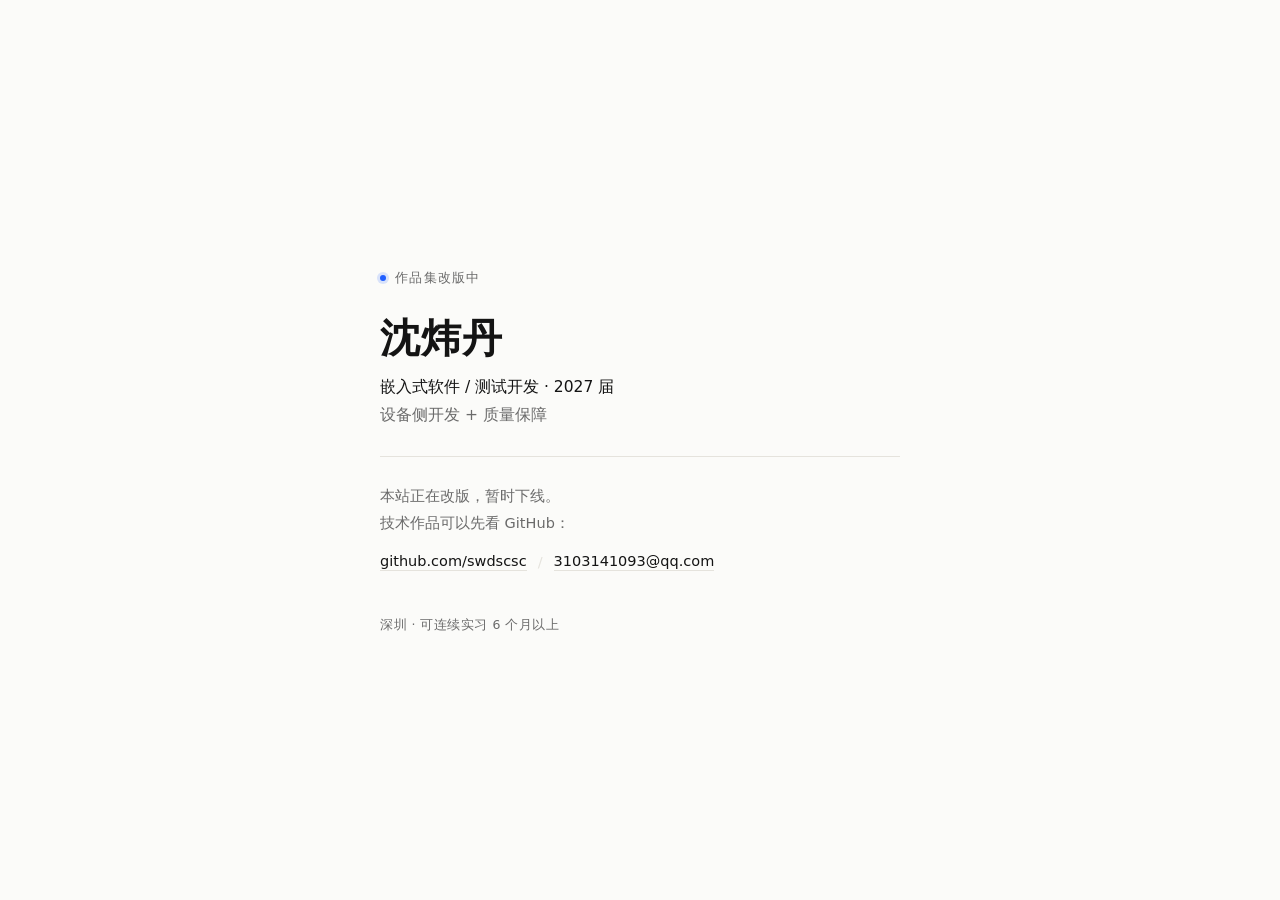
<file: index.html>
<!DOCTYPE html>
<html lang="zh-CN">
<head>
<meta charset="utf-8">
<meta name="viewport" content="width=device-width,initial-scale=1">
<meta name="robots" content="noindex,nofollow,noarchive">
<meta name="description" content="沈炜丹 · 嵌入式软件 / 测试开发 · 2027 届 · 作品集改版中">
<title>沈炜丹 · 作品集改版中</title>
<style>
  :root{
    --bg:#fbfbf9; --ink:#141414; --muted:#6b6b6b;
    --line:#e5e3dd; --accent:#1f5eff;
  }
  @media (prefers-color-scheme: dark){
    :root{ --bg:#0f0f10; --ink:#f2f2f0; --muted:#9c9c98;
           --line:#2b2b2e; --accent:#7ea2ff; }
  }
  *{box-sizing:border-box}
  body{
    margin:0; min-height:100vh; background:var(--bg); color:var(--ink);
    font-family:system-ui,-apple-system,"Segoe UI","PingFang SC","Microsoft YaHei",sans-serif;
    /* flex 居中：main 用 width:100% + max-width，窄屏撑满、宽屏不超宽 */
    display:flex; align-items:center; justify-content:center;
    padding:48px 24px;
    -webkit-font-smoothing:antialiased; text-rendering:optimizeLegibility;
  }
  main{width:100%; max-width:520px}

  .status{display:inline-flex; align-items:center; gap:9px; margin:0 0 28px;
          font-size:12.5px; letter-spacing:.1em; color:var(--muted)}
  .dot{width:6px; height:6px; border-radius:50%; background:var(--accent);
       box-shadow:0 0 0 3px color-mix(in srgb, var(--accent) 16%, transparent)}

  h1{font-size:clamp(30px,7vw,40px); line-height:1.15; font-weight:700;
     letter-spacing:.02em; margin:0 0 16px}
  .role{margin:0 0 7px; font-size:15.5px}
  .tagline{margin:0 0 30px; font-size:15.5px; color:var(--muted)}

  hr{border:0; border-top:1px solid var(--line); margin:0 0 26px}

  .note{margin:0 0 16px; font-size:14.5px; line-height:1.85; color:var(--muted)}
  .links{display:flex; flex-wrap:wrap; align-items:center; gap:6px 11px; margin:0; font-size:14.5px}
  .links a{color:var(--ink); text-decoration:none; padding-bottom:1px;
           border-bottom:1px solid var(--line);
           transition:color .18s ease, border-color .18s ease}
  .links a:hover,.links a:focus-visible{color:var(--accent); border-color:var(--accent)}
  .sep{color:var(--line)}

  footer{margin-top:46px; font-size:12.5px; letter-spacing:.04em; color:var(--muted)}
</style>
</head>
<body>
<main>
  <p class="status"><span class="dot"></span>作品集改版中</p>

  <h1>沈炜丹</h1>
  <p class="role">嵌入式软件 / 测试开发 · 2027 届</p>
  <p class="tagline">设备侧开发 + 质量保障</p>

  <hr>

  <p class="note">本站正在改版，暂时下线。<br>技术作品可以先看 GitHub：</p>
  <p class="links">
    <a href="https://github.com/swdscsc" target="_blank" rel="noopener">github.com/swdscsc</a>
    <span class="sep">/</span>
    <a href="mailto:3103141093@qq.com">3103141093@qq.com</a>
  </p>

  <footer>深圳 · 可连续实习 6 个月以上</footer>
</main>
</body>
</html>
</file>
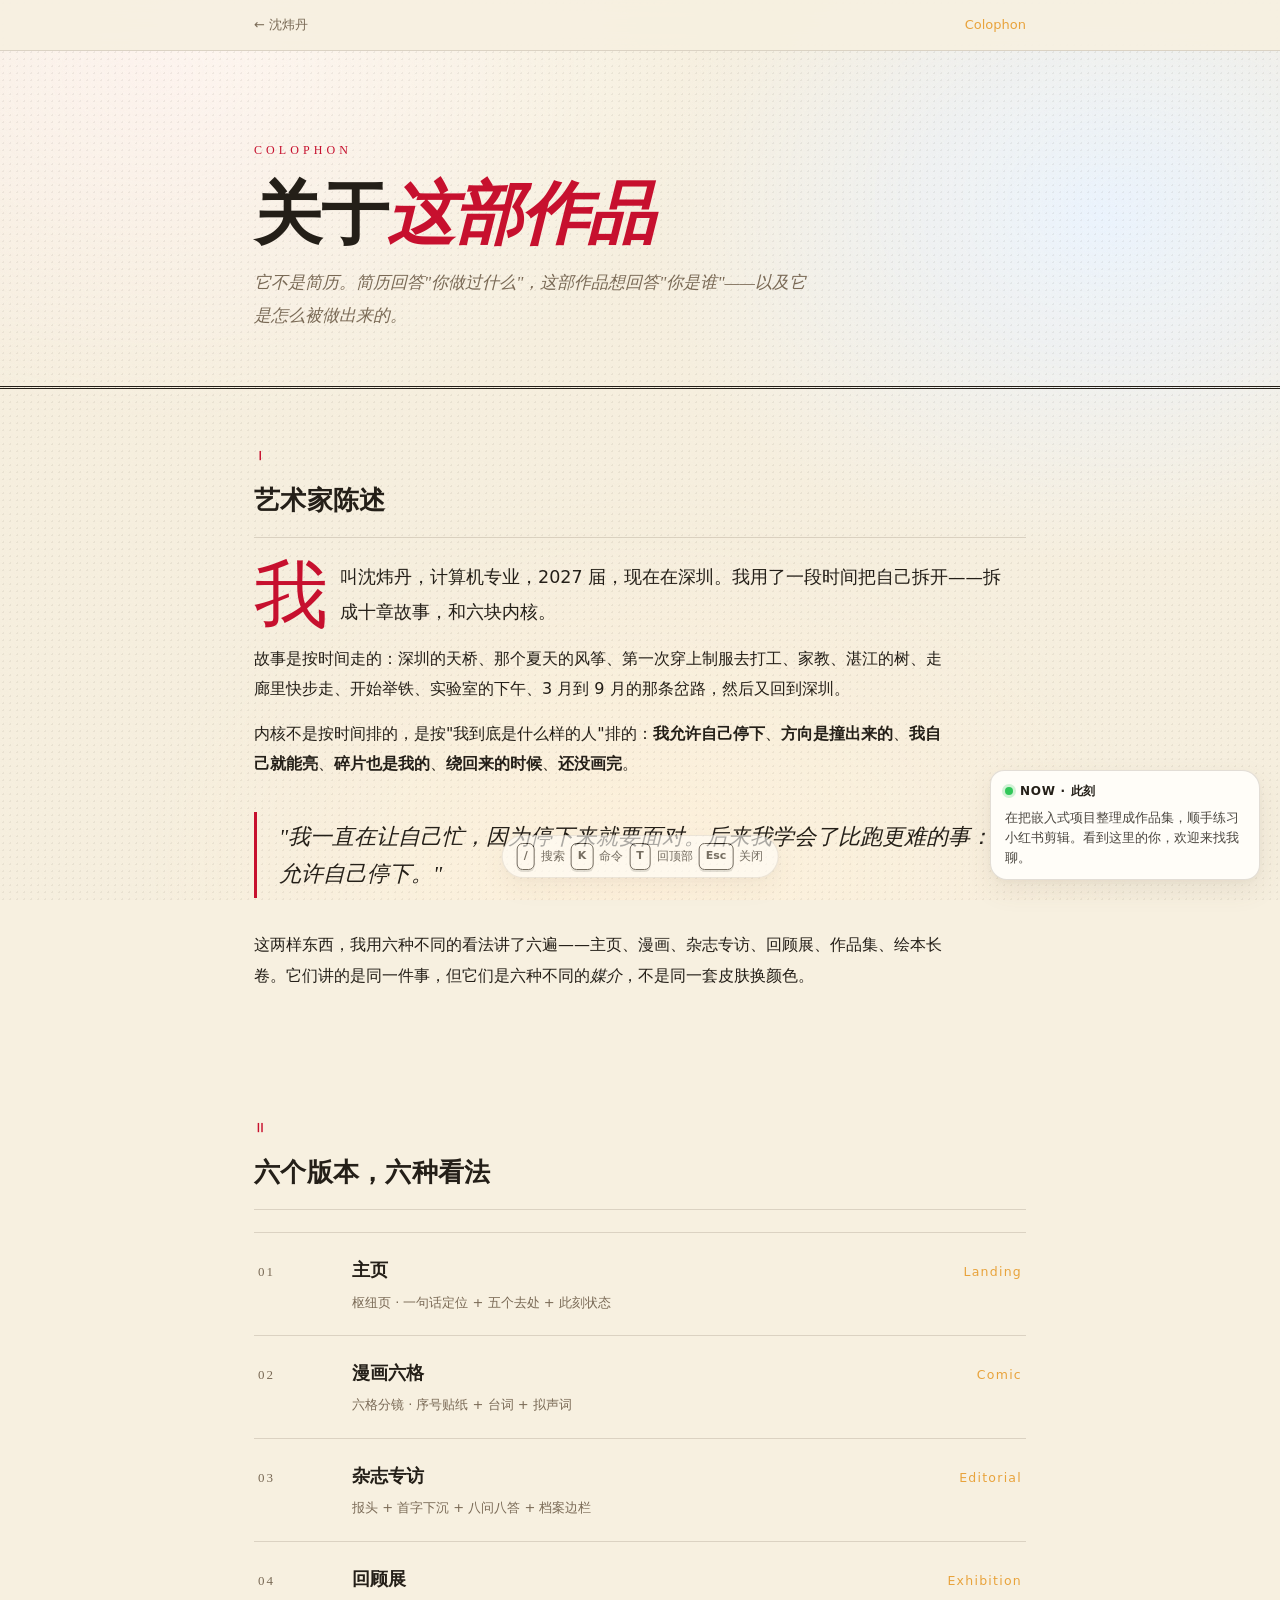
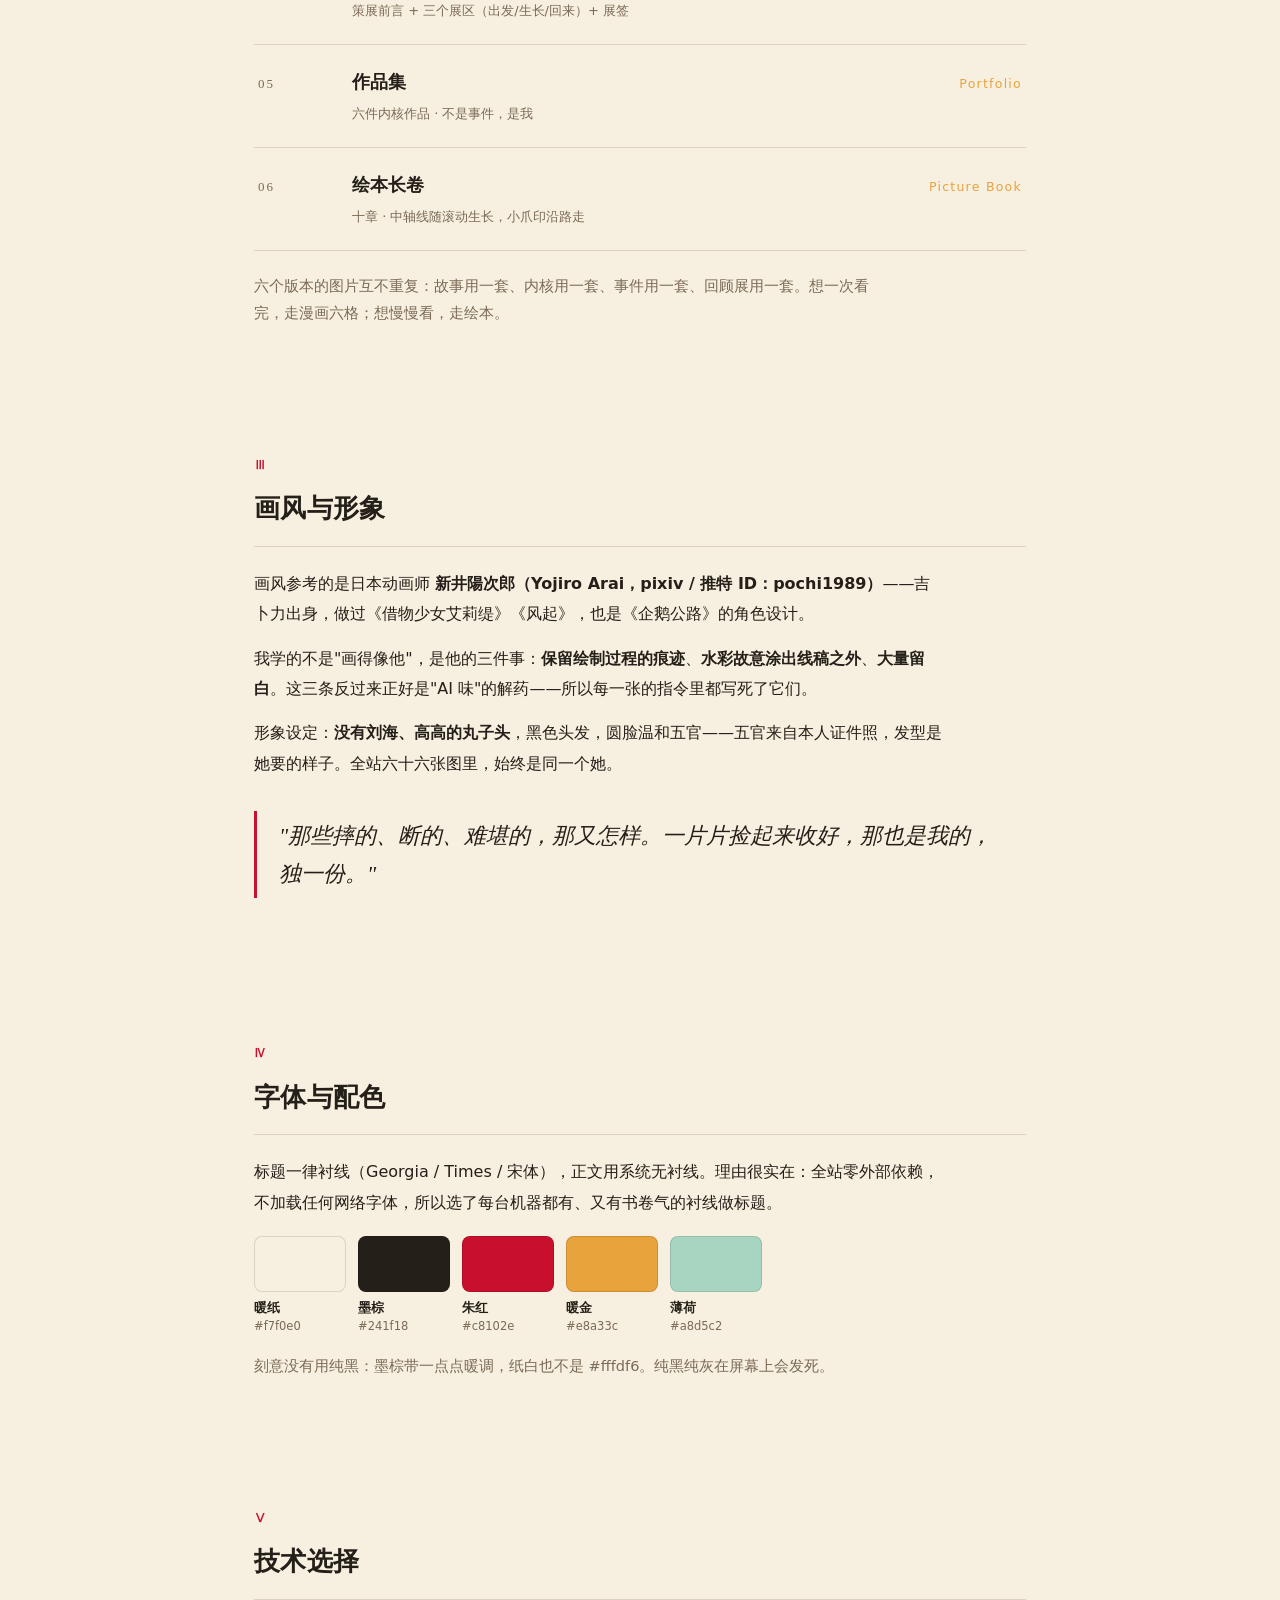
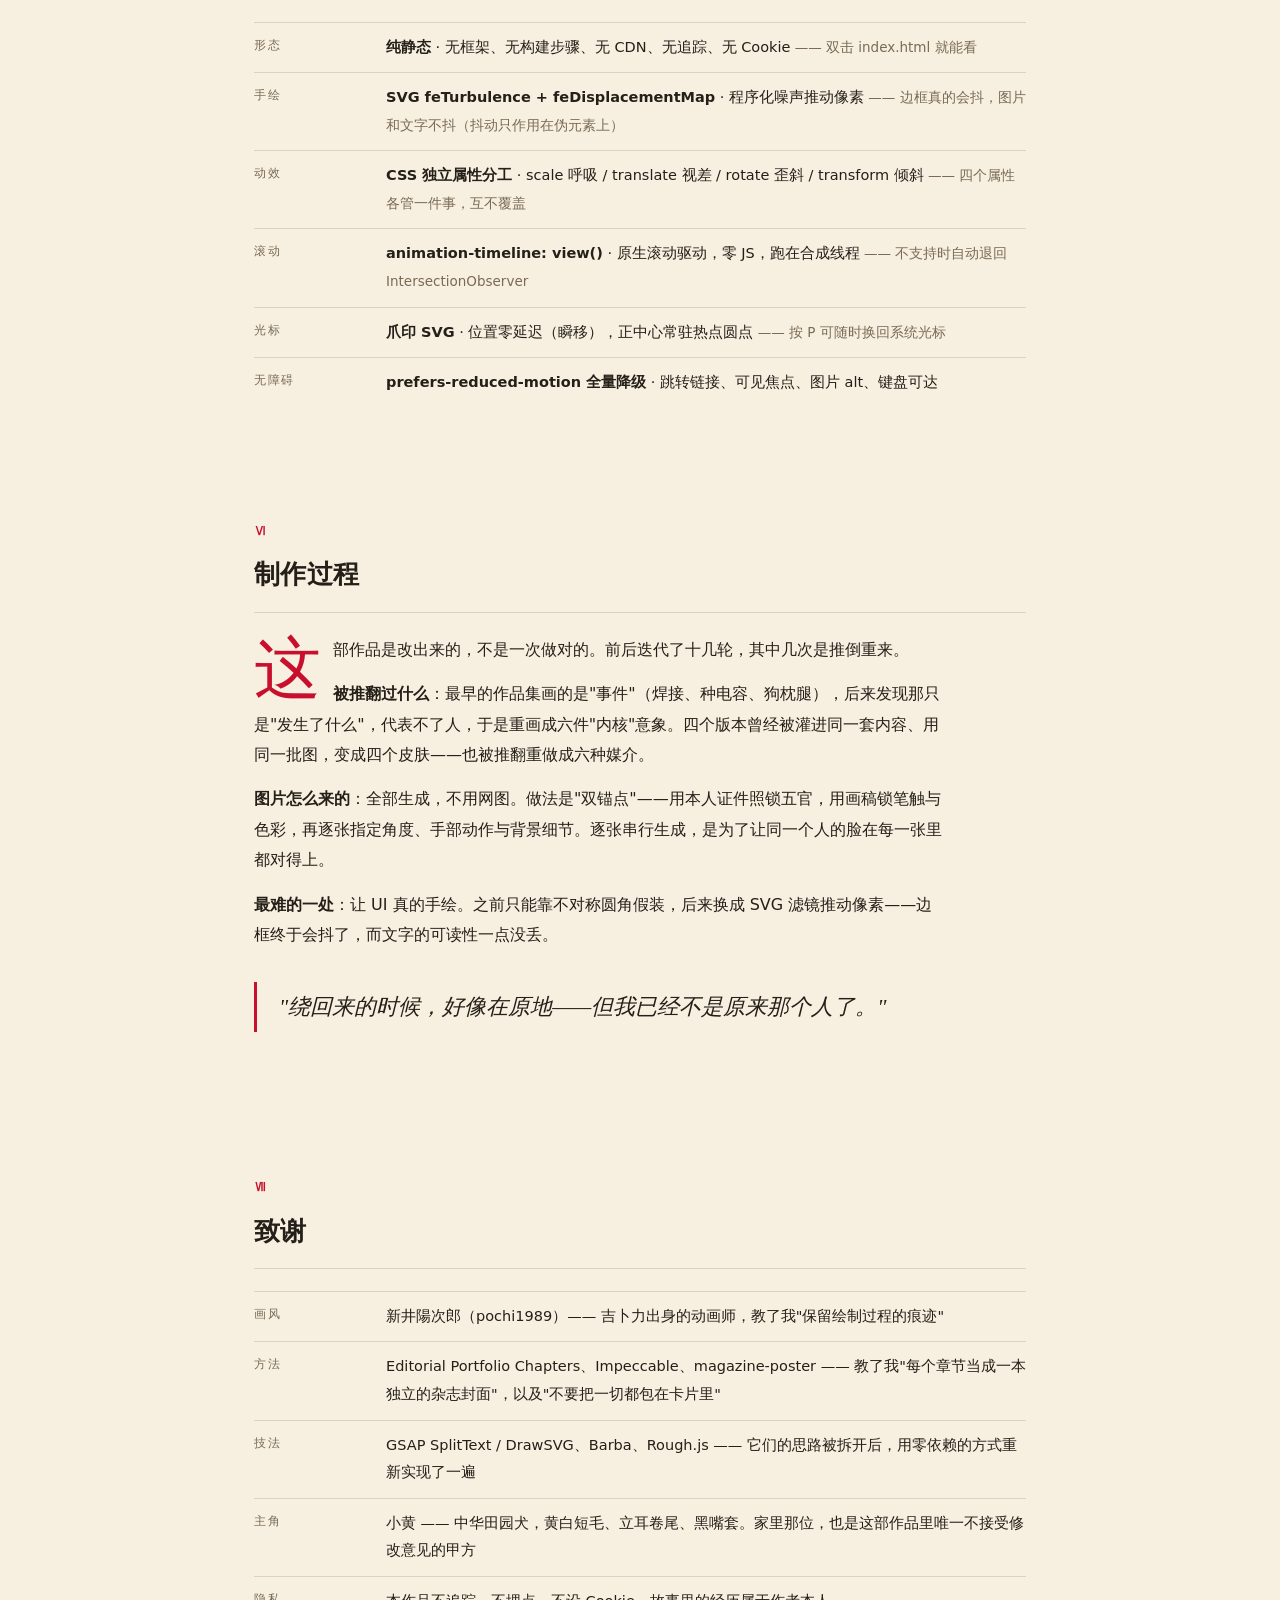
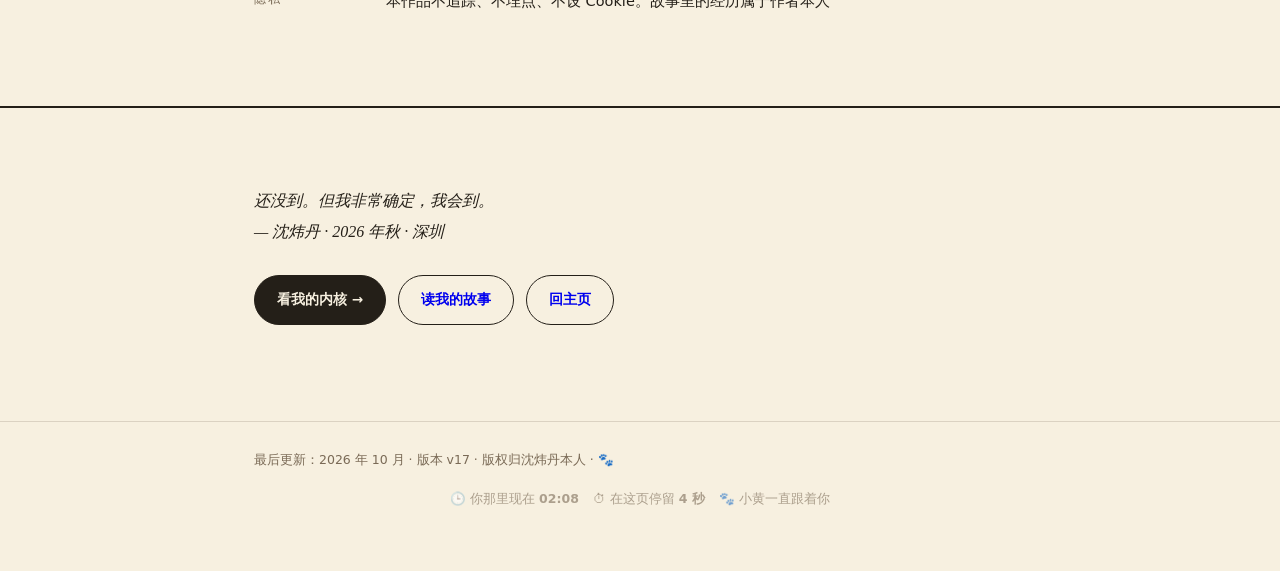
<file: colophon.html>
<!DOCTYPE html>
<html lang="zh-CN">
<head>
<meta charset="UTF-8">
<meta name="viewport" content="width=device-width, initial-scale=1.0">
<title>Colophon · 关于这部作品 — 沈炜丹</title>
<meta name="description" content="这部作品是怎么做出来的：六个版本、画风来源、形象设定、字体配色、技术选择与制作过程。">
<meta property="og:title" content="Colophon · 关于这部作品">
<meta property="og:description" content="不是简历。是一部关于「我是谁」的作品。">
<meta property="og:image" content="assets/art/core/core-01.jpg">
<meta property="og:type" content="website">
<meta name="theme-color" content="#f7f0e0">
<link rel="icon" href="data:image/svg+xml,%3Csvg xmlns='http://www.w3.org/2000/svg' viewBox='0 0 32 32'%3E%3Ctext y='26' font-size='26'%3E%F0%9F%90%BE%3C/text%3E%3C/svg%3E">
<link rel="stylesheet" href="assets/unified.css">
<style>
:root{
  --bg:#f7f0e0; --card:#fffdf6; --ink:#241f18; --muted:#7a6a56;
  --hair:rgba(74,58,42,.16); --accent:#c8102e; --gold:#e8a33c;
  --ease:cubic-bezier(.2,.75,.25,1); --ease-out:cubic-bezier(.16,1,.3,1);
  --serif:Georgia,"Times New Roman","Songti SC",serif;
  --sans:system-ui,-apple-system,"PingFang SC","Microsoft YaHei",sans-serif;
}
*{box-sizing:border-box;margin:0;padding:0}
html{scroll-behavior:smooth}
body{font-family:var(--sans);color:var(--ink);line-height:1.9;font-size:16px;
  background:var(--bg);
  background-image:
    radial-gradient(70vw 50vw at 16% 4%,#fffdf5,transparent 60%),
    radial-gradient(58vw 44vw at 86% 24%,#f2f7ff,transparent 62%),
    radial-gradient(62vw 46vw at 50% 100%,#fff4e2,transparent 64%);
  background-attachment:fixed}
body::before{content:'';position:fixed;inset:0;z-index:0;pointer-events:none;opacity:.06;
  background-image:radial-gradient(#241f18 1px,transparent 1px);background-size:7px 7px}
.wrap{max-width:820px;margin:0 auto;padding:0 24px;position:relative;z-index:1}

/* 报头 */
#masthead{padding:88px 0 40px;border-bottom:3px double var(--ink)}
#masthead .folio{font-family:var(--serif);font-size:12px;letter-spacing:.34em;color:var(--accent)}
#masthead h1{font-family:var(--serif);font-size:clamp(38px,7vw,68px);line-height:1.08;
  letter-spacing:-.02em;margin-top:16px}
#masthead h1 em{font-style:italic;color:var(--accent)}
#masthead .deck{font-family:var(--serif);font-style:italic;font-size:17px;
  color:var(--muted);margin-top:16px;max-width:560px}

/* 章节 */
section{padding:56px 0}
section h2{font-family:var(--serif);font-size:26px;letter-spacing:.01em;
  padding-bottom:12px;border-bottom:1px solid var(--hair);margin-bottom:22px}
section h2 .n{font-size:12px;letter-spacing:.24em;color:var(--accent);
  display:block;margin-bottom:8px;font-family:var(--serif)}
p{margin:14px 0;max-width:68ch}
p.lead{font-size:17.5px;line-height:2}
.quote{font-family:var(--serif);font-style:italic;font-size:clamp(17px,2.2vw,22px);
  line-height:1.7;border-left:3px solid var(--accent);padding:6px 0 6px 22px;margin:32px 0;color:var(--ink)}
.drop::first-letter{float:left;font-family:var(--serif);font-size:4.2em;line-height:.82;
  padding:6px 12px 0 0;color:var(--accent)}

/* 六个版本导览 */
.versions{border-top:1px solid var(--hair)}
.versions a{display:grid;grid-template-columns:76px 1fr auto;gap:18px;align-items:baseline;
  padding:20px 4px;border-bottom:1px solid var(--hair);text-decoration:none;color:var(--ink);
  transition:padding-left .25s var(--ease),color .25s}
.versions a:hover{padding-left:14px;color:var(--accent)}
.versions .vn{font-family:var(--serif);font-size:13px;letter-spacing:.16em;color:var(--muted)}
.versions b{font-size:18px;display:block}
.versions .vt{font-size:13px;color:var(--muted);margin-top:3px;display:block}
.versions .vg{font-size:12.5px;color:var(--gold);letter-spacing:.1em;white-space:nowrap}

/* 规格表 */
.spec{display:grid;grid-template-columns:132px 1fr;gap:0;font-size:14.5px}
.spec dt{padding:11px 0;border-top:1px solid var(--hair);color:var(--muted);
  font-size:12px;letter-spacing:.14em;text-transform:uppercase}
.spec dd{padding:11px 0;border-top:1px solid var(--hair)}
.spec dd b{font-weight:600}
.spec dd em{font-style:normal;color:var(--muted);font-size:13.5px}

/* 色卡 */
.swatches{display:flex;gap:12px;flex-wrap:wrap;margin:18px 0}
.sw{width:92px}
.sw i{display:block;height:56px;border-radius:8px;border:1px solid rgba(0,0,0,.12)}
.sw span{display:block;font-size:11.5px;color:var(--muted);margin-top:7px;line-height:1.5}
.sw span b{display:block;color:var(--ink);font-size:12.5px}

/* 尾巴 */
#fin{padding:64px 0 96px;border-top:2px solid var(--ink);margin-top:24px}
#fin .sig{font-family:var(--serif);font-style:italic;font-size:16px}
#fin .row{display:flex;gap:12px;flex-wrap:wrap;margin-top:28px}
#fin .row a{text-decoration:none;padding:11px 22px;border-radius:999px;
  border:1.5px solid var(--ink);font-size:13.5px;font-weight:700;
  transition:transform .2s var(--ease),box-shadow .2s var(--ease)}
#fin .row a:hover{transform:translateY(-3px);box-shadow:4px 4px 0 var(--ink)}
#fin .row a.pri{background:var(--ink);color:var(--bg)}
footer{border-top:1px solid var(--hair);padding:26px 0 60px;font-size:12.5px;color:var(--muted)}
nav#top{position:sticky;top:0;z-index:60;background:rgba(247,240,224,.9);
  backdrop-filter:blur(10px);border-bottom:1px solid var(--hair)}
nav#top .in{max-width:820px;margin:0 auto;height:50px;display:flex;align-items:center;
  justify-content:space-between;padding:0 24px;font-size:13px}
nav#top a{text-decoration:none;color:var(--muted)}
nav#top a:hover{color:var(--ink)}
@media(max-width:640px){
  .versions a{grid-template-columns:1fr;gap:6px}
  .spec{grid-template-columns:1fr}
  .spec dt{padding-bottom:0;border:none}
  .spec dd{padding-top:4px}
}
</style>
</head>
<body data-style="cream">
<nav id="top">
  <div class="in">
    <a href="index.html">← 沈炜丹</a>
    <span style="color:var(--gold)">Colophon</span>
  </div>
</nav>

<header id="masthead">
  <div class="wrap">
    <div class="folio">COLOPHON</div>
    <h1>关于<em>这部作品</em></h1>
    <p class="deck">它不是简历。简历回答"你做过什么"，这部作品想回答"你是谁"——以及它是怎么被做出来的。</p>
  </div>
</header>

<main class="wrap">

<section>
  <h2><span class="n">Ⅰ</span>艺术家陈述</h2>
  <p class="lead drop">我叫沈炜丹，计算机专业，2027 届，现在在深圳。我用了一段时间把自己拆开——拆成十章故事，和六块内核。</p>
  <p>故事是按时间走的：深圳的天桥、那个夏天的风筝、第一次穿上制服去打工、家教、湛江的树、走廊里快步走、开始举铁、实验室的下午、3 月到 9 月的那条岔路，然后又回到深圳。</p>
  <p>内核不是按时间排的，是按"我到底是什么样的人"排的：<b>我允许自己停下</b>、<b>方向是撞出来的</b>、<b>我自己就能亮</b>、<b>碎片也是我的</b>、<b>绕回来的时候</b>、<b>还没画完</b>。</p>
  <p class="quote">"我一直在让自己忙，因为停下来就要面对。后来我学会了比跑更难的事：允许自己停下。"</p>
  <p>这两样东西，我用六种不同的看法讲了六遍——主页、漫画、杂志专访、回顾展、作品集、绘本长卷。它们讲的是同一件事，但它们是六种不同的<em>媒介</em>，不是同一套皮肤换颜色。</p>
</section>

<section>
  <h2><span class="n">Ⅱ</span>六个版本，六种看法</h2>
  <div class="versions">
    <a href="index.html"><span class="vn">01</span><span><b>主页</b><span class="vt">枢纽页 · 一句话定位 + 五个去处 + 此刻状态</span></span><span class="vg">Landing</span></a>
    <a href="styleA.html"><span class="vn">02</span><span><b>漫画六格</b><span class="vt">六格分镜 · 序号贴纸 + 台词 + 拟声词</span></span><span class="vg">Comic</span></a>
    <a href="editorial.html"><span class="vn">03</span><span><b>杂志专访</b><span class="vt">报头 + 首字下沉 + 八问八答 + 档案边栏</span></span><span class="vg">Editorial</span></a>
    <a href="gallery.html"><span class="vn">04</span><span><b>回顾展</b><span class="vt">策展前言 + 三个展区（出发/生长/回来）+ 展签</span></span><span class="vg">Exhibition</span></a>
    <a href="studio.html"><span class="vn">05</span><span><b>作品集</b><span class="vt">六件内核作品 · 不是事件，是我</span></span><span class="vg">Portfolio</span></a>
    <a href="story-yojiro.html"><span class="vn">06</span><span><b>绘本长卷</b><span class="vt">十章 · 中轴线随滚动生长，小爪印沿路走</span></span><span class="vg">Picture Book</span></a>
  </div>
  <p style="margin-top:22px;font-size:14.5px;color:var(--muted)">六个版本的图片互不重复：故事用一套、内核用一套、事件用一套、回顾展用一套。想一次看完，走漫画六格；想慢慢看，走绘本。</p>
</section>

<section>
  <h2><span class="n">Ⅲ</span>画风与形象</h2>
  <p>画风参考的是日本动画师 <b>新井陽次郎（Yojiro Arai，pixiv / 推特 ID：pochi1989）</b>——吉卜力出身，做过《借物少女艾莉缇》《风起》，也是《企鹅公路》的角色设计。</p>
  <p>我学的不是"画得像他"，是他的三件事：<b>保留绘制过程的痕迹</b>、<b>水彩故意涂出线稿之外</b>、<b>大量留白</b>。这三条反过来正好是"AI 味"的解药——所以每一张的指令里都写死了它们。</p>
  <p>形象设定：<b>没有刘海、高高的丸子头</b>，黑色头发，圆脸温和五官——五官来自本人证件照，发型是她要的样子。全站六十六张图里，始终是同一个她。</p>
  <p class="quote">"那些摔的、断的、难堪的，那又怎样。一片片捡起来收好，那也是我的，独一份。"</p>
</section>

<section>
  <h2><span class="n">Ⅳ</span>字体与配色</h2>
  <p>标题一律衬线（Georgia / Times / 宋体），正文用系统无衬线。理由很实在：全站零外部依赖，不加载任何网络字体，所以选了每台机器都有、又有书卷气的衬线做标题。</p>
  <div class="swatches">
    <div class="sw"><i style="background:#f7f0e0"></i><span><b>暖纸</b>#f7f0e0</span></div>
    <div class="sw"><i style="background:#241f18"></i><span><b>墨棕</b>#241f18</span></div>
    <div class="sw"><i style="background:#c8102e"></i><span><b>朱红</b>#c8102e</span></div>
    <div class="sw"><i style="background:#e8a33c"></i><span><b>暖金</b>#e8a33c</span></div>
    <div class="sw"><i style="background:#a8d5c2"></i><span><b>薄荷</b>#a8d5c2</span></div>
  </div>
  <p style="font-size:14.5px;color:var(--muted)">刻意没有用纯黑：墨棕带一点点暖调，纸白也不是 #fffdf6。纯黑纯灰在屏幕上会发死。</p>
</section>

<section>
  <h2><span class="n">Ⅴ</span>技术选择</h2>
  <dl class="spec">
    <dt>形态</dt><dd><b>纯静态</b> · 无框架、无构建步骤、无 CDN、无追踪、无 Cookie<em> —— 双击 index.html 就能看</em></dd>
    <dt>手绘</dt><dd><b>SVG feTurbulence + feDisplacementMap</b> · 程序化噪声推动像素<em> —— 边框真的会抖，图片和文字不抖（抖动只作用在伪元素上）</em></dd>
    <dt>动效</dt><dd><b>CSS 独立属性分工</b> · scale 呼吸 / translate 视差 / rotate 歪斜 / transform 倾斜<em> —— 四个属性各管一件事，互不覆盖</em></dd>
    <dt>滚动</dt><dd><b>animation-timeline: view()</b> · 原生滚动驱动，零 JS，跑在合成线程<em> —— 不支持时自动退回 IntersectionObserver</em></dd>
    <dt>光标</dt><dd><b>爪印 SVG</b> · 位置零延迟（瞬移），正中心常驻热点圆点<em> —— 按 P 可随时换回系统光标</em></dd>
    <dt>无障碍</dt><dd><b>prefers-reduced-motion 全量降级</b> · 跳转链接、可见焦点、图片 alt、键盘可达</dd>
  </dl>
</section>

<section>
  <h2><span class="n">Ⅵ</span>制作过程</h2>
  <p class="drop">这部作品是改出来的，不是一次做对的。前后迭代了十几轮，其中几次是推倒重来。</p>
  <p><b>被推翻过什么</b>：最早的作品集画的是"事件"（焊接、种电容、狗枕腿），后来发现那只是"发生了什么"，代表不了人，于是重画成六件"内核"意象。四个版本曾经被灌进同一套内容、用同一批图，变成四个皮肤——也被推翻重做成六种媒介。</p>
  <p><b>图片怎么来的</b>：全部生成，不用网图。做法是"双锚点"——用本人证件照锁五官，用画稿锁笔触与色彩，再逐张指定角度、手部动作与背景细节。逐张串行生成，是为了让同一个人的脸在每一张里都对得上。</p>
  <p><b>最难的一处</b>：让 UI 真的手绘。之前只能靠不对称圆角假装，后来换成 SVG 滤镜推动像素——边框终于会抖了，而文字的可读性一点没丢。</p>
  <p class="quote">"绕回来的时候，好像在原地——但我已经不是原来那个人了。"</p>
</section>

<section>
  <h2><span class="n">Ⅶ</span>致谢</h2>
  <dl class="spec">
    <dt>画风</dt><dd>新井陽次郎（pochi1989）—— 吉卜力出身的动画师，教了我"保留绘制过程的痕迹"</dd>
    <dt>方法</dt><dd>Editorial Portfolio Chapters、Impeccable、magazine-poster —— 教了我"每个章节当成一本独立的杂志封面"，以及"不要把一切都包在卡片里"</dd>
    <dt>技法</dt><dd>GSAP SplitText / DrawSVG、Barba、Rough.js —— 它们的思路被拆开后，用零依赖的方式重新实现了一遍</dd>
    <dt>主角</dt><dd>小黄 —— 中华田园犬，黄白短毛、立耳卷尾、黑嘴套。家里那位，也是这部作品里唯一不接受修改意见的甲方</dd>
    <dt>隐私</dt><dd>本作品不追踪、不埋点、不设 Cookie。故事里的经历属于作者本人</dd>
  </dl>
</section>

</main>

<section id="fin">
  <div class="wrap">
    <p class="sig">还没到。但我非常确定，我会到。<br>— 沈炜丹 · 2026 年秋 · 深圳</p>
    <div class="row">
      <a class="pri" href="studio.html">看我的内核 →</a>
      <a href="story-yojiro.html">读我的故事</a>
      <a href="index.html">回主页</a>
    </div>
  </div>
</section>

<footer>
  <div class="wrap">最后更新：2026 年 10 月 · 版本 v17 · 版权归沈炜丹本人 · 🐾</div>
</footer>

<script src="assets/delight.js" defer></script>
<script src="assets/motion.js" defer></script>
<script src="assets/handdrawn.js" defer></script>
</body>
</html>
</file>
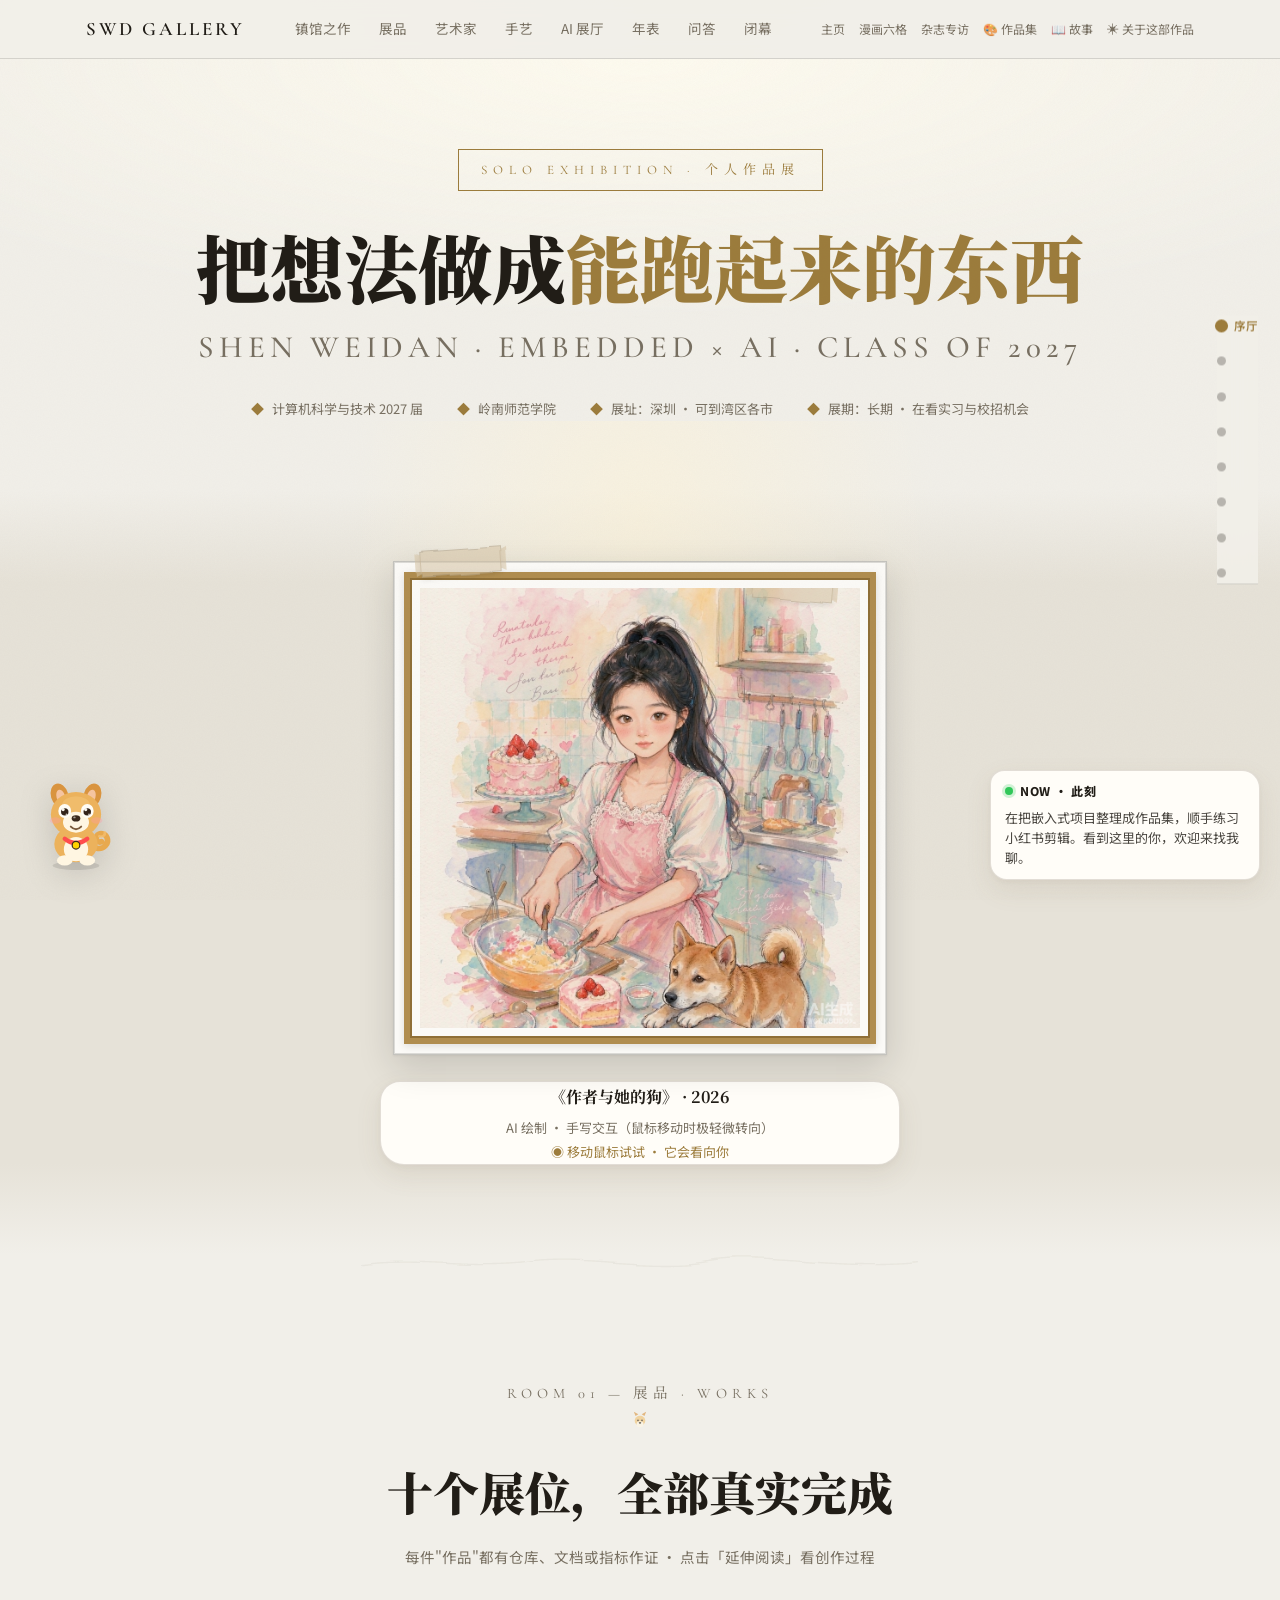
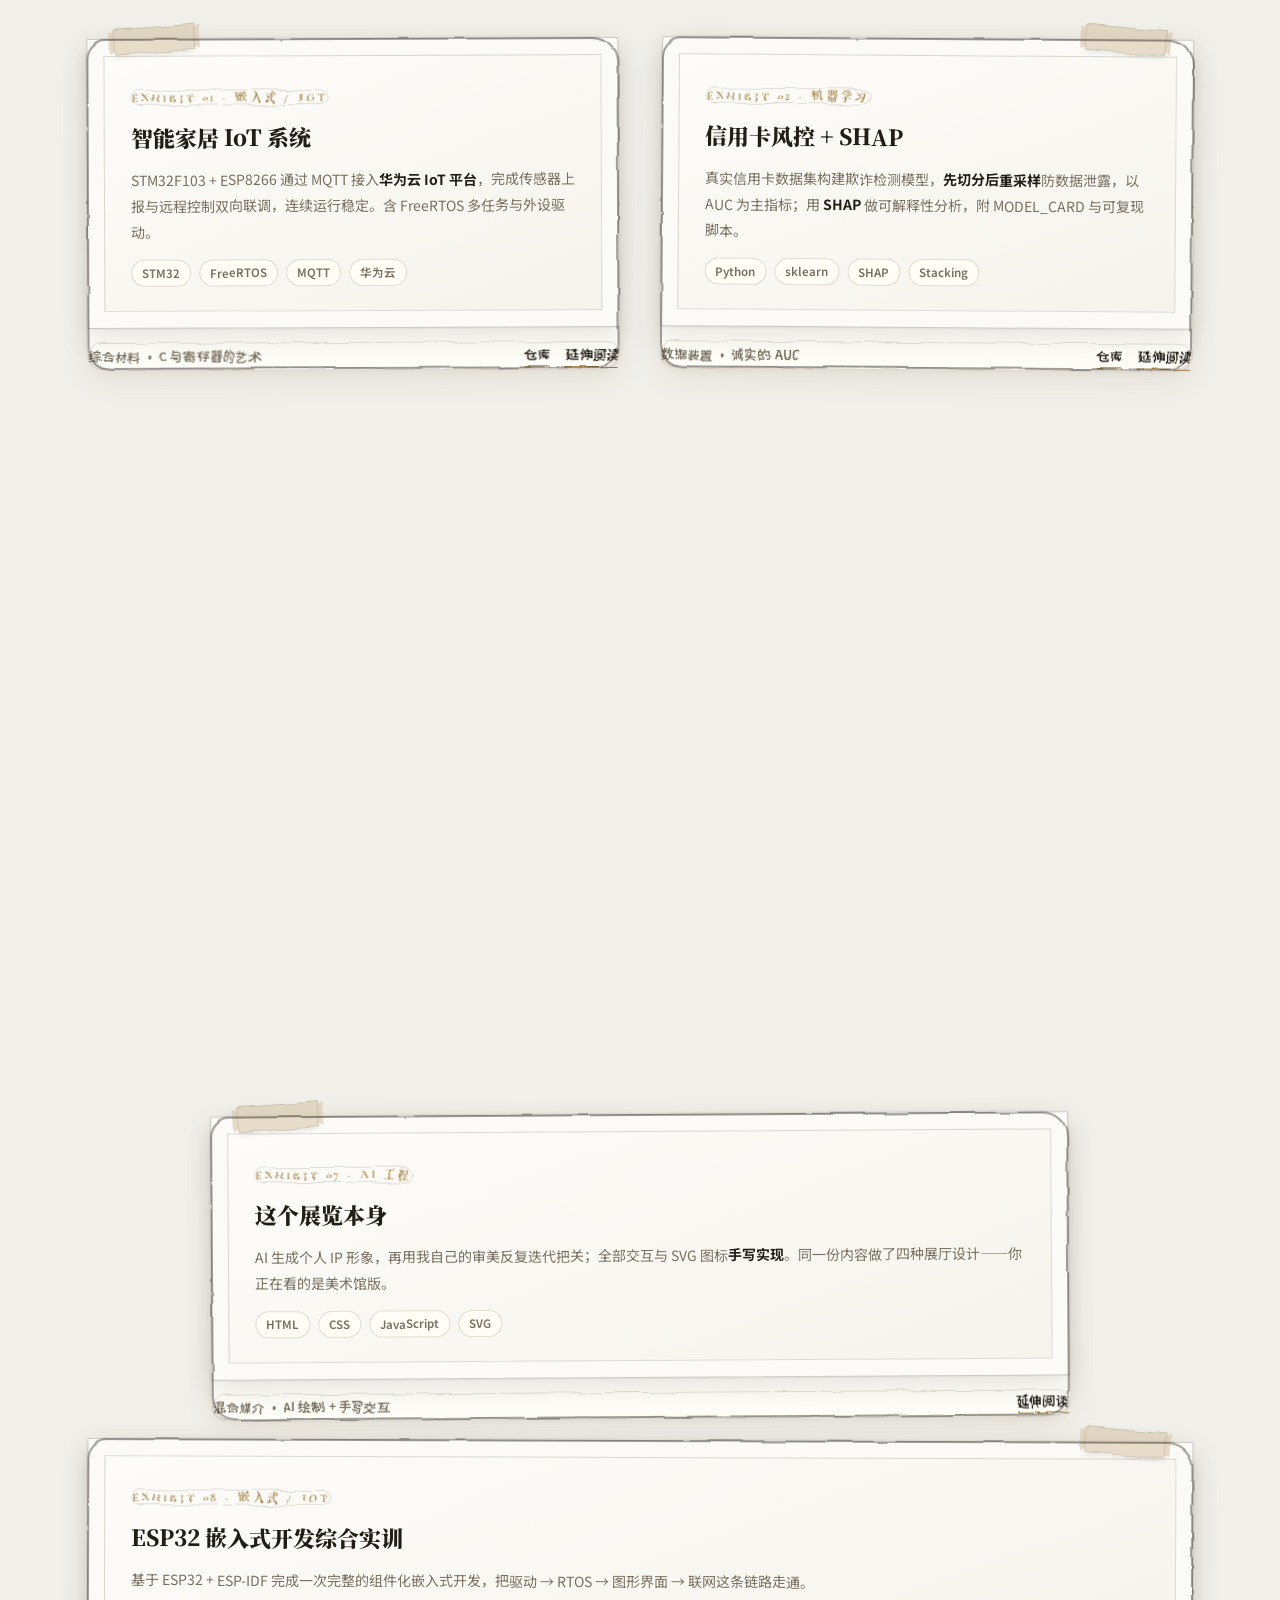
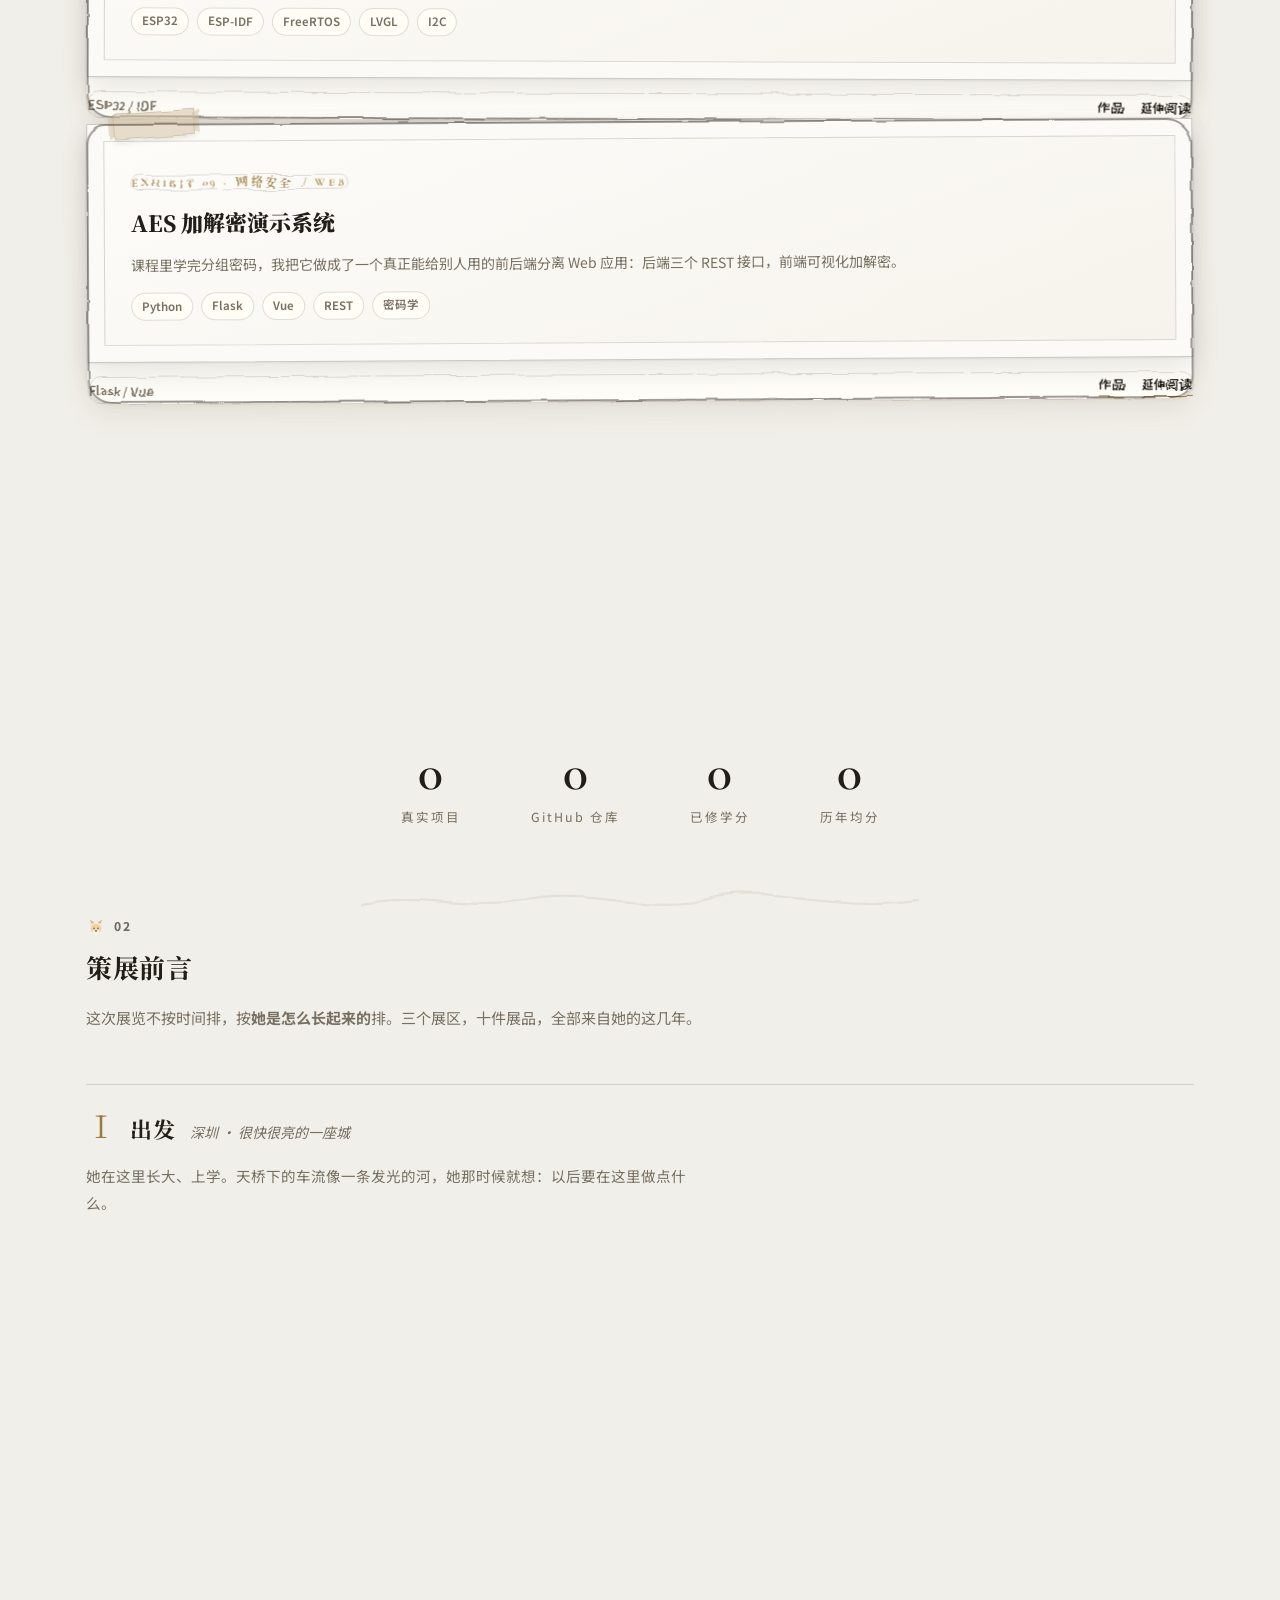
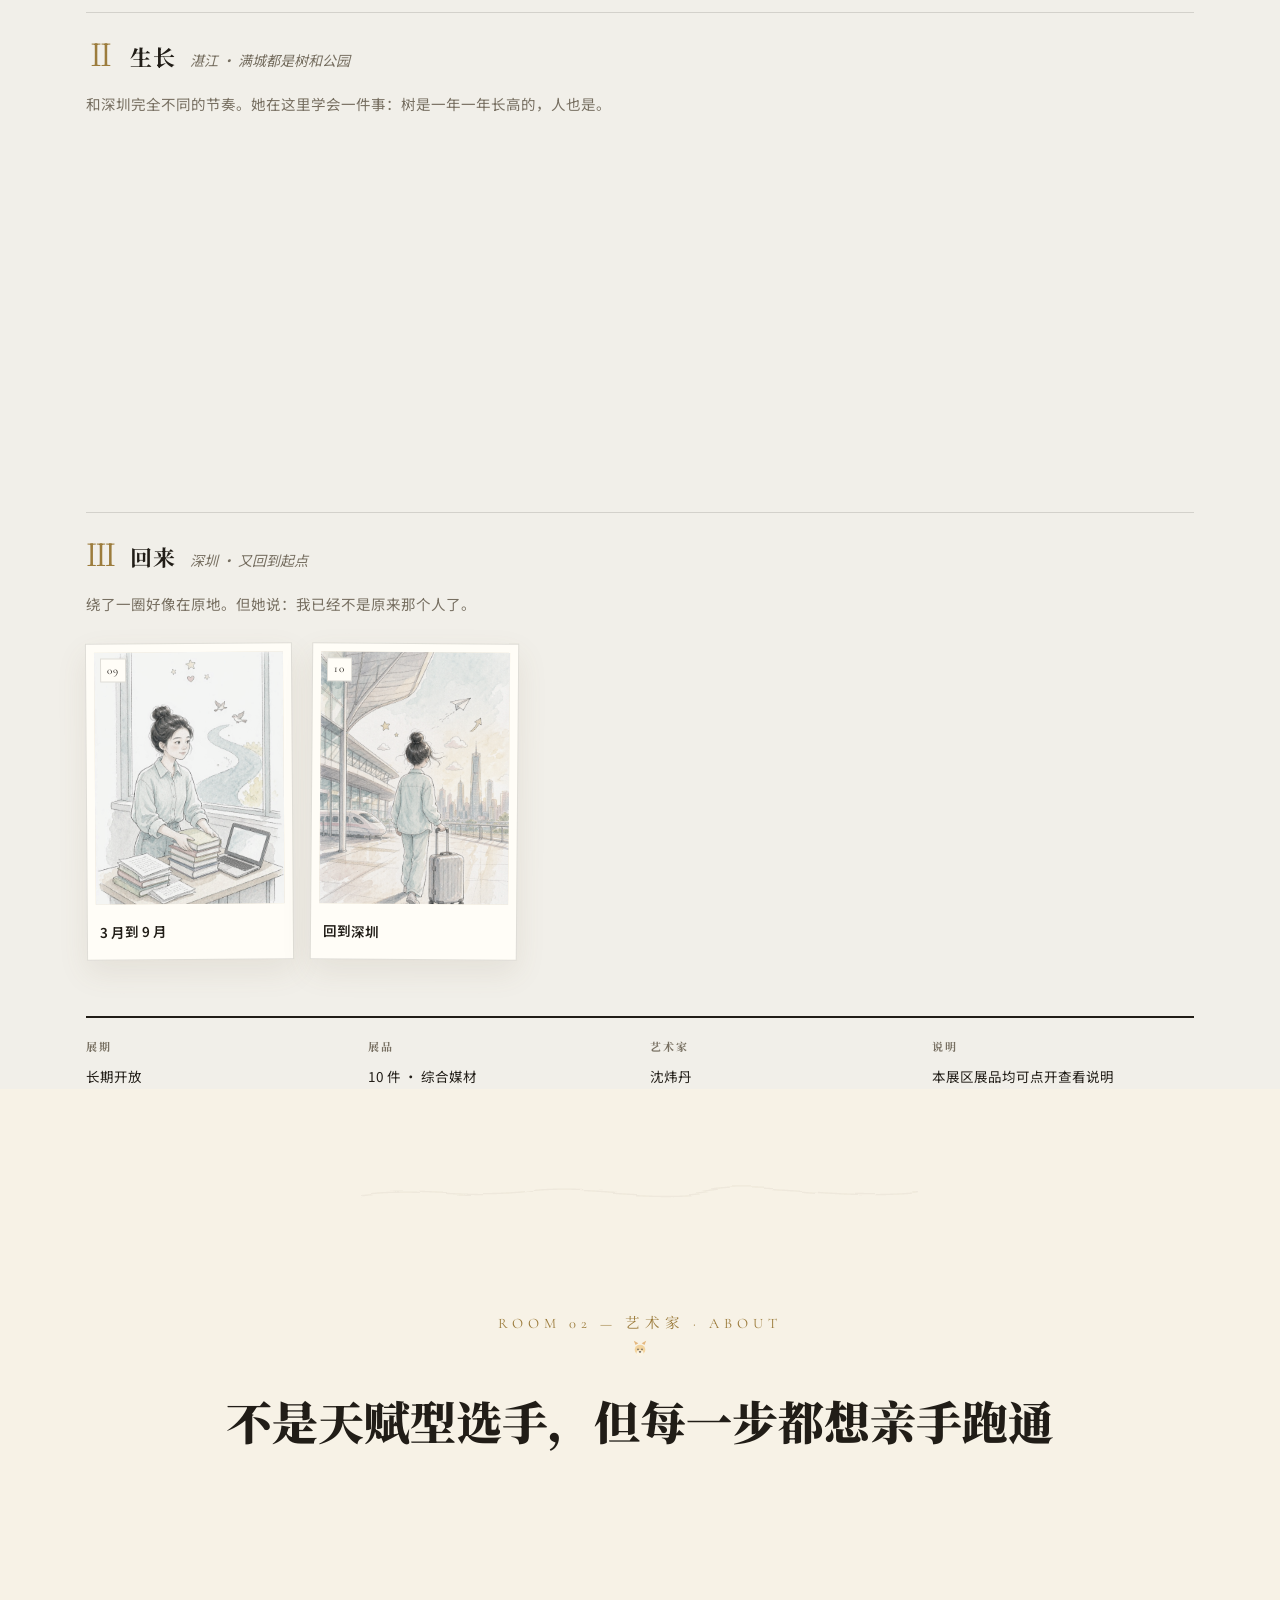
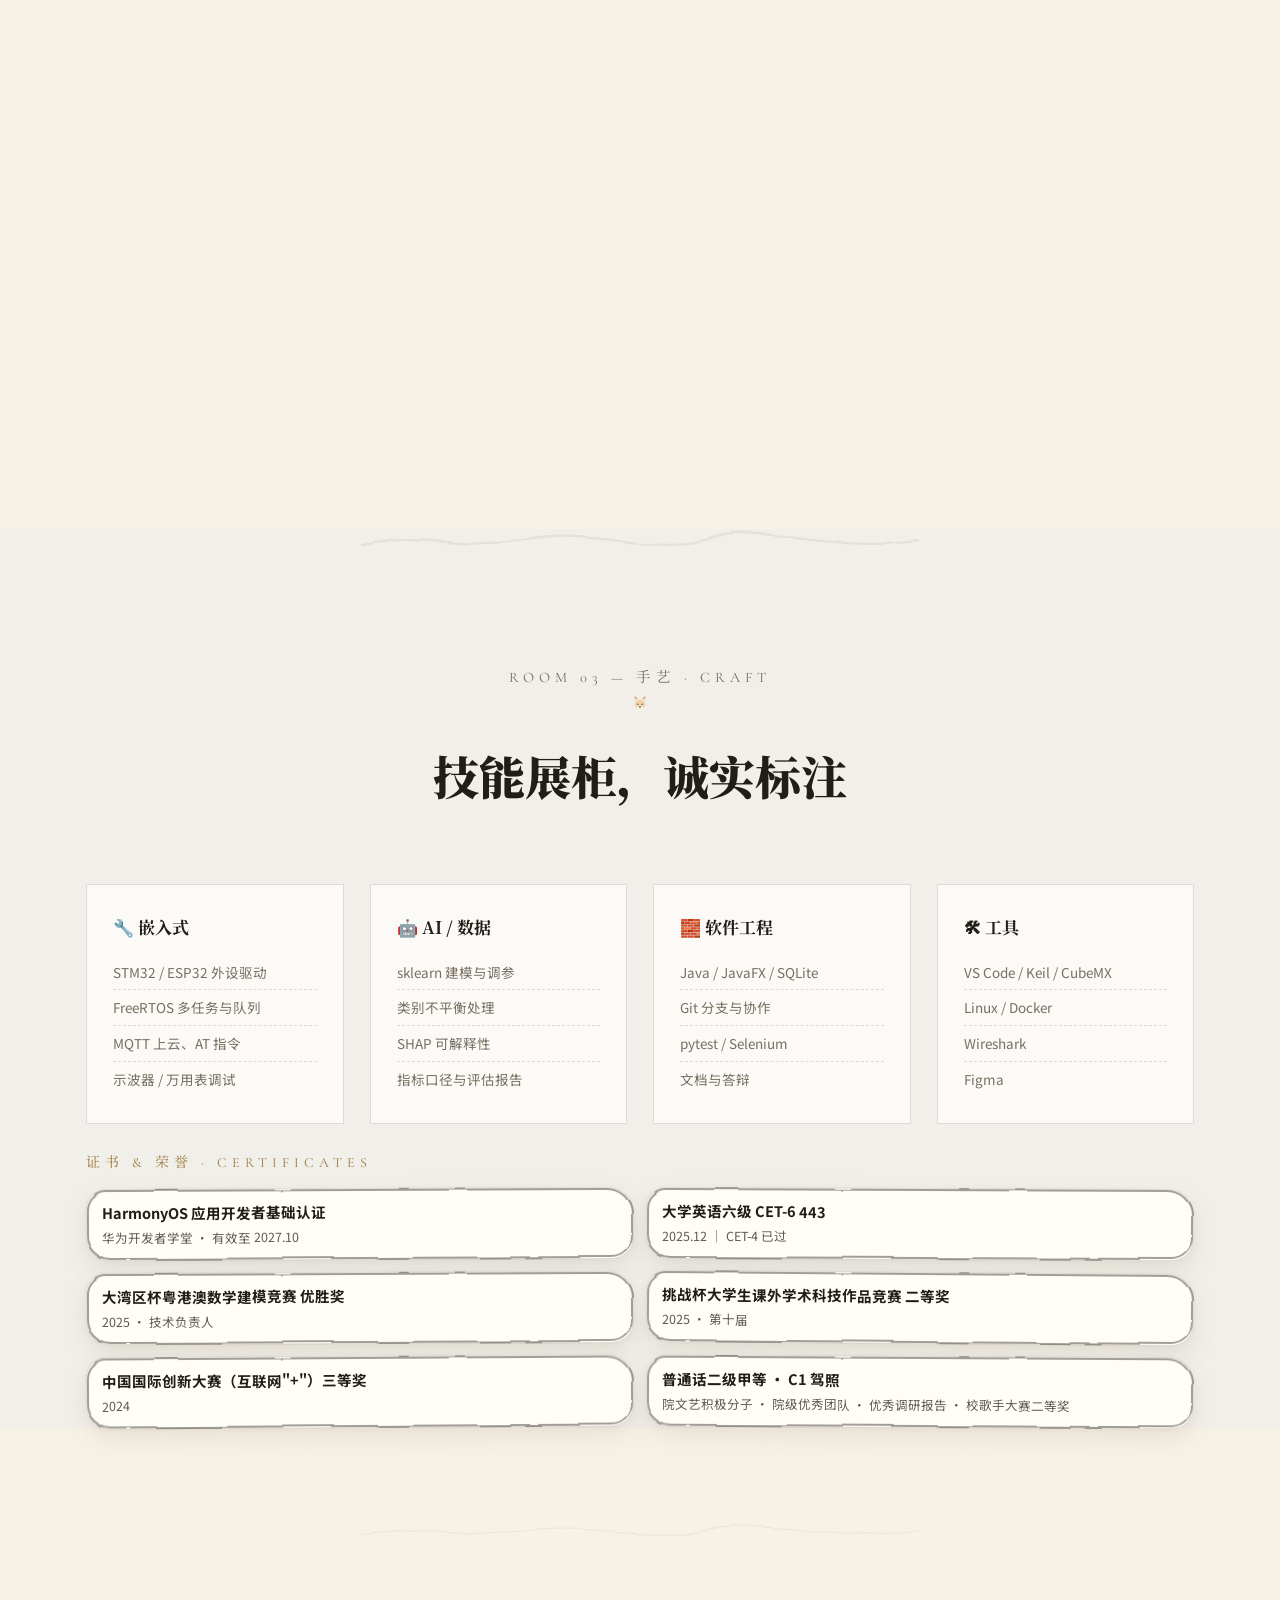
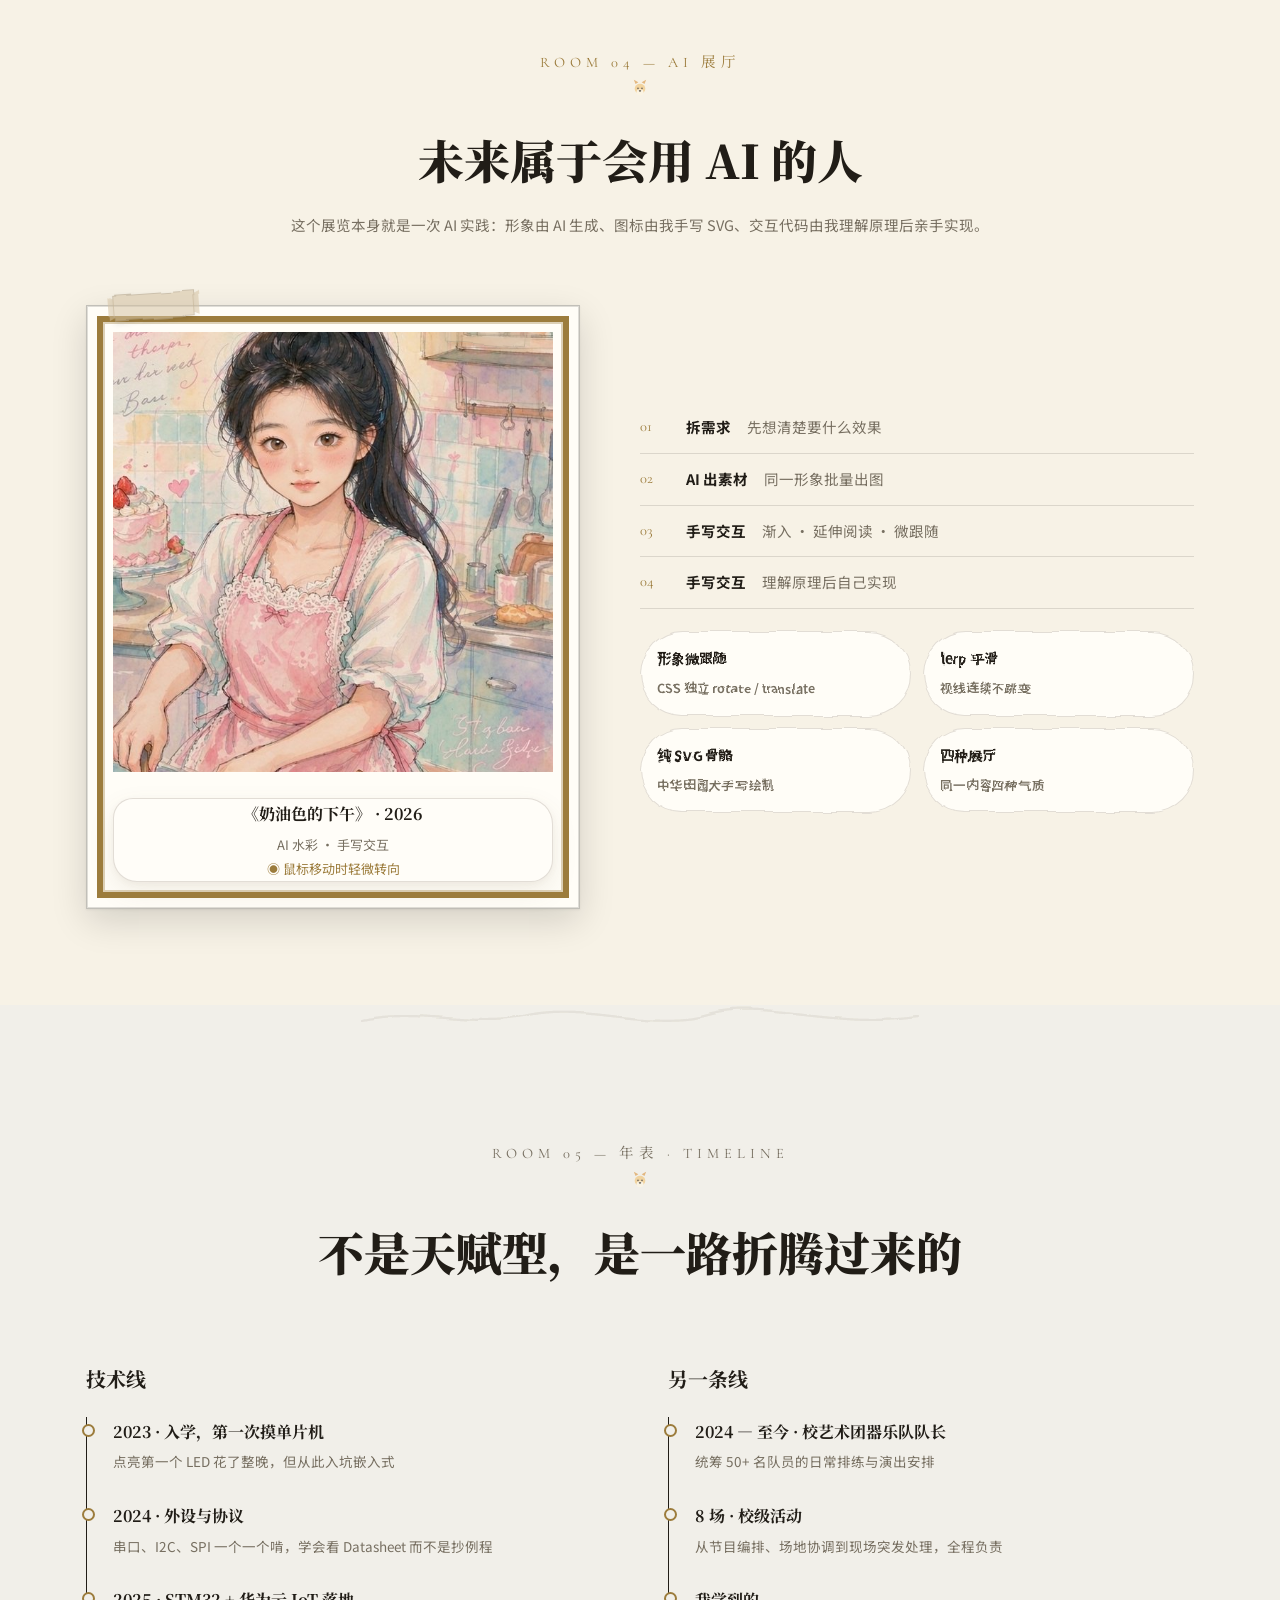
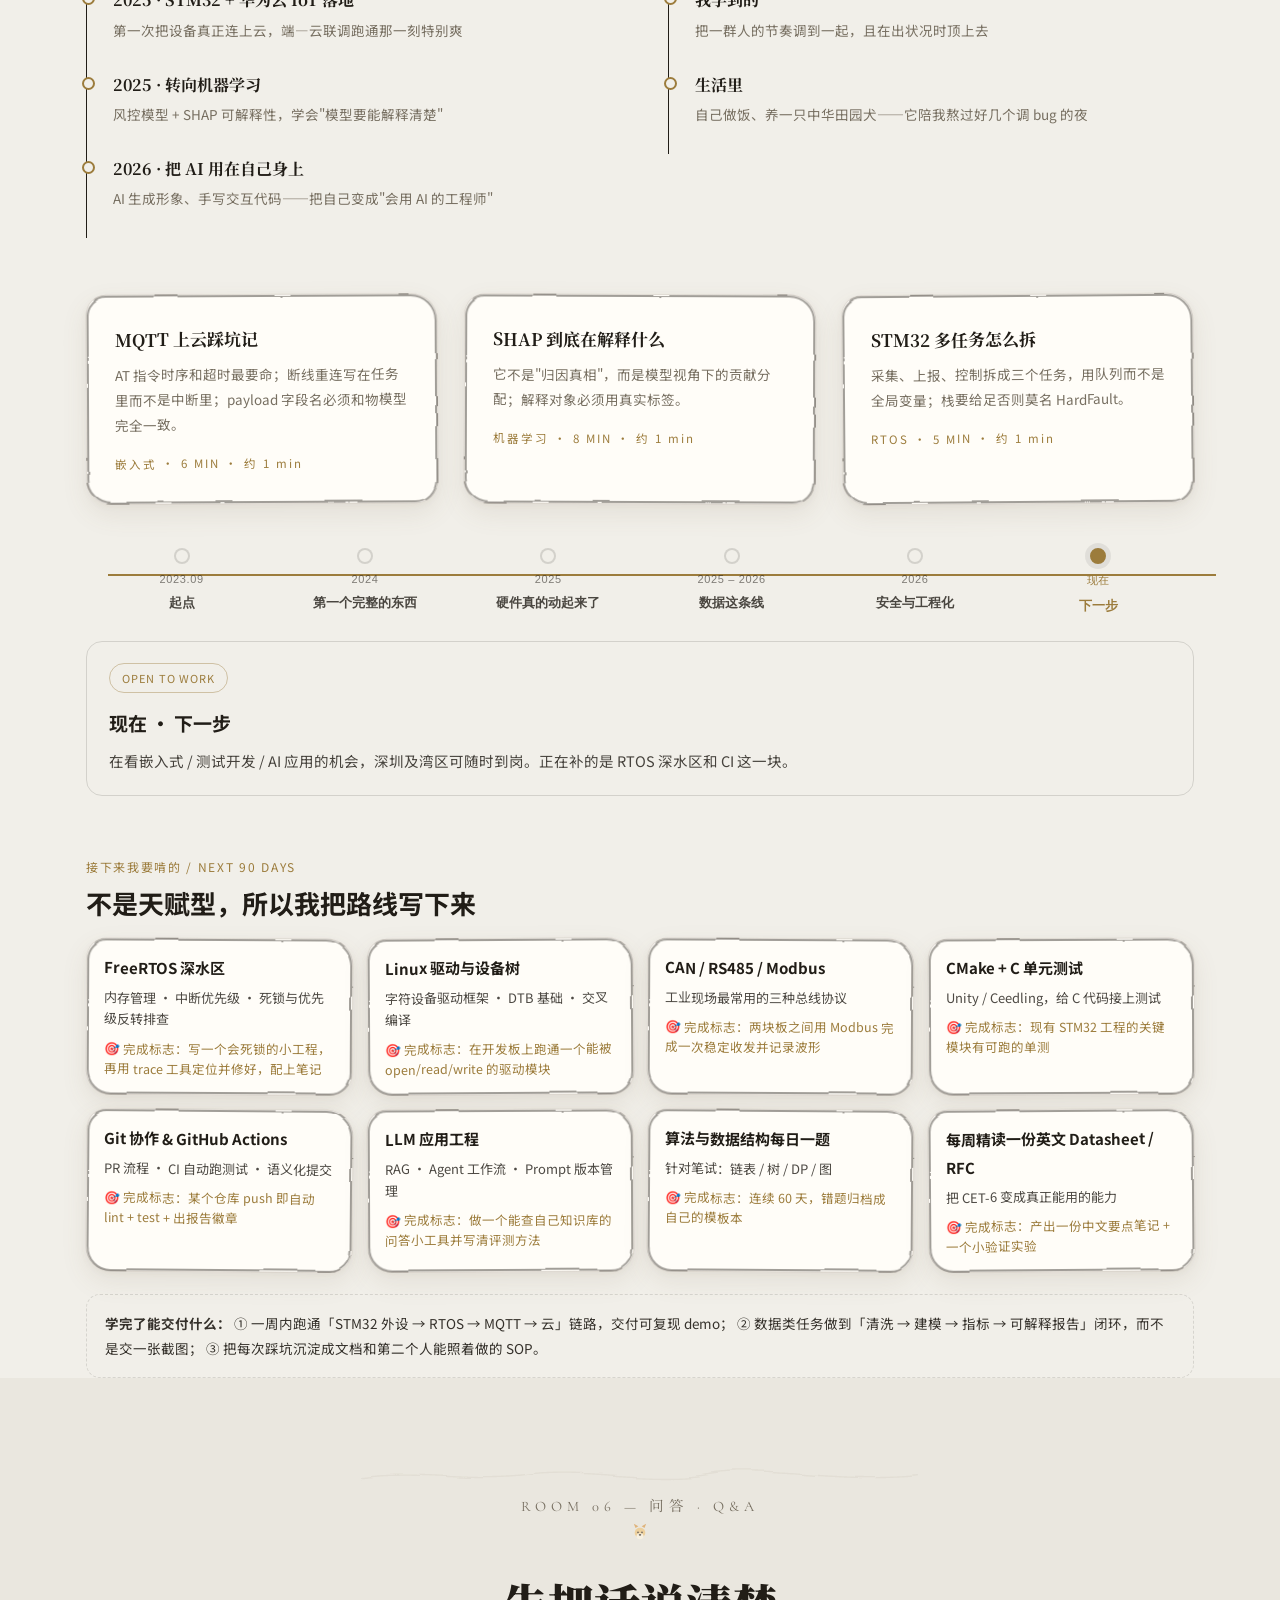
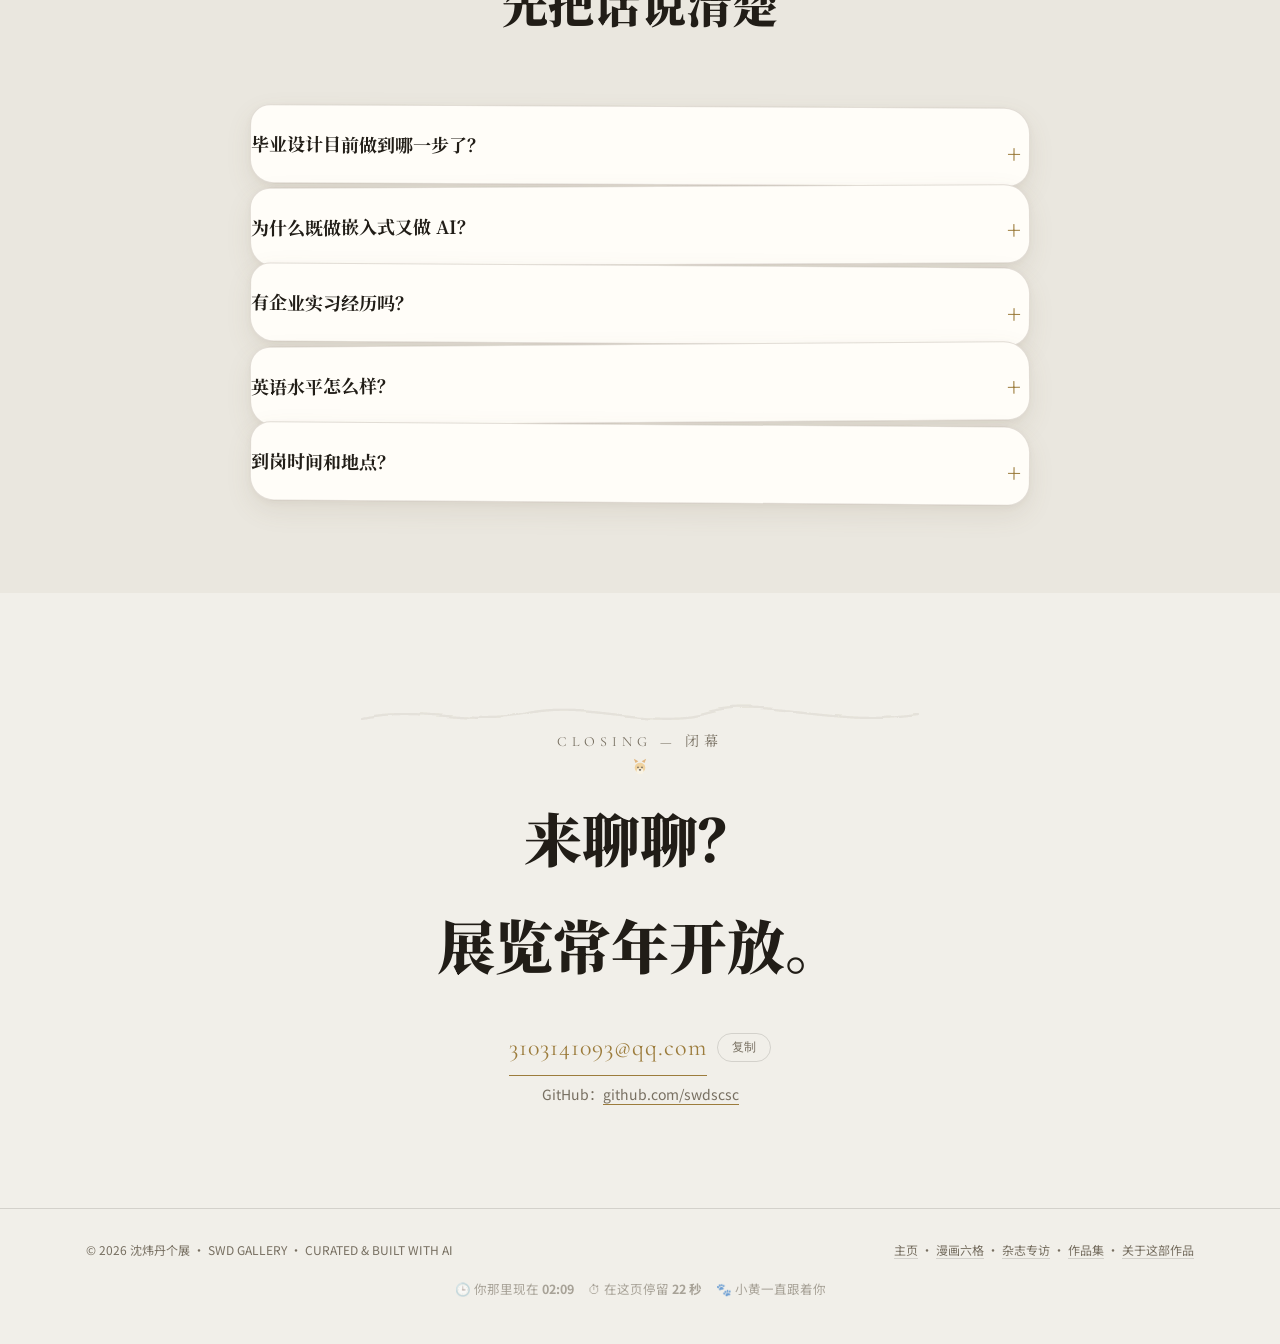
<file: gallery.html>
<!DOCTYPE html>
<html lang="zh-CN">
<head>
<meta charset="UTF-8">
<meta name="theme-color" content="#fffdf8">
<meta name="viewport" content="width=device-width, initial-scale=1.0">
<title>沈炜丹个展 — 把想法做成能跑起来的东西 | SWD SOLO EXHIBITION</title>
<meta name="description" content="沈炜丹 — 计算机科学与技术 2027 届 · 嵌入式 / AI 应用 · 个人作品展">
<link rel="icon" href="data:image/svg+xml,%3Csvg xmlns='http://www.w3.org/2000/svg' viewBox='0 0 32 32'%3E%3Ctext y='26' font-size='26'%3E%F0%9F%96%BC%3C/text%3E%3C/svg%3E">
<link rel="preconnect" href="https://fonts.googleapis.com">
<link rel="preconnect" href="https://fonts.gstatic.com" crossorigin>
<link href="https://fonts.googleapis.com/css2?family=Cormorant+Garamond:wght@500;600;700&family=Noto+Serif+SC:wght@600;900&family=Noto+Sans+SC:wght@400;500;700&display=swap" rel="stylesheet">
<style>
/* ============ 美术馆 / 画廊风 ============ */
:root{
  --bg:#f1efe9;
  --cta:var(--gold);
  --wall:#f1efe9; --wall-d:#e6e2d8; --ink:#211d17; --muted:#776f61;
  --gold:#9c7c3c; --night:#f7f2e6; --night-card:#fffdf7;
  --hair:rgba(33,29,23,.14);
  --serif:'Noto Serif SC',serif; --sans:'Noto Sans SC',sans-serif;
  --disp:'Cormorant Garamond','Noto Serif SC',serif;
}
*{box-sizing:border-box;margin:0;padding:0}
html{scroll-behavior:smooth}
body{background:var(--wall);color:var(--ink);font-family:var(--sans);font-size:15.5px;line-height:1.85;overflow-x:hidden}
a{color:inherit;text-decoration:none}
img{display:block;max-width:100%}
.wrap{max-width:1160px;margin:0 auto;padding:0 26px}
#progress{position:fixed;top:0;left:0;height:3px;width:0;z-index:200;background:var(--gold)}

nav{position:sticky;top:0;z-index:100;background:rgba(241,239,233,.92);backdrop-filter:blur(10px);
  border-bottom:1px solid var(--hair)}
nav .in{max-width:1160px;margin:0 auto;display:flex;align-items:center;justify-content:space-between;height:58px;padding:0 26px}
nav .brand{font-family:var(--disp);font-size:19px;letter-spacing:3px;font-weight:600}
nav .links{display:flex;gap:24px;font-size:13.5px}
nav .links a{color:var(--muted);padding:4px 2px;border-bottom:2px solid transparent}
nav .links a:hover,nav .links a.active{color:var(--ink);border-bottom-color:var(--gold)}
nav .alts{display:flex;gap:14px;font-size:12px;color:var(--muted)}
nav .alts a:hover{color:var(--gold)}

/* 展览海报 */
#poster{padding:90px 0 70px;position:relative;overflow:hidden;
  background:radial-gradient(ellipse 70% 60% at 50% 0%,rgba(255,252,240,.9),transparent),var(--wall)}
#poster .center{text-align:center}
.ex-tag{display:inline-block;font-family:var(--disp);letter-spacing:6px;font-size:13px;color:var(--gold);
  border:1px solid var(--gold);padding:8px 22px;margin-bottom:30px}
h1{font-family:var(--serif);font-weight:900;font-size:clamp(40px,6.4vw,74px);line-height:1.22}
h1 .en{display:block;font-family:var(--disp);font-weight:500;font-size:.42em;letter-spacing:5px;color:var(--muted);margin-top:18px}
.poster-meta{display:flex;justify-content:center;gap:34px;margin-top:30px;font-size:13px;color:var(--muted);flex-wrap:wrap}
.poster-meta span{display:flex;align-items:center;gap:8px}
.poster-meta i{font-style:normal;color:var(--gold)}

/* 展厅（画作） */
.hall{position:relative;padding:70px 0 90px}
.hall::before{content:'';position:absolute;inset:0;background:
  linear-gradient(180deg,var(--wall) 0%,var(--wall-d) 12%,var(--wall-d) 88%,var(--wall) 100%)}
.hall .wrap{position:relative}
.frame-stage{display:flex;justify-content:center}
.mascot-frame{position:relative;padding:26px;background:#fbfaf7;
  box-shadow:0 1px 2px rgba(0,0,0,.06),0 12px 34px rgba(0,0,0,.14),inset 0 0 0 1px var(--hair);
  border:1px solid rgba(33,29,23,.25)}
.mascot-frame::before{content:'';position:absolute;inset:10px;border:6px solid #b08d4f;
  box-shadow:inset 0 0 0 2px #8f6f37,0 2px 8px rgba(0,0,0,.12)}
.mascot{position:relative;width:min(440px,78vw);aspect-ratio:1/1;overflow:hidden}
.mascot img{width:100%;height:100%;object-fit:cover}
/* 射灯 */
.spotlight{position:absolute;top:-70px;left:50%;transform:translateX(-50%);width:640px;height:480px;
  background:radial-gradient(ellipse at 50% 20%,rgba(255,244,214,.5),transparent 65%);pointer-events:none}
.plaque{margin:26px auto 0;max-width:520px;text-align:center;font-size:13px;color:var(--muted)}
.plaque b{display:block;font-family:var(--serif);font-size:16px;color:var(--ink);margin-bottom:4px}
.plaque i{font-style:normal;color:var(--gold)}

/* 展区标题 */
.room-head{padding:100px 0 10px;text-align:center}
.room-no{font-family:var(--disp);letter-spacing:5px;font-size:14px;color:var(--gold)}
.room-head h2{font-family:var(--serif);font-weight:900;font-size:clamp(30px,4.4vw,46px);margin-top:12px}
.room-head p{color:var(--muted);margin-top:10px;font-size:14.5px}

/* 展品墙 */
.exhibits{display:grid;grid-template-columns:1fr 1fr;gap:44px 40px;padding:56px 0 20px}
.exhibit{position:relative}
.exhibit .art{position:relative;background:#fbfaf7;padding:16px;border:1px solid rgba(33,29,23,.22);
  box-shadow:0 1px 2px rgba(0,0,0,.05),0 10px 28px rgba(0,0,0,.10);transition:transform .35s,box-shadow .35s}
.exhibit:hover .art{transform:translateY(-6px);box-shadow:0 22px 44px rgba(0,0,0,.16)}
.exhibit .art-in{border:1px solid var(--hair);padding:24px 26px;min-height:190px;background:linear-gradient(160deg,#fdfcf9,#f6f3ec)}
.exhibit .art-in .cat{font-family:var(--disp);font-size:11.5px;letter-spacing:3px;color:var(--gold)}
.exhibit .art-in h3{font-family:var(--serif);font-size:22px;font-weight:900;margin:8px 0 10px}
.exhibit .art-in p{font-size:14px;color:var(--muted)}
.exhibit .art-in p b{color:var(--ink)}
.tags{display:flex;flex-wrap:wrap;gap:8px;margin-top:14px}
.tag{font-size:11.5px;color:var(--muted);border:1px solid var(--hair);padding:2px 10px;border-radius:999px;background:#fffdf6}
.plaque-s{margin-top:14px;display:flex;justify-content:space-between;align-items:center;font-size:12.5px;color:var(--muted)}
.plaque-s .act{display:flex;gap:16px}
.plaque-s a,.p-more{color:var(--ink);border-bottom:1px solid var(--gold);cursor:pointer;background:none;border-top:none;
  border-left:none;border-right:none;font-family:inherit;font-size:12.5px;padding:0 0 1px}
.plaque-s a:hover,.p-more:hover{color:var(--gold)}
.p-detail{display:none}

/* 数字条 */
.numbers{display:flex;justify-content:center;gap:70px;padding:60px 0;flex-wrap:wrap;text-align:center}
.numbers b{font-family:var(--disp);font-size:52px;font-weight:600;display:block;line-height:1.1}
.numbers span{font-size:12.5px;letter-spacing:2px;color:var(--muted)}

/* 关于（夜间展厅） */
.night{background:var(--night);color:#211d17}
.night .room-head p,.night td .d{color:#776f61}
.night-room{padding:96px 0}
.about-grid{display:grid;grid-template-columns:1.3fr 1fr;gap:60px;margin-top:52px}
.about-grid p{color:#c9c0b0;font-size:15px;margin-bottom:16px}
.about-grid b{color:#211d17}
.ways .way{border-top:1px solid rgba(33,29,23,.13)}
.way{display:flex;gap:16px;padding:14px 0}
.way .n{font-family:var(--disp);color:var(--gold);font-size:20px;min-width:30px}
.way b{display:block;font-size:15px;color:#211d17}
.way span{font-size:13.5px;color:#776f61}
.frames-mini{display:grid;grid-template-columns:1fr 1fr;gap:18px;margin-top:24px}
.mini-frame{background:var(--night-card);border:1px solid rgba(33,29,23,.15);padding:20px 22px;text-align:center}
.mini-frame b{font-family:var(--disp);font-size:34px;color:var(--gold);display:block}
.mini-frame span{font-size:12px;color:#776f61;letter-spacing:1px}

/* 技能（展柜） */
.vitrine{display:grid;grid-template-columns:repeat(4,1fr);gap:26px;margin-top:56px}
.vit{border:1px solid var(--hair);background:#fbfaf7;padding:26px;transition:transform .3s}
.vit:hover{transform:translateY(-5px)}
.vit b{font-family:var(--serif);font-size:17px;display:block;margin-bottom:12px}
.vit ul{list-style:none}
.vit li{font-size:13.5px;color:var(--muted);padding:5px 0;border-bottom:1px dashed var(--hair)}
.vit li:last-child{border:none}
table{width:100%;border-collapse:collapse;margin-top:52px;font-size:14px;background:#fbfaf7;border:1px solid var(--hair)}
th{font-family:var(--disp);font-size:12px;letter-spacing:2px;text-align:left;color:var(--muted);
  border-bottom:2px solid var(--ink);padding:12px 14px}
td{border-bottom:1px solid var(--hair);padding:13px 14px;vertical-align:top}
td:first-child{font-weight:700;white-space:nowrap}
td .lv{font-size:12px;color:var(--gold);letter-spacing:1px}
td .d{color:var(--muted);font-size:13px;display:block}

/* AI 展厅 */
.lab-hall{display:grid;grid-template-columns:1fr 1.15fr;gap:60px;align-items:center;margin-top:56px}
.lab-hall .mascot-frame{background:#1d1a15;border-color:rgba(239,233,221,.2)}
.lab-hall .mascot-frame::before{border-color:#8a6f3e;box-shadow:inset 0 0 0 2px #6d5628}
.flow div{display:flex;gap:16px;padding:12px 0;border-bottom:1px solid rgba(33,29,23,.13);font-size:14.5px;color:#776f61}
.flow i{font-family:var(--disp);font-style:normal;color:var(--gold);min-width:30px}
.flow b{color:#211d17}
.ai-chips{display:grid;grid-template-columns:1fr 1fr;gap:12px;margin-top:22px}
.ai-chip{background:var(--night-card);border:1px solid rgba(33,29,23,.13);border-radius:8px;padding:14px 16px}
.ai-chip b{display:block;font-size:14px;color:#211d17}
.ai-chip span{font-size:12.5px;color:#776f61}

/* 轨迹 */
.tl-cols{display:grid;grid-template-columns:1fr 1fr;gap:56px;margin-top:56px}
.tl h3{font-family:var(--serif);font-size:20px;margin-bottom:20px}
.tl .item{padding:0 0 26px 26px;position:relative;border-left:1px solid var(--ink)}
.tl .item::before{content:'';position:absolute;left:-5px;top:7px;width:9px;height:9px;background:var(--wall);
  border:2px solid var(--gold);border-radius:50%}
.tl b{font-family:var(--serif);font-size:16px;display:block}
.tl span{font-size:13.5px;color:var(--muted)}
.notes-row{display:grid;grid-template-columns:repeat(3,1fr);gap:26px;margin-top:56px}
.note-card{border:1px solid var(--hair);background:#fbfaf7;padding:28px;transition:transform .3s}
.note-card:hover{transform:translateY(-4px)}
.note-card b{font-family:var(--serif);font-size:17px;display:block;margin-bottom:8px}
.note-card span{font-size:13.5px;color:var(--muted);display:block}
.note-card .meta{font-size:11.5px;color:var(--gold);letter-spacing:2px;margin-top:16px}

/* FAQ */
.faq-wrap{max-width:780px;margin:50px auto 0}
.faq-item{border-bottom:1px solid var(--hair)}
.faq-q{font-family:var(--serif);font-size:18px;font-weight:700;padding:22px 0;cursor:pointer;position:relative;padding-right:40px}
.faq-q::after{content:'+';position:absolute;right:8px;color:var(--gold);font-size:24px;font-weight:400}
.faq-item.open .faq-q::after{content:'−'}
.faq-a{max-height:0;overflow:hidden;transition:max-height .35s}
.faq-item.open .faq-a{max-height:300px}
.faq-a p{padding:0 40px 22px 0;color:var(--muted);font-size:14.5px}

/* 联系（闭幕） */
.finale{text-align:center;padding:110px 0 100px}
.finale h2{font-family:var(--serif);font-weight:900;font-size:clamp(36px,5.4vw,58px)}
.finale .mail{font-family:var(--disp);font-size:clamp(18px,3vw,24px);letter-spacing:1px;color:var(--gold);
  display:inline-block;border-bottom:1px solid var(--gold);margin:28px 0 6px;padding-bottom:4px}
.copy-btn{font-size:12px;color:var(--muted);background:none;border:1px solid var(--hair);border-radius:999px;
  padding:5px 14px;cursor:pointer;margin-left:10px;vertical-align:4px}
.copy-btn:hover{color:var(--gold);border-color:var(--gold)}
.finale p{color:var(--muted);font-size:14px}

footer{border-top:1px solid var(--hair);padding:30px 0 44px;font-size:12px;color:var(--muted)}
footer .in{display:flex;justify-content:space-between;flex-wrap:wrap;gap:10px}
footer a{border-bottom:1px solid var(--hair)}
footer a:hover{color:var(--gold)}

.reveal{opacity:0;transform:translateY(24px);transition:opacity .7s ease,transform .7s ease}
.reveal.in{opacity:1;transform:none}
#topBtn{position:fixed;right:24px;bottom:24px;z-index:90;width:44px;height:44px;border-radius:50%;
  border:1px solid var(--ink);background:var(--wall);font-size:18px;cursor:pointer;opacity:0;pointer-events:none;transition:.3s}
#topBtn.show{opacity:1;pointer-events:auto}
#modal{position:fixed;inset:0;z-index:300;background:rgba(23,21,18,.6);display:none;align-items:center;justify-content:center;padding:20px}
#modal.open{display:flex}
.modal-in{background:#fbfaf7;border:1px solid var(--ink);max-width:660px;width:100%;max-height:82vh;overflow:auto;padding:38px}
.modal-head{display:flex;justify-content:space-between;align-items:flex-start;margin-bottom:14px}
.modal-head h3{font-family:var(--serif);font-size:24px}
#modalSub{font-size:12px;letter-spacing:2px;color:var(--gold)}
#modalClose{background:none;border:none;font-size:30px;cursor:pointer;line-height:1;color:var(--muted)}
#modalBody h4{font-family:var(--serif);font-size:17px;margin:18px 0 8px}
#modalBody p,#modalBody li{color:var(--muted);font-size:14.5px}
#modalBody ul{padding-left:20px}

@media(max-width:900px){
  .exhibits,.about-grid,.vitrine,.tl-cols,.notes-row,.lab-hall,.frames-mini{grid-template-columns:1fr}
  nav .links,nav .alts{display:none}
  .numbers{gap:36px}
}
@media(prefers-reduced-motion:reduce){
  *{transition:none!important;animation:none!important}
  .reveal{opacity:1;transform:none}
}

/* ---- v9 证书 & 学习计划 ---- */
.honor-grid{display:grid;grid-template-columns:repeat(2,1fr);gap:12px}
.honor-item{border:1px solid var(--hair);border-radius:12px;padding:12px 15px}
.honor-item b{display:block;font-size:14.5px;line-height:1.5;margin-bottom:4px}
.honor-item span{display:block;font-size:12.5px;line-height:1.6;opacity:.72}
.rm-block{margin-top:60px}
.rm-kicker{font-size:12px;letter-spacing:.14em;text-transform:uppercase;color:var(--gold);margin-bottom:8px}
.rm-title{font-size:26px;line-height:1.3;margin-bottom:18px}
.rm-grid{display:grid;grid-template-columns:repeat(auto-fit,minmax(255px,1fr));gap:14px}
.rm-item{border:1px solid var(--hair);border-radius:14px;padding:15px 17px}
.rm-item b{display:block;font-size:15px;margin-bottom:5px}
.rm-item p{font-size:13px;line-height:1.65;opacity:.8;margin:0}
.rm-item .goal{display:block;margin-top:9px;font-size:12.5px;line-height:1.6;color:var(--gold)}
.rm-note{margin-top:22px;border:1px dashed var(--hair);border-radius:14px;padding:16px 18px;font-size:13.5px;line-height:1.85;opacity:.9}
@media(max-width:820px){.honor-grid{grid-template-columns:1fr}}

/* ---- v10 跟班 ---- */
#dogMascot{position:fixed;left:24px;bottom:24px;z-index:92;width:104px;height:104px;cursor:pointer;user-select:none;-webkit-tap-highlight-color:transparent}
#dogMascot .md-svg{width:100%;height:100%;display:block;filter:drop-shadow(0 8px 18px rgba(0,0,0,.16))}
#dogMascot #md-head,#dogMascot #md-ear-l,#dogMascot #md-ear-r,#dogMascot #md-tail,#dogMascot #md-body,#dogMascot #md-mouth,#dogMascot .md-eyes{transform-box:fill-box}
#dogMascot #md-head{transform-origin:50% 66%}
#dogMascot #md-body{transform-origin:50% 90%}
#dogMascot #md-tail{transform-origin:88% 62%}
#dogMascot #md-ear-l{transform-origin:62% 96%}
#dogMascot #md-ear-r{transform-origin:38% 96%}
#dogMascot .md-eyes{transform-origin:50% 50%}
#dogMascot{transition:transform .16s}
#dogMascot.blink .md-eyes{transform:scaleY(.08)}
#dogMascot.poke{animation:mdPoke .42s cubic-bezier(.34,1.56,.64,1)}
@keyframes mdPoke{0%{transform:scale(1)}30%{transform:scale(.9,1.1) rotate(-4deg)}60%{transform:scale(1.06,.94)}100%{transform:scale(1)}}
#dogMascot #md-mouth{transition:transform .18s}
#dogMascot #md-mouth.bark{transform:translateY(2px) scaleY(1.7)}
.dog-talk{position:absolute;left:86px;bottom:64px;min-width:150px;max-width:230px;padding:10px 14px;border-radius:14px 14px 14px 3px;
  background:var(--ink);color:var(--bg);font-size:13px;line-height:1.55;opacity:0;transform:translateY(6px) scale(.96);
  transform-origin:left bottom;pointer-events:none;transition:opacity .22s,transform .22s;box-shadow:0 10px 24px rgba(0,0,0,.18)}
.dog-talk.show{opacity:1;transform:translateY(0) scale(1)}
@media(max-width:820px){#dogMascot{width:78px;height:78px;left:14px;bottom:14px}.dog-talk{max-width:190px;font-size:12px}}

/* ---- v10 右侧章节点导航 ---- */
#dotnav{position:fixed;right:22px;top:50%;transform:translateY(-50%);z-index:88;display:flex;flex-direction:column;gap:14px;align-items:flex-end}
#dotnav .dn-dot{position:relative;display:flex;align-items:center;justify-content:flex-end;gap:8px;text-decoration:none}
#dotnav .dn-dot i{width:9px;height:9px;border-radius:50%;background:currentColor;opacity:.28;transition:all .25s;display:block;flex:0 0 auto}
#dotnav .dn-dot b{font-size:11.5px;font-weight:600;letter-spacing:.02em;white-space:nowrap;opacity:0;transform:translateX(6px);transition:all .25s;color:var(--ink)}
#dotnav .dn-dot:hover i,#dotnav .dn-dot:focus-visible i{opacity:.7;transform:scale(1.35)}
#dotnav .dn-dot:hover b,#dotnav .dn-dot:focus-visible b{opacity:1;transform:translateX(0)}
#dotnav .dn-dot.on i{opacity:1;transform:scale(1.45);background:var(--cta)}
#dotnav .dn-dot.on b{opacity:1;transform:translateX(0);color:var(--cta)}
@media(max-width:1100px){#dotnav{display:none}}

/* ---- v10 点状时间轴 ---- */
.dottl{margin-top:44px}
.dt-track{position:relative;display:flex;justify-content:space-between;padding:0 4px}
.dt-track .dt-line{position:absolute;left:22px;right:22px;top:26px;height:2px;background:var(--hair);z-index:0}
.dt-track .dt-fill{position:absolute;left:22px;top:26px;height:2px;background:var(--cta);z-index:1;transition:width .45s cubic-bezier(.4,0,.2,1)}
.dt-dot{position:relative;z-index:2;background:none;border:0;padding:0;cursor:pointer;display:flex;flex-direction:column;align-items:center;gap:9px;flex:1;color:inherit}
.dt-dot i{width:16px;height:16px;border-radius:50%;border:2px solid var(--hair);background:var(--bg);display:block;transition:all .25s}
.dt-dot .dt-y{font-size:11px;letter-spacing:.06em;opacity:.55}
.dt-dot .dt-t{font-size:13px;font-weight:600;white-space:nowrap;opacity:.8}
.dt-dot:hover i{border-color:var(--cta);transform:scale(1.18)}
.dt-dot.cur i{border-color:var(--cta);background:var(--cta);box-shadow:0 0 0 5px rgba(0,0,0,.07)}
.dt-dot.cur .dt-y,.dt-dot.cur .dt-t{opacity:1;color:var(--cta)}
.dt-panel{margin-top:26px;border:1px solid var(--hair);border-radius:16px;padding:20px 22px}
.dt-panel .dt-badge{display:inline-block;font-size:11px;letter-spacing:.1em;text-transform:uppercase;color:var(--cta);border:1px solid color-mix(in srgb,var(--cta) 40%,transparent);border-radius:999px;padding:4px 12px;margin-bottom:12px}
.dt-panel h4{font-size:19px;margin-bottom:8px}
.dt-panel p{font-size:14.5px;line-height:1.85;opacity:.82;margin:0}
@media(max-width:820px){.dt-dot .dt-t{display:none}.dt-track{padding:0}}

/* ---- v11 插画背景层 ---- */
html{background:var(--bg)}
body{background:transparent}
.bgart{position:fixed;left:0;right:0;top:-14vh;bottom:-4vh;z-index:-1;pointer-events:none;
  background:linear-gradient(180deg,rgba(250,246,236,0.32) 0%,rgba(250,246,236,0.46) 55%,rgba(250,246,236,0.32) 100%),url('assets/bg-cream.jpg') center/cover no-repeat}
html{scroll-padding-top:92px}
:focus-visible{outline:2.5px solid var(--cta,#4d7cfe);outline-offset:3px;border-radius:4px}
/* ---- 打印友好（Ctrl/⌘+P 即得干净 A4） ---- */
@media print{
  nav,#progress,#dogMascot,.dot-nav,.dotnav,#topBtn,.theme-btn,.p-more,.p-link,.swap-links,
  .kmask,.kpanel,.paw-rain,.bgart,.btn-o,.resume-btn,.btn-print,.copy-btn,.filter-bar,.mode-btn{display:none!important}
  .reveal{opacity:1!important;transform:none!important}
  .p-detail{display:block!important}
  .proj,.card,.gcard,.note-card,.rm-block,.exhibit,.entry{box-shadow:none!important;border:1px solid #ddd!important;break-inside:avoid}
  body{background:#fffdf6!important}
  body,p,h1,h2,h3,h4,li,span,b,td,th{color:#111!important}
  small,.tag,.meta,.muted,.sec-kicker{color:#555!important}
  a{color:#111!important;text-decoration:none!important}
  section{padding:16px 0!important;page-break-inside:avoid}
  h2{page-break-after:avoid}
}

/* ---- v13 · 萌版中华田园犬 ---- */
#dogMascot #md-head{transform-origin:50% 74%}
#dogMascot #md-body{transform-origin:50% 92%}
#dogMascot #md-tail{transform-origin:10% 96%}
#dogMascot #md-ear-l{transform-origin:64% 96%}
#dogMascot #md-ear-r{transform-origin:36% 96%}
#dogMascot #md-tongue{transition:opacity .16s}
#dogMascot #md-mouth.bark + #md-tongue{opacity:1!important}
#dogMascot .md-svg{filter:drop-shadow(0 8px 16px rgba(0,0,0,.14))}

/* ---- v13 · gallery 去掉黑底展墙 ---- */
:root{--night:#f7f2e6; --night-card:#fffdf7}
.night{background:var(--night);color:var(--ink)}
.night .room-head p,.night td .d{color:var(--muted)}
.night h2,.night h3,.night b,.night strong{color:var(--ink)}
.mini-frame{border:1px solid rgba(33,29,23,.16)}
.ai-chip{border:1px solid rgba(33,29,23,.14)}

/* v16 · 内核展厅 */
.core-grid{display:grid;grid-template-columns:repeat(3,1fr);gap:26px;margin-top:40px}
.core-item{background:#fffdf7;border:1px solid var(--hair);border-radius:3px;overflow:hidden;
  box-shadow:0 16px 40px rgba(120,100,70,.13);transition:transform .4s ease}
.core-item:hover{transform:translateY(-6px)}
.core-item .ph{aspect-ratio:3/4;overflow:hidden;background:#efe7d6}
.core-item .ph img{width:100%;height:100%;object-fit:cover;filter:grayscale(.5)}
.core-item:hover .ph img{filter:none}
.core-item .plaque{padding:16px 18px 18px}
.core-item .plaque b{display:block;font-family:var(--disp);font-size:15px;margin-bottom:6px}
.core-item .plaque span{display:block;font-size:13px;color:var(--muted);line-height:1.8}
.core-item .plaque em{display:block;margin-top:10px;font-style:normal;font-size:11px;
  letter-spacing:.1em;color:var(--gold)}
@media(max-width:900px){.core-grid{grid-template-columns:1fr 1fr}}
@media(max-width:560px){.core-grid{grid-template-columns:1fr}}

/* v17 · 回顾展：策展前言 + 三展区 + 展签（不是通用卡片） */
#retro .cur-note{max-width:660px;margin-bottom:16px}
#retro .cur-note h2{font-family:var(--disp);font-size:26px;letter-spacing:.02em}
#retro .cur-note p{margin-top:10px;font-size:15px;color:var(--muted);line-height:1.9}
.zone{margin-top:52px;padding-top:26px;border-top:1px solid var(--hair)}
.zone-h{display:flex;align-items:baseline;gap:14px;flex-wrap:wrap}
.zone-h .zno{font-family:var(--disp);font-size:30px;color:var(--gold);line-height:1}
.zone-h h3{font-family:var(--disp);font-size:22px;letter-spacing:.04em}
.zone-h em{font-style:italic;font-size:14px;color:var(--muted)}
.zone-d{margin-top:10px;font-size:14.5px;color:var(--muted);line-height:1.9;max-width:620px}
.zone-works{margin-top:26px;display:grid;grid-template-columns:repeat(5,1fr);gap:18px}
.zone.iii .zone-works{grid-template-columns:repeat(2,1fr);max-width:640px}
.wk{margin:0;background:#fffdf7;border:1px solid var(--hair);padding:8px 8px 0;
  box-shadow:0 12px 30px rgba(120,100,70,.10);rotate:-.4deg}
.wk:nth-child(2n){rotate:.45deg}
.wk .wkimg{position:relative;aspect-ratio:3/4;overflow:hidden;background:#efe7d6}
.wk .wkimg img{width:100%;height:100%;object-fit:cover;filter:grayscale(.55);
  transition:filter .45s ease,transform .6s ease}
.wk:hover .wkimg img{filter:none;transform:scale(1.04)}
.wk .wkn{position:absolute;left:6px;top:6px;background:#fffdf7;border:1px solid var(--hair);
  font-family:var(--disp);font-size:11px;padding:1px 6px;letter-spacing:.08em}
.wk figcaption{padding:12px 4px 14px}
.wk figcaption b{font-size:13.5px;font-weight:600}
#retro .colophon{margin-top:56px;padding-top:20px;border-top:2px solid var(--ink);
  display:grid;grid-template-columns:repeat(4,1fr);gap:20px}
#retro .colophon b{display:block;font-family:var(--disp);font-size:11px;letter-spacing:.18em;color:var(--muted)}
#retro .colophon span{display:block;margin-top:5px;font-size:13.5px}
@media(max-width:1000px){.zone-works{grid-template-columns:repeat(3,1fr)}}
@media(max-width:640px){
  .zone-works,.zone.iii .zone-works{grid-template-columns:1fr 1fr}
  #retro .colophon{grid-template-columns:1fr 1fr}
}
</style>
<meta property="og:title" content="沈炜丹个展 — 把想法做成能跑起来的东西 | SWD SOLO EXHIBITION">
<meta property="og:description" content="嵌入式 / IoT / AI · 把想法做成实物的完整链路">
<meta property="og:image" content="assets/styleB-chimo-v4.png">
<meta property="og:type" content="website">
<style>
/* ==== v14 族特调 ==== */
/* v14 · 画廊族：画框去深色，与纸面同语 */
.lab-hall .mascot-frame{background:#fffdf7!important;border-color:rgba(33,29,23,.28)!important}
.lab-hall .mascot-frame::before{border-color:#9c7c3c!important;box-shadow:inset 0 0 0 2px rgba(156,124,60,.35)!important}
body{background:
  radial-gradient(66vw 48vw at 12% 10%,#fffaf0 0%,transparent 60%),
  radial-gradient(58vw 44vw at 86% 30%,#f3f0ff 0%,transparent 62%),
  var(--wall)!important;background-attachment:fixed!important}

</style>
<link rel="stylesheet" href="assets/unified.css">
</head>
<body data-style="cream">
<a class="u-skip" href="#about">跳到主要内容</a>
<div class="bgart" aria-hidden="true"></div>
<div id="progress"></div>

<nav>
  <div class="in">
    <a class="brand" href="#poster">SWD GALLERY</a>
    <div class="links">
      <a href="#hall">镇馆之作</a><a href="#exhibits">展品</a><a href="#about">艺术家</a>
      <a href="#skills">手艺</a><a href="#lab">AI 展厅</a><a href="#path">年表</a><a href="#faq">问答</a><a href="#finale">闭幕</a>
    </div>
    <div class="alts"><a href="index.html">主页</a><a href="styleA.html">漫画六格</a><a href="editorial.html">杂志专访</a><a href="studio.html">🎨 作品集</a><a href="story-yojiro.html">📖 故事</a><a href="colophon.html">✳︎ 关于这部作品</a></div>
  </div>
</nav>

<!-- 展览海报 -->
<header id="poster">
  <div class="wrap center">
    <span class="ex-tag">SOLO EXHIBITION · 个人作品展</span>
    <h1>把想法做成<span style="color:var(--gold)">能跑起来的东西</span>
      <span class="en">SHEN WEIDAN · EMBEDDED × AI · CLASS OF 2027</span>
    </h1>
    <div class="poster-meta">
      <span><i>◆</i> 计算机科学与技术 2027 届</span>
      <span><i>◆</i> 岭南师范学院</span>
      <span><i>◆</i> 展址：深圳 · 可到湾区各市</span>
      <span><i>◆</i> 展期：长期 · 在看实习与校招机会</span>
    </div>
  </div>
</header>

<!-- 镇馆之作 -->
<section id="hall" class="hall" data-nav="序厅">
  <div class="spotlight"></div>
  <div class="wrap">
    <div class="frame-stage">
      <div class="mascot-frame" data-tilt>
        <div class="mascot" data-tilt>
          <img src="assets/styleB-chimo-v4.png" alt="沈炜丹的插画形象与她的中华田园犬">
        </div>
      </div>
    </div>
    <div class="plaque">
      <b>《作者与她的狗》 · 2026</b>
      AI 绘制 · 手写交互（鼠标移动时极轻微转向）
      <br><i>◉ 移动鼠标试试 · 它会看向你</i>
    </div>
  </div>
</section>

<!-- 展品 -->
<section id="exhibits" data-nav="展品">
  <div class="wrap">
    <div class="room-head">
      <p class="room-no">ROOM 01 — 展品 · WORKS</p>
      <h2>十个展位，全部真实完成</h2>
      <p>每件"作品"都有仓库、文档或指标作证 · 点击「延伸阅读」看创作过程</p>
    </div>
    <div class="exhibits">
      <div class="exhibit reveal">
        <div class="art"><div class="art-in">
          <span class="cat">EXHIBIT 01 · 嵌入式 / IOT</span>
          <h3>智能家居 IoT 系统</h3>
          <p>STM32F103 + ESP8266 通过 MQTT 接入<b>华为云 IoT 平台</b>，完成传感器上报与远程控制双向联调，连续运行稳定。含 FreeRTOS 多任务与外设驱动。</p>
          <div class="tags"><span class="tag">STM32</span><span class="tag">FreeRTOS</span><span class="tag">MQTT</span><span class="tag">华为云</span></div>
        </div></div>
        <div class="plaque-s"><span>综合材料 · C 与寄存器的艺术</span>
          <span class="act"><a href="https://github.com/swdscsc/stm32-esp8266-huaweicloud-iot" target="_blank" rel="noopener">仓库</a><button class="p-more">延伸阅读</button></span></div>
        <div class="p-detail">
          <h4>为什么做</h4><p>课上点亮 LED 之后，我想知道"设备怎么真正连上云"。目标是能在手机上看到家里的温湿度，并能远程关灯。</p>
          <h4>具体做了什么</h4><ul>
            <li>STM32F103 采集温湿度/光照，串口以 AT 指令驱动 ESP8266 联网</li>
            <li>在华为云 IoT 平台建产品与设备，按平台格式拼 JSON payload 上报属性</li>
            <li>订阅平台下发 topic，解析命令并回执，实现云端远程控制</li>
            <li>FreeRTOS 拆成采集 / 上报 / 控制三个任务，用队列传递数据</li></ul>
          <h4>踩过什么坑</h4><p>AT 指令的时序和超时最容易炸，加了重试与断线重连；Wi-Fi 掉线后要能自动恢复，这块我改了三版才稳定。</p>
        </div>
      </div>
      <div class="exhibit reveal">
        <div class="art"><div class="art-in">
          <span class="cat">EXHIBIT 02 · 机器学习</span>
          <h3>信用卡风控 + SHAP</h3>
          <p>真实信用卡数据集构建欺诈检测模型，<b>先切分后重采样</b>防数据泄露，以 AUC 为主指标；用 <b>SHAP</b> 做可解释性分析，附 MODEL_CARD 与可复现脚本。</p>
          <div class="tags"><span class="tag">Python</span><span class="tag">sklearn</span><span class="tag">SHAP</span><span class="tag">Stacking</span></div>
        </div></div>
        <div class="plaque-s"><span>数据装置 · 诚实的 AUC</span>
          <span class="act"><a href="https://github.com/swdscsc" target="_blank" rel="noopener">仓库</a><button class="p-more">延伸阅读</button></span></div>
        <div class="p-detail">
          <h4>难点在哪</h4><p>欺诈样本只占千分之一点几，模型很容易"全猜正常"还拿高分。所以我把指标口径放在第一位。</p>
          <h4>具体做了什么</h4><ul>
            <li>严格先切分、后重采样，只在训练折上做 SMOTE，杜绝数据泄露</li>
            <li>对比逻辑回归 / 随机森林 / XGBoost / Stacking 多组模型</li>
            <li>用真实标签做 SHAP 解释，输出特征贡献图</li>
            <li>写 MODEL_CARD（预期用途 / 指标 / 局限 / 伦理）与一键复现脚本</li></ul>
          <h4>诚实说明</h4><p>这批数据本身难分，AUC 大约在 0.85 量级——指标可以复现，脚本和参数都在仓库里。</p>
        </div>
      </div>
      <div class="exhibit reveal">
        <div class="art"><div class="art-in">
          <span class="cat">EXHIBIT 03 · 计算机视觉</span>
          <h3>工业缺陷视觉检测</h3>
          <p>OpenCV + 卷积网络做金属表面缺陷检测，完成预处理、数据增强与调优，<b>F1 达 0.97</b>，输出可视化结果与实验报告。</p>
          <div class="tags"><span class="tag">OpenCV</span><span class="tag">CNN</span><span class="tag">数据增强</span></div>
        </div></div>
        <div class="plaque-s"><span>影像系列 · 0.97 的边界</span>
          <span class="act"><button class="p-more">延伸阅读</button></span></div>
        <div class="p-detail">
          <h4>做了什么</h4><ul>
            <li>OpenCV 做灰度化、去噪、对比度增强与 ROI 裁剪</li>
            <li>样本不足时用旋转 / 翻转 / 亮度扰动做数据增强</li>
            <li>搭建轻量 CNN 做缺陷分类，调学习率与批次大小</li></ul>
          <h4>结果</h4><p>F1 达到 0.97；预处理前后对比、误判样本都可视化写进实验报告。</p>
        </div>
      </div>
      <div class="exhibit reveal">
        <div class="art"><div class="art-in">
          <span class="cat">EXHIBIT 04 · 软件工程</span>
          <h3>学生成绩管理系统</h3>
          <p>JavaFX + SQLite + JDBC 桌面成绩管理系统，支持增删改查、文件导入导出与统计图表，<b>独立完成开发、文档与答辩</b>。</p>
          <div class="tags"><span class="tag">Java</span><span class="tag">JavaFX</span><span class="tag">SQLite</span><span class="tag">JDBC</span></div>
        </div></div>
        <div class="plaque-s"><span>交互装置 · 第一次交付</span>
          <span class="act"><button class="p-more">延伸阅读</button></span></div>
        <div class="p-detail">
          <h4>做了什么</h4><ul>
            <li>JavaFX 做界面，SQLite + JDBC 做本地持久化</li>
            <li>三类数据的增删改查与条件查询、文件导入导出、统计图表</li></ul>
          <h4>独立完成</h4><p>从需求、编码、文档到现场答辩都是我一个人走完的——"交付给别人用"和"自己跑通"完全不是一回事。</p>
        </div>
      </div>
      <div class="exhibit reveal">
        <div class="art"><div class="art-in">
          <span class="cat">EXHIBIT 05 · 网络安全</span>
          <h3>网络入侵检测</h3>
          <p>基于公开入侵检测数据集做流量特征工程与多模型对比，输出混淆矩阵与<b>误报分析</b>——安全场景里，误报太多等于没法用。</p>
          <div class="tags"><span class="tag">特征工程</span><span class="tag">分类模型</span><span class="tag">混淆矩阵</span></div>
        </div></div>
        <div class="plaque-s"><span>测绘系列 · 误报的价值</span>
          <span class="act"><button class="p-more">延伸阅读</button></span></div>
        <div class="p-detail">
          <h4>做了什么</h4><ul>
            <li>对连接特征做编码与归一化，处理类别型字段</li>
            <li>对比多种分类器，用交叉验证选模型</li>
            <li>重点看混淆矩阵里的误报（FP）与漏报（FN）</li></ul>
          <h4>我的判断</h4><p>入侵检测里"把正常流量判成攻击"的代价很高，所以我把误报单独拎出来分析，并在报告里说明了阈值怎么取更实用。</p>
        </div>
      </div>
      <div class="exhibit reveal">
        <div class="art"><div class="art-in">
          <span class="cat">EXHIBIT 06 · 自动化测试</span>
          <h3>自动化测试框架</h3>
          <p>搭了一套可复用的自动化测试脚手架：用例管理、批量执行、失败重试与<b>可视化报告</b>，把重复的手工回归交给脚本。</p>
          <div class="tags"><span class="tag">Python</span><span class="tag">pytest</span><span class="tag">Selenium</span><span class="tag">CI</span></div>
        </div></div>
        <div class="plaque-s"><span>机械装置 · 让机器回归机器</span>
          <span class="act"><button class="p-more">延伸阅读</button></span></div>
        <div class="p-detail">
          <h4>为什么要做</h4><p>改一次代码就要手动点十几遍，太容易漏。所以我把用例抽成数据驱动的结构。</p>
          <h4>做了什么</h4><ul>
            <li>用例与数据分离，新增场景只改数据文件</li>
            <li>失败自动重试与截图留证</li>
            <li>生成 HTML 报告，失败用例直接定位到步骤</li></ul>
        </div>
      </div>
      <div class="exhibit reveal" style="grid-column:1/-1;max-width:860px;margin:0 auto;width:100%">
        <div class="art"><div class="art-in">
          <span class="cat">EXHIBIT 07 · AI 工程</span>
          <h3>这个展览本身</h3>
          <p>AI 生成个人 IP 形象，再用我自己的审美反复迭代把关；全部交互与 SVG 图标<b>手写实现</b>。同一份内容做了四种展厅设计——你正在看的是美术馆版。</p>
          <div class="tags"><span class="tag">HTML</span><span class="tag">CSS</span><span class="tag">JavaScript</span><span class="tag">SVG</span></div>
        </div></div>
        <div class="plaque-s"><span>混合媒介 · AI 绘制 + 手写交互</span>
          <span class="act"><button class="p-more">延伸阅读</button></span></div>
        <div class="p-detail">
          <h4>这套形象是怎么定下来的</h4><ul>
            <li>先参照两位画师的风格生成两版方案，选定后<b>拿满意的图当母图反复微调</b>，不推倒重来</li>
            <li>中途试过「九宫格换帧」和「替换瞳孔」两种动眼方案，<b>最后锁回单张原图</b>——成品最好看</li>
            <li>交互全部手写：滚动渐入、导航高亮、项目筛选与详情弹窗、数字滚动、返回顶部</li>
            <li>鼠标移动时整幅形象有<b>不到 1 度的极轻微转向</b>，用 CSS 独立的 rotate / translate 属性实现，不干扰入场动画</li></ul>
        </div>
      </div>
    </div>
      <div class="exhibit reveal">
        <div class="art"><div class="art-in">
          <span class="cat">EXHIBIT 08 · 嵌入式 / IOT</span>
          <h3>ESP32 嵌入式开发综合实训</h3>
          <p>基于 ESP32 + ESP-IDF 完成一次完整的组件化嵌入式开发，把驱动 → RTOS → 图形界面 → 联网这条链路走通。</p>
          <div class="tags"><span class="tag">ESP32</span><span class="tag">ESP-IDF</span><span class="tag">FreeRTOS</span><span class="tag">LVGL</span><span class="tag">I2C</span></div>
        </div></div>
        <div class="plaque-s"><span>ESP32 / IDF</span>
          <span class="act"><a href="https://github.com/swdscsc" target="_blank" rel="noopener">作品</a><button class="p-more">延伸阅读</button></span></div>
        <div class="p-detail">
          <h4>为什么做</h4><p>课上点亮 LED 之后，我想知道一块 MCU 到底能把多少东西塞进去还能稳定跑。所以给自己定的目标是：一个板子，同时读传感器、刷屏幕、连 Wi-Fi。</p>
          <h4>具体做了什么</h4><ul>
            <li>组件化开发 LED / KEY / LCD / WiFi 驱动，FreeRTOS 下做多任务调度</li>
            <li>QMI8658 三轴传感器经 I2C 采集 X / Y / Z 姿态角，LVGL 实时刷新到 LCD</li>
            <li>用图片取模工具生成点阵图、做自定义字体</li>
            <li>WiFi 接入心知天气 API，把天气显示到屏幕上</li></ul>
          <h4>踩过什么坑</h4><p>LVGL 刷新和传感器采集抢同一批资源，屏幕会卡成一帧一帧。后来把 UI 刷新单独拆成一个任务、用队列传数据才顺起来——这是我第一次真切体会到任务优先级。</p>
        </div>
      </div>
      <div class="exhibit reveal">
        <div class="art"><div class="art-in">
          <span class="cat">EXHIBIT 09 · 网络安全 / WEB</span>
          <h3>AES 加解密演示系统</h3>
          <p>课程里学完分组密码，我把它做成了一个真正能给别人用的前后端分离 Web 应用：后端三个 REST 接口，前端可视化加解密。</p>
          <div class="tags"><span class="tag">Python</span><span class="tag">Flask</span><span class="tag">Vue</span><span class="tag">REST</span><span class="tag">密码学</span></div>
        </div></div>
        <div class="plaque-s"><span>Flask / Vue</span>
          <span class="act"><a href="https://github.com/swdscsc" target="_blank" rel="noopener">作品</a><button class="p-more">延伸阅读</button></span></div>
        <div class="p-detail">
          <h4>为什么做</h4><p>密码学课上一个尴尬的事实是：听懂原理 ≠ 能写出来。我想把这个等号补上，于是写了可以现场输入明文、生成密钥、加解密对照的小系统。</p>
          <h4>具体做了什么</h4><ul>
            <li>Flask 提供 /api/generate-key、/api/encrypt、/api/decrypt 三个 POST 接口，PKCS7 填充 + Base64 编解码，flask-cors 处理跨域</li>
            <li>aes_utils.py 独立实现 CBC 模式：IV 随机生成，IV 与密文拼接后再 Base64</li>
            <li>前端 Vue2 + Element-UI + Axios（vue-cli 4.5）做交互页面</li>
            <li>参数校验：密钥长度只认 128 / 192 / 256，Base64 格式校验，异常统一返回 code / message / data</li></ul>
          <h4>踩过什么坑</h4><p>最难的不是加密本身，而是两端对不齐：填充、编码、IV 的处理只要有一处不一致就解不出来。我专门写了一组固定测试向量做前后端互测，才确认加解密真正对齐。</p>
        </div>
      </div>
      <div class="exhibit reveal">
        <div class="art"><div class="art-in">
          <span class="cat">EXHIBIT 10 · 数据 / 建模</span>
          <h3>"大湾区杯"数学建模竞赛 · 优胜奖</h3>
          <p>带领组员在两周内完成 1000+ 条经济数据的清洗、成本差异分析与时序预测建模，独立输出技术方案与分析报告。</p>
          <div class="tags"><span class="tag">数学建模</span><span class="tag">数据清洗</span><span class="tag">时序预测</span><span class="tag">团队协作</span></div>
        </div></div>
        <div class="plaque-s"><span>技术负责人</span>
          <span class="act"><a href="https://github.com/swdscsc" target="_blank" rel="noopener">作品</a><button class="p-more">延伸阅读</button></span></div>
        <div class="p-detail">
          <h4>为什么做</h4><p>想知道课上学的数据方法，放在真实、脏、口径不一致的数据上还灵不灵。竞赛是成本最低的一次验证机会。</p>
          <h4>具体做了什么</h4><ul>
            <li>1000+ 条经济数据清洗：缺失值与异常处理、口径统一</li>
            <li>成本差异分析 + 时序预测模型搭建与多轮迭代</li>
            <li>独立撰写技术方案与分析报告，负责可行性论证与方案迭代</li></ul>
          <h4>踩过什么坑</h4><p>第一次真切感受到「结论必须能被别人复算出来」。从那以后我的每个项目都留可复现脚本和参数，而不是只留一张结果截图。</p>
        </div>
      </div>

    <div class="numbers">
      <div><b data-count="7">0</b><span>真实项目</span></div>
      <div><b data-count="15">0</b><span>GitHub 仓库</span></div>
      <div><b data-count="160">0</b><span>已修学分</span></div>
      <div><b data-count="83.32">0</b><span>历年均分</span></div>
    </div>
  </div>
</section>

<!-- 艺术家（夜间展厅） -->

<section id="retro">
  <div class="wrap">
    <div class="cur-note">
      <h2>策展前言</h2>
      <p>这次展览不按时间排，按<b>她是怎么长起来的</b>排。三个展区，十件展品，全部来自她的这几年。</p>
    </div>
    <div class="zone">
      <div class="zone-h"><span class="zno">Ⅰ</span><h3>出发</h3><em>深圳 · 很快很亮的一座城</em></div>
      <p class="zone-d">她在这里长大、上学。天桥下的车流像一条发光的河，她那时候就想：以后要在这里做点什么。</p>
      <div class="zone-works">
        <figure class="wk reveal"><div class="wkimg"><img src="assets/art/sketch/sketch-01.jpg" alt="天桥上看车流" loading="lazy"><span class="wkn">01</span></div><figcaption><b>天桥上看车流</b></figcaption></figure>
        <figure class="wk reveal"><div class="wkimg"><img src="assets/art/sketch/sketch-02.jpg" alt="那年夏天的风筝" loading="lazy"><span class="wkn">02</span></div><figcaption><b>那年夏天的风筝</b></figcaption></figure>
        <figure class="wk reveal"><div class="wkimg"><img src="assets/art/sketch/sketch-03.jpg" alt="第一次穿上制服" loading="lazy"><span class="wkn">03</span></div><figcaption><b>第一次穿上制服</b></figcaption></figure>
      </div>
    </div>
    <div class="zone">
      <div class="zone-h"><span class="zno">Ⅱ</span><h3>生长</h3><em>湛江 · 满城都是树和公园</em></div>
      <p class="zone-d">和深圳完全不同的节奏。她在这里学会一件事：树是一年一年长高的，人也是。</p>
      <div class="zone-works">
        <figure class="wk reveal"><div class="wkimg"><img src="assets/art/sketch/sketch-04.jpg" alt="家教与台灯" loading="lazy"><span class="wkn">04</span></div><figcaption><b>家教与台灯</b></figcaption></figure>
        <figure class="wk reveal"><div class="wkimg"><img src="assets/art/sketch/sketch-05.jpg" alt="穿过榕树的路" loading="lazy"><span class="wkn">05</span></div><figcaption><b>穿过榕树的路</b></figcaption></figure>
        <figure class="wk reveal"><div class="wkimg"><img src="assets/art/sketch/sketch-06.jpg" alt="走廊里快步走" loading="lazy"><span class="wkn">06</span></div><figcaption><b>走廊里快步走</b></figcaption></figure>
        <figure class="wk reveal"><div class="wkimg"><img src="assets/art/sketch/sketch-07.jpg" alt="开始举铁" loading="lazy"><span class="wkn">07</span></div><figcaption><b>开始举铁</b></figcaption></figure>
        <figure class="wk reveal"><div class="wkimg"><img src="assets/art/sketch/sketch-08.jpg" alt="实验室的下午" loading="lazy"><span class="wkn">08</span></div><figcaption><b>实验室的下午</b></figcaption></figure>
      </div>
    </div>
    <div class="zone">
      <div class="zone-h"><span class="zno">Ⅲ</span><h3>回来</h3><em>深圳 · 又回到起点</em></div>
      <p class="zone-d">绕了一圈好像在原地。但她说：我已经不是原来那个人了。</p>
      <div class="zone-works">
        <figure class="wk reveal"><div class="wkimg"><img src="assets/art/sketch/sketch-09.jpg" alt="3 月到 9 月" loading="lazy"><span class="wkn">09</span></div><figcaption><b>3 月到 9 月</b></figcaption></figure>
        <figure class="wk reveal"><div class="wkimg"><img src="assets/art/sketch/sketch-10.jpg" alt="回到深圳" loading="lazy"><span class="wkn">10</span></div><figcaption><b>回到深圳</b></figcaption></figure>
      </div>
    </div>
    <div class="colophon">
      <div><b>展期</b><span>长期开放</span></div>
      <div><b>展品</b><span>10 件 · 综合媒材</span></div>
      <div><b>艺术家</b><span>沈炜丹</span></div>
      <div><b>说明</b><span>本展区展品均可点开查看说明</span></div>
    </div>
  </div>
</section>


<section id="about" class="night night-room" data-nav="关于">
  <div class="wrap">
    <div class="room-head">
      <p class="room-no" style="color:var(--gold)">ROOM 02 — 艺术家 · ABOUT</p>
      <h2 style="color:#211d17">不是天赋型选手，但每一步都想亲手跑通</h2>
    </div>
    <div class="about-grid">
      <div class="reveal">
        <p>沈炜丹，岭南师范学院计算机科学与技术专业 <b>2027 届</b>本科生，现居深圳。修满 <b>160 学分</b>，历年平均成绩 <b>83.32</b>，通过 <b>CET-6</b>，能顺畅阅读英文技术手册与芯片 Datasheet。</p>
        <p>她享受<b>从想法到实物</b>的完整链路：查 datasheet、焊电路、调 MQTT、训模型、写页面。每个项目都做到"能交付"：有仓库、有文档、有可复现的指标。</p>
        <p>技术之外，她是校大学生艺术团<b>器乐队队长</b>，统筹 50+ 名队员、组织 8 场校级活动。生活里自己做饭、养一只中华田园犬——它也挂在展厅正中央。</p>
        <div class="frames-mini">
          <div class="mini-frame"><b data-count="7">0</b><span>真实完成的项目</span></div>
          <div class="mini-frame"><b data-count="8">0</b><span>组织的校级活动</span></div>
          <div class="mini-frame"><b data-count="50">0</b><span>乐队统筹队员</span></div>
          <div class="mini-frame"><b data-count="15">0</b><span>GitHub 公开仓库</span></div>
        </div>
      </div>
      <div class="reveal">
        <h3 style="font-family:var(--serif);font-size:19px;margin-bottom:16px">艺术家自述 · 四个习惯</h3>
        <div class="ways">
          <div class="way"><span class="n">01</span><div><b>先搞懂原理再动手</b><span>不靠"试试看"，用示波器、万用表、日志把现象验证清楚再改代码。</span></div></div>
          <div class="way"><span class="n">02</span><div><b>每个项目都留可复现产出</b><span>脚本、参数、README、报告一并进仓库。</span></div></div>
          <div class="way"><span class="n">03</span><div><b>指标诚实</b><span>宁可写"难分数据 AUC 0.85"，也不造满分假象。</span></div></div>
          <div class="way"><span class="n">04</span><div><b>不会就查一手资料</b><span>芯片看 Datasheet，框架看官方文档。</span></div></div>
        </div>
      </div>
    </div>
  </div>
</section>

<!-- 手艺 -->
<section id="skills" data-nav="手艺">
  <div class="wrap">
    <div class="room-head">
      <p class="room-no">ROOM 03 — 手艺 · CRAFT</p>
      <h2>技能展柜，诚实标注</h2>
    </div>
    <div class="vitrine">
      <div class="vit reveal"><b>🔧 嵌入式</b><ul><li>STM32 / ESP32 外设驱动</li><li>FreeRTOS 多任务与队列</li><li>MQTT 上云、AT 指令</li><li>示波器 / 万用表调试</li></ul></div>
      <div class="vit reveal"><b>🤖 AI / 数据</b><ul><li>sklearn 建模与调参</li><li>类别不平衡处理</li><li>SHAP 可解释性</li><li>指标口径与评估报告</li></ul></div>
      <div class="vit reveal"><b>🧱 软件工程</b><ul><li>Java / JavaFX / SQLite</li><li>Git 分支与协作</li><li>pytest / Selenium</li><li>文档与答辩</li></ul></div>
      <div class="vit reveal"><b>🛠 工具</b><ul><li>VS Code / Keil / CubeMX</li><li>Linux / Docker</li><li>Wireshark</li><li>Figma</li></ul></div>
    </div>
    <div class="reveal" style="margin-top:26px">
      <p class="room-no" style="margin-bottom:12px">证书 &amp; 荣誉 · CERTIFICATES</p>
      <div class="honor-grid">
        <div class="honor-item"><b>HarmonyOS 应用开发者基础认证</b><span>华为开发者学堂 · 有效至 2027.10</span></div>
        <div class="honor-item"><b>大学英语六级 CET-6 443</b><span>2025.12 ｜ CET-4 已过</span></div>
        <div class="honor-item"><b>大湾区杯粤港澳数学建模竞赛 优胜奖</b><span>2025 · 技术负责人</span></div>
        <div class="honor-item"><b>挑战杯大学生课外学术科技作品竞赛 二等奖</b><span>2025 · 第十届</span></div>
        <div class="honor-item"><b>中国国际创新大赛（互联网"+"）三等奖</b><span>2024</span></div>
        <div class="honor-item"><b>普通话二级甲等 · C1 驾照</b><span>院文艺积极分子 · 院级优秀团队 · 优秀调研报告 · 校歌手大赛二等奖</span></div>
      </div>
    </div>
  </div>
</section>

<!-- AI 展厅 -->
<section id="lab" class="night night-room" data-nav="展厅">
  <div class="wrap">
    <div class="room-head">
      <p class="room-no" style="color:var(--gold)">ROOM 04 — AI 展厅</p>
      <h2 style="color:#211d17">未来属于会用 AI 的人</h2>
      <p>这个展览本身就是一次 AI 实践：形象由 AI 生成、图标由我手写 SVG、交互代码由我理解原理后亲手实现。</p>
    </div>
    <div class="lab-hall">
      <div class="mascot-frame reveal" data-tilt>
        <div class="mascot" data-tilt>
          <img class="fit" src="assets/styleB-detail.jpg" alt="同一组奶油水彩形象 · 半身">
        </div>
        <div class="plaque"><b>《奶油色的下午》 · 2026</b>AI 水彩 · 手写交互<br><i>◉ 鼠标移动时轻微转向</i></div>
      </div>
      <div class="reveal">
        <div class="flow">
          <div><i>01</i><b>拆需求</b>先想清楚要什么效果</div>
          <div><i>02</i><b>AI 出素材</b>同一形象批量出图</div>
          <div><i>03</i><b>手写交互</b>渐入 · 延伸阅读 · 微跟随</div>
          <div><i>04</i><b>手写交互</b>理解原理后自己实现</div>
        </div>
        <div class="ai-chips">
          <div class="ai-chip"><b>形象微跟随</b><span>CSS 独立 rotate / translate</span></div>
          <div class="ai-chip"><b>lerp 平滑</b><span>视线连续不跳变</span></div>
          <div class="ai-chip"><b>纯 SVG 骨骼</b><span>中华田园犬手写绘制</span></div>
          <div class="ai-chip"><b>四种展厅</b><span>同一内容四种气质</span></div>
        </div>
      </div>
    </div>
  </div>
</section>

<!-- 年表 -->
<section id="path" data-nav="年表">
  <div class="wrap">
    <div class="room-head">
      <p class="room-no">ROOM 05 — 年表 · TIMELINE</p>
      <h2>不是天赋型，是一路折腾过来的</h2>
    </div>
    <div class="tl-cols">
      <div class="tl reveal">
        <h3>技术线</h3>
        <div class="item"><b>2023 · 入学，第一次摸单片机</b><span>点亮第一个 LED 花了整晚，但从此入坑嵌入式</span></div>
        <div class="item"><b>2024 · 外设与协议</b><span>串口、I2C、SPI 一个一个啃，学会看 Datasheet 而不是抄例程</span></div>
        <div class="item"><b>2025 · STM32 + 华为云 IoT 落地</b><span>第一次把设备真正连上云，端—云联调跑通那一刻特别爽</span></div>
        <div class="item"><b>2025 · 转向机器学习</b><span>风控模型 + SHAP 可解释性，学会"模型要能解释清楚"</span></div>
        <div class="item"><b>2026 · 把 AI 用在自己身上</b><span>AI 生成形象、手写交互代码——把自己变成"会用 AI 的工程师"</span></div>
      </div>
      <div class="tl reveal">
        <h3>另一条线</h3>
        <div class="item"><b>2024 — 至今 · 校艺术团器乐队队长</b><span>统筹 50+ 名队员的日常排练与演出安排</span></div>
        <div class="item"><b>8 场 · 校级活动</b><span>从节目编排、场地协调到现场突发处理，全程负责</span></div>
        <div class="item"><b>我学到的</b><span>把一群人的节奏调到一起，且在出状况时顶上去</span></div>
        <div class="item"><b>生活里</b><span>自己做饭、养一只中华田园犬——它陪我熬过好几个调 bug 的夜</span></div>
      </div>
    </div>
    <div class="notes-row">
      <div class="note-card reveal"><b>MQTT 上云踩坑记</b><span>AT 指令时序和超时最要命；断线重连写在任务里而不是中断里；payload 字段名必须和物模型完全一致。</span><span class="meta">嵌入式 · 6 MIN</span></div>
      <div class="note-card reveal"><b>SHAP 到底在解释什么</b><span>它不是"归因真相"，而是模型视角下的贡献分配；解释对象必须用真实标签。</span><span class="meta">机器学习 · 8 MIN</span></div>
      <div class="note-card reveal"><b>STM32 多任务怎么拆</b><span>采集、上报、控制拆成三个任务，用队列而不是全局变量；栈要给足否则莫名 HardFault。</span><span class="meta">RTOS · 5 MIN</span></div>
    </div>
    <div data-dottl></div>
    <div class="rm-block reveal">
      <p class="rm-kicker">接下来我要啃的 / NEXT 90 DAYS</p>
      <h3 class="rm-title">不是天赋型，所以我把路线写下来</h3>
      <div class="rm-grid">
        <div class="rm-item"><b>FreeRTOS 深水区</b><p>内存管理 · 中断优先级 · 死锁与优先级反转排查</p><span class="goal">🎯 完成标志：写一个会死锁的小工程，再用 trace 工具定位并修好，配上笔记</span></div>
        <div class="rm-item"><b>Linux 驱动与设备树</b><p>字符设备驱动框架 · DTB 基础 · 交叉编译</p><span class="goal">🎯 完成标志：在开发板上跑通一个能被 open/read/write 的驱动模块</span></div>
        <div class="rm-item"><b>CAN / RS485 / Modbus</b><p>工业现场最常用的三种总线协议</p><span class="goal">🎯 完成标志：两块板之间用 Modbus 完成一次稳定收发并记录波形</span></div>
        <div class="rm-item"><b>CMake + C 单元测试</b><p>Unity / Ceedling，给 C 代码接上测试</p><span class="goal">🎯 完成标志：现有 STM32 工程的关键模块有可跑的单测</span></div>
        <div class="rm-item"><b>Git 协作 & GitHub Actions</b><p>PR 流程 · CI 自动跑测试 · 语义化提交</p><span class="goal">🎯 完成标志：某个仓库 push 即自动 lint + test + 出报告徽章</span></div>
        <div class="rm-item"><b>LLM 应用工程</b><p>RAG · Agent 工作流 · Prompt 版本管理</p><span class="goal">🎯 完成标志：做一个能查自己知识库的问答小工具并写清评测方法</span></div>
        <div class="rm-item"><b>算法与数据结构每日一题</b><p>针对笔试：链表 / 树 / DP / 图</p><span class="goal">🎯 完成标志：连续 60 天，错题归档成自己的模板本</span></div>
        <div class="rm-item"><b>每周精读一份英文 Datasheet / RFC</b><p>把 CET-6 变成真正能用的能力</p><span class="goal">🎯 完成标志：产出一份中文要点笔记 + 一个小验证实验</span></div>
      </div>
      <div class="rm-note">
        <b>学完了能交付什么：</b>
        ① 一周内跑通「STM32 外设 → RTOS → MQTT → 云」链路，交付可复现 demo；
        ② 数据类任务做到「清洗 → 建模 → 指标 → 可解释报告」闭环，而不是交一张截图；
        ③ 把每次踩坑沉淀成文档和第二个人能照着做的 SOP。
      </div>
    </div>
  </div>

</section>

<!-- FAQ -->
<section id="faq" style="background:color-mix(in srgb,var(--wall-d) 55%,transparent);padding:90px 0" data-nav="问答">
  <div class="wrap">
    <div class="room-head" style="padding-top:0">
      <p class="room-no">ROOM 06 — 问答 · Q&A</p>
      <h2>先把话说清楚</h2>
    </div>
    <div class="faq-wrap reveal">
      <div class="faq-item"><div class="faq-q">毕业设计目前做到哪一步了？</div>
        <div class="faq-a"><p>开题与方案阶段（在研）。我做的是方案层的工作：选题、器件选型、系统框图、控制策略设计。<b>还没有做出实物</b>，所以简历和这里我都不会写成"已完成"，也不会编造运行指标。</p></div></div>
      <div class="faq-item"><div class="faq-q">为什么既做嵌入式又做 AI？</div>
        <div class="faq-a"><p>因为它们是同一条链路的两端：嵌入式让我知道数据是怎么从真实世界采集上来的，AI 让我知道这些数据还能变成什么判断。我不想只站在一端。</p></div></div>
      <div class="faq-item"><div class="faq-q">有企业实习经历吗？</div>
        <div class="faq-a"><p>暂时没有。所以我把每个课程项目和个人项目都做到"能交付"的程度：有仓库、有文档、有可复现的指标。这也是我现在最想补上的一块。</p></div></div>
      <div class="faq-item"><div class="faq-q">英语水平怎么样？</div>
        <div class="faq-a"><p>通过 CET-6，能顺畅阅读英文技术手册、芯片 Datasheet 和官方文档，写英文注释和 README 没问题。</p></div></div>
      <div class="faq-item"><div class="faq-q">到岗时间和地点？</div>
        <div class="faq-a"><p>本科 2027 届，现居深圳。实习与校招机会都在看，深圳及湾区城市可以到岗，时间可以配合。</p></div></div>
    </div>
  </div>
</section>

<!-- 闭幕 -->
<section id="finale" class="finale" data-nav="尾声">
  <div class="wrap">
    <p class="room-no">CLOSING — 闭幕</p>
    <h2>来聊聊？<br>展览常年开放。</h2>
    <div><a class="mail" href="mailto:3103141093@qq.com">3103141093@qq.com</a><button class="copy-btn" data-copy="3103141093@qq.com">复制</button></div>
    <p>GitHub：<a href="https://github.com/swdscsc" target="_blank" rel="noopener" style="border-bottom:1px solid var(--gold)">github.com/swdscsc</a></p>
  </div>
</section>

<footer>
  <div class="wrap in">
    <span>© 2026 沈炜丹个展 · SWD GALLERY · CURATED & BUILT WITH AI</span>
    <span><a href="index.html">主页</a> · <a href="styleA.html">漫画六格</a> · <a href="editorial.html">杂志专访</a> · <a href="studio.html">作品集</a> · <a href="colophon.html">关于这部作品</a></span>
  </div>
</footer>


<!-- 中华田园犬跟班（取自 oil-motion + page-mascot 的交互思路，纯 SVG 骨骼 + 程序插值） -->
<div id="dogMascot" role="button" tabindex="0" aria-label="她家的中华田园犬，点一下会和它互动">
  <div id="dogTalk" class="dog-talk"></div>
  <svg class="md-svg" viewBox="0 0 120 120" aria-hidden="true">
    <ellipse cx="60" cy="108" rx="27" ry="5.2" fill="rgba(0,0,0,.10)"/>
    <!-- 小卷尾（中华田园犬的卷尾，做小做翘，不像松鼠） -->
    <g id="md-tail">
      <path d="M84 88c9 1 14-7 11-13-2-5-9-6-12-1-2 4 2 8 6 6" fill="none"
            stroke="#e8a94e" stroke-width="6.5" stroke-linecap="round"/>
      <path d="M86 74c4 1 7-2 6-5" fill="none" stroke="#f6c274" stroke-width="3" stroke-linecap="round" opacity=".7"/>
    </g>
    <g id="md-body">
      <ellipse cx="60" cy="83" rx="25" ry="21" fill="#ecb25c"/>
      <ellipse cx="60" cy="89" rx="14" ry="14" fill="#fff6e2"/>
      <ellipse cx="47" cy="102" rx="9" ry="6" fill="#fff6e2"/>
      <ellipse cx="73" cy="102" rx="9" ry="6" fill="#fff6e2"/>
      <!-- 红项圈 + 骨头挂牌 -->
      <path d="M47 77q13 10 26 0" fill="none" stroke="#ff4d4d" stroke-width="5" stroke-linecap="round"/>
      <circle cx="60" cy="84.5" r="4.4" fill="#ffd400" stroke="#3a2a1c" stroke-width="1.4"/>
    </g>
    <g id="md-head">
      <g id="md-ear-l"><g transform="rotate(-16 41 27)">
        <ellipse cx="41" cy="27" rx="10" ry="14" fill="#d9943f"/>
        <ellipse cx="42" cy="29" rx="5" ry="8.5" fill="#f7c9ab" opacity=".9"/>
      </g></g>
      <g id="md-ear-r"><g transform="rotate(16 79 27)">
        <ellipse cx="79" cy="27" rx="10" ry="14" fill="#d9943f"/>
        <ellipse cx="78" cy="29" rx="5" ry="8.5" fill="#f7c9ab" opacity=".9"/>
      </g></g>
      <!-- 大头（Q 版比例） -->
      <ellipse cx="60" cy="49" rx="29" ry="26" fill="#ecb25c"/>
      <ellipse cx="60" cy="38" rx="16" ry="10" fill="#f3c67a" opacity=".5"/>
      <!-- 口鼻白区 + 腮红 -->
      <ellipse cx="60" cy="58" rx="15" ry="12" fill="#fff6e2"/>
      <ellipse cx="36" cy="56" rx="6.5" ry="3.8" fill="#ff9aa6" opacity=".35"/>
      <ellipse cx="84" cy="56" rx="6.5" ry="3.8" fill="#ff9aa6" opacity=".35"/>
      <!-- 嘴 + 舌头（叫的时候吐出来） -->
      <path id="md-mouth" d="M54 63q6 6 12 0" fill="none" stroke="#7a5a3a" stroke-width="2.2" stroke-linecap="round"/>
      <path id="md-tongue" d="M56.5 64.5q3.5 7 7 0q-3.5 2.5-7 0z" fill="#ff8fa3" opacity="0"/>
      <!-- 小小的黑嘴套 / 鼻头 -->
      <ellipse cx="60" cy="53.6" rx="5" ry="3.6" fill="#3a2a1c"/>
      <ellipse cx="58.2" cy="52.4" rx="1.4" ry="1" fill="#fffdf6" opacity=".55"/>
      <!-- 大眼睛 + 双高光 -->
      <g class="md-eyes">
        <ellipse cx="47" cy="45" rx="7.4" ry="8.2" fill="#fffdf6"/>
        <ellipse cx="73" cy="45" rx="7.4" ry="8.2" fill="#fffdf6"/>
        <circle id="md-pupil-l" cx="47" cy="46" r="4.3" fill="#33241a"/>
        <circle id="md-pupil-r" cx="73" cy="46" r="4.3" fill="#33241a"/>
        <circle cx="45.2" cy="43.4" r="1.8" fill="#fffdf6" opacity=".95"/>
        <circle cx="71.2" cy="43.4" r="1.8" fill="#fffdf6" opacity=".95"/>
        <circle cx="49" cy="49" r="1" fill="#fffdf6" opacity=".7"/>
        <circle cx="75" cy="49" r="1" fill="#fffdf6" opacity=".7"/>
      </g>
    </g>
  </svg>
</div>

<button id="topBtn" aria-label="回到顶部">↑</button>
<div id="modal" role="dialog" aria-modal="true">
  <div class="modal-in">
    <div class="modal-head"><div><h3 id="modalTitle">详情</h3><span id="modalSub"></span></div><button id="modalClose">×</button></div>
    <div id="modalBody"></div>
  </div>
</div>

<script src="assets/site.js"></script>
<script src="assets/mascot.js"></script>
<script src="assets/timeline.js"></script>
<script src="assets/extras.js"></script>
<script src="assets/delight.js" defer></script>
<script src="assets/motion.js" defer></script>
<script src="assets/handdrawn.js" defer></script>
</body>
</html>
</file>
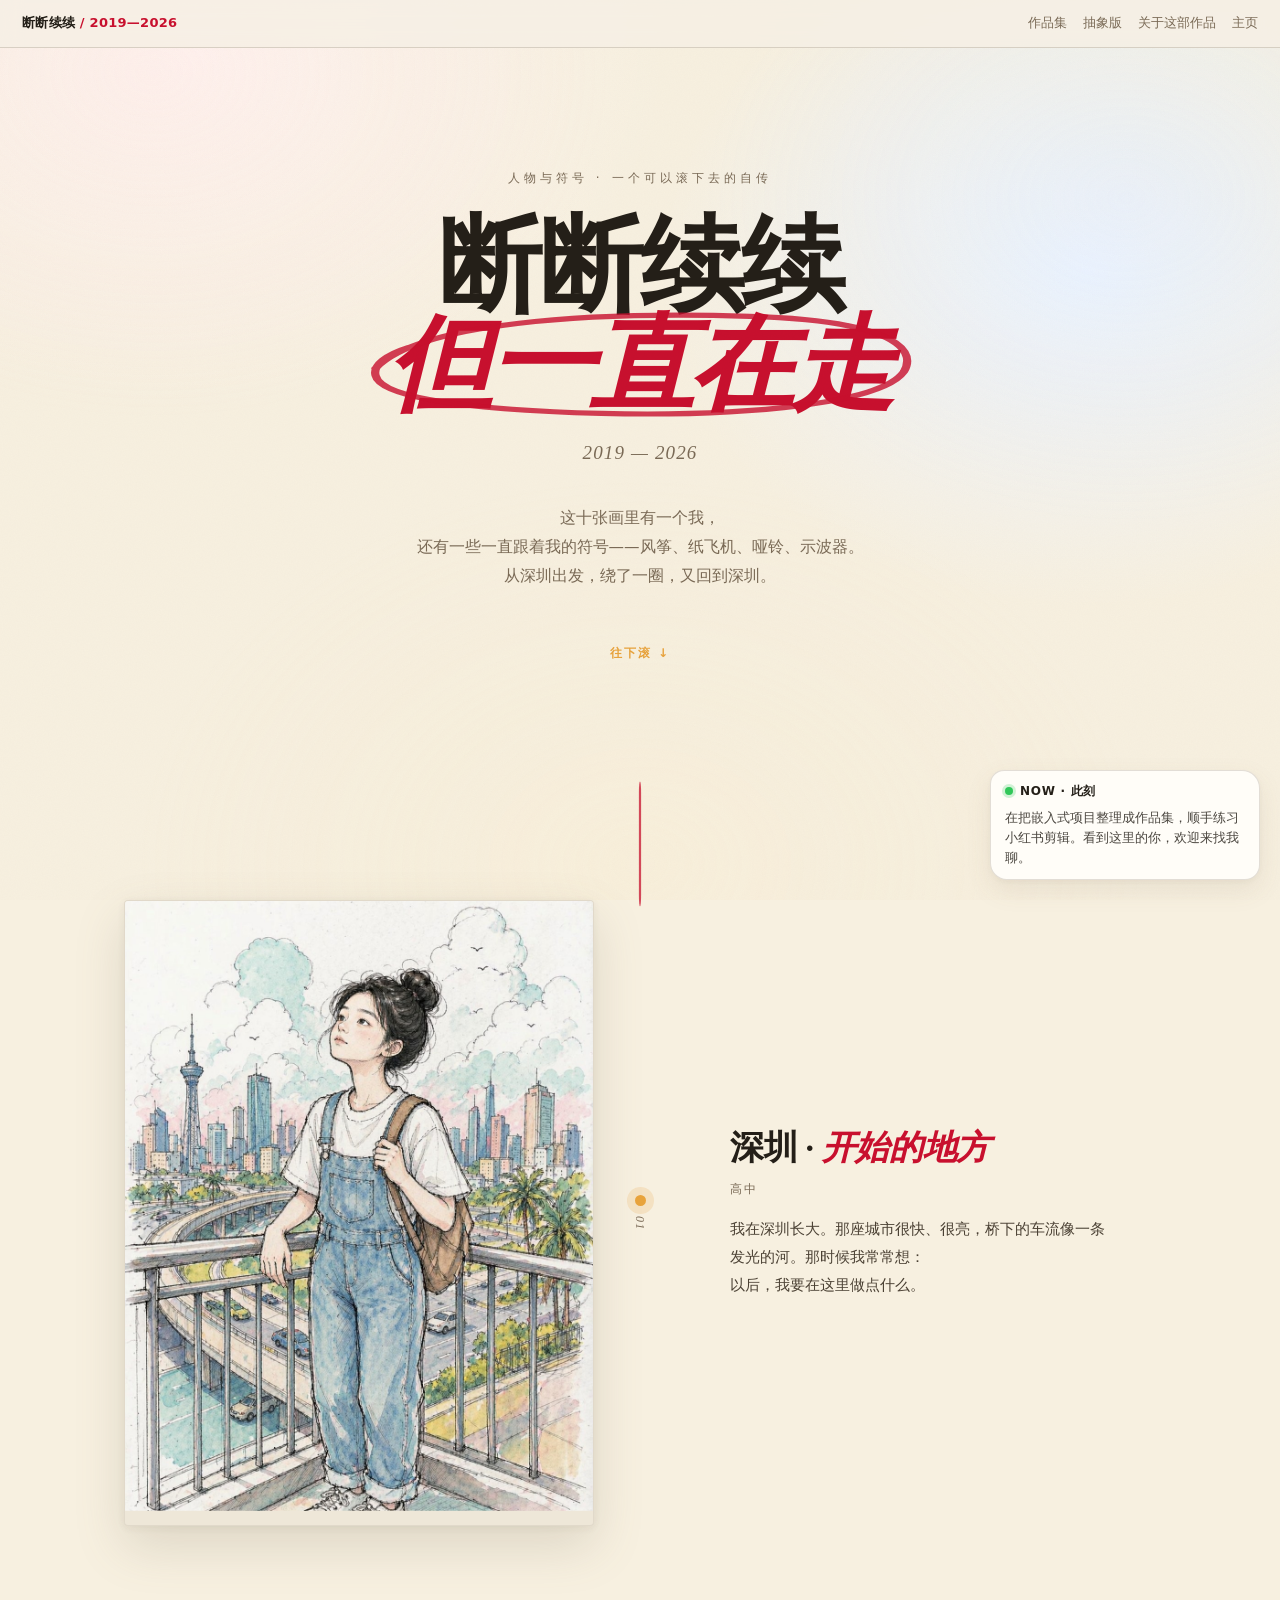
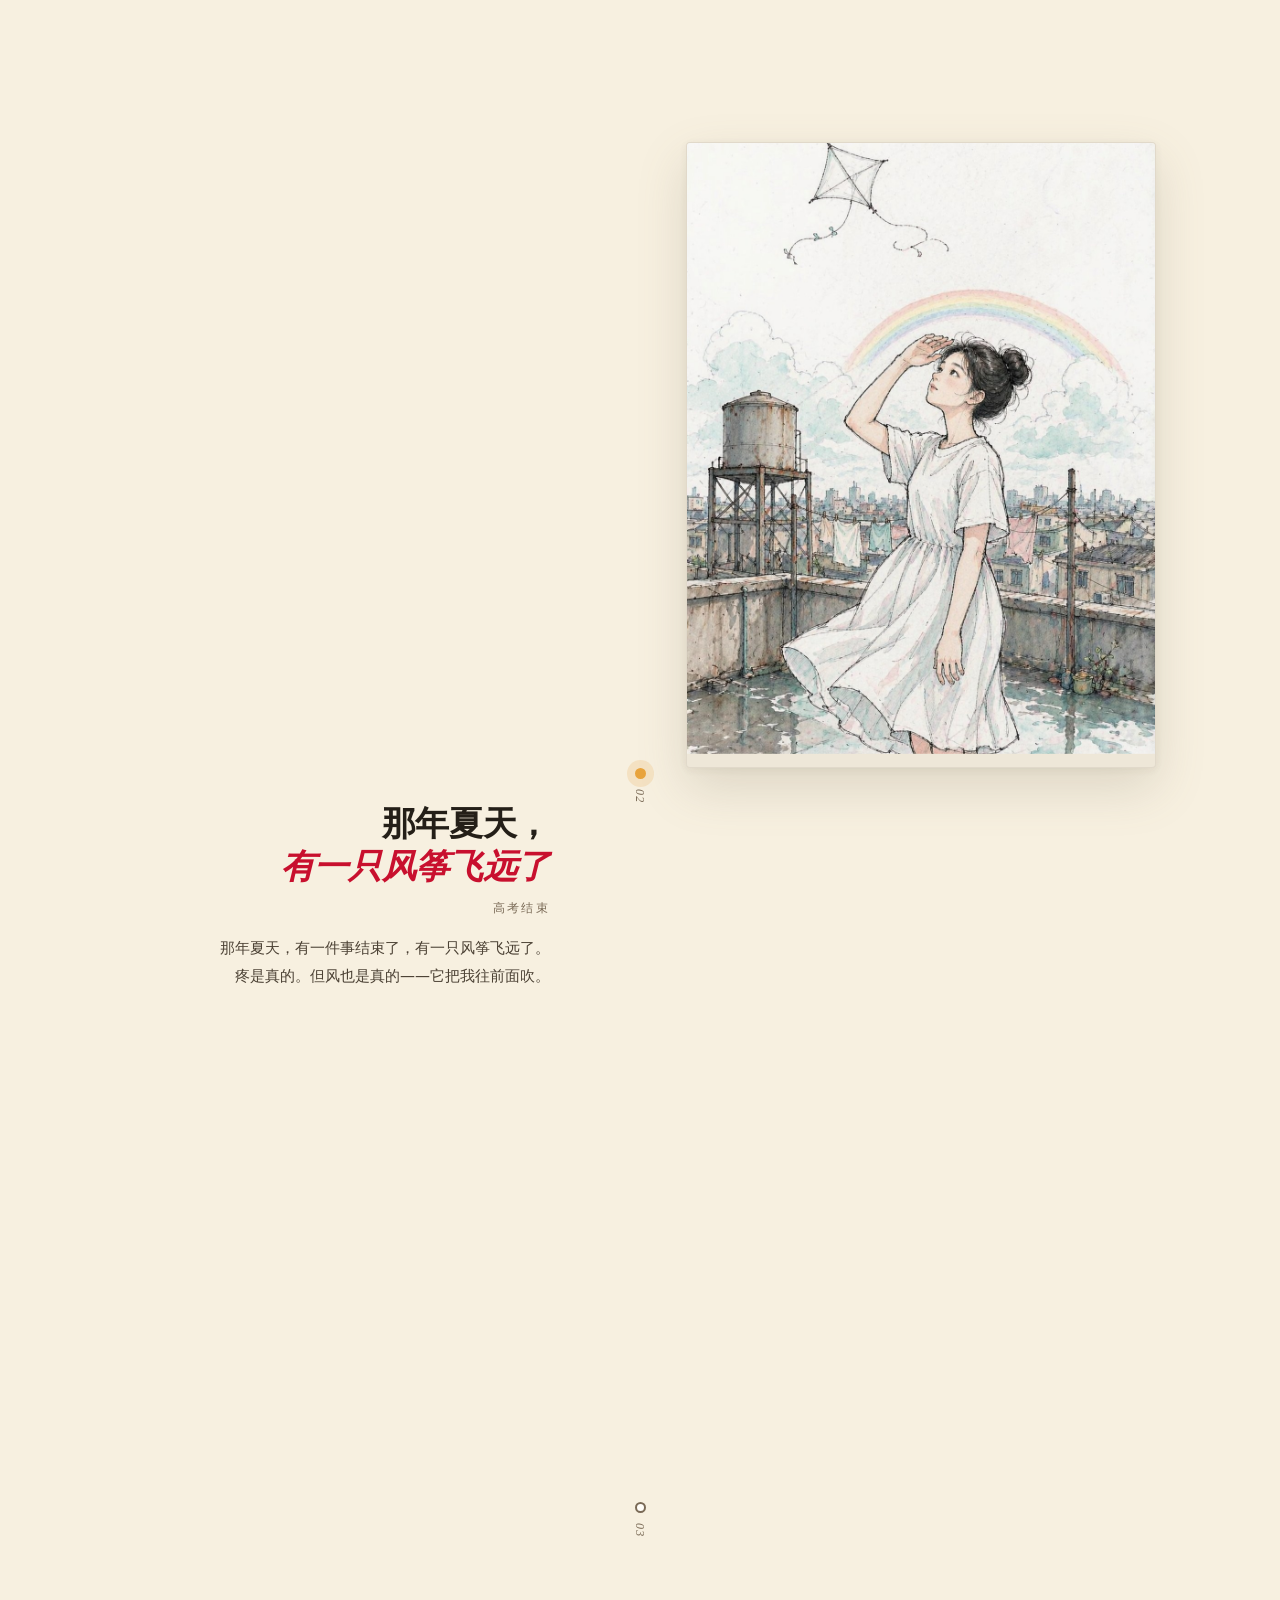
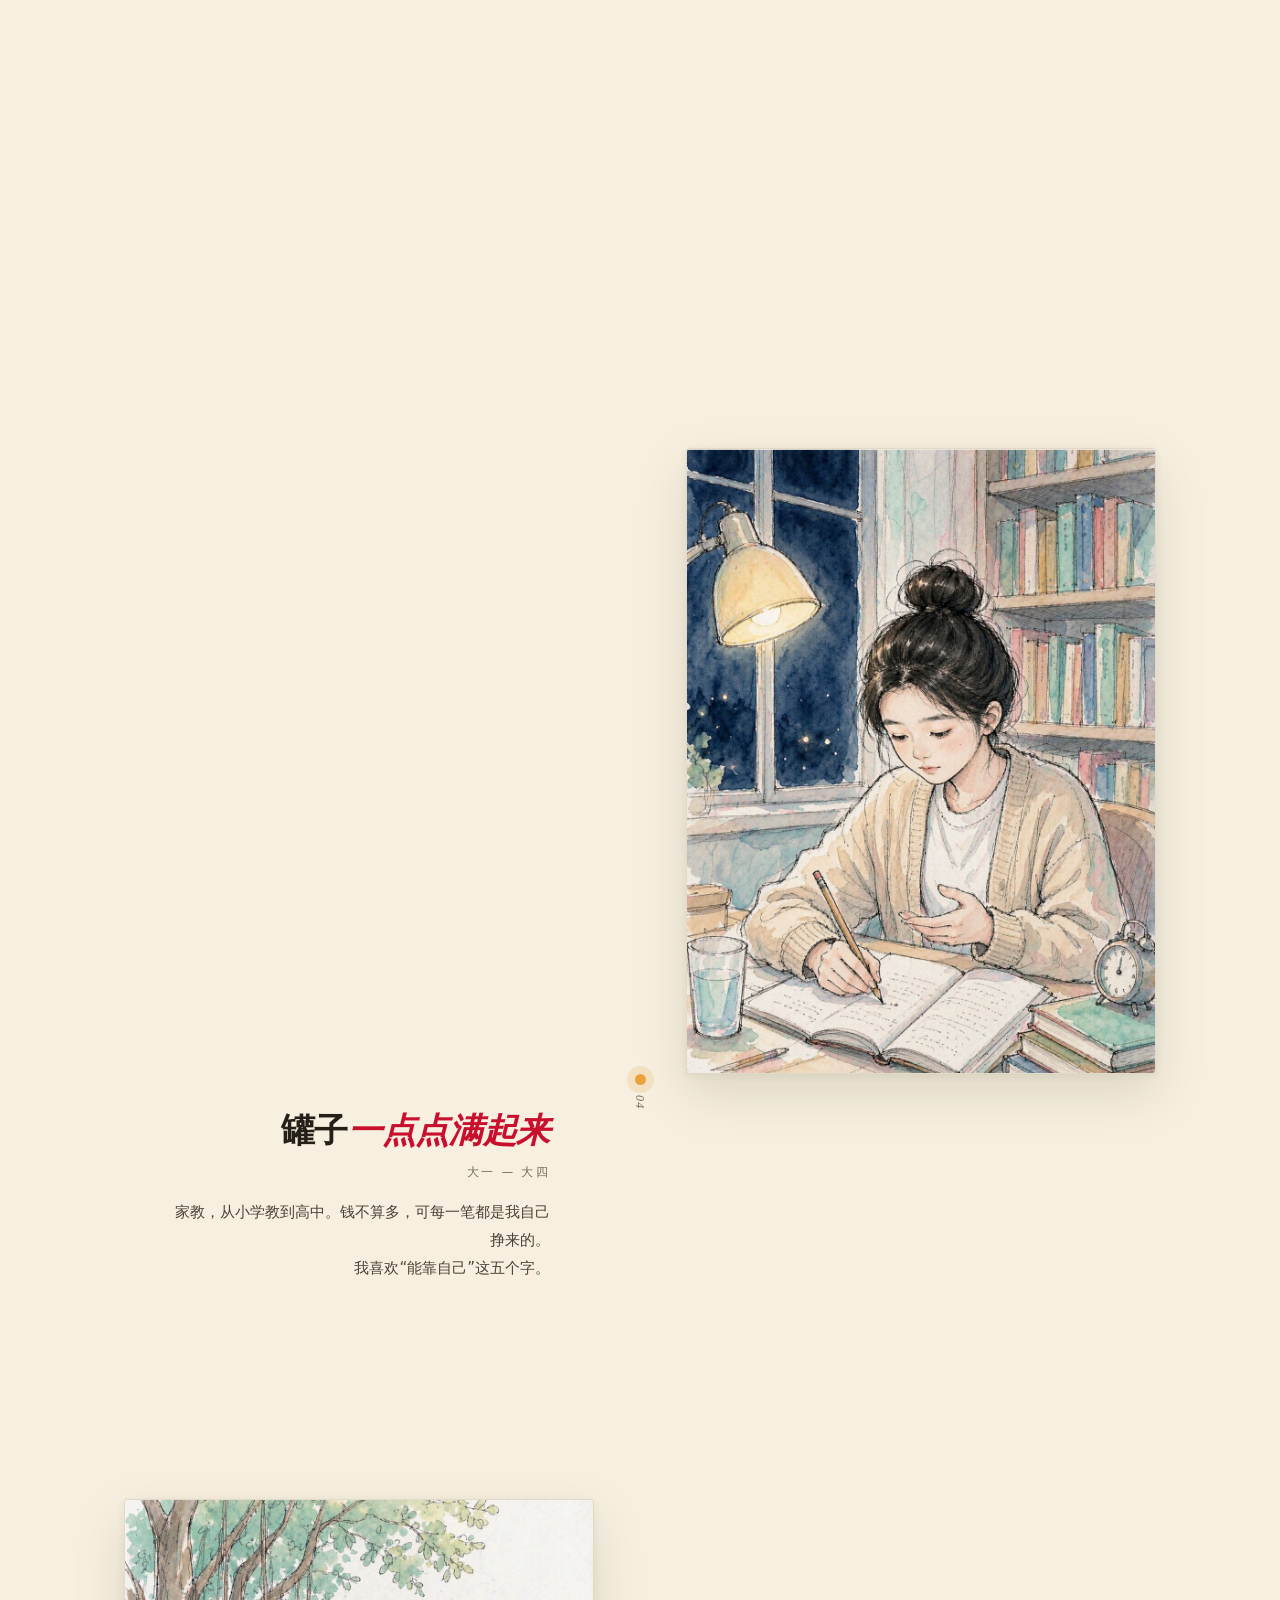
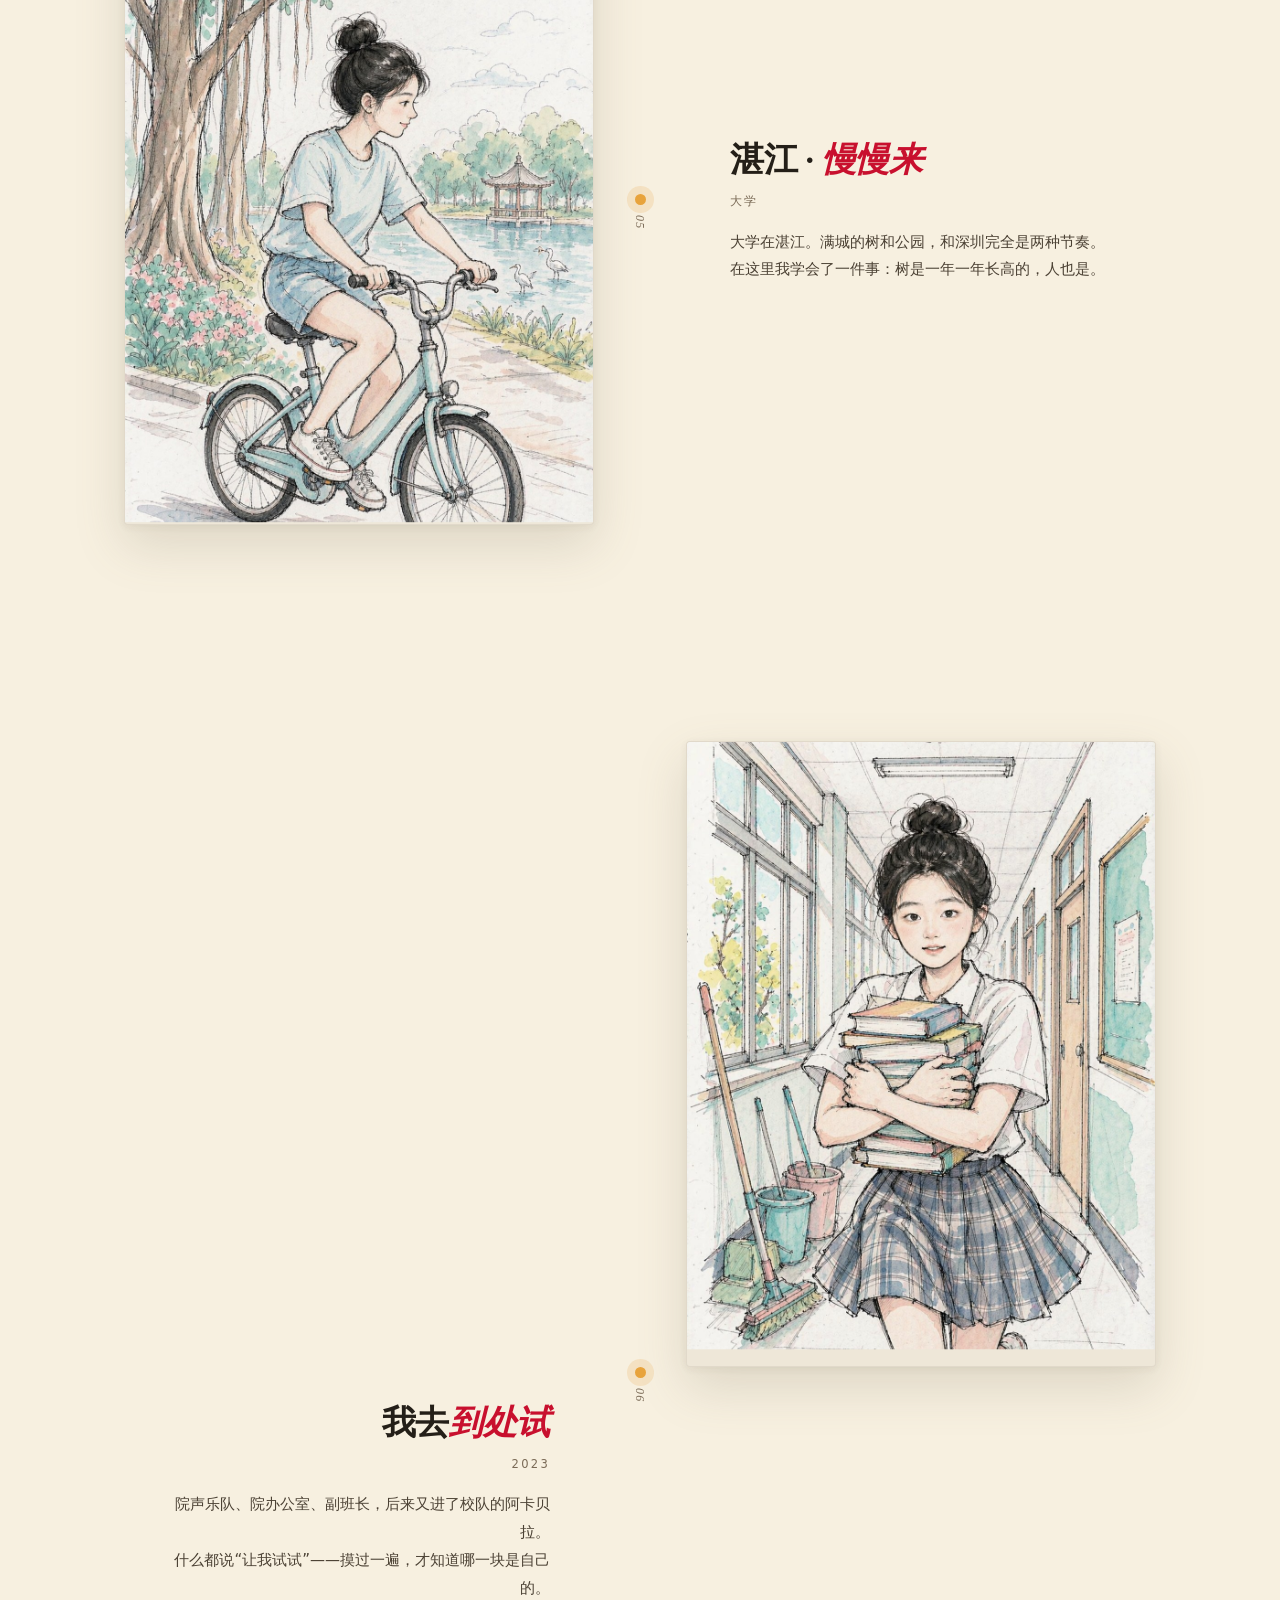
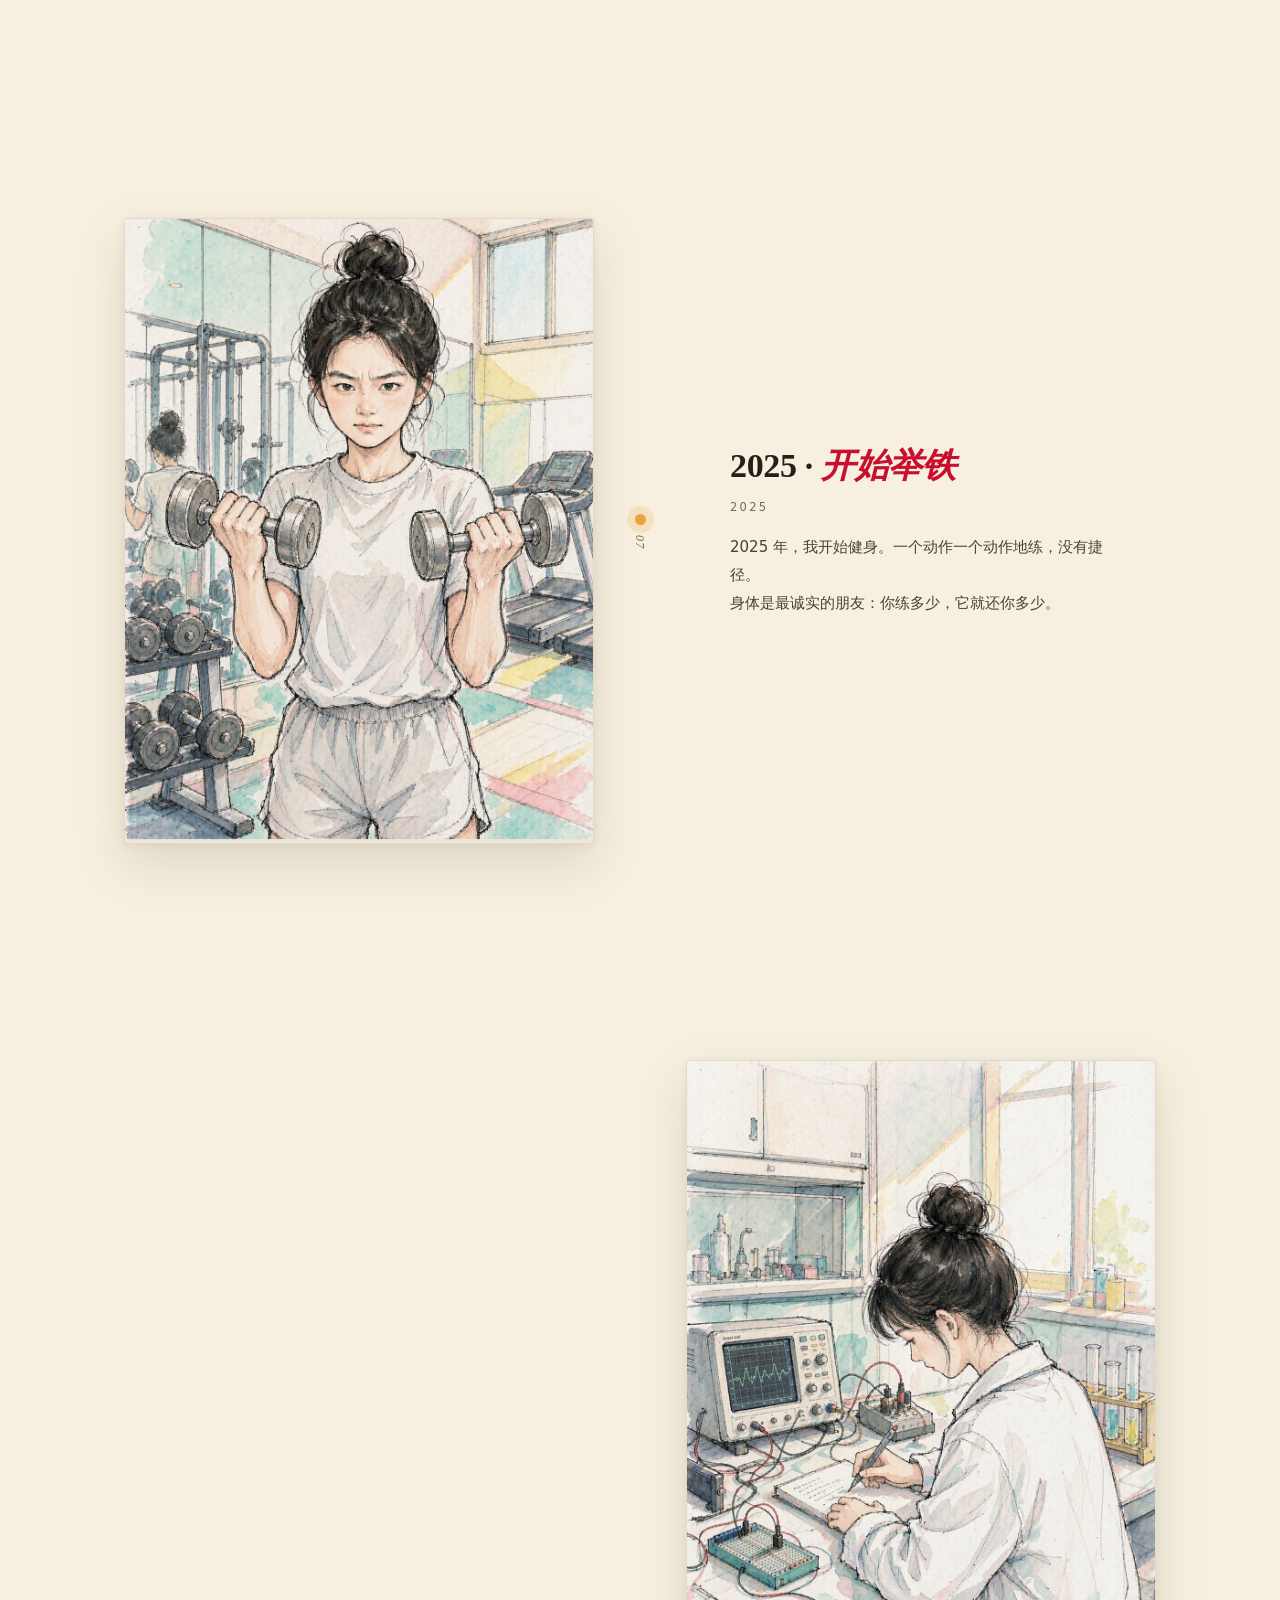
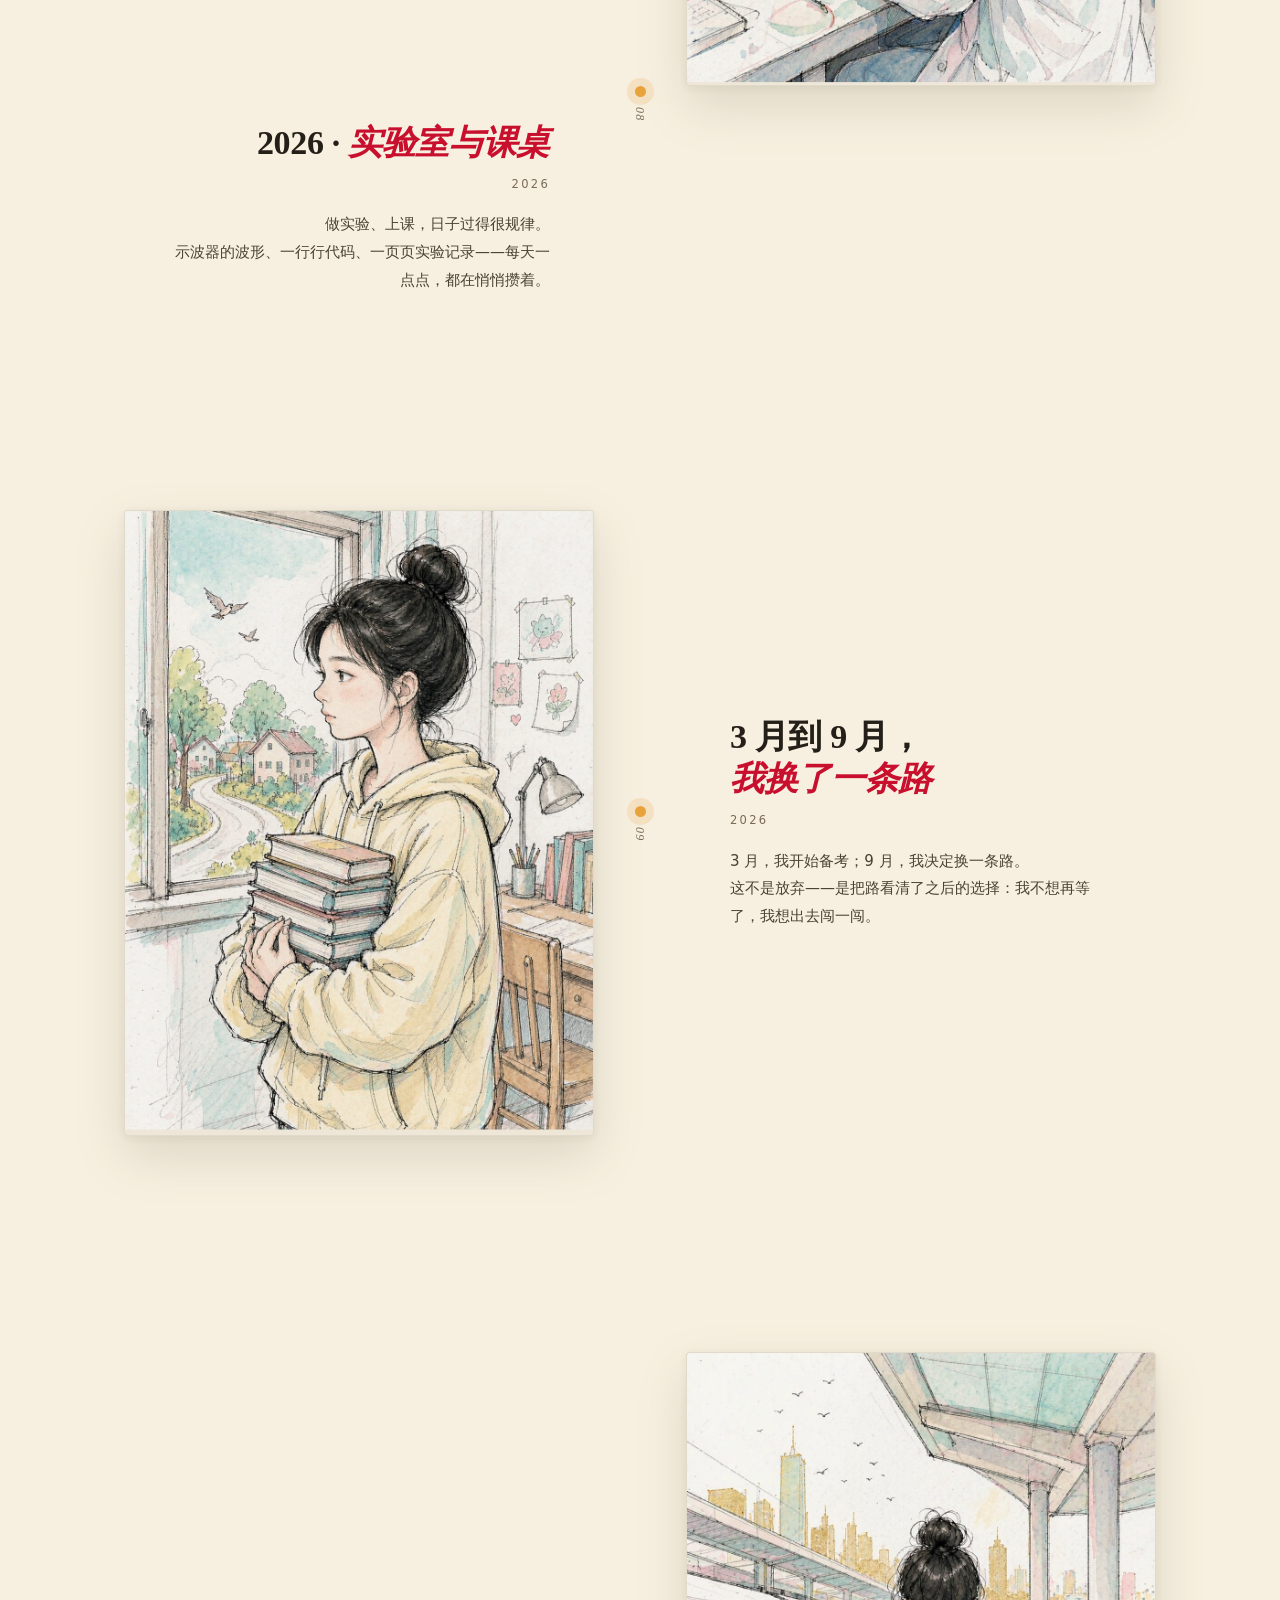
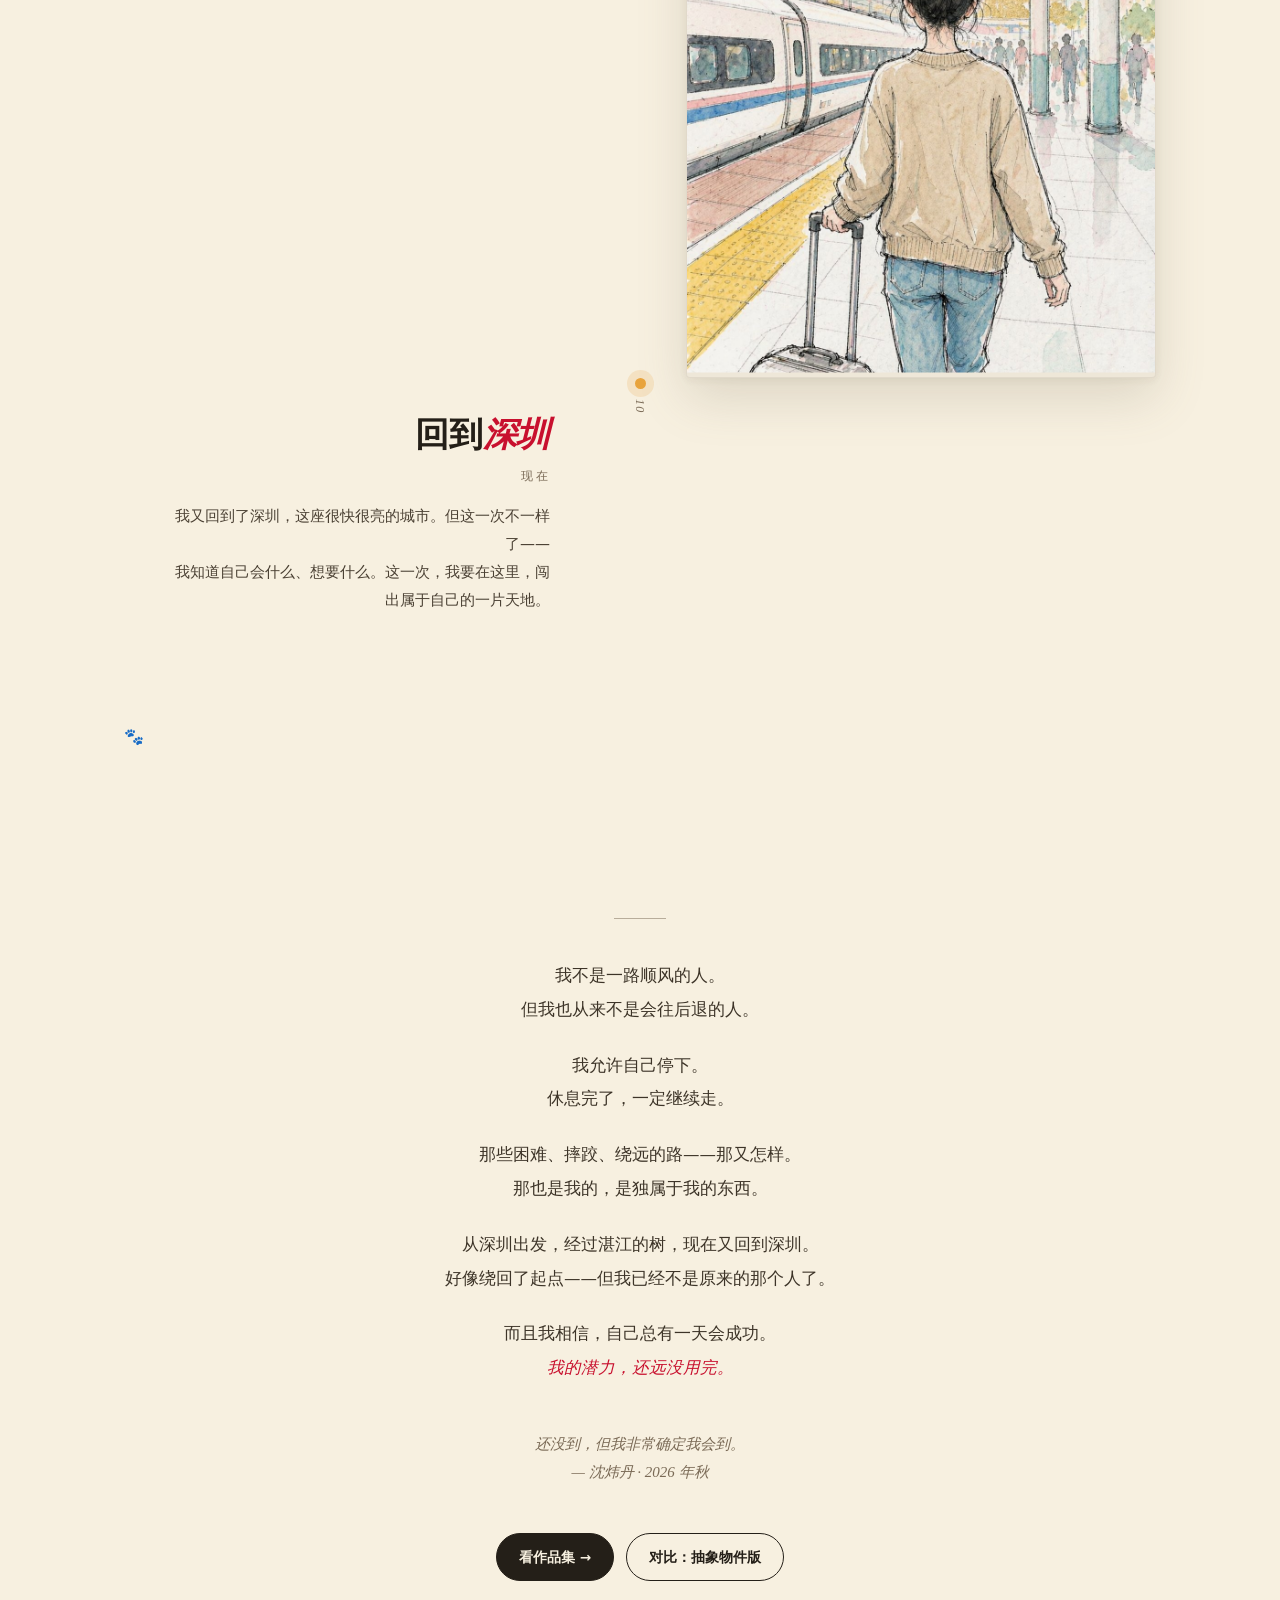
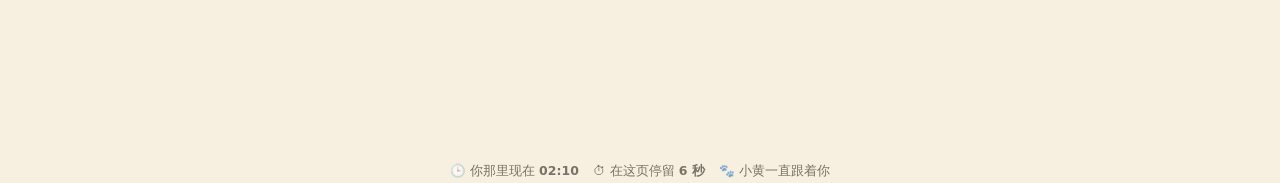
<file: story-yojiro.html>
<!DOCTYPE html>
<html lang="zh-CN">
<head>
<meta charset="UTF-8">
<meta name="viewport" content="width=device-width, initial-scale=1.0">
<title>断断续续 · 人物与符号 — 沈炜丹</title>
<meta name="description" content="把几年经历画成九张抽象的图。一条可以走进去的长卷。">
<meta property="og:title" content="断断续续 · 人物与符号">
<meta property="og:description" content="九张图，八年。你可以滚下去。">
<meta property="og:image" content="assets/art/anime/anime-10.jpg">
<meta property="og:type" content="website">
  <meta name="robots" content="noindex, nofollow, noimageindex">
  <meta name="googlebot" content="noindex">
<meta name="theme-color" content="#f6f0e4">
<link rel="icon" href="data:image/svg+xml,%3Csvg xmlns='http://www.w3.org/2000/svg' viewBox='0 0 32 32'%3E%3Ctext y='26' font-size='26'%3E%F0%9F%90%BE%3C/text%3E%3C/svg%3E">
<style>
:root{
  --bg:#f7f0e0; --card:#fffdf8; --ink:#241f18; --muted:#7a6a56; --warm:#e8a33c;
  --stroke:rgba(74,58,42,.18); --accent:#c8102e;
  --ease:cubic-bezier(.2,.75,.25,1); --ease-out:cubic-bezier(.16,1,.3,1);
}
*{box-sizing:border-box;margin:0;padding:0}
html{scroll-behavior:smooth}
body{
  font-family:system-ui,-apple-system,"PingFang SC","Microsoft YaHei",sans-serif;
  color:var(--ink);background:var(--bg);
  background-image:
    radial-gradient(64vw 48vw at 15% 6%,#fff6f0,transparent 58%),
    radial-gradient(56vw 44vw at 85% 30%,#eef4ff,transparent 60%);
  background-attachment:fixed;line-height:1.85;font-size:16px;overflow-x:hidden}
a{color:inherit}
img{display:block;max-width:100%}

/* ---------- 顶部细导航 ---------- */
#top{position:fixed;top:0;left:0;right:0;z-index:120;height:48px;
  display:flex;align-items:center;justify-content:space-between;padding:0 22px;
  background:rgba(246,240,228,.82);backdrop-filter:blur(10px);
  border-bottom:1px solid var(--stroke);font-size:13px;
  transition:transform .3s var(--ease)}
#top .l{font-weight:700;letter-spacing:.02em}
#top .l em{font-style:normal;color:var(--accent)}
#top .r{display:flex;gap:16px;color:var(--muted)}
#top .r a{text-decoration:none}
#top .r a:hover{color:var(--ink)}
/* 进度细线 */
#line{position:fixed;top:0;left:0;height:2px;width:0;z-index:121;
  background:linear-gradient(90deg,#f0b95a,var(--accent))}

/* ---------- 序 ---------- */
#pre{min-height:88vh;display:flex;flex-direction:column;align-items:center;justify-content:center;
  text-align:center;padding:80px 24px 40px;position:relative}
#pre .k{font-size:12px;letter-spacing:.34em;color:var(--muted);margin-bottom:26px}
#pre h1{font-family:Georgia,"Times New Roman","Songti SC",serif;
  font-size:clamp(52px,10vw,104px);line-height:.96;letter-spacing:-.03em;font-weight:700}
#pre h1 em{font-style:italic;color:var(--accent)}
#pre .yr{margin-top:20px;font-family:Georgia,serif;font-style:italic;
  font-size:clamp(15px,2vw,19px);color:var(--muted);letter-spacing:.06em}
#pre .lede{max-width:520px;margin:34px auto 0;font-size:15.5px;color:var(--muted)}
#pre .hint{margin-top:52px;font-size:12px;color:var(--warm);letter-spacing:.16em;font-weight:700;
  animation:bob 2.4s var(--ease) infinite}
@keyframes bob{0%,100%{transform:translateY(0);opacity:.5}50%{transform:translateY(9px);opacity:1}}

/* ---------- 长卷 ---------- */
#scroll{max-width:1080px;margin:0 auto;padding:0 24px 40px;position:relative}
/* 中间那条背白的“路” */
#scroll::before{display:none;content:'';position:absolute;left:50%;top:0;bottom:0;width:1px;
  transform:translateX(-.5px);
  background:repeating-linear-gradient(180deg,var(--stroke) 0 6px,transparent 6px 14px)}

.beat{position:relative;padding:12vh 0;display:grid;
  grid-template-columns:1fr 92px 1fr;align-items:center;gap:0}
.beat .fig{position:relative}
.beat .fig .mask{border-radius:4px;overflow:hidden;background:#eee7d8;
  box-shadow:0 20px 50px rgba(120,110,90,.20),0 2px 8px rgba(120,110,90,.10);
  border:1px solid rgba(74,58,42,.08)}
.beat .fig img{width:100%;aspect-ratio:3/4;object-fit:cover;
  filter:grayscale(.34) contrast(1.02) saturate(1.04);
  transform:scale(1.05);
  transition:filter 1.1s var(--ease),transform 1.3s var(--ease-out)}
.beat.in .fig img{filter:grayscale(0) contrast(1);transform:scale(1)}
/* 出入场的轻微上浮 */
.beat .fig,.beat .txt{opacity:0;transform:translateY(38px);
  transition:opacity .9s var(--ease),transform .9s var(--ease-out)}
.beat.in .fig,.beat.in .txt{opacity:1;transform:none}
.beat.in .txt{transition-delay:.12s}

/* 中间圆点 */
.beat .dot{position:relative;display:flex;flex-direction:column;align-items:center;gap:10px}
.beat .dot i{width:11px;height:11px;border-radius:50%;background:var(--card);
  border:2px solid var(--muted);transition:.6s var(--ease)}
.beat.in .dot i{background:var(--warm);border-color:var(--warm);
  box-shadow:0 0 0 8px rgba(232,163,60,.18)}
.beat .dot span{font-family:Georgia,serif;font-style:italic;font-size:12px;
  color:var(--muted);writing-mode:vertical-rl;letter-spacing:.1em}

/* 文字 */
.beat .txt{padding:0 44px}
.beat:nth-child(odd) .fig{grid-column:1}
.beat:nth-child(odd) .dot{grid-column:2}
.beat:nth-child(odd) .txt{grid-column:3}
.beat:nth-child(even) .txt{grid-column:1;text-align:right}
.beat:nth-child(even) .dot{grid-column:2}
.beat:nth-child(even) .fig{grid-column:3}
.beat h2{font-family:Georgia,"Times New Roman","Songti SC",serif;
  font-size:clamp(24px,3.2vw,34px);line-height:1.24;letter-spacing:-.01em;font-weight:700}
.beat h2 em{font-style:italic;color:var(--accent)}
.beat .when{margin-top:10px;font-size:11.5px;letter-spacing:.2em;color:var(--muted)}
.beat p{margin-top:16px;font-size:15px;color:#4b4134;max-width:420px}
.beat:nth-child(even) p{margin-left:auto}

/* 一张特别的宽图（跑道） */
.beat.flat{grid-template-columns:1fr;padding:9vh 0}
.beat.flat .fig{grid-column:1/-1 !important;order:2}
.beat.flat .txt{grid-column:1/-1 !important;order:1;text-align:center;padding:0 0 26px}
.beat.flat .txt p{margin:14px auto 0}
.beat.flat .dot{display:none}
.beat.flat .fig img{aspect-ratio:16/9}

/* 结尾那一格：空白 */
.beat.blank .fig .mask{background:#fffdf6;box-shadow:0 18px 44px rgba(122,96,70,.1)}
.beat.blank .fig img{filter:grayscale(1) brightness(1.02)}

/* ---------- 落款 ---------- */
#coda{max-width:660px;margin:0 auto;padding:14vh 24px 18vh;text-align:center}
#coda .rule{width:52px;height:1px;background:var(--muted);margin:0 auto 40px;opacity:.5}
#coda p{font-size:16.5px;color:#3d3428;line-height:2.05}
#coda p+p{margin-top:22px}
#coda .sig{margin-top:46px;font-family:Georgia,serif;font-style:italic;
  font-size:15px;color:var(--muted)}
#coda .row{display:flex;gap:12px;justify-content:center;flex-wrap:wrap;margin-top:46px}
#coda .row a{text-decoration:none;padding:11px 22px;border-radius:999px;
  border:1.5px solid var(--ink);font-size:13.5px;font-weight:700;
  transition:transform .2s var(--ease),box-shadow .2s var(--ease)}
#coda .row a:hover{transform:translateY(-3px);box-shadow:4px 4px 0 var(--ink)}
#coda .row a.pri{background:var(--ink);color:var(--bg)}

/* ---------- 移动端 ---------- */
@media(max-width:820px){
  #scroll::before{left:14px}
  .beat{grid-template-columns:34px 1fr;gap:0;padding:7vh 0}
  .beat .dot{grid-column:1 !important}
  .beat .fig{grid-column:2 !important;order:1}
  .beat .txt{grid-column:2 !important;order:2;text-align:left !important;
    padding:20px 0 0 !important;margin-left:0 !important}
  .beat:nth-child(even) .txt{text-align:left}
  .beat p{margin-left:0 !important}
  .beat.flat{padding:5vh 0}
  .beat .fig img{aspect-ratio:3/2}
}

/* Rough.js 式手绘圈注（纯 SVG 实现） */
h1 em{position:relative;display:inline-block}
h1 em svg.rough{position:absolute;left:-10%;top:-16%;width:120%;height:132%;overflow:visible;pointer-events:none}
h1 em svg.rough path{fill:none;stroke:var(--accent,#c8102e);stroke-width:3;stroke-linecap:round;
  stroke-dasharray:560;stroke-dashoffset:560;opacity:.8;
  animation:roughDraw 1s cubic-bezier(.16,1,.3,1) 1s forwards}
@keyframes roughDraw{to{stroke-dashoffset:0}}
@media (prefers-reduced-motion: reduce){h1 em svg.rough path{animation:none;stroke-dashoffset:0}}
</style>
<link rel="stylesheet" href="assets/unified.css">
</head>
<body data-style="cream">
<div id="line"></div>
<nav id="top">
  <div class="l">断断续续 <em>/ 2019—2026</em></div>
  <div class="r">
    <a href="studio.html">作品集</a>
    <a href="story.html">抽象版</a>
    <a href="colophon.html">关于这部作品</a>
    <a href="index.html">主页</a>
  </div>
</nav>

<header id="pre">
  <div class="k">人物与符号 · 一个可以滚下去的自传</div>
  <h1 data-split>断断续续<br><em>但一直在走<svg class="rough" viewBox="0 0 220 76" preserveAspectRatio="none" aria-hidden="true"><path d="M14,40 C 30,14 90,7 150,10 C 196,12 212,26 206,42 C 198,60 150,68 96,66 C 52,64 16,58 14,44 C 13,38 18,32 26,28"/></svg></em></h1>
  <div class="yr">2019 — 2026</div>
  <p class="lede">这十张画里有一个我，<br>
    还有一些一直跟着我的符号——风筝、纸飞机、哑铃、示波器。<br>
    从深圳出发，绕了一圈，又回到深圳。</p>
  <div class="hint">往下滚 ↓</div>
</header>

<main id="scroll">

  <article class="beat">
    <div class="fig"><div class="mask"><img src="assets/art/anime/anime-01.jpg" alt="深圳 · 开始的地方" loading="lazy"></div></div>
    <div class="dot"><i></i><span>01</span></div>
    <div class="txt">
      <h2>深圳 · <em>开始的地方</em></h2>
      <div class="when">高中</div>
      <p>我在深圳长大。那座城市很快、很亮，桥下的车流像一条发光的河。那时候我常常想：<br>以后，我要在这里做点什么。</p>
    </div>
  </article>

  <article class="beat">
    <div class="fig"><div class="mask"><img src="assets/art/anime/anime-02.jpg" alt="那年夏天" loading="lazy"></div></div>
    <div class="dot"><i></i><span>02</span></div>
    <div class="txt">
      <h2>那年夏天，<br><em>有一只风筝飞远了</em></h2>
      <div class="when">高考结束</div>
      <p>那年夏天，有一件事结束了，有一只风筝飞远了。<br>疼是真的。但风也是真的——它把我往前面吹。</p>
    </div>
  </article>

  <article class="beat">
    <div class="fig"><div class="mask"><img src="assets/art/anime/anime-03.jpg" alt="我决定自己想办法" loading="lazy"></div></div>
    <div class="dot"><i></i><span>03</span></div>
    <div class="txt">
      <h2>我决定<em>自己想办法</em></h2>
      <div class="when">那个假期</div>
      <p>假期里我去酒店帮忙，也一家一家店去问招不招人。<br>没什么大道理，就是想靠自己。也就是从那时候起，我知道了自己是个会想办法的人。</p>
    </div>
  </article>

  <article class="beat">
    <div class="fig"><div class="mask"><img src="assets/art/anime/anime-04.jpg" alt="罐子一点点满起来" loading="lazy"></div></div>
    <div class="dot"><i></i><span>04</span></div>
    <div class="txt">
      <h2>罐子<em>一点点满起来</em></h2>
      <div class="when">大一 — 大四</div>
      <p>家教，从小学教到高中。钱不算多，可每一笔都是我自己挣来的。<br>我喜欢“能靠自己”这五个字。</p>
    </div>
  </article>

  <article class="beat">
    <div class="fig"><div class="mask"><img src="assets/art/anime/anime-05.jpg" alt="湛江 · 慢慢来" loading="lazy"></div></div>
    <div class="dot"><i></i><span>05</span></div>
    <div class="txt">
      <h2>湛江 · <em>慢慢来</em></h2>
      <div class="when">大学</div>
      <p>大学在湛江。满城的树和公园，和深圳完全是两种节奏。<br>在这里我学会了一件事：树是一年一年长高的，人也是。</p>
    </div>
  </article>

  <article class="beat">
    <div class="fig"><div class="mask"><img src="assets/art/anime/anime-06.jpg" alt="我去到处试" loading="lazy"></div></div>
    <div class="dot"><i></i><span>06</span></div>
    <div class="txt">
      <h2>我去<em>到处试</em></h2>
      <div class="when">2023</div>
      <p>院声乐队、院办公室、副班长，后来又进了校队的阿卡贝拉。<br>什么都说“让我试试”——摸过一遍，才知道哪一块是自己的。</p>
    </div>
  </article>

  <article class="beat">
    <div class="fig"><div class="mask"><img src="assets/art/anime/anime-07.jpg" alt="2025 · 开始举铁" loading="lazy"></div></div>
    <div class="dot"><i></i><span>07</span></div>
    <div class="txt">
      <h2>2025 · <em>开始举铁</em></h2>
      <div class="when">2025</div>
      <p>2025 年，我开始健身。一个动作一个动作地练，没有捷径。<br>身体是最诚实的朋友：你练多少，它就还你多少。</p>
    </div>
  </article>

  <article class="beat">
    <div class="fig"><div class="mask"><img src="assets/art/anime/anime-08.jpg" alt="2026 · 实验室与课桌" loading="lazy"></div></div>
    <div class="dot"><i></i><span>08</span></div>
    <div class="txt">
      <h2>2026 · <em>实验室与课桌</em></h2>
      <div class="when">2026</div>
      <p>做实验、上课，日子过得很规律。<br>示波器的波形、一行行代码、一页页实验记录——每天一点点，都在悄悄攒着。</p>
    </div>
  </article>

  <article class="beat">
    <div class="fig"><div class="mask"><img src="assets/art/anime/anime-09.jpg" alt="3 月到 9 月" loading="lazy"></div></div>
    <div class="dot"><i></i><span>09</span></div>
    <div class="txt">
      <h2>3 月到 9 月，<br><em>我换了一条路</em></h2>
      <div class="when">2026</div>
      <p>3 月，我开始备考；9 月，我决定换一条路。<br>这不是放弃——是把路看清了之后的选择：我不想再等了，我想出去闯一闯。</p>
    </div>
  </article>

  <article class="beat">
    <div class="fig"><div class="mask"><img src="assets/art/anime/anime-10.jpg" alt="回到深圳" loading="lazy"></div></div>
    <div class="dot"><i></i><span>10</span></div>
    <div class="txt">
      <h2>回到<em>深圳</em></h2>
      <div class="when">现在</div>
      <p>我又回到了深圳，这座很快很亮的城市。但这一次不一样了——<br>我知道自己会什么、想要什么。这一次，我要在这里，闯出属于自己的一片天地。</p>
    </div>
  </article>

</main>

<section id="coda">
  <div class="rule"></div>
  <p>我不是一路顺风的人。<br>
    但我也从来不是会往后退的人。</p>
  <p>我允许自己停下。<br>
    休息完了，一定继续走。</p>
  <p>那些困难、摔跤、绕远的路——那又怎样。<br>
    那也是我的，是独属于我的东西。</p>
  <p>从深圳出发，经过湛江的树，现在又回到深圳。<br>
    好像绕回了起点——但我已经不是原来的那个人了。</p>
  <p>而且我相信，自己总有一天会成功。<br>
    <em style="font-style:italic;color:var(--accent)">我的潜力，还远没用完。</em></p>
  <div class="sig">还没到，但我非常确定我会到。<br>
    — 沈炜丹 · 2026 年秋</div>
  <div class="row">
    <a class="pri" href="studio.html">看作品集 →</a>
    <a href="story.html">对比：抽象物件版</a>
  </div>
</section>

<script src="assets/delight.js" defer></script>
<script src="assets/motion.js" defer></script>
<script src="assets/handdrawn.js" defer></script>
<script>
(function(){
  'use strict';
  /* 逐段浮现 */
  var beats = document.querySelectorAll('.beat');
  if ('IntersectionObserver' in window) {
    var io = new IntersectionObserver(function(es){
      es.forEach(function(e){
        if (e.isIntersecting) { e.target.classList.add('in'); }
      });
    }, { threshold: 0.22, rootMargin: '0px 0px -8% 0px' });
    [].forEach.call(beats, function(b){ io.observe(b); });
  } else {
    [].forEach.call(beats, function(b){ b.classList.add('in'); });
  }

  /* 进度细线 */
  var line = document.getElementById('line');
  var top = document.getElementById('top');
  var last = 0;
  addEventListener('scroll', function(){
    var h = document.documentElement;
    var y = h.scrollTop;
    var p = y / (h.scrollHeight - h.clientHeight || 1);
    line.style.width = (p * 100).toFixed(2) + '%';
    top.style.transform = (y > 300 && y > last + 8) ? 'translateY(-100%)' : 'none';
    last = y;
  }, { passive: true });
})();
</script>
</body>
</html>
</file>
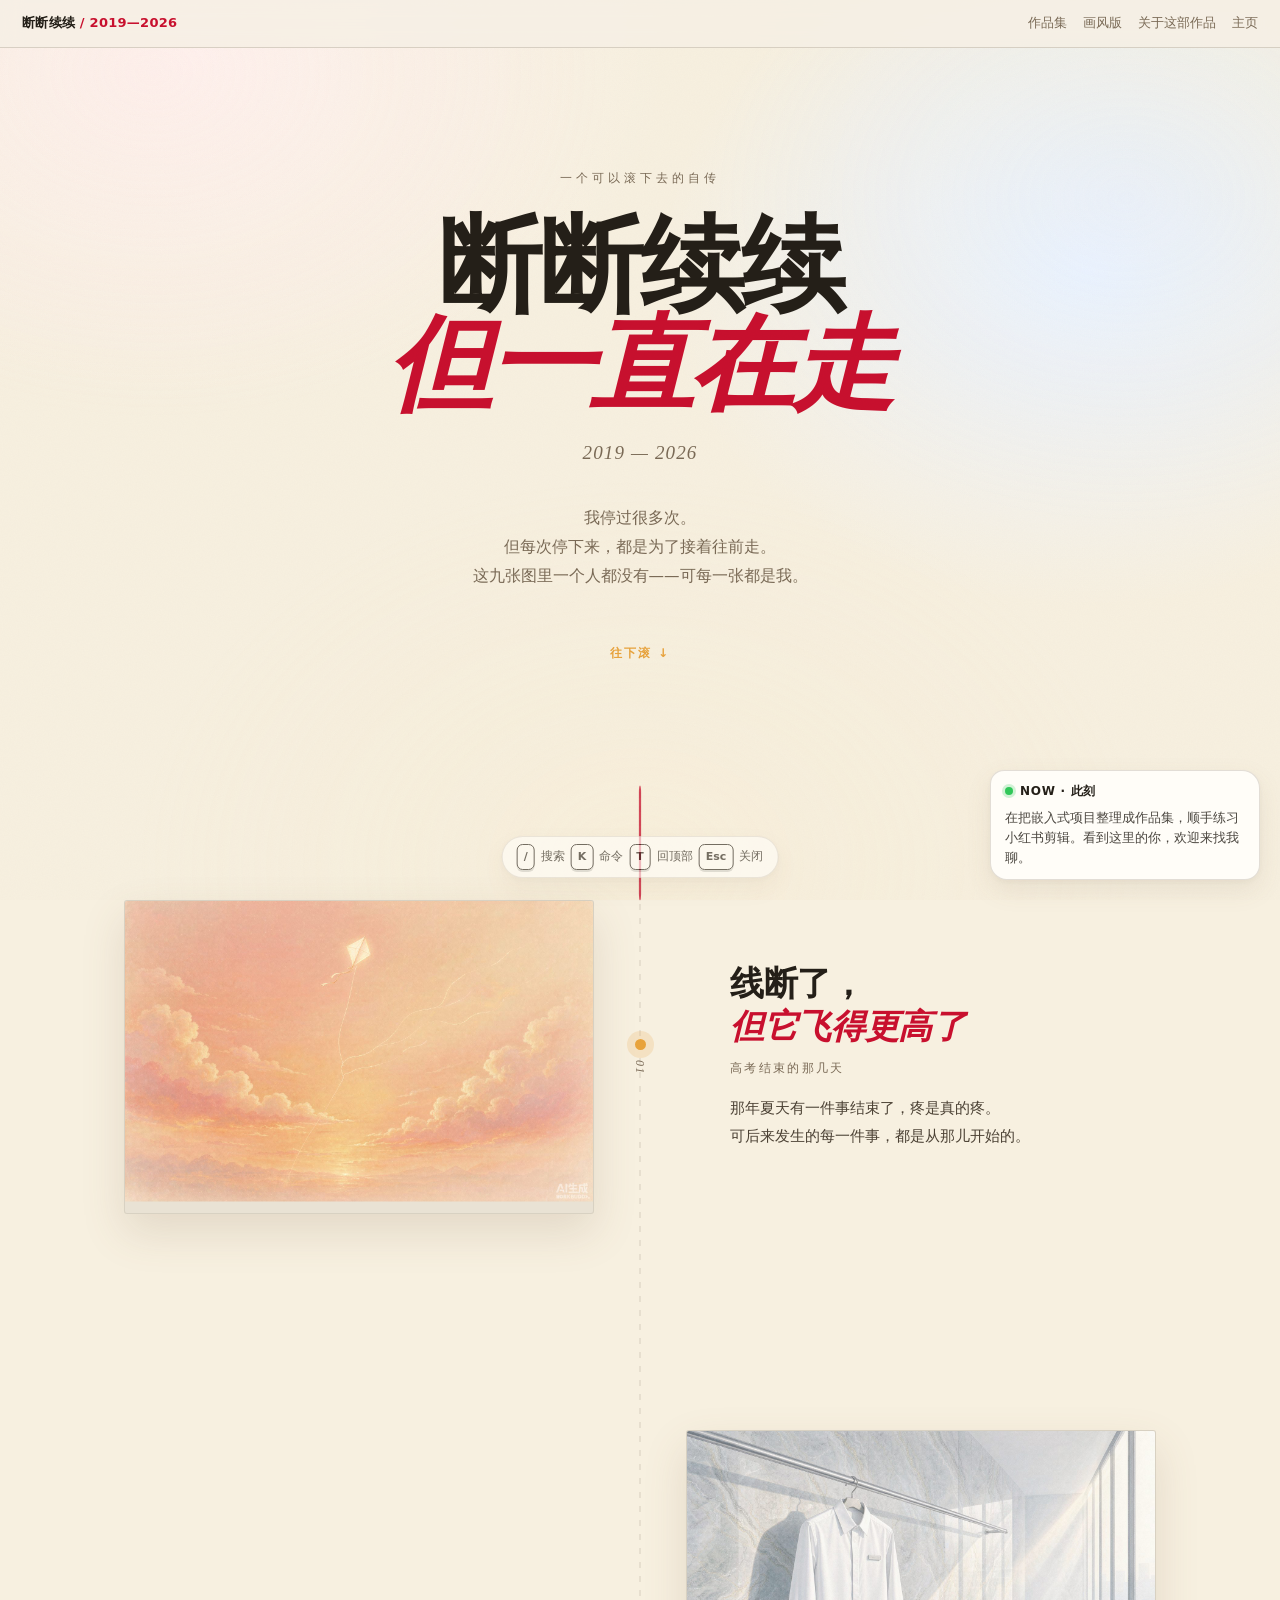
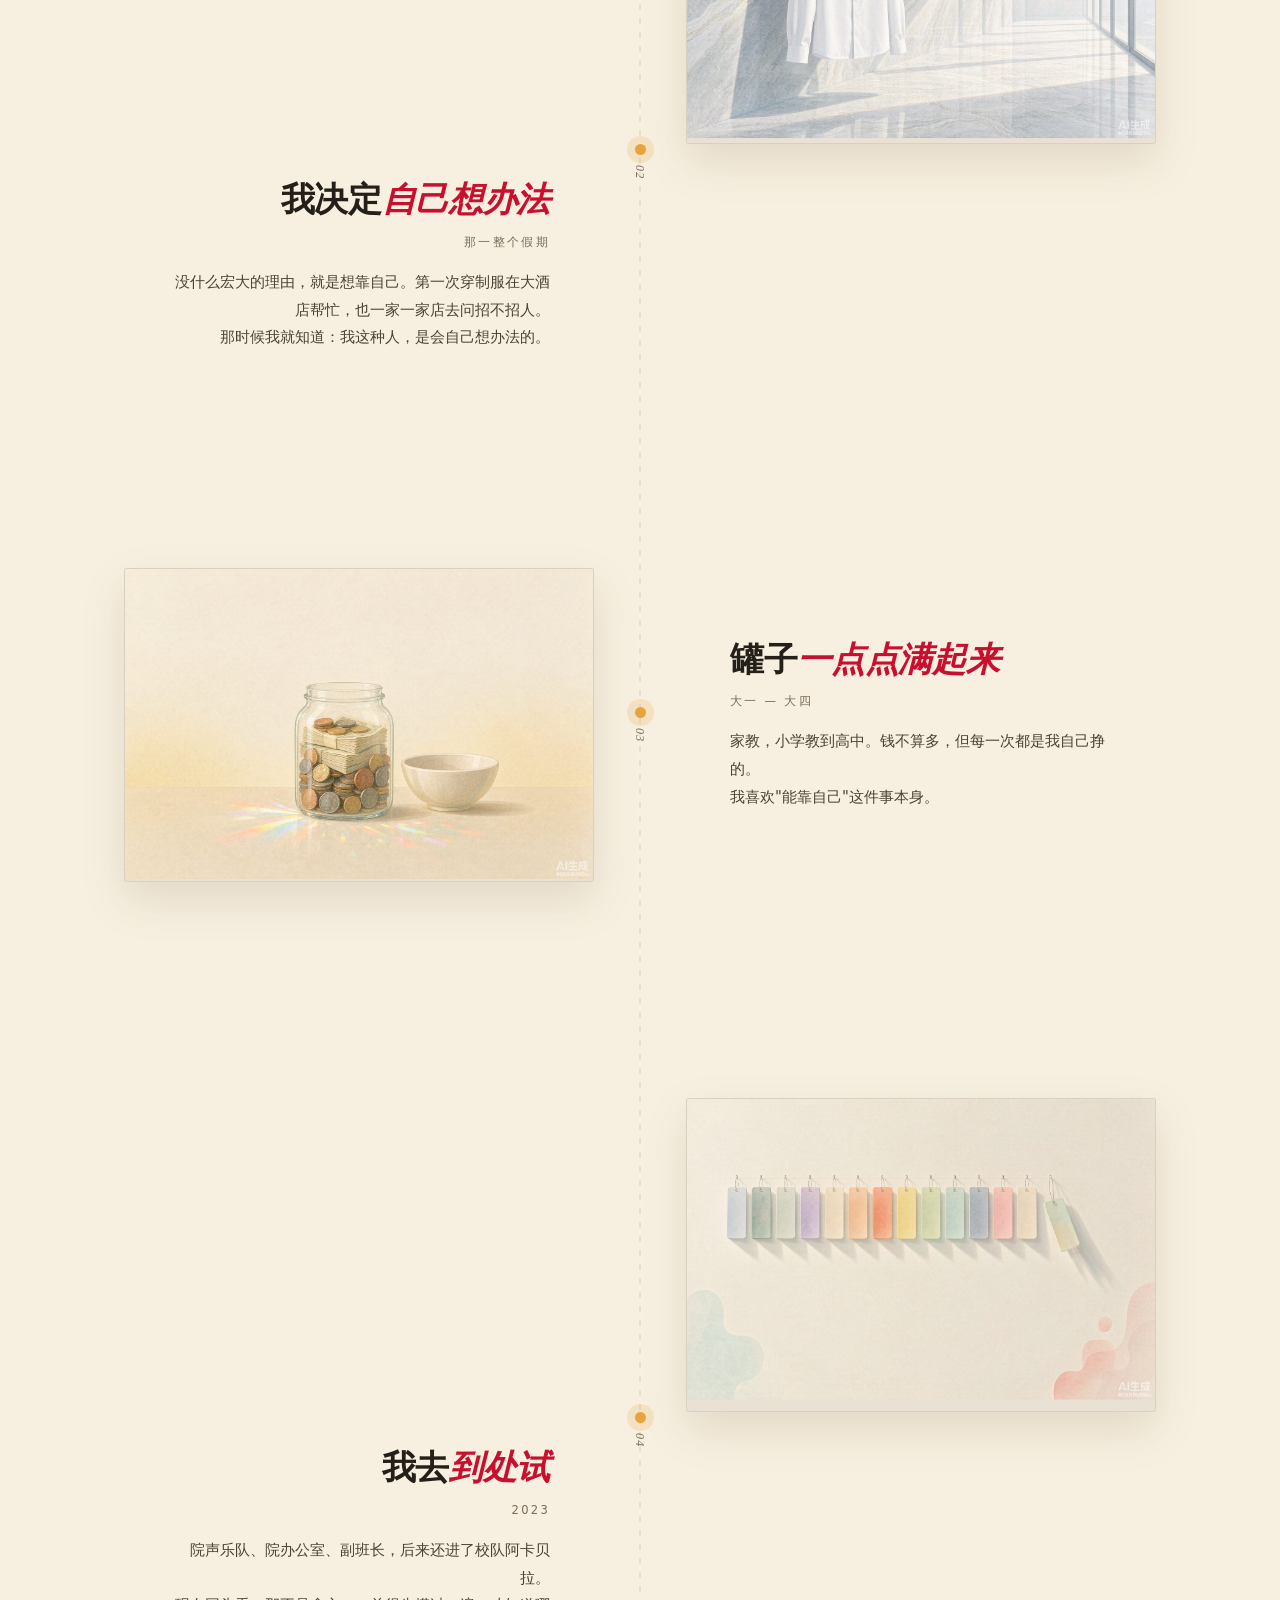
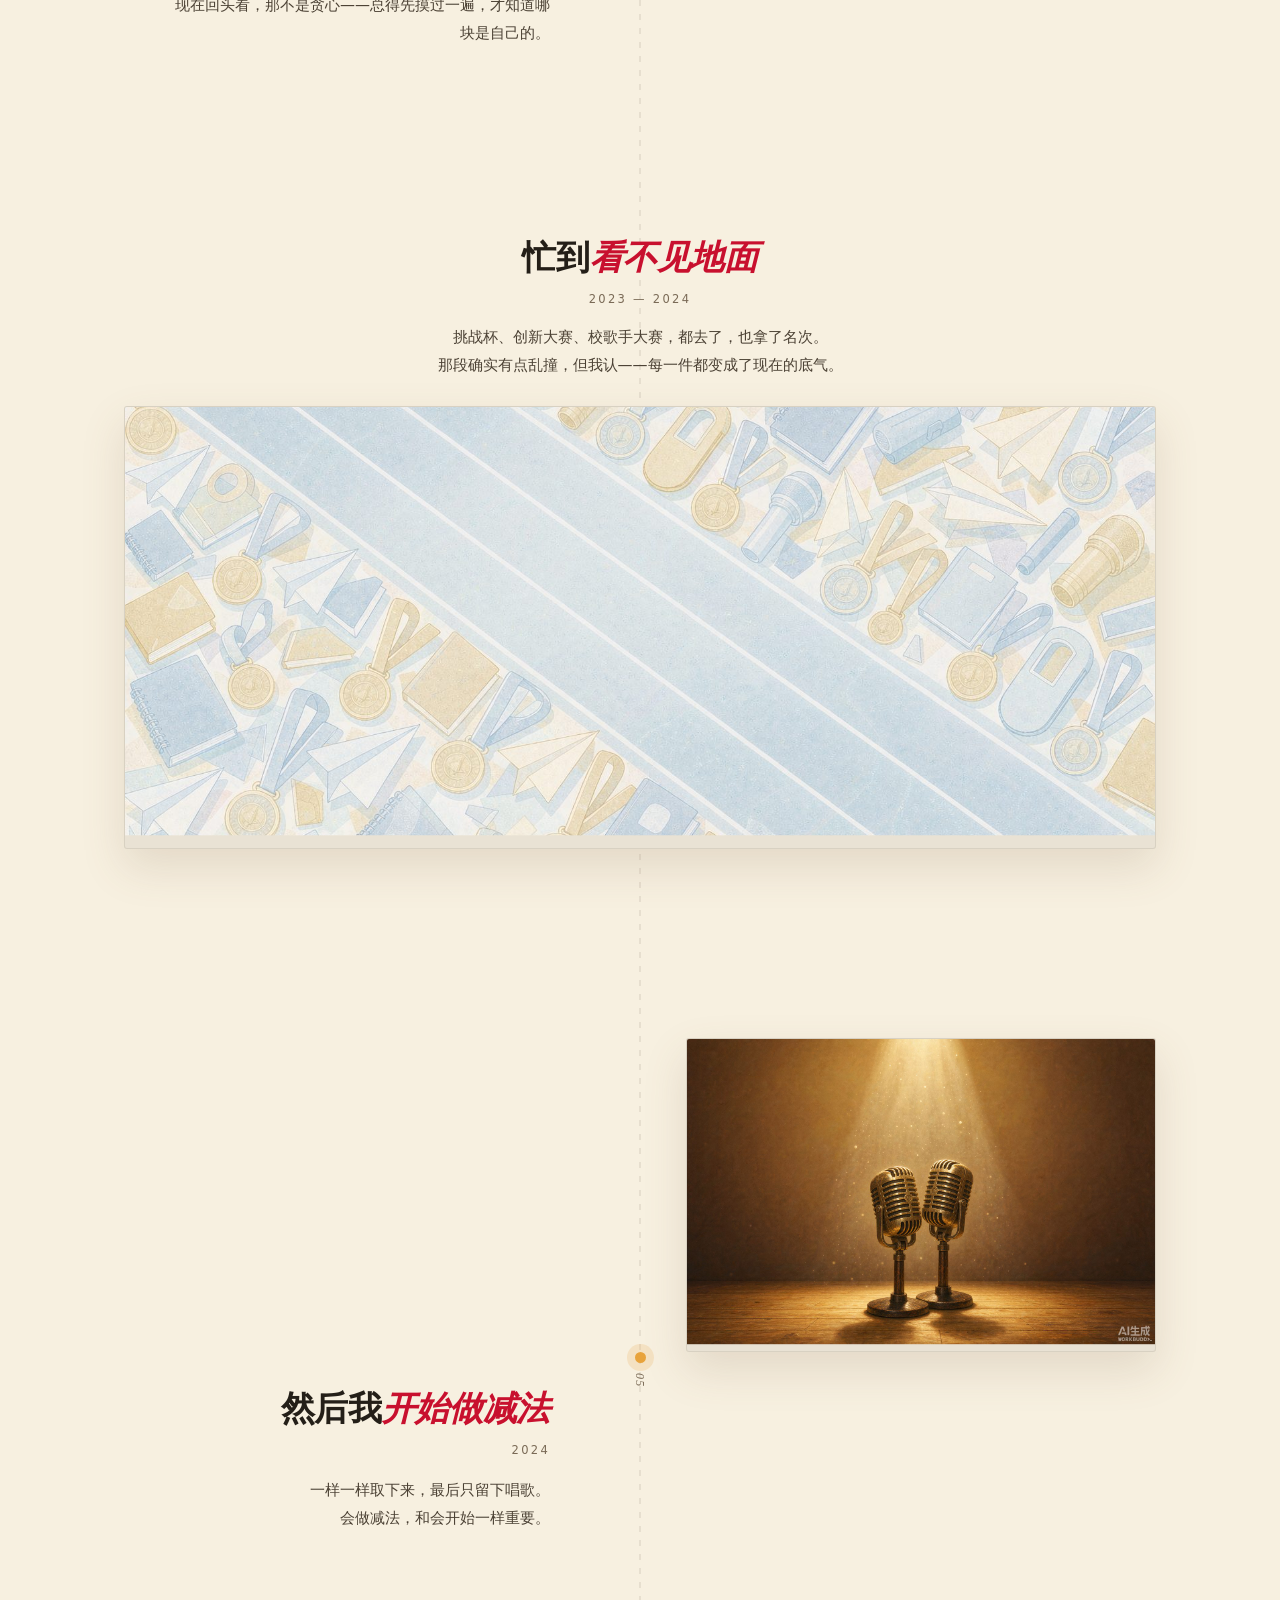
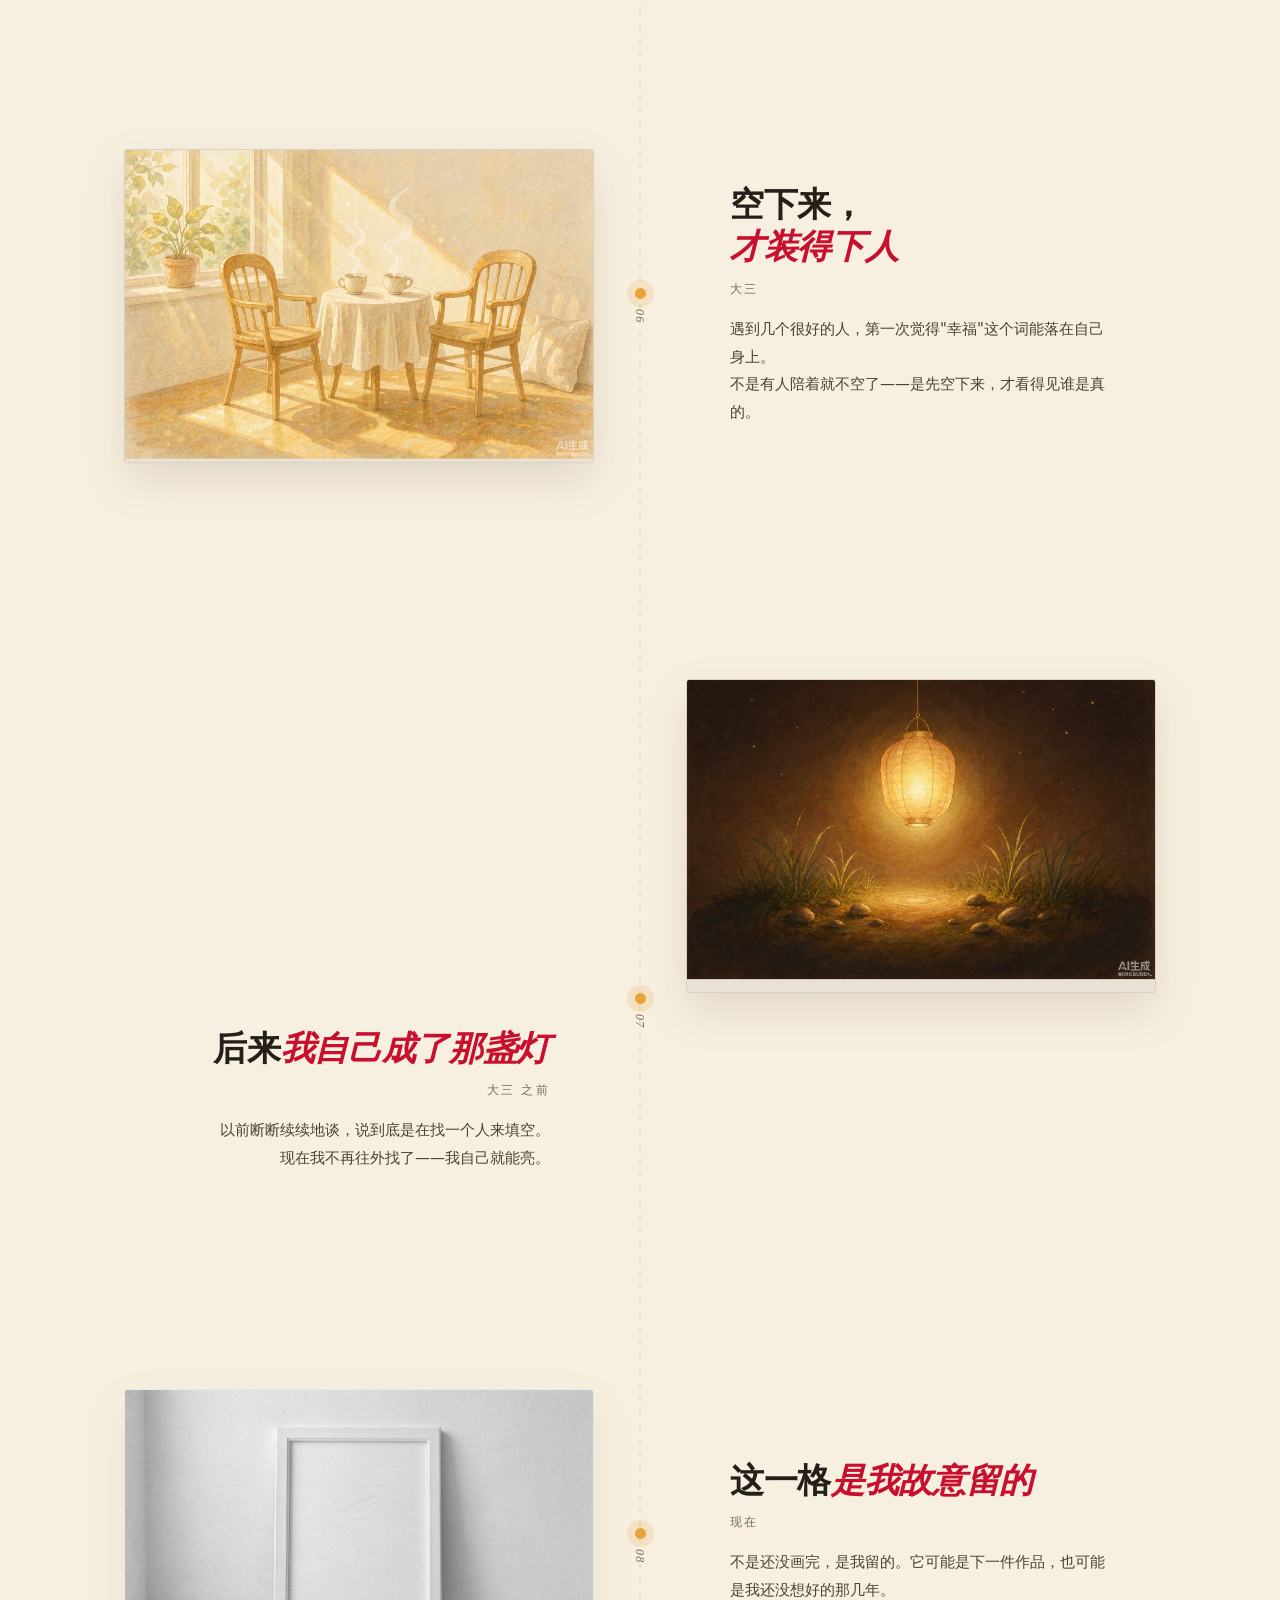
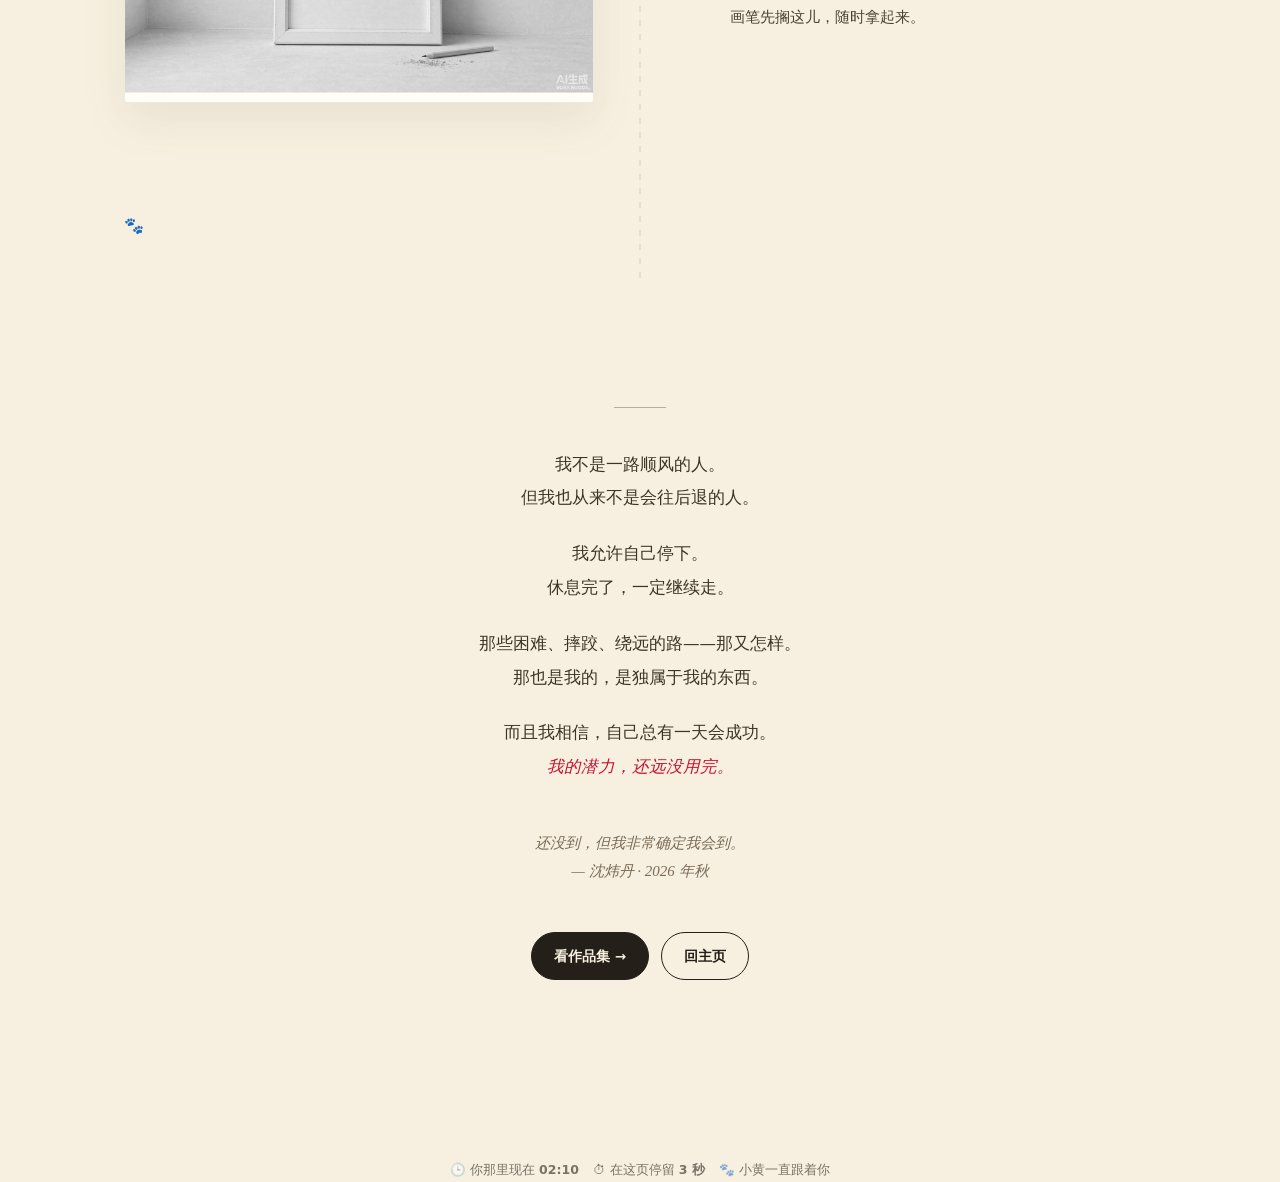
<file: story.html>
<!DOCTYPE html>
<html lang="zh-CN">
<head>
<meta charset="UTF-8">
<meta name="viewport" content="width=device-width, initial-scale=1.0">
<title>断断续续 · 2019—2026 — 沈炜丹</title>
<meta name="description" content="把几年经历画成九张抽象的图。一条可以走进去的长卷。">
<meta property="og:title" content="断断续续 · 一个可滚动的自传">
<meta property="og:description" content="九张图，八年。你可以滚下去。">
<meta property="og:image" content="assets/art/story/story-01.jpg">
<meta property="og:type" content="website">
  <meta name="robots" content="noindex, nofollow, noimageindex">
  <meta name="googlebot" content="noindex">
<meta name="theme-color" content="#f6f0e4">
<link rel="icon" href="data:image/svg+xml,%3Csvg xmlns='http://www.w3.org/2000/svg' viewBox='0 0 32 32'%3E%3Ctext y='26' font-size='26'%3E%F0%9F%90%BE%3C/text%3E%3C/svg%3E">
<style>
:root{
  --bg:#f7f0e0; --card:#fffdf8; --ink:#241f18; --muted:#7a6a56; --warm:#e8a33c;
  --stroke:rgba(74,58,42,.18); --accent:#c8102e;
  --ease:cubic-bezier(.2,.75,.25,1); --ease-out:cubic-bezier(.16,1,.3,1);
}
*{box-sizing:border-box;margin:0;padding:0}
html{scroll-behavior:smooth}
body{
  font-family:system-ui,-apple-system,"PingFang SC","Microsoft YaHei",sans-serif;
  color:var(--ink);background:var(--bg);
  background-image:
    radial-gradient(64vw 48vw at 15% 6%,#fff6f0,transparent 58%),
    radial-gradient(56vw 44vw at 85% 30%,#eef4ff,transparent 60%);
  background-attachment:fixed;line-height:1.85;font-size:16px;overflow-x:hidden}
a{color:inherit}
img{display:block;max-width:100%}

/* ---------- 顶部细导航 ---------- */
#top{position:fixed;top:0;left:0;right:0;z-index:120;height:48px;
  display:flex;align-items:center;justify-content:space-between;padding:0 22px;
  background:rgba(246,240,228,.82);backdrop-filter:blur(10px);
  border-bottom:1px solid var(--stroke);font-size:13px;
  transition:transform .3s var(--ease)}
#top .l{font-weight:700;letter-spacing:.02em}
#top .l em{font-style:normal;color:var(--accent)}
#top .r{display:flex;gap:16px;color:var(--muted)}
#top .r a{text-decoration:none}
#top .r a:hover{color:var(--ink)}
/* 进度细线 */
#line{position:fixed;top:0;left:0;height:2px;width:0;z-index:121;
  background:linear-gradient(90deg,#f0b95a,var(--accent))}

/* ---------- 序 ---------- */
#pre{min-height:88vh;display:flex;flex-direction:column;align-items:center;justify-content:center;
  text-align:center;padding:80px 24px 40px;position:relative}
#pre .k{font-size:12px;letter-spacing:.34em;color:var(--muted);margin-bottom:26px}
#pre h1{font-family:Georgia,"Times New Roman","Songti SC",serif;
  font-size:clamp(52px,10vw,104px);line-height:.96;letter-spacing:-.03em;font-weight:700}
#pre h1 em{font-style:italic;color:var(--accent)}
#pre .yr{margin-top:20px;font-family:Georgia,serif;font-style:italic;
  font-size:clamp(15px,2vw,19px);color:var(--muted);letter-spacing:.06em}
#pre .lede{max-width:520px;margin:34px auto 0;font-size:15.5px;color:var(--muted)}
#pre .hint{margin-top:52px;font-size:12px;color:var(--warm);letter-spacing:.16em;font-weight:700;
  animation:bob 2.4s var(--ease) infinite}
@keyframes bob{0%,100%{transform:translateY(0);opacity:.5}50%{transform:translateY(9px);opacity:1}}

/* ---------- 长卷 ---------- */
#scroll{max-width:1080px;margin:0 auto;padding:0 24px 40px;position:relative}
/* 中间那条背白的“路” */
#scroll::before{content:'';position:absolute;left:50%;top:0;bottom:0;width:1px;
  transform:translateX(-.5px);
  background:repeating-linear-gradient(180deg,var(--stroke) 0 6px,transparent 6px 14px)}

.beat{position:relative;padding:12vh 0;display:grid;
  grid-template-columns:1fr 92px 1fr;align-items:center;gap:0}
.beat .fig{position:relative}
.beat .fig .mask{border-radius:3px;overflow:hidden;background:#e9e2d4;
  box-shadow:0 18px 44px rgba(122,96,70,.16);border:1px solid rgba(74,58,42,.1)}
.beat .fig img{width:100%;aspect-ratio:3/2;object-fit:cover;
  filter:grayscale(.55) contrast(1.03);
  transform:scale(1.06);
  transition:filter 1.1s var(--ease),transform 1.3s var(--ease-out)}
.beat.in .fig img{filter:grayscale(0) contrast(1);transform:scale(1)}
/* 出入场的轻微上浮 */
.beat .fig,.beat .txt{opacity:0;transform:translateY(38px);
  transition:opacity .9s var(--ease),transform .9s var(--ease-out)}
.beat.in .fig,.beat.in .txt{opacity:1;transform:none}
.beat.in .txt{transition-delay:.12s}

/* 中间圆点 */
.beat .dot{position:relative;display:flex;flex-direction:column;align-items:center;gap:10px}
.beat .dot i{width:11px;height:11px;border-radius:50%;background:var(--card);
  border:2px solid var(--muted);transition:.6s var(--ease)}
.beat.in .dot i{background:var(--warm);border-color:var(--warm);
  box-shadow:0 0 0 8px rgba(232,163,60,.18)}
.beat .dot span{font-family:Georgia,serif;font-style:italic;font-size:12px;
  color:var(--muted);writing-mode:vertical-rl;letter-spacing:.1em}

/* 文字 */
.beat .txt{padding:0 44px}
.beat:nth-child(odd) .fig{grid-column:1}
.beat:nth-child(odd) .dot{grid-column:2}
.beat:nth-child(odd) .txt{grid-column:3}
.beat:nth-child(even) .txt{grid-column:1;text-align:right}
.beat:nth-child(even) .dot{grid-column:2}
.beat:nth-child(even) .fig{grid-column:3}
.beat h2{font-family:Georgia,"Times New Roman","Songti SC",serif;
  font-size:clamp(24px,3.2vw,34px);line-height:1.24;letter-spacing:-.01em;font-weight:700}
.beat h2 em{font-style:italic;color:var(--accent)}
.beat .when{margin-top:10px;font-size:11.5px;letter-spacing:.2em;color:var(--muted)}
.beat p{margin-top:16px;font-size:15px;color:#4b4134;max-width:420px}
.beat:nth-child(even) p{margin-left:auto}

/* 一张特别的宽图（跑道） */
.beat.flat{grid-template-columns:1fr;padding:9vh 0}
.beat.flat .fig{grid-column:1/-1 !important;order:2}
.beat.flat .txt{grid-column:1/-1 !important;order:1;text-align:center;padding:0 0 26px}
.beat.flat .txt p{margin:14px auto 0}
.beat.flat .dot{display:none}
.beat.flat .fig img{aspect-ratio:21/9}

/* 结尾那一格：空白 */
.beat.blank .fig .mask{background:#fffdf6;box-shadow:0 18px 44px rgba(122,96,70,.1)}
.beat.blank .fig img{filter:grayscale(1) brightness(1.02)}

/* ---------- 落款 ---------- */
#coda{max-width:660px;margin:0 auto;padding:14vh 24px 18vh;text-align:center}
#coda .rule{width:52px;height:1px;background:var(--muted);margin:0 auto 40px;opacity:.5}
#coda p{font-size:16.5px;color:#3d3428;line-height:2.05}
#coda p+p{margin-top:22px}
#coda .sig{margin-top:46px;font-family:Georgia,serif;font-style:italic;
  font-size:15px;color:var(--muted)}
#coda .row{display:flex;gap:12px;justify-content:center;flex-wrap:wrap;margin-top:46px}
#coda .row a{text-decoration:none;padding:11px 22px;border-radius:999px;
  border:1.5px solid var(--ink);font-size:13.5px;font-weight:700;
  transition:transform .2s var(--ease),box-shadow .2s var(--ease)}
#coda .row a:hover{transform:translateY(-3px);box-shadow:4px 4px 0 var(--ink)}
#coda .row a.pri{background:var(--ink);color:var(--bg)}

/* ---------- 移动端 ---------- */
@media(max-width:820px){
  #scroll::before{left:14px}
  .beat{grid-template-columns:34px 1fr;gap:0;padding:7vh 0}
  .beat .dot{grid-column:1 !important}
  .beat .fig{grid-column:2 !important;order:1}
  .beat .txt{grid-column:2 !important;order:2;text-align:left !important;
    padding:20px 0 0 !important;margin-left:0 !important}
  .beat:nth-child(even) .txt{text-align:left}
  .beat p{margin-left:0 !important}
  .beat.flat{padding:5vh 0}
  .beat .fig img{aspect-ratio:3/2}
}
</style>
<link rel="stylesheet" href="assets/unified.css">
</head>
<body data-style="cream">
<div id="line"></div>
<nav id="top">
  <div class="l">断断续续 <em>/ 2019—2026</em></div>
  <div class="r">
    <a href="studio.html">作品集</a>
    <a href="story-yojiro.html">画风版</a>
    <a href="colophon.html">关于这部作品</a>
    <a href="index.html">主页</a>
  </div>
</nav>

<header id="pre">
  <div class="k">一个可以滚下去的自传</div>
  <h1>断断续续<br><em>但一直在走</em></h1>
  <div class="yr">2019 — 2026</div>
  <p class="lede">我停过很多次。<br>
    但每次停下来，都是为了接着往前走。<br>
    这九张图里一个人都没有——可每一张都是我。</p>
  <div class="hint">往下滚 ↓</div>
</header>

<main id="scroll">

  <article class="beat">
    <div class="fig"><div class="mask"><img src="assets/art/story/story-01.jpg" alt="黄昏天空里一只白色风筝，线断了但它飞得更高" loading="lazy"></div></div>
    <div class="dot"><i></i><span>01</span></div>
    <div class="txt">
      <h2>线断了，<br><em>但它飞得更高了</em></h2>
      <div class="when">高考结束的那几天</div>
      <p>那年夏天有一件事结束了，疼是真的疼。<br>
      可后来发生的每一件事，都是从那儿开始的。</p>
    </div>
  </article>

  <article class="beat">
    <div class="fig"><div class="mask"><img src="assets/art/story/story-02.jpg" alt="叠好的白色制服衬衫与无字工牌" loading="lazy"></div></div>
    <div class="dot"><i></i><span>02</span></div>
    <div class="txt">
      <h2>我决定<em>自己想办法</em></h2>
      <div class="when">那一整个假期</div>
      <p>没什么宏大的理由，就是想靠自己。第一次穿制服在大酒店帮忙，也一家一家店去问招不招人。<br>
      那时候我就知道：我这种人，是会自己想办法的。</p>
    </div>
  </article>

  <article class="beat">
    <div class="fig"><div class="mask"><img src="assets/art/story/story-03.jpg" alt="装满零钱的玻璃罐和一只空碗" loading="lazy"></div></div>
    <div class="dot"><i></i><span>03</span></div>
    <div class="txt">
      <h2>罐子<em>一点点满起来</em></h2>
      <div class="when">大一 — 大四</div>
      <p>家教，小学教到高中。钱不算多，但每一次都是我自己挣的。<br>
      我喜欢"能靠自己"这件事本身。</p>
    </div>
  </article>

  <article class="beat">
    <div class="fig"><div class="mask"><img src="assets/art/story/story-04.jpg" alt="一排挂牌，其中一块正在脱落" loading="lazy"></div></div>
    <div class="dot"><i></i><span>04</span></div>
    <div class="txt">
      <h2>我去<em>到处试</em></h2>
      <div class="when">2023</div>
      <p>院声乐队、院办公室、副班长，后来还进了校队阿卡贝拉。<br>
      现在回头看，那不是贪心——总得先摸过一遍，才知道哪块是自己的。</p>
    </div>
  </article>

  <article class="beat flat">
    <div class="fig"><div class="mask"><img src="assets/art/story/story-05.jpg" alt="跑道上堆满奖牌与杂物" loading="lazy"></div></div>
    <div class="txt">
      <h2>忙到<em>看不见地面</em></h2>
      <div class="when">2023 — 2024</div>
      <p>挑战杯、创新大赛、校歌手大赛，都去了，也拿了名次。<br>
      那段确实有点乱撞，但我认——每一件都变成了现在的底气。</p>
    </div>
  </article>

  <article class="beat">
    <div class="fig"><div class="mask"><img src="assets/art/story/story-06.jpg" alt="两支麦克风立在暖黄聚光灯下" loading="lazy"></div></div>
    <div class="dot"><i></i><span>05</span></div>
    <div class="txt">
      <h2>然后我<em>开始做减法</em></h2>
      <div class="when">2024</div>
      <p>一样一样取下来，最后只留下唱歌。<br>
      会做减法，和会开始一样重要。</p>
    </div>
  </article>

  <article class="beat">
    <div class="fig"><div class="mask"><img src="assets/art/story/story-07.jpg" alt="两把木椅面对面，桌上是两杯冒热气的茶" loading="lazy"></div></div>
    <div class="dot"><i></i><span>06</span></div>
    <div class="txt">
      <h2>空下来，<br><em>才装得下人</em></h2>
      <div class="when">大三</div>
      <p>遇到几个很好的人，第一次觉得"幸福"这个词能落在自己身上。<br>
      不是有人陪着就不空了——是先空下来，才看得见谁是真的。</p>
    </div>
  </article>

  <article class="beat">
    <div class="fig"><div class="mask"><img src="assets/art/story/story-08.jpg" alt="一盏纸灯笼自己发出柔和金光" loading="lazy"></div></div>
    <div class="dot"><i></i><span>07</span></div>
    <div class="txt">
      <h2>后来<em>我自己成了那盏灯</em></h2>
      <div class="when">大三 之前</div>
      <p>以前断断续续地谈，说到底是在找一个人来填空。<br>
      现在我不再往外找了——我自己就能亮。</p>
    </div>
  </article>

  <article class="beat blank">
    <div class="fig"><div class="mask"><img src="assets/art/story/story-09.jpg" alt="空白的相框和一支铅笔" loading="lazy"></div></div>
    <div class="dot"><i></i><span>08</span></div>
    <div class="txt">
      <h2>这一格<em>是我故意留的</em></h2>
      <div class="when">现在</div>
      <p>不是还没画完，是我留的。它可能是下一件作品，也可能是我还没想好的那几年。<br>
      画笔先搁这儿，随时拿起来。</p>
    </div>
  </article>
</main>

<section id="coda">
  <div class="rule"></div>
  <p>我不是一路顺风的人。<br>
    但我也从来不是会往后退的人。</p>
  <p>我允许自己停下。<br>
    休息完了，一定继续走。</p>
  <p>那些困难、摔跤、绕远的路——那又怎样。<br>
    那也是我的，是独属于我的东西。</p>
  <p>而且我相信，自己总有一天会成功。<br>
    <em style="font-style:italic;color:var(--accent)">我的潜力，还远没用完。</em></p>
  <div class="sig">还没到，但我非常确定我会到。<br>
    — 沈炜丹 · 2026 年秋</div>
  <div class="row">
    <a class="pri" href="studio.html">看作品集 →</a>
    <a href="index.html">回主页</a>
  </div>
</section>

<script src="assets/delight.js" defer></script>
<script src="assets/motion.js" defer></script>
<script src="assets/handdrawn.js" defer></script>
<script>
(function(){
  'use strict';
  /* 逐段浮现 */
  var beats = document.querySelectorAll('.beat');
  if ('IntersectionObserver' in window) {
    var io = new IntersectionObserver(function(es){
      es.forEach(function(e){
        if (e.isIntersecting) { e.target.classList.add('in'); }
      });
    }, { threshold: 0.22, rootMargin: '0px 0px -8% 0px' });
    [].forEach.call(beats, function(b){ io.observe(b); });
  } else {
    [].forEach.call(beats, function(b){ b.classList.add('in'); });
  }

  /* 进度细线 */
  var line = document.getElementById('line');
  var top = document.getElementById('top');
  var last = 0;
  addEventListener('scroll', function(){
    var h = document.documentElement;
    var y = h.scrollTop;
    var p = y / (h.scrollHeight - h.clientHeight || 1);
    line.style.width = (p * 100).toFixed(2) + '%';
    top.style.transform = (y > 300 && y > last + 8) ? 'translateY(-100%)' : 'none';
    last = y;
  }, { passive: true });
})();
</script>
</body>
</html>
</file>
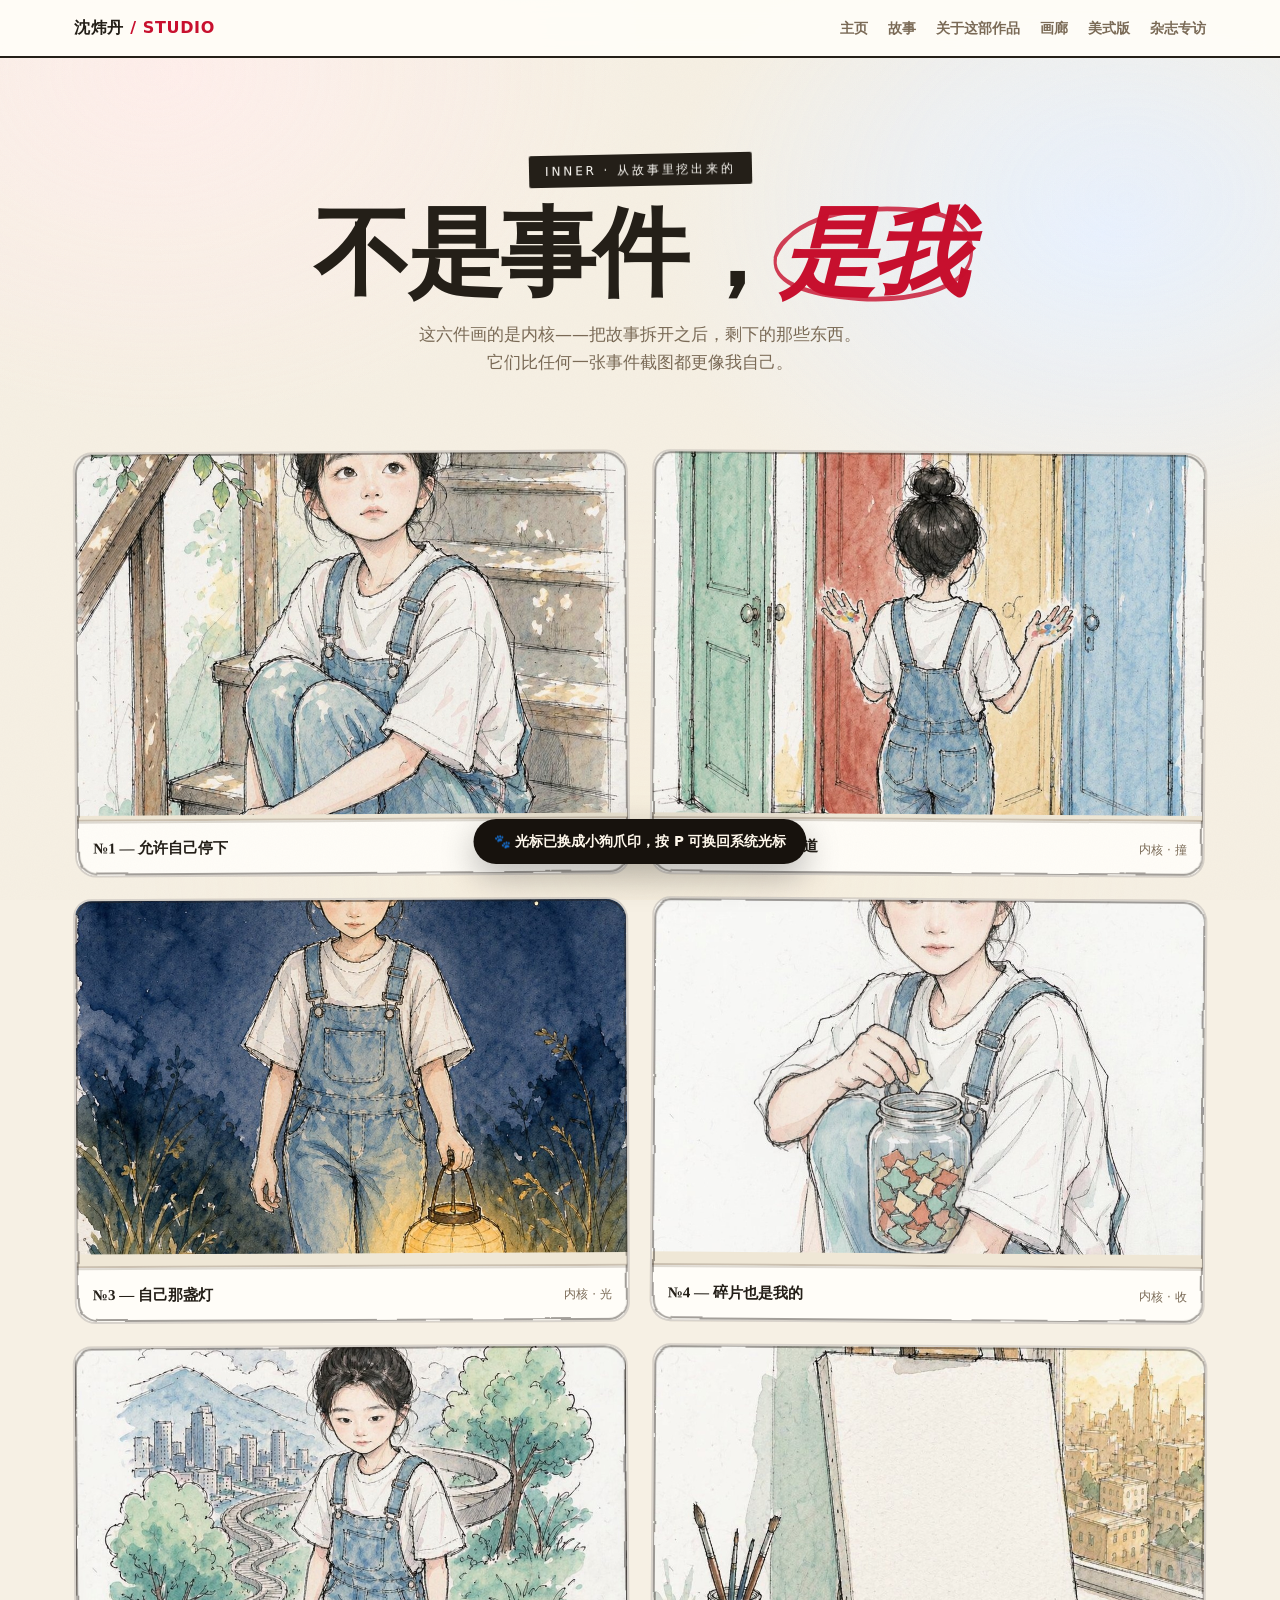
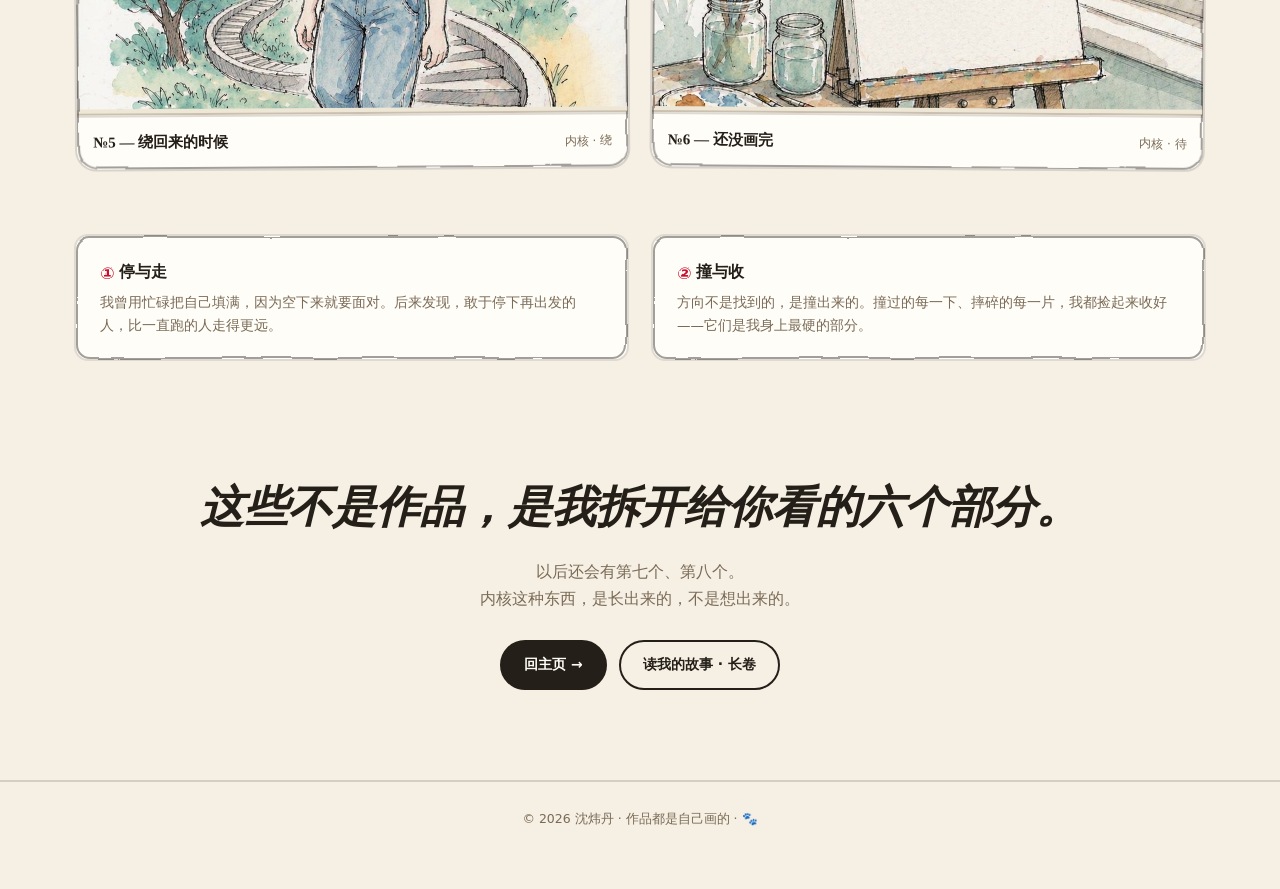
<file: studio.html>
<!DOCTYPE html>
<html lang="zh-CN">
<head>
<meta charset="UTF-8">
<meta name="viewport" content="width=device-width, initial-scale=1.0">
<title>INNER · 我的内核 — 沈炜丹</title>
<meta name="description" content="沈炜丹的艺术作品集：把嵌入式专业课画成会生长的东西，以及家里那位中华田园犬。">
<meta property="og:title" content="INNER · 我的内核">
<meta property="og:description" content="不是事件，是我 — 从故事里挖出来的六块内核">
<meta property="og:image" content="assets/art/art-dog-01.jpg">
<meta property="og:type" content="website">
<meta name="theme-color" content="#fffdf8">
<link rel="icon" href="data:image/svg+xml,%3Csvg xmlns='http://www.w3.org/2000/svg' viewBox='0 0 32 32'%3E%3Ctext y='26' font-size='26'%3E%F0%9F%90%BE%3C/text%3E%3C/svg%3E">
<style>
/* ============ STUDIO · 作品集（奶油族衬图） ============ */
:root{
  --bg:#f6f0e4; --card:#fffdf8; --ink:#241f18; --muted:#7a6a56;
  --stroke:rgba(74,58,42,.18); --accent:#c8102e; --yel:#ffd400;
  --ease:cubic-bezier(.2,.75,.25,1); --ease-out:cubic-bezier(.16,1,.3,1);
}
*{box-sizing:border-box;margin:0;padding:0}
html{scroll-behavior:smooth}
body{
  font-family:system-ui,-apple-system,"PingFang SC","Microsoft YaHei",sans-serif;
  color:var(--ink);background:
    radial-gradient(64vw 48vw at 14% 8%,#fff5ef 0%,transparent 58%),
    radial-gradient(58vw 44vw at 86% 26%,#eef4ff 0%,transparent 60%),
    var(--bg);
  background-attachment:fixed;line-height:1.7;font-size:16px;overflow-x:hidden}
a{color:inherit}
img{display:block;max-width:100%}
.wrap{max-width:1180px;margin:0 auto;padding:0 24px}

/* ---------- 导航 ---------- */
nav{position:sticky;top:0;z-index:100;background:rgba(255,253,248,.9);
  backdrop-filter:blur(10px);border-bottom:2px solid var(--ink)}
nav .in{max-width:1180px;margin:0 auto;height:56px;display:flex;align-items:center;
  justify-content:space-between;padding:0 24px}
nav .brand{font-weight:800;letter-spacing:.04em;font-size:16px;text-decoration:none}
nav .brand em{font-style:normal;color:var(--accent)}
nav .links{display:flex;gap:20px;font-size:13.5px}
nav .links a{text-decoration:none;color:var(--muted);font-weight:600;transition:.2s}
nav .links a:hover{color:var(--ink);transform:translateY(-2px)}

/* ---------- HERO ---------- */
#hero{padding:96px 0 30px;text-align:center}
#hero .kick{display:inline-block;background:var(--ink);color:var(--card);font-size:12px;
  letter-spacing:.24em;padding:6px 16px;transform:rotate(-1.2deg);border-radius:2px;margin-bottom:22px}
#hero h1{font-family:Georgia,"Times New Roman","Songti SC",serif;font-size:clamp(46px,8vw,96px);line-height:.95;letter-spacing:-.03em;
  font-family:Georgia,"Times New Roman","Songti SC",serif;font-weight:700}
#hero h1 em{font-style:italic;color:var(--accent)}
#hero .sub{font-size:17px;color:var(--muted);max-width:560px;margin:20px auto 0}

/* ---------- 筛选 ---------- */
.filters{display:flex;gap:10px;flex-wrap:wrap;justify-content:center;margin:40px 0 0}
.filters button{font-family:inherit;font-size:13px;font-weight:700;cursor:pointer;
  background:var(--card);border:2px solid var(--ink);border-radius:999px;padding:8px 18px;
  transition:transform .18s var(--ease),background .18s,color .18s}
.filters button:hover{transform:translateY(-3px) rotate(-2deg)}
.filters button.on{background:var(--ink);color:var(--card)}

/* ---------- 作品网格（学 portfolio-for-creatives：灰度 → 彩色 + 标题浮现） ---------- */
.grid{display:grid;grid-template-columns:1fr 1fr;gap:22px;margin:44px 0 0}
.card{position:relative;border-radius:18px 22px 19px 21px;overflow:hidden;cursor:zoom-in;
  background:var(--card);border:2px solid rgba(74,58,42,.22);
  box-shadow:var(--sh1);rotate:-.5deg;
  transition:transform .4s var(--ease),box-shadow .4s var(--ease),opacity .4s var(--ease)}
.card:nth-child(2n){rotate:.55deg}
.card:nth-child(3n){rotate:-.25deg}
.card:hover{cursor:zoom-in}
.card:hover{box-shadow:var(--sh2)}
.card .ph{aspect-ratio:3/2;overflow:hidden;background:#efe7d6;
  border-bottom:2px solid rgba(74,58,42,.22)}
.card img{width:100%;height:100%;object-fit:cover;
  filter:grayscale(.88) contrast(1.02);
  transition:filter .5s var(--ease),transform .6s var(--ease-out)}
.card:hover img{filter:grayscale(0) contrast(1);transform:scale(1.05)}
/* 悬浮浮现：别的颜色 + 别的字体（衬线斜体） */
.card .ov{position:absolute;inset:0;display:flex;flex-direction:column;
  align-items:center;justify-content:center;text-align:center;padding:24px;
  background:linear-gradient(180deg,rgba(20,14,10,0) 30%,rgba(20,14,10,.55));
  opacity:0;transition:opacity .4s var(--ease)}
.card:hover .ov{opacity:1}
.card .ov .no{font-family:Georgia,"Times New Roman","Songti SC",serif;font-style:italic;color:#fff8ec;
  font-size:clamp(24px,3.4vw,40px);line-height:1.1;letter-spacing:.01em;
  transform:translateY(14px);transition:transform .45s var(--ease-out)}
.card:hover .ov .no{transform:none}
.card .ov .cat{margin-top:10px;font-size:12px;letter-spacing:.18em;color:var(--yel);
  font-weight:700;transform:translateY(14px);transition:transform .5s .06s var(--ease-out)}
.card:hover .ov .cat{transform:none}
/* 底部名字条 */
.card .cap{display:flex;justify-content:space-between;align-items:baseline;gap:10px;
  padding:13px 16px;border-top:2px solid var(--stroke);background:var(--card)}
.card .cap b{font-size:15px;font-family:Georgia,serif}
.card .cap span{font-size:12px;color:var(--muted);white-space:nowrap}
/* 每张卡轻微歪斜（手绘拼贴感） */
.card{rotate:-.35deg}
.card:nth-child(2n){rotate:.4deg}
.card:hover{rotate:0deg}

/* ---------- 集合导语 ---------- */
.series-note{margin:64px 0 0;display:grid;grid-template-columns:1fr 1fr;gap:22px}
.sn{background:var(--card);border:2px solid var(--stroke);border-radius:14px;padding:22px 24px}
.sn h3{font-size:16px;margin-bottom:6px}
.sn h3 i{font-style:normal;color:var(--accent)}
.sn p{font-size:13.5px;color:var(--muted)}

/* ---------- 灯箱（学她截图：白框大图 + 左下名字 + 右下 X） ---------- */
#lb{position:fixed;inset:0;z-index:9992;background:rgba(23,18,13,.93);
  display:flex;align-items:center;justify-content:center;padding:26px;
  opacity:0;pointer-events:none;transition:opacity .26s var(--ease)}
#lb.on{opacity:1;pointer-events:auto}
#lb .frame{position:relative;background:#fffdf6;border-radius:4px;padding:10px;
  max-width:min(880px,92vw);box-shadow:0 40px 110px rgba(0,0,0,.55);
  transform:scale(.96);transition:transform .32s var(--ease-out)}
#lb.on .frame{transform:scale(1)}
#lb img{max-width:100%;max-height:80vh;border-radius:2px;display:block}
#lb .name{font-family:Georgia,serif;font-style:italic;font-size:16px;
  color:#241f18;padding:12px 4px 2px}
#lb .x{position:absolute;right:-16px;bottom:-16px;width:44px;height:44px;border-radius:50%;
  background:#fffdf6;border:none;cursor:pointer;font-size:19px;line-height:1;
  display:flex;align-items:center;justify-content:center;
  box-shadow:0 8px 24px rgba(0,0,0,.4);transition:transform .18s var(--ease)}
#lb .x:hover{transform:rotate(90deg) scale(1.08)}
#lb .nav{position:absolute;top:50%;transform:translateY(-50%);width:46px;height:46px;
  border-radius:50%;background:#fffdf6;border:none;cursor:pointer;font-size:17px;
  display:flex;align-items:center;justify-content:center;box-shadow:0 8px 24px rgba(0,0,0,.4);
  transition:transform .18s var(--ease)}
#lb .nav:hover{transform:translateY(-50%) scale(1.1)}
#lb .prev{left:-74px} #lb .next{right:-74px}

/* ---------- 结尾 ---------- */
#fin{padding:110px 0 90px;text-align:center}
#fin h2{font-family:Georgia,serif;font-style:italic;font-size:clamp(28px,4.4vw,44px)}
#fin p{color:var(--muted);margin-top:12px}
#fin .row{display:flex;gap:12px;justify-content:center;flex-wrap:wrap;margin-top:28px}
#fin .row a{display:inline-block;padding:11px 22px;border-radius:999px;border:2px solid var(--ink);
  color:var(--ink);text-decoration:none;font-weight:700;font-size:14px;
  transition:transform .2s var(--ease),box-shadow .2s var(--ease)}
#fin .row a:hover{transform:translateY(-3px);box-shadow:4px 4px 0 var(--ink)}
#fin .row a.pri{background:var(--ink);color:var(--card)}
footer{border-top:2px solid var(--stroke);padding:26px 0 60px;text-align:center;
  font-size:12.5px;color:var(--muted)}

@media(max-width:760px){
  .grid{grid-template-columns:1fr}
  .series-note{grid-template-columns:1fr}
  #lb .prev{left:6px} #lb .next{right:6px}
}

/* Rough.js 式手绘圈注（纯 SVG 实现） */
h1 em{position:relative;display:inline-block}
h1 em svg.rough{position:absolute;left:-10%;top:-16%;width:120%;height:132%;overflow:visible;pointer-events:none}
h1 em svg.rough path{fill:none;stroke:var(--accent,#c8102e);stroke-width:3;stroke-linecap:round;
  stroke-dasharray:560;stroke-dashoffset:560;opacity:.8;
  animation:roughDraw 1s cubic-bezier(.16,1,.3,1) 1s forwards}
@keyframes roughDraw{to{stroke-dashoffset:0}}
@media (prefers-reduced-motion: reduce){h1 em svg.rough path{animation:none;stroke-dashoffset:0}}
</style>
<link rel="stylesheet" href="assets/unified.css">
</head>
<body data-style="cream">
<a class="u-skip" href="#works">跳到作品</a>
<nav>
  <div class="in">
    <a class="brand" href="index.html">沈炜丹 <em>/ STUDIO</em></a>
    <div class="links">
      <a href="index.html">主页</a>
      <a href="story-yojiro.html">故事</a>
      <a href="colophon.html">关于这部作品</a>
      <a href="gallery.html">画廊</a>
      <a href="styleA.html">美式版</a>
      <a href="editorial.html">杂志专访</a>
    </div>
  </div>
</nav>

<header id="hero">
  <div class="wrap">
    <div class="kick">INNER · 从故事里挖出来的</div>
    <h1 data-split>不是事件，<em>是我<svg class="rough" viewBox="0 0 220 76" preserveAspectRatio="none" aria-hidden="true"><path d="M14,40 C 30,14 90,7 150,10 C 196,12 212,26 206,42 C 198,60 150,68 96,66 C 52,64 16,58 14,44 C 13,38 18,32 26,28"/></svg></em></h1>
    <p class="sub">这六件画的是内核——把故事拆开之后，剩下的那些东西。<br>它们比任何一张事件截图都更像我自己。</p>
  </div>
</header>

<main class="wrap">
    <div class="grid" id="works"></div>

  <div class="series-note">
    <div class="sn">
      <h3><i>①</i> 停与走</h3>
      <p>我曾用忙碌把自己填满，因为空下来就要面对。后来发现，敢于停下再出发的人，比一直跑的人走得更远。</p>
    </div>
    <div class="sn">
      <h3><i>②</i> 撞与收</h3>
      <p>方向不是找到的，是撞出来的。撞过的每一下、摔碎的每一片，我都捡起来收好——它们是我身上最硬的部分。</p>
    </div>
  </div>
</main>

<section id="fin">
  <div class="wrap">
    <h2>这些不是作品，<em>是我拆开给你看的六个部分。</em></h2>
    <p>以后还会有第七个、第八个。<br>内核这种东西，是长出来的，不是想出来的。</p>
    <div class="row">
      <a class="pri" href="index.html">回主页 →</a>
      <a href="story-yojiro.html">读我的故事 · 长卷</a>
    </div>
  </div>
</section>

<footer>
  <div class="wrap">© 2026 沈炜丹 · 作品都是自己画的 · 🐾</div>
</footer>

<!-- 灯箱 -->
<div id="lb" aria-hidden="true">
  <div class="frame">
    <img id="lb-img" alt="">
    <div class="name" id="lb-name"></div>
    <button class="nav prev" id="lb-prev" aria-label="上一件">←</button>
    <button class="nav next" id="lb-next" aria-label="下一件">→</button>
    <button class="x" id="lb-x" aria-label="关闭">✕</button>
  </div>
</div>

<script src="assets/delight.js" defer></script>
<script src="assets/motion.js" defer></script>
<script src="assets/handdrawn.js" defer></script>
<script>
var ART = [
  {f:'all', img:'assets/art/core/core-01.jpg', no:'№1 — 允许自己停下', cat:'内核 · 停',
   name:'我一直在让自己忙，因为停下来就要面对。后来我学会了比跑更难的事：允许自己停下。'},
  {f:'all', img:'assets/art/core/core-02.jpg', no:'№2 — 摸过一遍才知道', cat:'内核 · 撞',
   name:'社团、比赛、兼职、家教。我不是有计划地在走，是到处撞。摸过一遍，才知道哪块是自己的。'},
  {f:'all', img:'assets/art/core/core-03.jpg', no:'№3 — 自己那盏灯', cat:'内核 · 光',
   name:'有几年我总在找一个人来填空。后来不找了——我自己就能亮。'},
  {f:'all', img:'assets/art/core/core-04.jpg', no:'№4 — 碎片也是我的', cat:'内核 · 收',
   name:'那些摔的、断的、难堪的，那又怎样。一片片捡起来收好，那也是我的，独一份。'},
  {f:'all', img:'assets/art/core/core-05.jpg', no:'№5 — 绕回来的时候', cat:'内核 · 绕',
   name:'从深圳出发，经过湛江的树，又回到深圳。好像绕回了原地——但我已经不是原来那个人了。'},
  {f:'all', img:'assets/art/core/core-06.jpg', no:'№6 — 还没画完', cat:'内核 · 待',
   name:'还没到。但我非常确定，我会到。'}
];

var list = document.getElementById('works');
var shown = [];

function render(){
  shown = ART.slice();
  list.innerHTML = shown.map(function(a,i){
    return '<article class="card" data-i="'+i+'" data-fx="'+a.f+'">'+
      '<div class="ph"><img src="'+a.img+'" alt="'+a.name+'" loading="lazy"></div>'+
      '<div class="ov"><div class="no">'+a.no+'</div><div class="cat">'+a.cat+'</div></div>'+
      '<div class="cap"><b>'+a.no+'</b><span>'+a.cat+'</span></div></article>';
  }).join('');
}

/* 灯箱：白框 + 左下名字 + 右下 X + 左右切换 */
var lb=document.getElementById('lb'), lbi=document.getElementById('lb-img'),
    lbn=document.getElementById('lb-name'), idx=0;
function openLB(i){
  idx=i; lbi.src=shown[i].img; lbn.textContent=shown[i].name+' · '+shown[i].no;
  lb.classList.add('on');
}
list.addEventListener('click',function(e){
  var c=e.target.closest('.card'); if(!c) return;
  openLB(+c.getAttribute('data-i'));
});
function close(){lb.classList.remove('on');}
document.getElementById('lb-x').addEventListener('click',close);
lb.addEventListener('click',function(e){if(e.target===lb) close();});
document.getElementById('lb-prev').addEventListener('click',function(e){
  e.stopPropagation(); openLB((idx-1+shown.length)%shown.length);});
document.getElementById('lb-next').addEventListener('click',function(e){
  e.stopPropagation(); openLB((idx+1)%shown.length);});
addEventListener('keydown',function(e){
  if(!lb.classList.contains('on')) return;
  if(e.key==='Escape') close();
  if(e.key==='ArrowLeft') openLB((idx-1+shown.length)%shown.length);
  if(e.key==='ArrowRight') openLB((idx+1)%shown.length);
});

render();
</script>
</body>
</html>
</file>
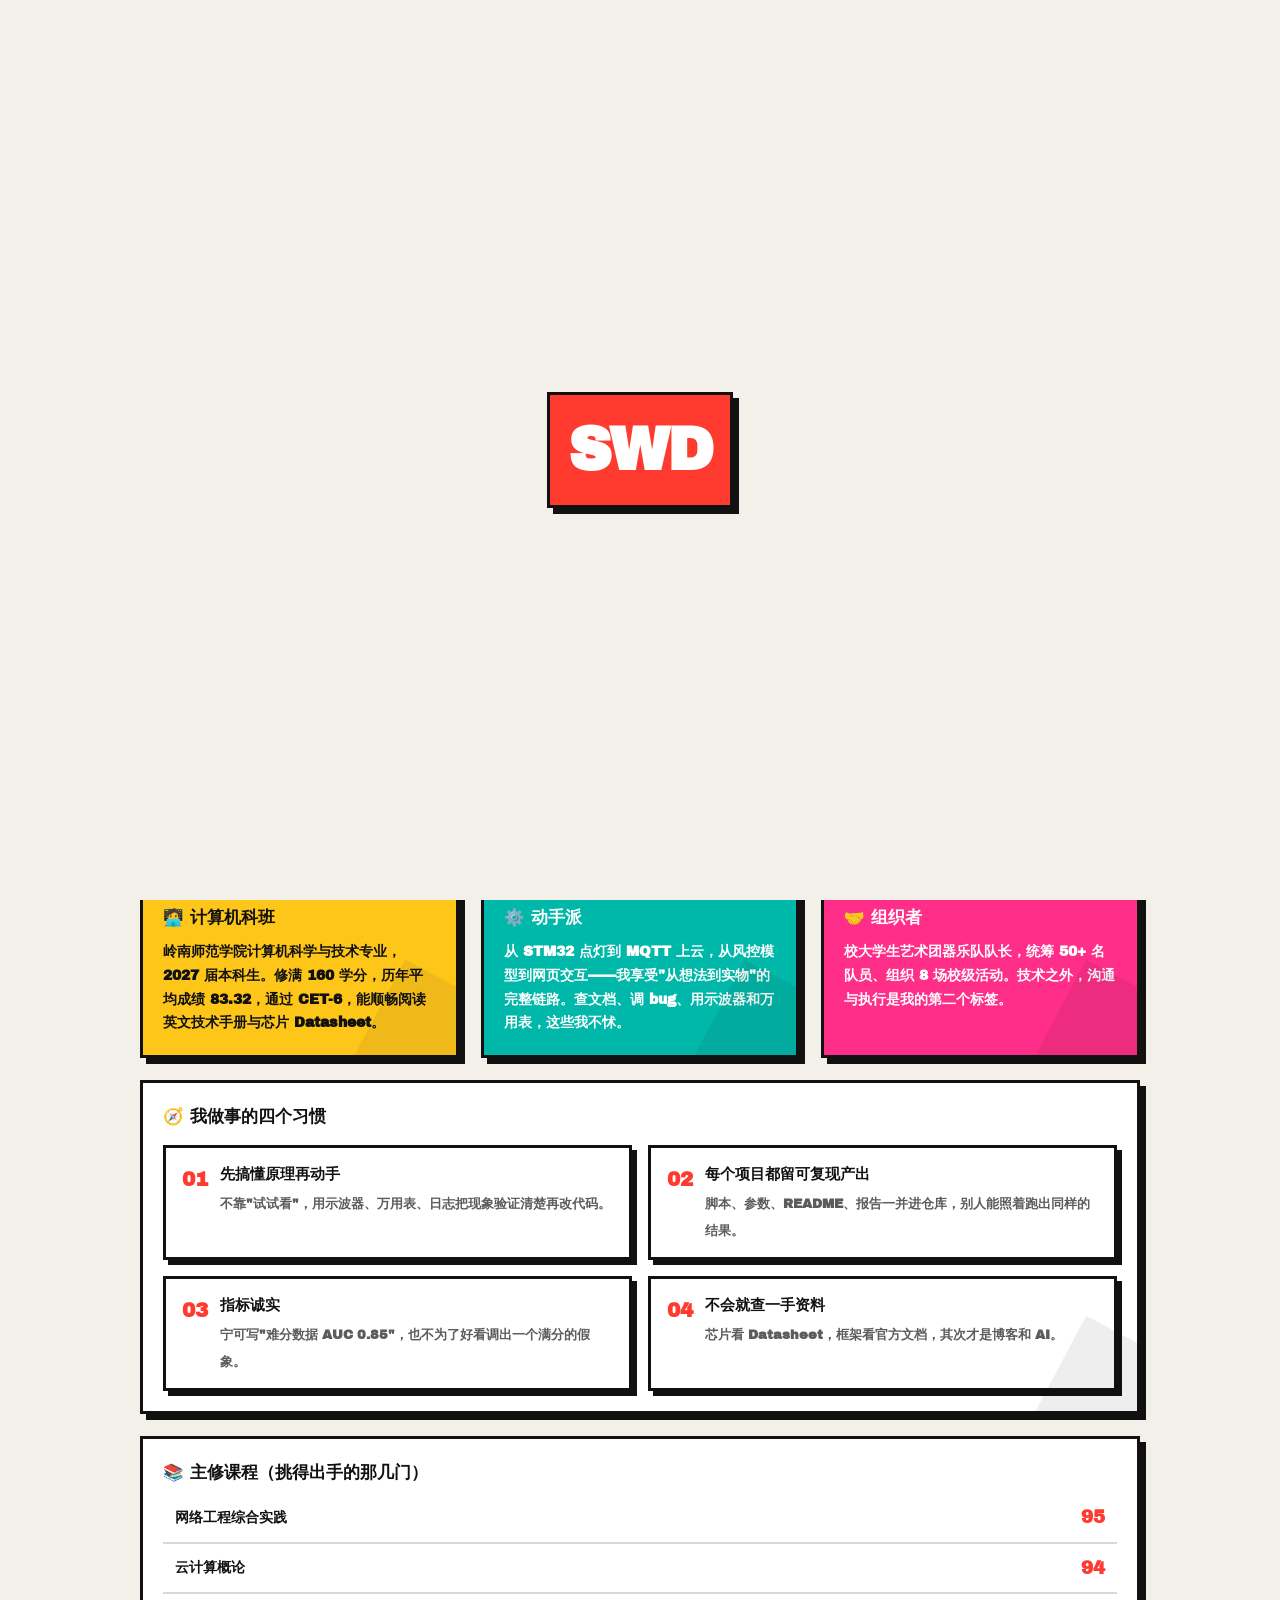
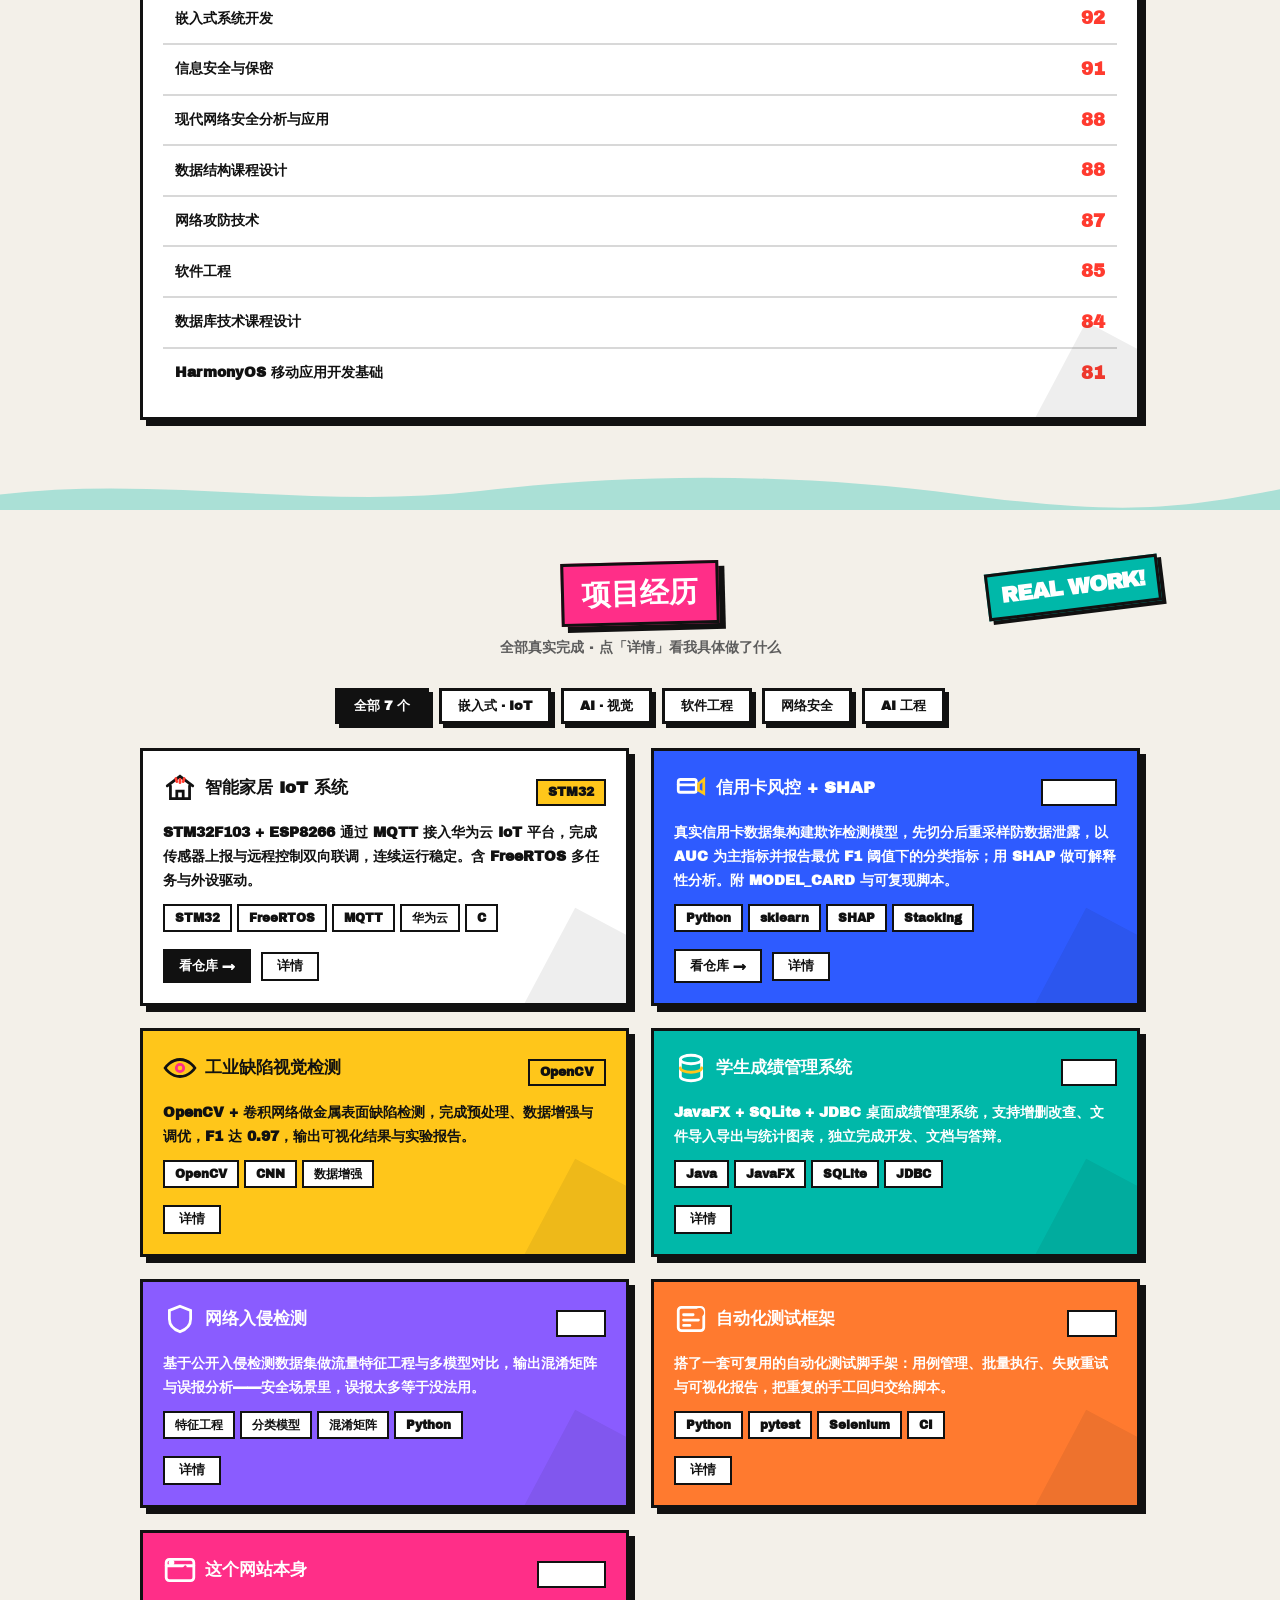
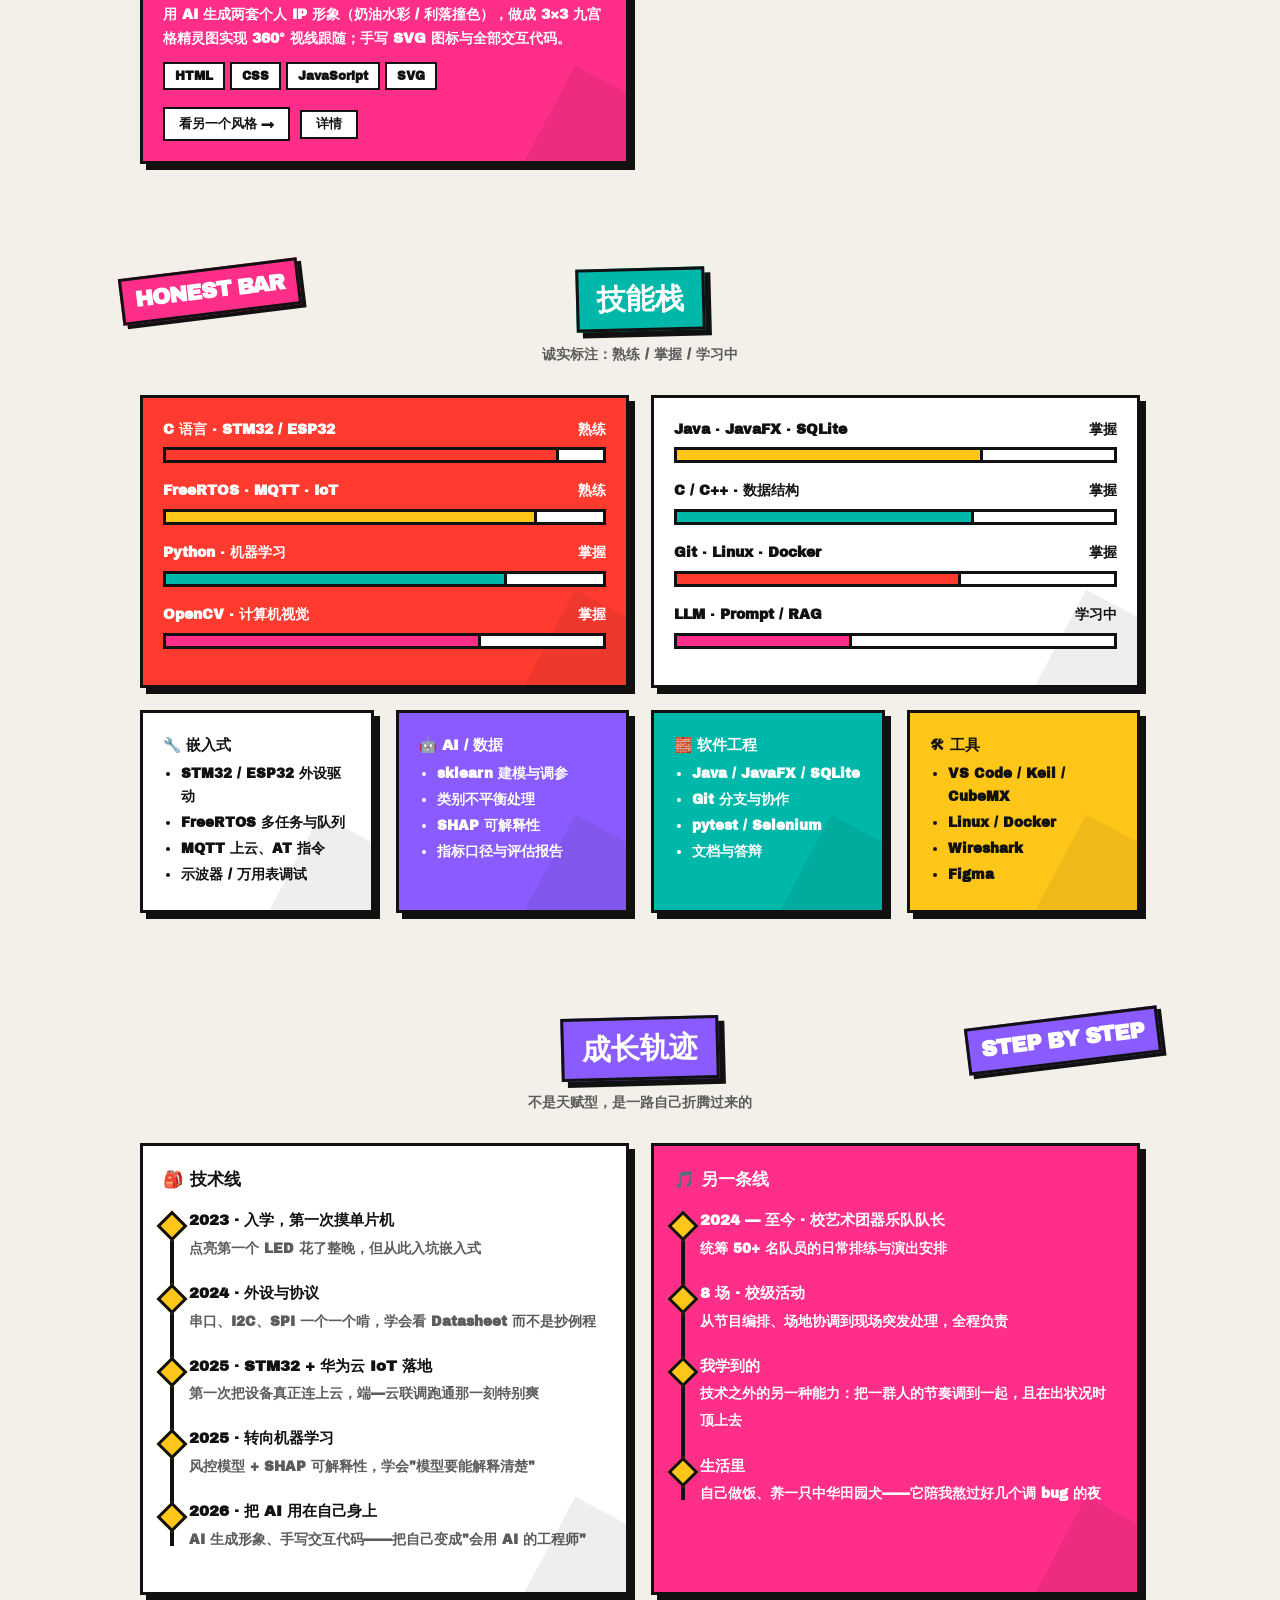
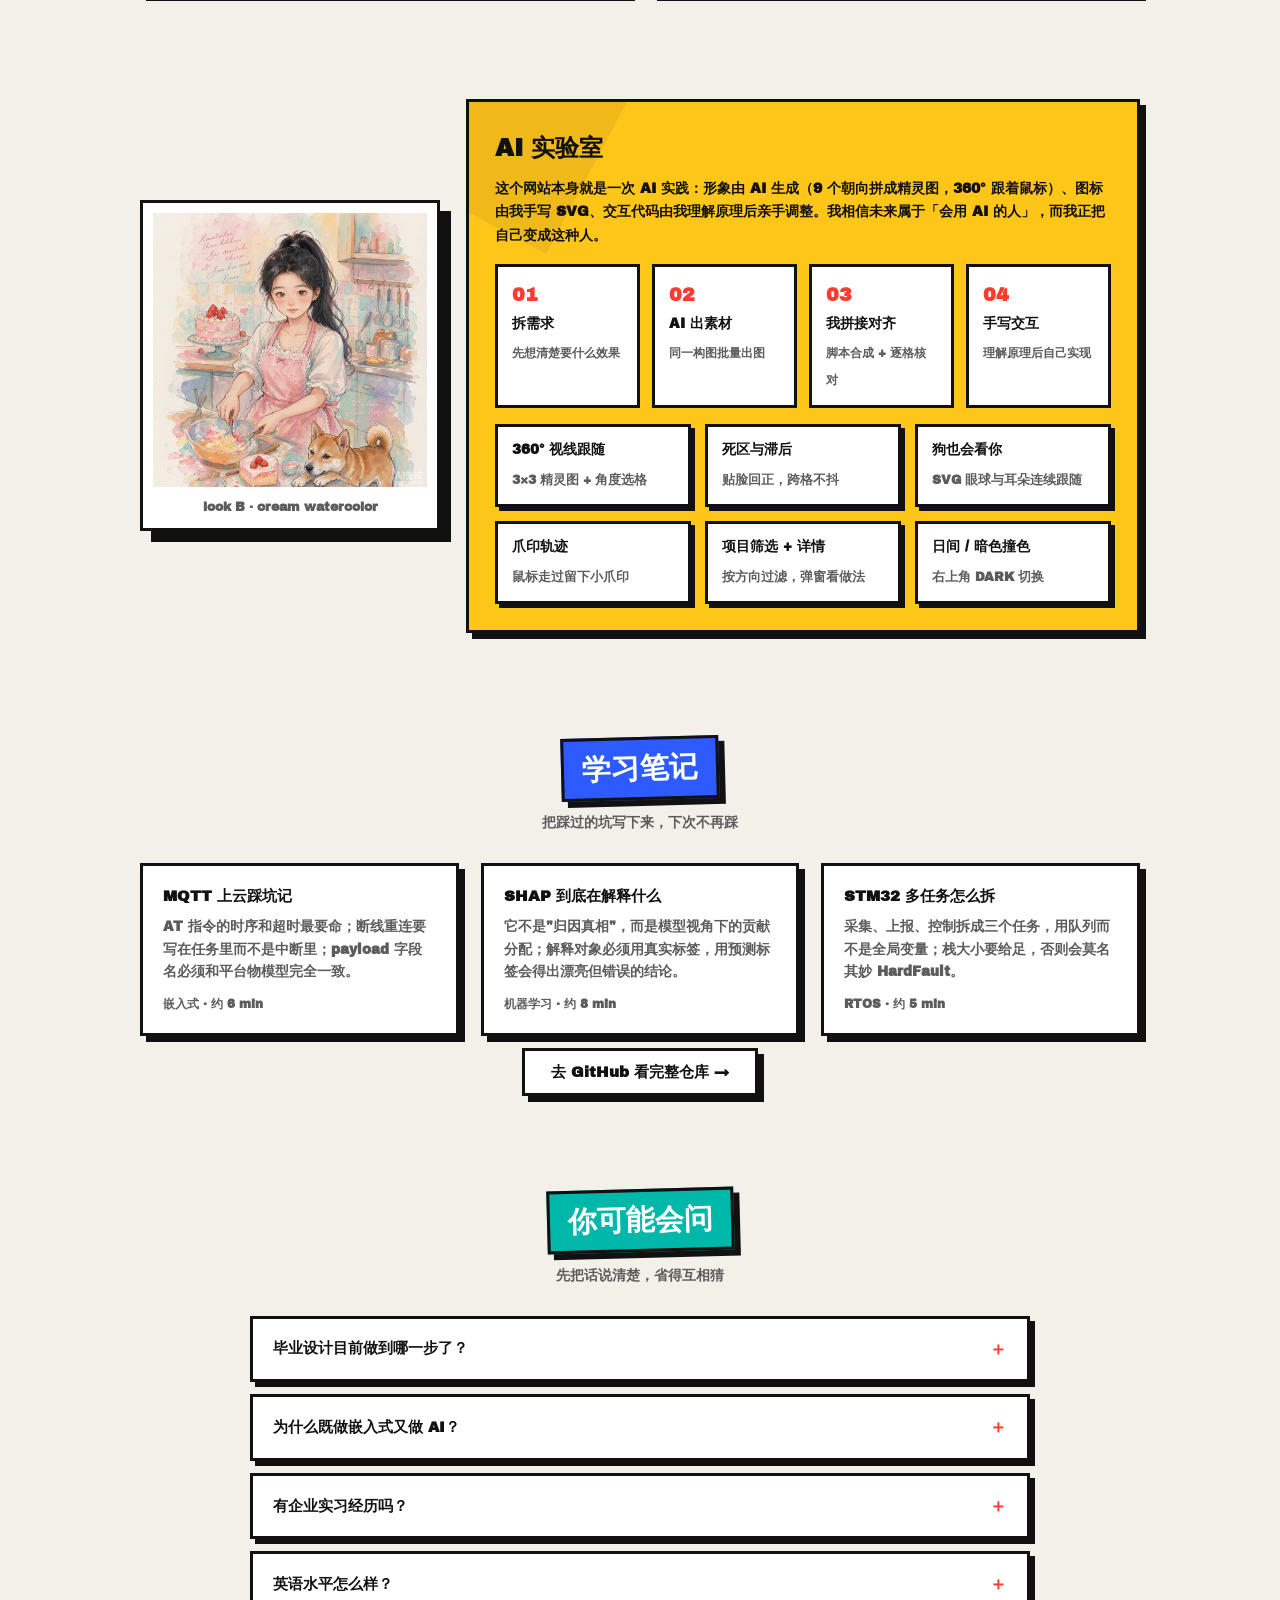
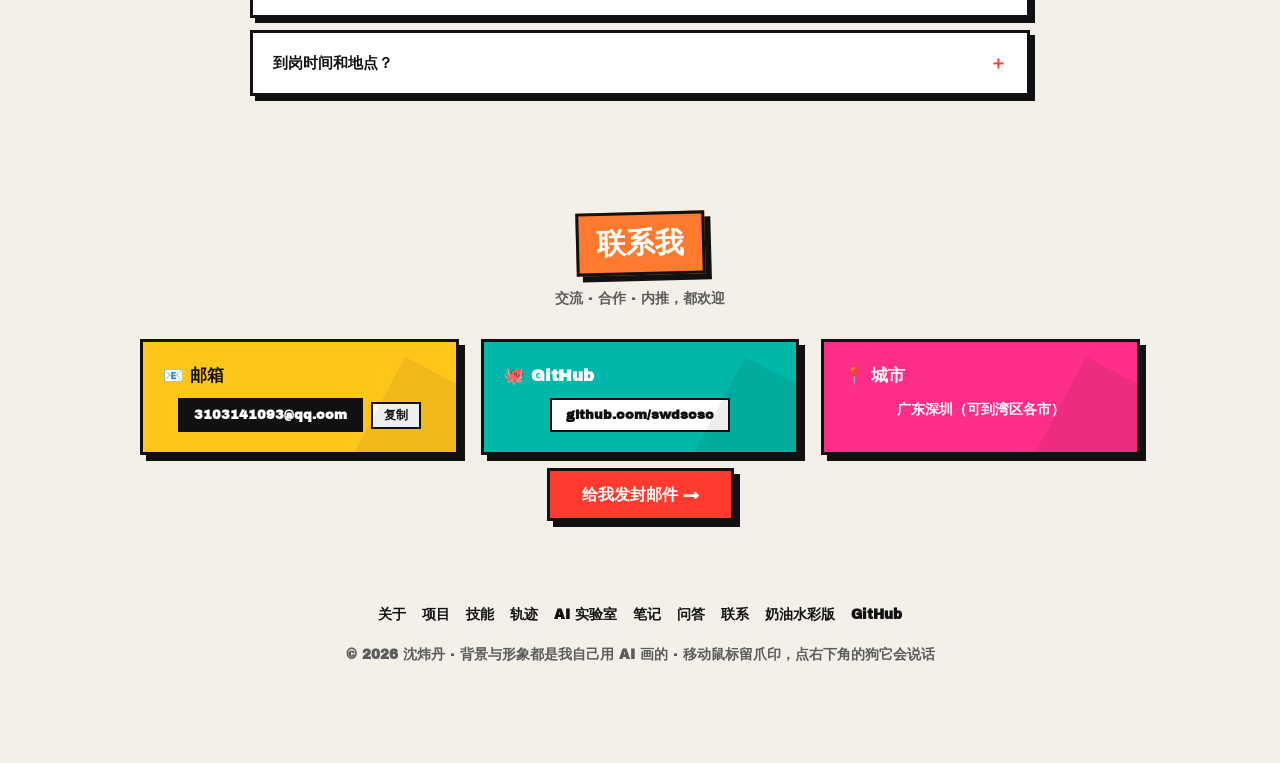
<file: styleA-v7-old.html>
<!DOCTYPE html>
<html lang="zh-CN">
<head>
<meta charset="UTF-8">
<meta name="viewport" content="width=device-width, initial-scale=1.0">
<title>沈炜丹 · 个人主页（利落撞色版）| Shen Weidan</title>
<meta name="description" content="沈炜丹 — 计算机科学与技术 2027 届 · 嵌入式 / AI 应用 · 个人作品集">
<meta property="og:title" content="沈炜丹 · 个人主页">
<meta property="og:description" content="计算机科学与技术 2027 届 · 嵌入式 / AI 应用 · 把想法做成能跑起来的东西">
<meta property="og:type" content="website">
<link rel="icon" href="data:image/svg+xml,%3Csvg xmlns='http://www.w3.org/2000/svg' viewBox='0 0 32 32'%3E%3Ctext y='26' font-size='26'%3E%F0%9F%90%BE%3C/text%3E%3C/svg%3E">
<link rel="preconnect" href="https://fonts.googleapis.com">
<link rel="preconnect" href="https://fonts.gstatic.com" crossorigin>
<link href="https://fonts.googleapis.com/css2?family=Archivo+Black&family=Space+Grotesk:wght@500;700&display=swap" rel="stylesheet">
<style>
/* ===== 利落撞色版 v7 · 全站画风统一（背景=速写撞色插画） ===== */
:root{
  --paper:#FFFFFF; --bg:#F3F0E9; --ink:#111111; --soft:#5C5C5C;
  --red:#FF3B2F; --yellow:#FFC61A; --teal:#00B8A9;
  --pink:#FF2E88; --blue:#2E5BFF; --orange:#FF7A2F; --lilac:#8A5CFF;
  --accent:var(--red); --dogline:#111111;
  --line:3px;
  --shadow:6px 6px 0 var(--ink);
  --shadow-lg:11px 11px 0 var(--ink);
  --bgart:assets/bgA.jpg; --bgop:.55;
}
body.noir{
  --paper:#16161A; --bg:#0D0D10; --ink:#F4F1EA; --soft:#A5A5AD; --dogline:#F4F1EA;
  --red:#FF5548; --yellow:#FFD23F; --teal:#22D3C5;
  --pink:#FF5CA8; --blue:#6E8CFF; --orange:#FF9350; --lilac:#A88BFF;
  --shadow:6px 6px 0 #000; --shadow-lg:11px 11px 0 #000; --bgop:.16;
}
*{box-sizing:border-box;margin:0;padding:0}
html{scroll-behavior:smooth}
body{font-family:"Archivo Black","PingFang SC","Microsoft YaHei",sans-serif;font-weight:700;
  color:var(--ink);background:var(--bg);line-height:1.7;min-height:100vh;overflow-x:hidden;
  transition:background .35s,color .35s}
body::before{content:'';position:fixed;inset:0;z-index:0;pointer-events:none;
  background:var(--bgart) center center/cover no-repeat;opacity:var(--bgop)}
body.noir::before{filter:saturate(.5) brightness(.5)}
body::after{content:'';position:fixed;inset:0;z-index:200;pointer-events:none;opacity:.12;
  mix-blend-mode:multiply;
  background-image:url("data:image/svg+xml,%3Csvg xmlns='http://www.w3.org/2000/svg' width='220' height='220'%3E%3Cfilter id='g'%3E%3CfeTurbulence type='fractalNoise' baseFrequency='0.9' numOctaves='4' stitchTiles='stitch'/%3E%3CfeColorMatrix type='saturate' values='0'/%3E%3C/filter%3E%3Crect width='220' height='220' filter='url(%23g)' opacity='0.5'/%3E%3C/svg%3E")}
.wrap{max-width:1040px;margin:0 auto;padding:0 20px;position:relative;z-index:5}

#loader{position:fixed;inset:0;z-index:999;background:var(--bg);display:flex;align-items:center;
  justify-content:center;transition:opacity .5s}
#loader.gone{opacity:0;pointer-events:none}
.loader-mark{font-size:60px;letter-spacing:-2px;background:var(--red);color:var(--paper);
  padding:4px 18px;border:var(--line) solid var(--ink);box-shadow:var(--shadow);animation:lp .9s steps(2) infinite}
@keyframes lp{0%,100%{transform:rotate(-2deg)}50%{transform:rotate(2deg)}}
#progress{position:fixed;top:0;left:0;height:8px;width:0;z-index:210;background:var(--red);
  border-right:var(--line) solid var(--ink)}

nav{position:sticky;top:0;z-index:150;background:var(--paper);border-bottom:var(--line) solid var(--ink)}
nav .wrap{display:flex;align-items:center;justify-content:space-between;height:64px;gap:10px}
.logo{font-size:23px;letter-spacing:-1px;background:var(--yellow);padding:2px 12px;
  border:var(--line) solid var(--ink);box-shadow:4px 4px 0 var(--ink);transform:rotate(-2deg)}
.logo em{font-style:normal;color:var(--red)}
nav .links a{color:var(--ink);text-decoration:none;margin-left:8px;font-size:13.5px;padding:5px 3px;
  border-bottom:4px solid transparent}
nav .links a:hover,nav .links a.active{border-bottom-color:var(--red)}
.nav-right{display:flex;align-items:center;gap:8px}
.style-swap{font-size:12.5px;text-decoration:none;color:var(--ink);background:var(--teal);
  border:var(--line) solid var(--ink);padding:5px 14px;box-shadow:4px 4px 0 var(--ink)}
.style-swap:hover{background:var(--yellow)}
#themeBtn{font-family:inherit;font-size:12.5px;background:var(--paper);color:var(--ink);
  border:var(--line) solid var(--ink);padding:5px 14px;cursor:pointer;box-shadow:4px 4px 0 var(--ink)}
#themeBtn:hover{background:var(--yellow)}
@media(max-width:980px){nav .links{display:none}.style-swap{display:none}}

header{padding:44px 0 16px;position:relative}
.hero-grid{display:flex;gap:40px;align-items:center;justify-content:center;flex-wrap:wrap}
.avatar-scene{text-align:center}
.gaze{width:320px;height:320px;background-repeat:no-repeat;background-size:300% 300%;
  background-position:50% 50%;border:var(--line) solid var(--ink);box-shadow:var(--shadow-lg);
  transform:rotate(-3deg);transition:background-position .12s linear,transform .2s ease-out}
.avatar-tip{font-size:13px;letter-spacing:.5px;color:var(--soft);margin-top:16px}
.gaze-hint{font-size:11.5px;color:var(--soft);margin-top:4px}
.hero-text{max-width:520px}
.hi{display:inline-block;font-size:14px;background:var(--ink);color:var(--paper);
  padding:4px 14px;transform:rotate(-2deg);letter-spacing:1px}
h1{font-size:50px;line-height:1.05;margin:10px 0 4px;letter-spacing:-1px;background:var(--yellow);
  display:inline-block;padding:0 12px;border:var(--line) solid var(--ink);box-shadow:var(--shadow);
  transform:rotate(-1.5deg)}
.type-line{font-size:16px;min-height:32px;margin:14px 0 14px;background:var(--paper);
  border:var(--line) solid var(--ink);padding:8px 14px;box-shadow:5px 5px 0 var(--ink)}
.type-line .cursor{display:inline-block;width:3px;height:18px;background:var(--red);vertical-align:-3px;
  animation:blink 1s step-end infinite}
@keyframes blink{50%{opacity:0}}
.open-bar{display:inline-flex;align-items:center;gap:8px;background:var(--paper);
  border:var(--line) solid var(--ink);padding:6px 16px;font-size:13px;
  box-shadow:4px 4px 0 var(--ink);margin-bottom:16px}
.open-bar .dot{width:10px;height:10px;background:var(--teal);animation:pulse 1.8s ease-in-out infinite}
@keyframes pulse{0%,100%{opacity:1}50%{opacity:.4}}
.chips{display:flex;flex-wrap:wrap;gap:10px;margin-bottom:22px}
.chip{background:var(--paper);border:var(--line) solid var(--ink);padding:4px 12px;font-size:12.5px;
  box-shadow:4px 4px 0 var(--ink)}
.chip:nth-child(3n+1){background:var(--yellow)}
.chip:nth-child(3n+2){background:var(--teal);color:var(--paper)}
.chip:nth-child(3n){background:var(--pink);color:var(--paper)}
.btns{display:flex;gap:14px;flex-wrap:wrap}
.btn{padding:13px 26px;text-decoration:none;font-size:15px;border:var(--line) solid var(--ink);
  box-shadow:var(--shadow);transition:transform .14s,box-shadow .14s}
.btn-main{background:var(--red);color:var(--paper)}
.btn-ghost{background:var(--paper);color:var(--ink)}
.btn:hover{transform:translate(-3px,-3px);box-shadow:9px 9px 0 var(--ink)}

#statBox{display:grid;grid-template-columns:repeat(4,1fr);gap:16px;margin:36px 0 0}
@media(max-width:820px){#statBox{grid-template-columns:repeat(2,1fr)}}
.stat{background:var(--paper);border:var(--line) solid var(--ink);padding:16px 10px;text-align:center;
  box-shadow:var(--shadow)}
.stat b{display:block;font-size:30px;line-height:1.1}
.stat span{font-size:12px;color:var(--soft)}
.stat:nth-child(1){background:var(--yellow)} .stat:nth-child(2){background:var(--teal);color:var(--paper)}
.stat:nth-child(3){background:var(--orange);color:var(--paper)} .stat:nth-child(4){background:var(--lilac);color:var(--paper)}
.stat:nth-child(2) span,.stat:nth-child(3) span,.stat:nth-child(4) span{color:var(--paper)}

section{padding:52px 0;position:relative;z-index:5}
.sec-title{text-align:center;margin-bottom:28px}
.sec-title h2{font-size:29px;display:inline-block;background:var(--ink);color:var(--paper);
  padding:4px 18px;border:var(--line) solid var(--ink);box-shadow:var(--shadow);transform:rotate(-1.5deg)}
#projects .sec-title h2{background:var(--pink)} #skills .sec-title h2{background:var(--teal)}
#path .sec-title h2{background:var(--lilac)} #notes .sec-title h2{background:var(--blue)}
#faq .sec-title h2{background:var(--teal)} #contact .sec-title h2{background:var(--orange)}
.sec-title p{margin-top:14px;color:var(--soft);font-size:13.5px}
.grid{display:grid;gap:22px}
.g3{grid-template-columns:repeat(3,1fr)} .g2{grid-template-columns:repeat(2,1fr)}
.g4{grid-template-columns:repeat(4,1fr)}
@media(max-width:900px){.g4{grid-template-columns:repeat(2,1fr)}}
@media(max-width:820px){.g3,.g2{grid-template-columns:1fr}.hero-grid{gap:26px}}
.quote{max-width:760px;margin:0 auto 30px;text-align:center;font-size:17.5px;line-height:1.85}
.quote em{font-style:normal;background:var(--yellow);padding:0 6px;border-bottom:4px solid var(--ink)}

.card{background:var(--paper);border:var(--line) solid var(--ink);padding:20px;position:relative;
  box-shadow:var(--shadow);transition:transform .18s,box-shadow .18s;overflow:hidden}
.card::after{content:'';position:absolute;right:-34px;bottom:-46px;width:120px;height:120px;
  background:var(--ink);opacity:.07;transform:rotate(28deg)}
.card:hover{transform:translate(-4px,-4px);box-shadow:11px 11px 0 var(--ink)}
.card h3{font-size:16.5px;margin-bottom:8px;display:flex;align-items:center;gap:8px}
.card .tag{display:inline-block;font-size:12px;background:var(--paper);border:2px solid var(--ink);
  padding:2px 10px;margin:3px 5px 3px 0}
.card p{font-size:14px}
.card a{color:var(--paper);text-decoration:none;background:var(--ink);border:2px solid var(--ink);
  padding:4px 14px;font-size:13px;display:inline-block}
.card a:hover{background:var(--yellow);color:var(--ink)}
.c-yellow{background:var(--yellow)} .c-teal{background:var(--teal);color:var(--paper)}
.c-mag{background:var(--pink);color:var(--paper)} .c-blue{background:var(--blue);color:var(--paper)}
.c-red{background:var(--red);color:var(--paper)} .c-cream{background:var(--paper)}
.c-lilac{background:var(--lilac);color:var(--paper)} .c-orange{background:var(--orange);color:var(--paper)}
.c-teal p,.c-mag p,.c-blue p,.c-red p,.c-lilac p,.c-orange p{color:var(--paper)}
.c-teal a,.c-mag a,.c-blue a,.c-red a,.c-lilac a,.c-orange a{background:var(--paper);color:var(--ink)}
.c-teal .tag,.c-mag .tag,.c-blue .tag,.c-red .tag,.c-lilac .tag,.c-orange .tag{background:var(--paper);color:var(--ink)}

.ways{display:grid;grid-template-columns:repeat(2,1fr);gap:16px}
@media(max-width:820px){.ways{grid-template-columns:1fr}}
.way{display:flex;gap:12px;align-items:flex-start;background:var(--paper);
  border:var(--line) solid var(--ink);padding:14px 16px;box-shadow:5px 5px 0 var(--ink)}
.way .n{font-size:20px;color:var(--red);flex:0 0 auto}
.way b{display:block;font-size:14.5px;margin-bottom:2px}
.way span{font-size:13px;color:var(--soft)}
.course-row{display:flex;justify-content:space-between;align-items:center;gap:10px;
  padding:9px 12px;border-bottom:2px solid rgba(17,17,17,.16);font-size:14px}
.course-row:last-child{border-bottom:none}
.course-row .sc{font-size:18px;color:var(--red)}

.filter-bar{display:flex;gap:10px;justify-content:center;flex-wrap:wrap;margin-bottom:24px}
.filter-bar button{font-family:inherit;font-weight:700;font-size:13px;cursor:pointer;
  background:var(--paper);color:var(--ink);border:var(--line) solid var(--ink);padding:6px 16px;
  box-shadow:4px 4px 0 var(--ink)}
.filter-bar button:hover{transform:translate(-2px,-2px);box-shadow:6px 6px 0 var(--ink)}
.filter-bar button.on{background:var(--ink);color:var(--paper)}
.proj .top{display:flex;justify-content:space-between;align-items:center;margin-bottom:8px;gap:8px}
.star{font-size:12.5px;background:var(--yellow);border:2px solid var(--ink);padding:1px 10px;white-space:nowrap}
.c-teal .star,.c-mag .star,.c-red .star,.c-blue .star,.c-lilac .star,.c-orange .star{background:var(--paper)}
.ico{width:34px;height:34px;flex:0 0 34px}
.p-foot{display:flex;gap:10px;align-items:center;flex-wrap:wrap;margin-top:14px}
.p-more{font-family:inherit;font-weight:700;font-size:12.5px;cursor:pointer;background:var(--paper);
  color:var(--ink);border:2px solid var(--ink);padding:4px 14px}
.p-more:hover{background:var(--yellow)}
.p-detail{display:none}

#modal{position:fixed;inset:0;z-index:300;display:none;align-items:center;justify-content:center;
  background:rgba(10,10,12,.66);padding:20px}
#modal.open{display:flex;animation:fadeIn .2s ease}
@keyframes fadeIn{from{opacity:0}to{opacity:1}}
.modal-in{background:var(--paper);border:var(--line) solid var(--ink);max-width:640px;width:100%;
  max-height:82vh;overflow:auto;padding:26px;box-shadow:var(--shadow-lg);animation:popIn .24s ease}
@keyframes popIn{from{transform:translateY(16px);opacity:0}to{transform:none;opacity:1}}
.modal-head{display:flex;justify-content:space-between;align-items:flex-start;gap:14px;margin-bottom:12px}
.modal-head h3{font-size:23px}
#modalSub{font-size:12.5px;color:var(--soft);display:block;margin-top:3px}
#modalClose{font-family:inherit;font-size:18px;cursor:pointer;background:var(--paper);color:var(--ink);
  border:var(--line) solid var(--ink);width:36px;height:36px;flex:0 0 36px}
#modalClose:hover{background:var(--red);color:var(--paper)}
#modalBody h4{font-size:14px;margin:16px 0 6px;background:var(--yellow);display:inline-block;
  padding:1px 8px;border:2px solid var(--ink)}
#modalBody p,#modalBody li{font-size:14px}
#modalBody ul{padding-left:20px;margin:4px 0}

.skill{margin-bottom:16px;position:relative;z-index:2}
.skill .lab{display:flex;justify-content:space-between;font-size:14px;margin-bottom:6px}
.bar{height:16px;background:var(--paper);border:var(--line) solid var(--ink)}
.bar i{display:block;height:100%;width:0;border-right:var(--line) solid var(--ink);
  transition:width 1.1s cubic-bezier(.2,.9,.3,1)}
.s1{background:var(--red)} .s2{background:var(--teal)} .s3{background:var(--yellow)} .s4{background:var(--pink)}
.tool-cloud{display:flex;flex-wrap:wrap;gap:9px;margin-top:14px}
.tool-cloud span{font-size:12px;background:var(--paper);border:2px solid var(--ink);padding:3px 11px}
.mat{font-size:13.5px}
.mat b{display:block;margin-bottom:6px;font-size:14.5px}
.mat li{margin-left:18px;margin-bottom:3px}
.c-teal .mat li,.c-lilac .mat li,.c-yellow .mat li{color:inherit}

.tl{position:relative;padding-left:26px}
.tl::before{content:'';position:absolute;left:7px;top:6px;bottom:6px;width:4px;background:var(--ink)}
.tl .item{position:relative;margin-bottom:20px}
.tl .item::before{content:'';position:absolute;left:-28px;top:7px;width:16px;height:16px;
  background:var(--yellow);border:var(--line) solid var(--ink);transform:rotate(45deg)}
.tl b{display:block;font-size:15px}
.tl span{font-size:13.5px;color:var(--soft)}
.c-mag .tl span{color:var(--paper)}

.ai-wrap{display:grid;grid-template-columns:300px 1fr;gap:26px;align-items:center}
@media(max-width:820px){.ai-wrap{grid-template-columns:1fr}}
.art-card{background:var(--paper);border:var(--line) solid var(--ink);padding:10px;
  box-shadow:var(--shadow-lg);transform:rotate(2.5deg)}
.art-card img{width:100%;display:block}
.art-cap{font-size:12.5px;color:var(--soft);text-align:center;margin-top:10px}
.ai-box{background:var(--yellow);border:var(--line) solid var(--ink);padding:26px;
  box-shadow:var(--shadow);position:relative;overflow:hidden}
.ai-box::after{content:'';position:absolute;left:-50px;top:-60px;width:180px;height:180px;
  background:var(--ink);opacity:.07;transform:rotate(28deg)}
.ai-box h2{font-size:24px;position:relative;z-index:2}
.ai-box p{font-size:14px;margin-top:8px;position:relative;z-index:2}
.flow{display:grid;grid-template-columns:repeat(4,1fr);gap:12px;margin:16px 0;position:relative;z-index:2}
@media(max-width:820px){.flow{grid-template-columns:repeat(2,1fr)}}
.flow div{background:var(--paper);border:var(--line) solid var(--ink);padding:12px 14px}
.flow i{font-style:normal;font-size:19px;color:var(--red);display:block}
.flow b{font-size:13.5px;display:block;margin:2px 0}
.flow span{font-size:12px;color:var(--soft)}
.ai-grid{display:grid;grid-template-columns:repeat(3,1fr);gap:14px;position:relative;z-index:2}
@media(max-width:820px){.ai-grid{grid-template-columns:1fr 1fr}}
@media(max-width:520px){.ai-grid{grid-template-columns:1fr}}
.ai-item{background:var(--paper);border:var(--line) solid var(--ink);padding:12px 14px;
  box-shadow:4px 4px 0 var(--ink)}
.ai-item b{display:block;margin-bottom:3px;font-size:13.5px}
.ai-item span{font-size:12.5px;color:var(--soft)}

.note-card{background:var(--paper);border:var(--line) solid var(--ink);padding:18px 20px;
  box-shadow:var(--shadow);display:flex;flex-direction:column;gap:6px}
.note-card b{font-size:15px}
.note-card span{font-size:13.5px;color:var(--soft)}
.note-card .meta{font-size:12px;color:var(--soft);margin-top:4px}
.faq{max-width:780px;margin:0 auto}
.faq-item{background:var(--paper);border:var(--line) solid var(--ink);margin-bottom:12px;
  overflow:hidden;box-shadow:5px 5px 0 var(--ink)}
.faq-q{cursor:pointer;padding:15px 20px;font-size:14.5px;display:flex;justify-content:space-between;gap:12px;
  align-items:center}
.faq-q::after{content:'＋';font-size:18px;color:var(--red)}
.faq-item.open .faq-q::after{content:'－'}
.faq-a{display:none;padding:0 20px 16px;font-size:13.5px;color:var(--soft)}
.faq-item.open .faq-a{display:block}

.scribble{position:absolute;font-size:22px;letter-spacing:-1px;background:var(--red);color:var(--paper);
  padding:2px 12px;border:var(--line) solid var(--ink);box-shadow:4px 4px 0 var(--ink);
  z-index:6;pointer-events:none;transform:rotate(-7deg)}
.scribble.s2{background:var(--teal)} .scribble.s3{background:var(--pink)} .scribble.s4{background:var(--lilac)}
@media(max-width:900px){.scribble{display:none}}
.wave{line-height:0}
.wave svg{width:100%;height:38px;display:block}
.copy-btn{font-family:inherit;font-weight:700;font-size:12px;cursor:pointer;background:var(--paper);
  color:var(--ink);border:2px solid var(--ink);padding:3px 11px;margin-left:8px}
.copy-btn:hover{background:var(--yellow)}
.big-cta{margin-top:26px;text-align:center}
.big-cta .btn{padding:15px 32px;font-size:16px}
footer{padding:44px 0 96px;text-align:center;position:relative;z-index:5;font-size:13.5px;color:var(--soft)}
.sitemap{display:flex;gap:16px;justify-content:center;flex-wrap:wrap;margin-bottom:14px}
.sitemap a{color:var(--ink);text-decoration:none;border-bottom:3px solid transparent}
.sitemap a:hover{border-bottom-color:var(--red)}
#topBtn{position:fixed;right:18px;bottom:120px;z-index:158;width:46px;height:46px;
  background:var(--paper);color:var(--ink);border:var(--line) solid var(--ink);cursor:pointer;
  font-size:18px;box-shadow:4px 4px 0 var(--ink);opacity:0;pointer-events:none;transition:opacity .25s}
#topBtn.show{opacity:1;pointer-events:auto}
#dogBox{position:fixed;right:18px;bottom:18px;z-index:160;display:flex;align-items:flex-end;gap:10px;
  cursor:pointer;user-select:none}
#dogTalk{position:relative;max-width:220px;background:var(--paper);border:var(--line) solid var(--ink);
  padding:10px 14px;font-size:13px;box-shadow:var(--shadow);line-height:1.6}
#dogBox svg{width:82px;height:82px;background:var(--yellow);border:var(--line) solid var(--ink);
  box-shadow:var(--shadow);padding:4px;color:var(--ink)}
@media(max-width:620px){#dogBox{right:10px;bottom:10px}#dogBox svg{width:58px;height:58px}#dogTalk{display:none}}
.paw{position:fixed;z-index:155;pointer-events:none;font-size:16px;animation:pawFade .9s ease forwards}
@keyframes pawFade{0%{transform:scale(.35) rotate(var(--r,0deg));opacity:1}
  100%{transform:scale(1.1) rotate(var(--r,0deg));opacity:0}}
.reveal{opacity:0;transform:translateY(20px);transition:opacity .45s,transform .45s cubic-bezier(.3,1.4,.5,1)}
.reveal.in{opacity:1;transform:none}
.tilt{transition:transform .16s,box-shadow .18s}
.tilt:hover{transform:translate(-4px,-4px)}
@media(prefers-reduced-motion:reduce){.reveal{opacity:1;transform:none}.loader-mark{animation:none}}
@media(max-width:860px){.gaze{width:260px;height:260px}h1{font-size:42px}}
</style>
</head>
<body>

<div id="loader"><div class="loader-mark">SWD</div></div>
<div id="progress"></div>

<nav>
  <div class="wrap">
    <div class="logo">swd<em>.</em>studio</div>
    <div class="links">
      <a href="#about">关于</a><a href="#projects">项目</a><a href="#skills">技能</a>
      <a href="#path">轨迹</a><a href="#ai">AI 实验室</a><a href="#notes">笔记</a><a href="#contact">联系</a>
    </div>
    <div class="nav-right">
      <a class="style-swap" href="index.html">换风格：奶油水彩 →</a>
      <button id="themeBtn" data-key="swd-pop" data-main="DARK" data-alt="LIGHT" title="日间 / 暗色撞色">DARK</button>
    </div>
  </div>
</nav>

<header>
  <div class="wrap hero-grid">

    <div class="avatar-scene">
      <div class="gaze" id="avatarGaze" data-sheet="assets/styleA-sheet.jpg" data-dead="70" data-hyst="6"
           role="img" aria-label="沈炜丹的插画形象，会跟着你的鼠标转头"></div>
      <div class="avatar-tip">她 360° 盯着你的鼠标看</div>
      <div class="gaze-hint">9 个朝向 · 左上角 / 左 / 左下 / 上 / 正 / 下 / 右上 / 右 / 右下</div>
    </div>

    <div class="hero-text">
      <span class="hi">hello, i'm</span>
      <h1>沈炜丹</h1>
      <div class="type-line"><span id="typed" data-lines="计算机科学与技术 2027 届本科生|做过 STM32 + 华为云 IoT 的智能家居|也玩机器学习：风控模型 + SHAP|目标是成为「会用 AI 的工程师」"></span><span class="cursor"></span></div>
      <div class="open-bar"><span class="dot"></span>2027 届 · 正在看 嵌入式 / AI 应用 / 软件测试 的机会 · 深圳及湾区可到岗</div>
      <div class="chips">
        <span class="chip">计科 · 2027 届</span>
        <span class="chip">湖南岳阳 → 深圳</span>
        <span class="chip">嵌入式 / AI / 测试</span>
        <span class="chip">会写代码也会做饭</span>
        <span class="chip">和狗一起改 bug</span>
      </div>
      <div class="btns">
        <a class="btn btn-main" href="#projects">看我的项目 →</a>
        <a class="btn btn-ghost" href="https://github.com/swdscsc" target="_blank" rel="noopener">GitHub</a>
      </div>
    </div>

  </div>

  <div class="wrap">
    <div id="statBox">
      <div class="stat reveal"><b data-count="7">0</b><span>个做完的项目</span></div>
      <div class="stat reveal"><b data-count="160">0</b><span>学分已修满</span></div>
      <div class="stat reveal"><b data-count="83.32" data-dec="2">0</b><span>历年平均分</span></div>
      <div class="stat reveal"><b data-count="15">0</b><span>GitHub 公开仓库</span></div>
    </div>
  </div>
</header>

<section id="about">
  <div class="wrap" style="position:relative">
    <div class="scribble" style="left:-6px;top:6px">HI THERE!</div>
    <div class="sec-title"><h2>关于我</h2></div>
    <p class="quote reveal">我不是天赋型选手，但我享受<em>从想法到实物</em>的完整链路 —— 查 datasheet、焊电路、调 MQTT、训模型、写页面，每一步我都想亲手跑通。</p>
    <div class="grid g3">
      <div class="card c-yellow tilt reveal"><h3>🧑‍💻 计算机科班</h3><p>岭南师范学院计算机科学与技术专业，2027 届本科生。修满 160 学分，历年平均成绩 83.32，通过 CET-6，能顺畅阅读英文技术手册与芯片 Datasheet。</p></div>
      <div class="card c-teal tilt reveal"><h3>⚙️ 动手派</h3><p>从 STM32 点灯到 MQTT 上云，从风控模型到网页交互——我享受"从想法到实物"的完整链路。查文档、调 bug、用示波器和万用表，这些我不怵。</p></div>
      <div class="card c-mag tilt reveal"><h3>🤝 组织者</h3><p>校大学生艺术团器乐队队长，统筹 50+ 名队员、组织 8 场校级活动。技术之外，沟通与执行是我的第二个标签。</p></div>
    </div>

    <div class="card c-cream reveal" style="margin-top:22px">
      <h3 style="margin-bottom:14px">🧭 我做事的四个习惯</h3>
      <div class="ways">
        <div class="way"><span class="n">01</span><div><b>先搞懂原理再动手</b><span>不靠"试试看"，用示波器、万用表、日志把现象验证清楚再改代码。</span></div></div>
        <div class="way"><span class="n">02</span><div><b>每个项目都留可复现产出</b><span>脚本、参数、README、报告一并进仓库，别人能照着跑出同样的结果。</span></div></div>
        <div class="way"><span class="n">03</span><div><b>指标诚实</b><span>宁可写"难分数据 AUC 0.85"，也不为了好看调出一个满分的假象。</span></div></div>
        <div class="way"><span class="n">04</span><div><b>不会就查一手资料</b><span>芯片看 Datasheet，框架看官方文档，其次才是博客和 AI。</span></div></div>
      </div>
    </div>

    <div class="card c-cream reveal" style="margin-top:22px">
      <h3 style="margin-bottom:6px">📚 主修课程（挑得出手的那几门）</h3>
      <div class="course-row"><b>网络工程综合实践</b><span class="sc">95</span></div>
      <div class="course-row"><b>云计算概论</b><span class="sc">94</span></div>
      <div class="course-row"><b>嵌入式系统开发</b><span class="sc">92</span></div>
      <div class="course-row"><b>信息安全与保密</b><span class="sc">91</span></div>
      <div class="course-row"><b>现代网络安全分析与应用</b><span class="sc">88</span></div>
      <div class="course-row"><b>数据结构课程设计</b><span class="sc">88</span></div>
      <div class="course-row"><b>网络攻防技术</b><span class="sc">87</span></div>
      <div class="course-row"><b>软件工程</b><span class="sc">85</span></div>
      <div class="course-row"><b>数据库技术课程设计</b><span class="sc">84</span></div>
      <div class="course-row"><b>HarmonyOS 移动应用开发基础</b><span class="sc">81</span></div>
    </div>
  </div>
</section>

<div class="wave"><svg viewBox="0 0 1200 44" preserveAspectRatio="none" aria-hidden="true">
  <path d="M0 26 C150 4 300 44 450 22 S750 2 900 26 S1100 44 1200 20 L1200 44 L0 44 Z" fill="var(--teal)" opacity=".3"/>
</svg></div>

<section id="projects">
  <div class="wrap" style="position:relative">
    <div class="scribble s2" style="right:0;top:2px">REAL WORK!</div>
    <div class="sec-title"><h2>项目经历</h2></div>
    <div class="sec-title" style="margin-top:-16px"><p>全部真实完成 · 点「详情」看我具体做了什么</p></div>

    <div class="filter-bar">
      <button class="on" data-cat="all">全部 7 个</button>
      <button data-cat="iot">嵌入式 · IoT</button>
      <button data-cat="ai">AI · 视觉</button>
      <button data-cat="soft">软件工程</button>
      <button data-cat="sec">网络安全</button>
      <button data-cat="ai-infra">AI 工程</button>
    </div>

    <div class="grid g2">

      <div class="card c-cream proj reveal tilt" data-cat="iot">
        <div class="top">
          <h3>
            <svg class="ico" viewBox="0 0 32 32" fill="none" stroke="currentColor" stroke-width="2.6" stroke-linecap="round">
              <path d="M4 14 16 5l12 9"/><path d="M7 14v12h18V14"/><path d="M13 26v-7h6v7"/>
              <path d="M16 8v3M12 7l1 3M20 7l-1 3" stroke="var(--red)"/>
            </svg>
            智能家居 IoT 系统
          </h3><span class="star">STM32</span>
        </div>
        <p>STM32F103 + ESP8266 通过 MQTT 接入<b>华为云 IoT 平台</b>，完成传感器上报与远程控制双向联调，连续运行稳定。含 FreeRTOS 多任务与外设驱动。</p>
        <div style="margin-top:8px"><span class="tag">STM32</span><span class="tag">FreeRTOS</span><span class="tag">MQTT</span><span class="tag">华为云</span><span class="tag">C</span></div>
        <div class="p-foot">
          <a href="https://github.com/swdscsc/stm32-esp8266-huaweicloud-iot" target="_blank" rel="noopener">看仓库 →</a>
          <button class="p-more">详情</button>
        </div>
        <div class="p-detail">
          <h4>为什么做</h4><p>课上点亮 LED 之后，我想知道"设备怎么真正连上云"。于是把实训的 STM32 板子接上 ESP8266，目标是能在手机上看到家里的温湿度，并能远程关灯。</p>
          <h4>我具体做了什么</h4>
          <ul>
            <li>STM32F103 采集温湿度/光照，串口以 AT 指令驱动 ESP8266 联网</li>
            <li>在华为云 IoT 平台建产品与设备，按平台格式拼 JSON payload 上报属性</li>
            <li>订阅平台下发 topic，解析命令并回执，实现云端远程控制</li>
            <li>FreeRTOS 拆成采集 / 上报 / 控制三个任务，用队列传递数据</li>
          </ul>
          <h4>踩过什么坑</h4><p>AT 指令的时序和超时最容易炸，加了重试与断线重连；Wi-Fi 掉线后要能自动恢复，这块我改了三版才稳定。</p>
        </div>
      </div>

      <div class="card c-blue proj reveal tilt" data-cat="ai">
        <div class="top">
          <h3>
            <svg class="ico" viewBox="0 0 32 32" fill="none" stroke="currentColor" stroke-width="2.6" stroke-linecap="round">
              <rect x="4" y="8" width="17" height="12" rx="2"/><path d="M4 13h17"/>
              <path d="M23 12l5-4v13l-5-3z" stroke="var(--yellow)"/>
            </svg>
            信用卡风控 + SHAP
          </h3><span class="star">机器学习</span>
        </div>
        <p>真实信用卡数据集构建欺诈检测模型，<b>先切分后重采样</b>防数据泄露，以 AUC 为主指标并报告最优 F1 阈值下的分类指标；用 <b>SHAP</b> 做可解释性分析。附 MODEL_CARD 与可复现脚本。</p>
        <div style="margin-top:8px"><span class="tag">Python</span><span class="tag">sklearn</span><span class="tag">SHAP</span><span class="tag">Stacking</span></div>
        <div class="p-foot">
          <a href="https://github.com/swdscsc" target="_blank" rel="noopener">看仓库 →</a>
          <button class="p-more">详情</button>
        </div>
        <div class="p-detail">
          <h4>难点在哪</h4><p>欺诈样本只占千分之一点几，模型很容易"全猜正常"还拿高分。所以我把<b>指标口径</b>放在第一位：用阈值无关的 AUC 做主指标，再在最优 F1 阈值下报精确率与召回率。</p>
          <h4>我具体做了什么</h4>
          <ul>
            <li>严格<b>先切分、后重采样</b>，只在训练折上做 SMOTE，杜绝数据泄露</li>
            <li>对比逻辑回归 / 随机森林 / XGBoost / Stacking 多组模型</li>
            <li>用真实标签做 SHAP 解释，输出特征贡献图，说明"为什么判它欺诈"</li>
            <li>写 MODEL_CARD（预期用途 / 指标 / 局限 / 伦理）与一键复现脚本</li>
          </ul>
          <h4>诚实说明</h4><p>这批数据本身难分，AUC 大约在 0.85 量级，我没有为了好看去调出"满分"——指标可以复现，脚本和参数都在仓库里。</p>
        </div>
      </div>

      <div class="card c-yellow proj reveal tilt" data-cat="ai">
        <div class="top">
          <h3>
            <svg class="ico" viewBox="0 0 32 32" fill="none" stroke="currentColor" stroke-width="2.6" stroke-linecap="round">
              <path d="M2 16s5-8 14-8 14 8 14 8-5 8-14 8S2 16 2 16z"/><circle cx="16" cy="16" r="3.5" stroke="var(--pink)"/>
            </svg>
            工业缺陷视觉检测
          </h3><span class="star">OpenCV</span>
        </div>
        <p>OpenCV + 卷积网络做金属表面缺陷检测，完成预处理、数据增强与调优，<b>F1 达 0.97</b>，输出可视化结果与实验报告。</p>
        <div style="margin-top:8px"><span class="tag">OpenCV</span><span class="tag">CNN</span><span class="tag">数据增强</span></div>
        <div class="p-foot"><button class="p-more">详情</button></div>
        <div class="p-detail">
          <h4>做了什么</h4>
          <ul>
            <li>OpenCV 做灰度化、去噪、对比度增强与 ROI 裁剪</li>
            <li>样本不足时用旋转 / 翻转 / 亮度扰动做数据增强</li>
            <li>搭建轻量 CNN 做缺陷分类，调学习率与批次大小</li>
          </ul>
          <h4>结果</h4><p>最终 F1 达到 0.97，并把中间结果（预处理前后对比、误判样本）可视化写进实验报告，方便复盘哪些缺陷类型最难分。</p>
        </div>
      </div>

      <div class="card c-teal proj reveal tilt" data-cat="soft">
        <div class="top">
          <h3>
            <svg class="ico" viewBox="0 0 32 32" fill="none" stroke="currentColor" stroke-width="2.6" stroke-linecap="round">
              <ellipse cx="16" cy="8" rx="10" ry="4"/><path d="M6 8v16c0 2.2 4.5 4 10 4s10-1.8 10-4V8"/>
              <path d="M6 16c0 2.2 4.5 4 10 4s10-1.8 10-4" stroke="var(--yellow)"/>
            </svg>
            学生成绩管理系统
          </h3><span class="star">Java</span>
        </div>
        <p>JavaFX + SQLite + JDBC 桌面成绩管理系统，支持增删改查、文件导入导出与统计图表，<b>独立完成开发、文档与答辩</b>。</p>
        <div style="margin-top:8px"><span class="tag">Java</span><span class="tag">JavaFX</span><span class="tag">SQLite</span><span class="tag">JDBC</span></div>
        <div class="p-foot"><button class="p-more">详情</button></div>
        <div class="p-detail">
          <h4>做了什么</h4>
          <ul>
            <li>JavaFX 做界面，SQLite + JDBC 做本地持久化</li>
            <li>学生 / 课程 / 成绩三类数据的增删改查与条件查询</li>
            <li>支持文件导入导出，并画成绩分布统计图表</li>
          </ul>
          <h4>独立完成</h4><p>从需求、编码、文档到现场答辩都是我一个人走完的，这个项目让我第一次体会到"交付给别人用"和"自己跑通"完全不是一回事。</p>
        </div>
      </div>

      <div class="card c-lilac proj reveal tilt" data-cat="sec">
        <div class="top">
          <h3>
            <svg class="ico" viewBox="0 0 32 32" fill="none" stroke="currentColor" stroke-width="2.6" stroke-linecap="round">
              <path d="M16 4l10 4v8c0 6-4.5 10-10 12-5.5-2-10-6-10-12V8z"/>
              <path d="M11 16l3.5 3.5L21 13" stroke="var(--lilac)"/>
            </svg>
            网络入侵检测
          </h3><span class="star">安全</span>
        </div>
        <p>基于公开入侵检测数据集做流量特征工程与多模型对比，输出混淆矩阵与<b>误报分析</b>——安全场景里，误报太多等于没法用。</p>
        <div style="margin-top:8px"><span class="tag">特征工程</span><span class="tag">分类模型</span><span class="tag">混淆矩阵</span><span class="tag">Python</span></div>
        <div class="p-foot"><button class="p-more">详情</button></div>
        <div class="p-detail">
          <h4>做了什么</h4>
          <ul>
            <li>对连接特征做编码与归一化，处理类别型字段</li>
            <li>对比多种分类器，用交叉验证选模型</li>
            <li>重点看混淆矩阵里的误报（FP）与漏报（FN），而不只看准确率</li>
          </ul>
          <h4>我的判断</h4><p>入侵检测里"把正常流量判成攻击"的代价很高，所以我把误报单独拎出来分析，并在报告里说明了阈值怎么取更实用。</p>
        </div>
      </div>

      <div class="card c-orange proj reveal tilt" data-cat="soft">
        <div class="top">
          <h3>
            <svg class="ico" viewBox="0 0 32 32" fill="none" stroke="currentColor" stroke-width="2.6" stroke-linecap="round">
              <rect x="4" y="5" width="24" height="22" rx="3"/><path d="M9 12h9M9 17h14M9 22h6"/>
              <circle cx="24" cy="10" r="3" stroke="var(--orange)"/>
            </svg>
            自动化测试框架
          </h3><span class="star">测试</span>
        </div>
        <p>搭了一套可复用的自动化测试脚手架：用例管理、批量执行、失败重试与<b>可视化报告</b>，把重复的手工回归交给脚本。</p>
        <div style="margin-top:8px"><span class="tag">Python</span><span class="tag">pytest</span><span class="tag">Selenium</span><span class="tag">CI</span></div>
        <div class="p-foot"><button class="p-more">详情</button></div>
        <div class="p-detail">
          <h4>为什么要做</h4><p>改一次代码就要手动点十几遍，太容易漏。所以我把用例抽成数据驱动的结构，加批量执行和报告。</p>
          <h4>做了什么</h4>
          <ul>
            <li>用例与数据分离，新增场景只改数据文件</li>
            <li>失败自动重试与截图留证，避免偶发失败干扰判断</li>
            <li>生成 HTML 报告，失败用例直接定位到步骤</li>
          </ul>
        </div>
      </div>

      <div class="card c-mag proj reveal tilt" data-cat="ai-infra">
        <div class="top">
          <h3>
            <svg class="ico" viewBox="0 0 32 32" fill="none" stroke="currentColor" stroke-width="2.6" stroke-linecap="round">
              <rect x="3" y="6" width="26" height="20" rx="3"/><path d="M3 12h26"/><circle cx="8" cy="9" r="1.4" fill="currentColor"/>
              <path d="M9 20l4-4 3 3 5-6" stroke="var(--pink)"/>
            </svg>
            这个网站本身
          </h3><span class="star">AI 工程</span>
        </div>
        <p>用 AI 生成两套个人 IP 形象（奶油水彩 / 利落撞色），做成 <b>3×3 九宫格精灵图</b>实现 360° 视线跟随；手写 SVG 图标与全部交互代码。</p>
        <div style="margin-top:8px"><span class="tag">HTML</span><span class="tag">CSS</span><span class="tag">JavaScript</span><span class="tag">SVG</span></div>
        <div class="p-foot">
          <a href="index.html">看另一个风格 →</a>
          <button class="p-more">详情</button>
        </div>
        <div class="p-detail">
          <h4>360° 视线是怎么做的</h4>
          <ul>
            <li>先让 AI 画出同一形象、同一构图的 9 个头部朝向（左上/上/右上/左/正/右/左下/下/右下）</li>
            <li>用程序把 9 张拼成一张 3×3 精灵图，切帧只改 CSS <code>background-position</code></li>
            <li>鼠标相对角色的<b>角度</b>决定选哪一格；贴近时有<b>死区</b>回正，跨格有<b>滞后余量</b>防抖</li>
            <li>触屏（无精细指针）与"减少动效"偏好下自动降级为固定正视</li>
          </ul>
          <h4>为什么要做两个版本</h4><p>我想验证：同一份内容换一套视觉语言，气质会完全不同。你正在看的是<b>利落撞色版</b>，右上角可以切到<b>奶油水彩版</b>。</p>
        </div>
      </div>

    </div>
  </div>
</section>

<section id="skills">
  <div class="wrap" style="position:relative">
    <div class="scribble s3" style="left:0;top:0">HONEST BAR</div>
    <div class="sec-title"><h2>技能栈</h2></div>
    <div class="sec-title" style="margin-top:-16px"><p>诚实标注：熟练 / 掌握 / 学习中</p></div>
    <div class="grid g2" id="skillBox">
      <div class="card c-red reveal">
        <div class="skill"><div class="lab"><span>C 语言 · STM32 / ESP32</span><span>熟练</span></div><div class="bar"><i class="s1" data-w="90%"></i></div></div>
        <div class="skill"><div class="lab"><span>FreeRTOS · MQTT · IoT</span><span>熟练</span></div><div class="bar"><i class="s3" data-w="85%"></i></div></div>
        <div class="skill"><div class="lab"><span>Python · 机器学习</span><span>掌握</span></div><div class="bar"><i class="s2" data-w="78%"></i></div></div>
        <div class="skill"><div class="lab"><span>OpenCV · 计算机视觉</span><span>掌握</span></div><div class="bar"><i class="s4" data-w="72%"></i></div></div>
      </div>
      <div class="card c-cream reveal">
        <div class="skill"><div class="lab"><span>Java · JavaFX · SQLite</span><span>掌握</span></div><div class="bar"><i class="s3" data-w="70%"></i></div></div>
        <div class="skill"><div class="lab"><span>C / C++ · 数据结构</span><span>掌握</span></div><div class="bar"><i class="s2" data-w="68%"></i></div></div>
        <div class="skill"><div class="lab"><span>Git · Linux · Docker</span><span>掌握</span></div><div class="bar"><i class="s1" data-w="65%"></i></div></div>
        <div class="skill"><div class="lab"><span>LLM · Prompt / RAG</span><span>学习中</span></div><div class="bar"><i class="s4" data-w="40%"></i></div></div>
      </div>
    </div>

    <div class="grid g4" style="margin-top:22px">
      <div class="card c-cream reveal mat tilt"><b>🔧 嵌入式</b><ul><li>STM32 / ESP32 外设驱动</li><li>FreeRTOS 多任务与队列</li><li>MQTT 上云、AT 指令</li><li>示波器 / 万用表调试</li></ul></div>
      <div class="card c-lilac reveal mat tilt"><b>🤖 AI / 数据</b><ul><li>sklearn 建模与调参</li><li>类别不平衡处理</li><li>SHAP 可解释性</li><li>指标口径与评估报告</li></ul></div>
      <div class="card c-teal reveal mat tilt"><b>🧱 软件工程</b><ul><li>Java / JavaFX / SQLite</li><li>Git 分支与协作</li><li>pytest / Selenium</li><li>文档与答辩</li></ul></div>
      <div class="card c-yellow reveal mat tilt"><b>🛠 工具</b><ul><li>VS Code / Keil / CubeMX</li><li>Linux / Docker</li><li>Wireshark</li><li>Figma</li></ul></div>
    </div>
  </div>
</section>

<section id="path">
  <div class="wrap" style="position:relative">
    <div class="scribble s4" style="right:0;top:0">STEP BY STEP</div>
    <div class="sec-title"><h2>成长轨迹</h2></div>
    <div class="sec-title" style="margin-top:-16px"><p>不是天赋型，是一路自己折腾过来的</p></div>
    <div class="grid g2">
      <div class="card c-cream reveal">
        <h3 style="margin-bottom:14px">🎒 技术线</h3>
        <div class="tl">
          <div class="item"><b>2023 · 入学，第一次摸单片机</b><span>点亮第一个 LED 花了整晚，但从此入坑嵌入式</span></div>
          <div class="item"><b>2024 · 外设与协议</b><span>串口、I2C、SPI 一个一个啃，学会看 Datasheet 而不是抄例程</span></div>
          <div class="item"><b>2025 · STM32 + 华为云 IoT 落地</b><span>第一次把设备真正连上云，端—云联调跑通那一刻特别爽</span></div>
          <div class="item"><b>2025 · 转向机器学习</b><span>风控模型 + SHAP 可解释性，学会"模型要能解释清楚"</span></div>
          <div class="item"><b>2026 · 把 AI 用在自己身上</b><span>AI 生成形象、手写交互代码——把自己变成"会用 AI 的工程师"</span></div>
        </div>
      </div>
      <div class="card c-mag reveal">
        <h3 style="margin-bottom:14px">🎵 另一条线</h3>
        <div class="tl">
          <div class="item"><b>2024 — 至今 · 校艺术团器乐队队长</b><span>统筹 50+ 名队员的日常排练与演出安排</span></div>
          <div class="item"><b>8 场 · 校级活动</b><span>从节目编排、场地协调到现场突发处理，全程负责</span></div>
          <div class="item"><b>我学到的</b><span>技术之外的另一种能力：把一群人的节奏调到一起，且在出状况时顶上去</span></div>
          <div class="item"><b>生活里</b><span>自己做饭、养一只中华田园犬——它陪我熬过好几个调 bug 的夜</span></div>
        </div>
      </div>
    </div>
  </div>
</section>

<section id="ai">
  <div class="wrap">
    <div class="ai-wrap">
      <div class="art-card reveal">
        <img src="assets/styleB-chimo-v4.png" alt="形象 B · 奶油水彩版" loading="lazy">
        <div class="art-cap">look B · cream watercolor</div>
      </div>
      <div class="ai-box reveal">
        <h2>AI 实验室</h2>
        <p>这个网站本身就是一次 AI 实践：<b>形象由 AI 生成</b>（9 个朝向拼成精灵图，360° 跟着鼠标）、<b>图标由我手写 SVG</b>、<b>交互代码由我理解原理后亲手调整</b>。我相信未来属于「会用 AI 的人」，而我正把自己变成这种人。</p>
        <div class="flow">
          <div><i>01</i><b>拆需求</b><span>先想清楚要什么效果</span></div>
          <div><i>02</i><b>AI 出素材</b><span>同一构图批量出图</span></div>
          <div><i>03</i><b>我拼接对齐</b><span>脚本合成 + 逐格核对</span></div>
          <div><i>04</i><b>手写交互</b><span>理解原理后自己实现</span></div>
        </div>
        <div class="ai-grid">
          <div class="ai-item"><b>360° 视线跟随</b><span>3×3 精灵图 + 角度选格</span></div>
          <div class="ai-item"><b>死区与滞后</b><span>贴脸回正，跨格不抖</span></div>
          <div class="ai-item"><b>狗也会看你</b><span>SVG 眼球与耳朵连续跟随</span></div>
          <div class="ai-item"><b>爪印轨迹</b><span>鼠标走过留下小爪印</span></div>
          <div class="ai-item"><b>项目筛选 + 详情</b><span>按方向过滤，弹窗看做法</span></div>
          <div class="ai-item"><b>日间 / 暗色撞色</b><span>右上角 DARK 切换</span></div>
        </div>
      </div>
    </div>
  </div>
</section>

<section id="notes">
  <div class="wrap">
    <div class="sec-title"><h2>学习笔记</h2></div>
    <div class="sec-title" style="margin-top:-16px"><p>把踩过的坑写下来，下次不再踩</p></div>
    <div class="grid g3">
      <div class="note-card reveal tilt">
        <b>MQTT 上云踩坑记</b>
        <span>AT 指令的时序和超时最要命；断线重连要写在任务里而不是中断里；payload 字段名必须和平台物模型完全一致。</span>
        <div class="meta">嵌入式 · 约 6 min</div>
      </div>
      <div class="note-card reveal tilt">
        <b>SHAP 到底在解释什么</b>
        <span>它不是"归因真相"，而是模型视角下的贡献分配；解释对象必须用真实标签，用预测标签会得出漂亮但错误的结论。</span>
        <div class="meta">机器学习 · 约 8 min</div>
      </div>
      <div class="note-card reveal tilt">
        <b>STM32 多任务怎么拆</b>
        <span>采集、上报、控制拆成三个任务，用队列而不是全局变量；栈大小要给足，否则会莫名其妙 HardFault。</span>
        <div class="meta">RTOS · 约 5 min</div>
      </div>
    </div>
    <div style="text-align:center;margin-top:22px">
      <a class="btn btn-ghost" href="https://github.com/swdscsc" target="_blank" rel="noopener">去 GitHub 看完整仓库 →</a>
    </div>
  </div>
</section>

<section id="faq">
  <div class="wrap">
    <div class="sec-title"><h2>你可能会问</h2></div>
    <div class="sec-title" style="margin-top:-16px"><p>先把话说清楚，省得互相猜</p></div>
    <div class="faq">
      <div class="faq-item reveal"><div class="faq-q">毕业设计目前做到哪一步了？</div>
        <div class="faq-a">开题与方案阶段（在研）。我做的是方案层的工作：选题、器件选型、系统框图、控制策略设计。<b>还没有做出实物</b>，所以简历和这里我都不会写成"已完成"，也不会编造运行指标。</div></div>
      <div class="faq-item reveal"><div class="faq-q">为什么既做嵌入式又做 AI？</div>
        <div class="faq-a">因为它们是同一条链路的两端：嵌入式让我知道数据是怎么从真实世界采集上来的，AI 让我知道这些数据还能变成什么判断。我不想只站在一端。</div></div>
      <div class="faq-item reveal"><div class="faq-q">有企业实习经历吗？</div>
        <div class="faq-a">暂时没有。所以我把每个课程项目和个人项目都做到"能交付"的程度：有仓库、有文档、有可复现的指标。这也是我现在最想补上的一块。</div></div>
      <div class="faq-item reveal"><div class="faq-q">英语水平怎么样？</div>
        <div class="faq-a">通过 CET-6，能顺畅阅读英文技术手册、芯片 Datasheet 和官方文档，写英文注释和 README 没问题。</div></div>
      <div class="faq-item reveal"><div class="faq-q">到岗时间和地点？</div>
        <div class="faq-a">本科 2027 届，现居深圳。实习与校招机会都在看，深圳及湾区城市可以到岗，时间可以配合。</div></div>
    </div>
  </div>
</section>

<section id="contact">
  <div class="wrap">
    <div class="sec-title"><h2>联系我</h2></div>
    <div class="sec-title" style="margin-top:-16px"><p>交流 · 合作 · 内推，都欢迎</p></div>
    <div class="grid g3">
      <div class="card c-yellow reveal" style="text-align:center">
        <h3>📧 邮箱</h3>
        <p style="margin-top:6px"><a href="mailto:3103141093@qq.com">3103141093@qq.com</a><button class="copy-btn" data-copy="3103141093@qq.com">复制</button></p>
      </div>
      <div class="card c-teal reveal" style="text-align:center"><h3>🐙 GitHub</h3><p style="margin-top:6px"><a href="https://github.com/swdscsc" target="_blank" rel="noopener">github.com/swdscsc</a></p></div>
      <div class="card c-mag reveal" style="text-align:center"><h3>📍 城市</h3><p style="margin-top:6px">广东深圳（可到湾区各市）</p></div>
    </div>
    <div class="big-cta">
      <a class="btn btn-main" href="mailto:3103141093@qq.com?subject=你好，我在你的个人主页看到你">给我发封邮件 →</a>
    </div>
  </div>
</section>

<footer>
  <div class="sitemap">
    <a href="#about">关于</a><a href="#projects">项目</a><a href="#skills">技能</a>
    <a href="#path">轨迹</a><a href="#ai">AI 实验室</a><a href="#notes">笔记</a><a href="#faq">问答</a>
    <a href="#contact">联系</a><a href="index.html">奶油水彩版</a>
    <a href="https://github.com/swdscsc" target="_blank" rel="noopener">GitHub</a>
  </div>
  © 2026 沈炜丹 · 背景与形象都是我自己用 AI 画的 · 移动鼠标留爪印，点右下角的狗它会说话
</footer>

<button id="topBtn" title="回到顶部" aria-label="回到顶部">↑</button>

<div id="modal" role="dialog" aria-modal="true" aria-labelledby="modalTitle">
  <div class="modal-in">
    <div class="modal-head">
      <div><h3 id="modalTitle">详情</h3><span id="modalSub"></span></div>
      <button id="modalClose" aria-label="关闭">×</button>
    </div>
    <div id="modalBody"></div>
  </div>
</div>

<div id="dogBox" title="点我说话">
  <div id="dogTalk">汪！我现在也会跟着你的鼠标看！</div>
  <svg id="dogFace" viewBox="0 0 64 64" fill="none" aria-label="大黄狗">
    <defs>
      <radialGradient id="furG" cx="38%" cy="30%" r="80%">
        <stop offset="0%" stop-color="#FFE9A8"/><stop offset="70%" stop-color="#FFC93C"/><stop offset="100%" stop-color="#F5A623"/>
      </radialGradient>
      <linearGradient id="earG" x1="0" y1="0" x2="0" y2="1">
        <stop offset="0%" stop-color="#FFB067"/><stop offset="100%" stop-color="#FF8A3D"/>
      </linearGradient>
    </defs>
    <g id="dogHead">
      <path id="earL" d="M12 22c-4-8-3-14 0-16 4 1 9 6 10 12" fill="url(#earG)" stroke="var(--dogline)" stroke-width="2.6" stroke-linejoin="round"/>
      <path id="earR" d="M52 22c4-8 3-14 0-16-4 1-9 6-10 12" fill="url(#earG)" stroke="var(--dogline)" stroke-width="2.6" stroke-linejoin="round"/>
      <ellipse cx="32" cy="36" rx="21" ry="19" fill="url(#furG)" stroke="var(--dogline)" stroke-width="2.6"/>
      <ellipse cx="32" cy="44" rx="8.5" ry="6.8" fill="var(--paper)" stroke="var(--dogline)" stroke-width="2.2"/>
      <ellipse cx="32" cy="41" rx="3.1" ry="2.6" fill="var(--dogline)"/>
      <path d="M32 44v3M32 47c-2 2-5 1-6-1M32 47c2 2 5 1 6-1" stroke="var(--dogline)" stroke-width="2.2" stroke-linecap="round" fill="none"/>
      <g id="dogEyes"><g id="eyes">
        <circle cx="24" cy="33" r="3" fill="currentColor"/><circle cx="40" cy="33" r="3" fill="currentColor"/>
      </g></g>
    </g>
  </svg>
</div>

<script src="assets/site.js"></script>
</body>
</html>
</file>
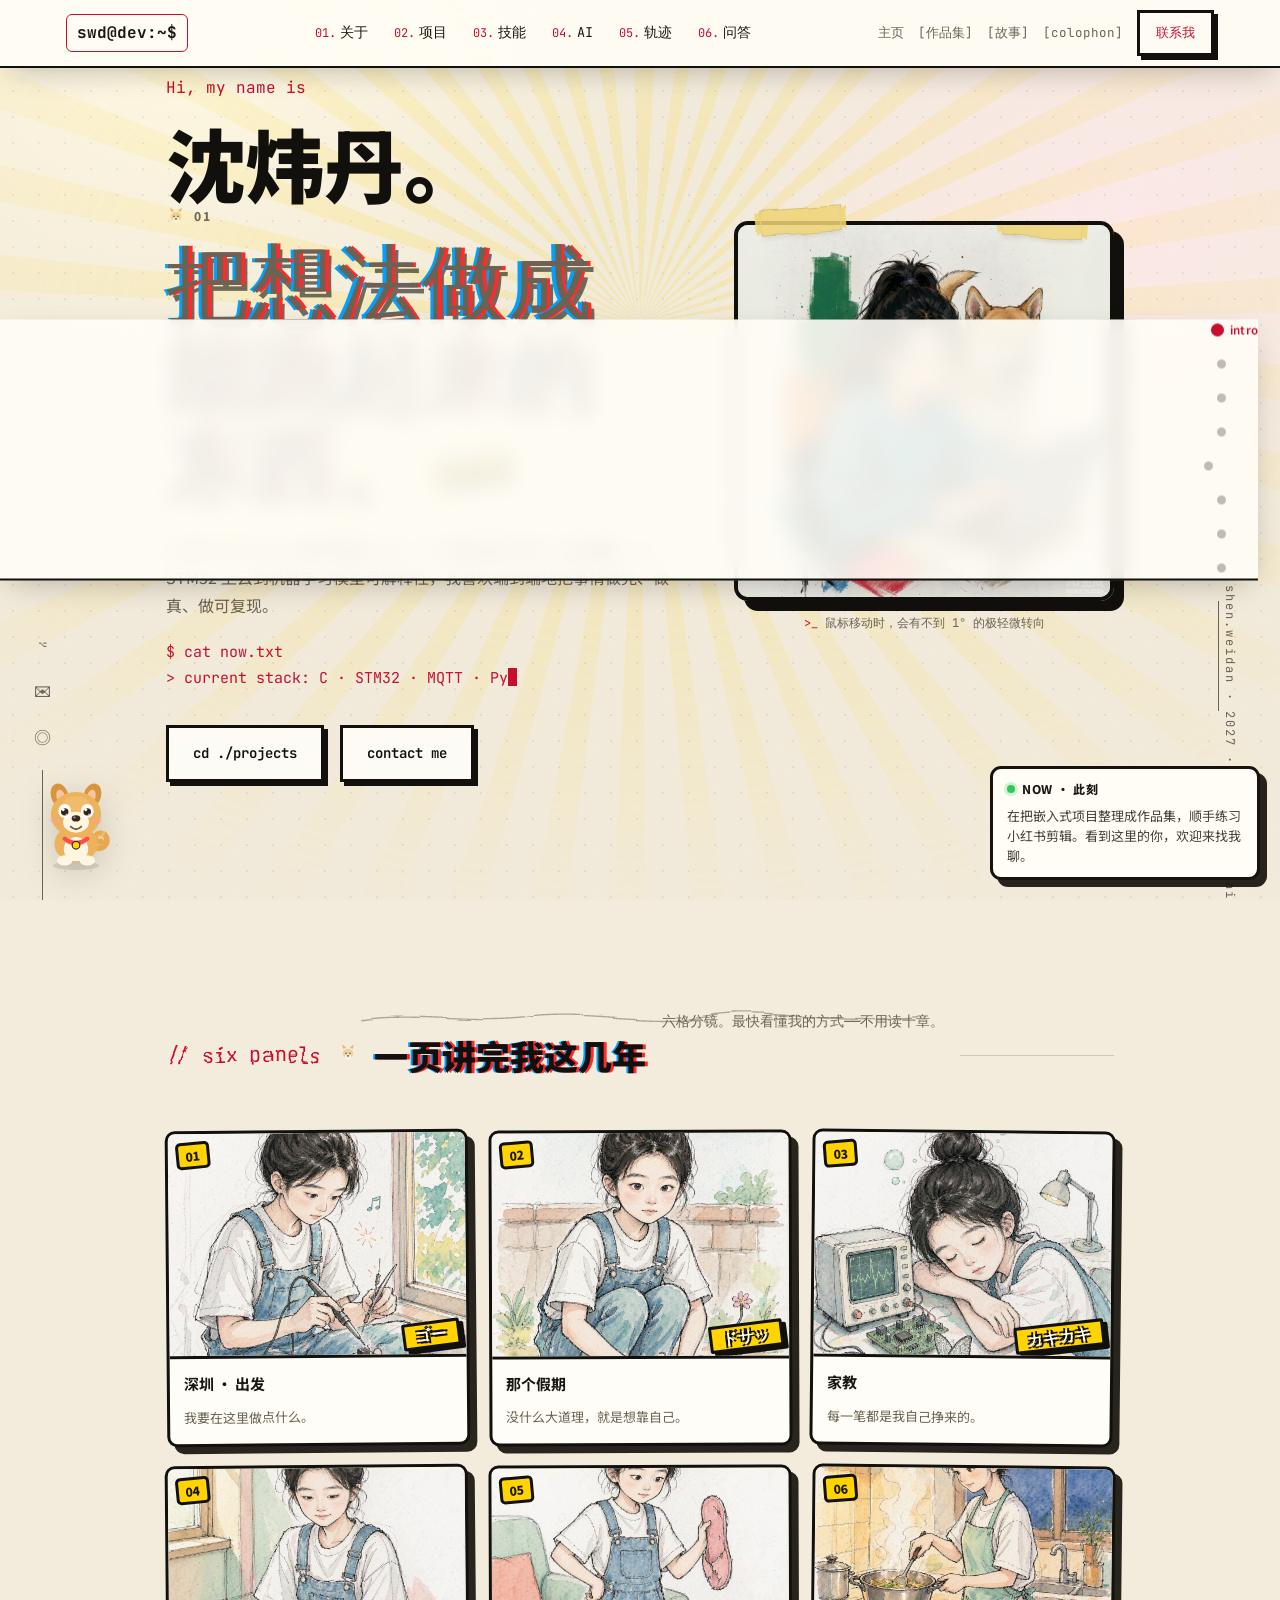
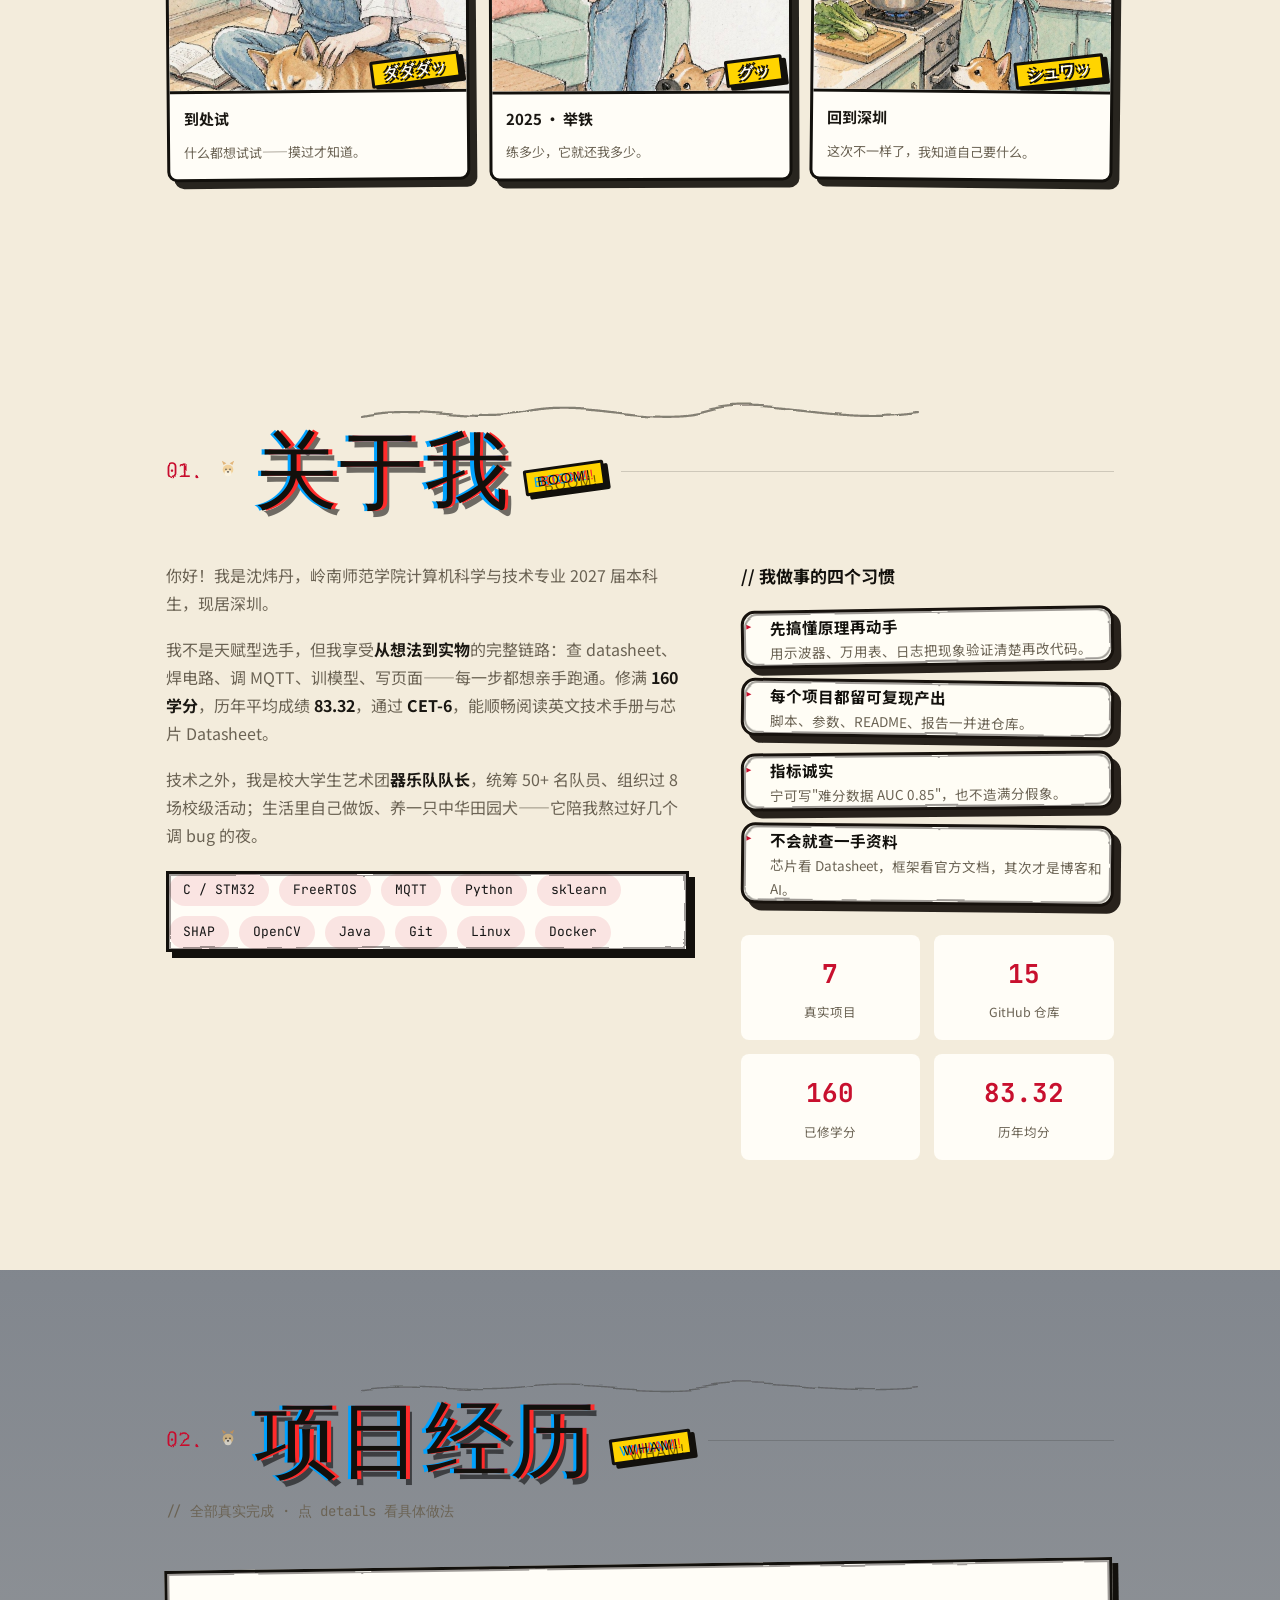
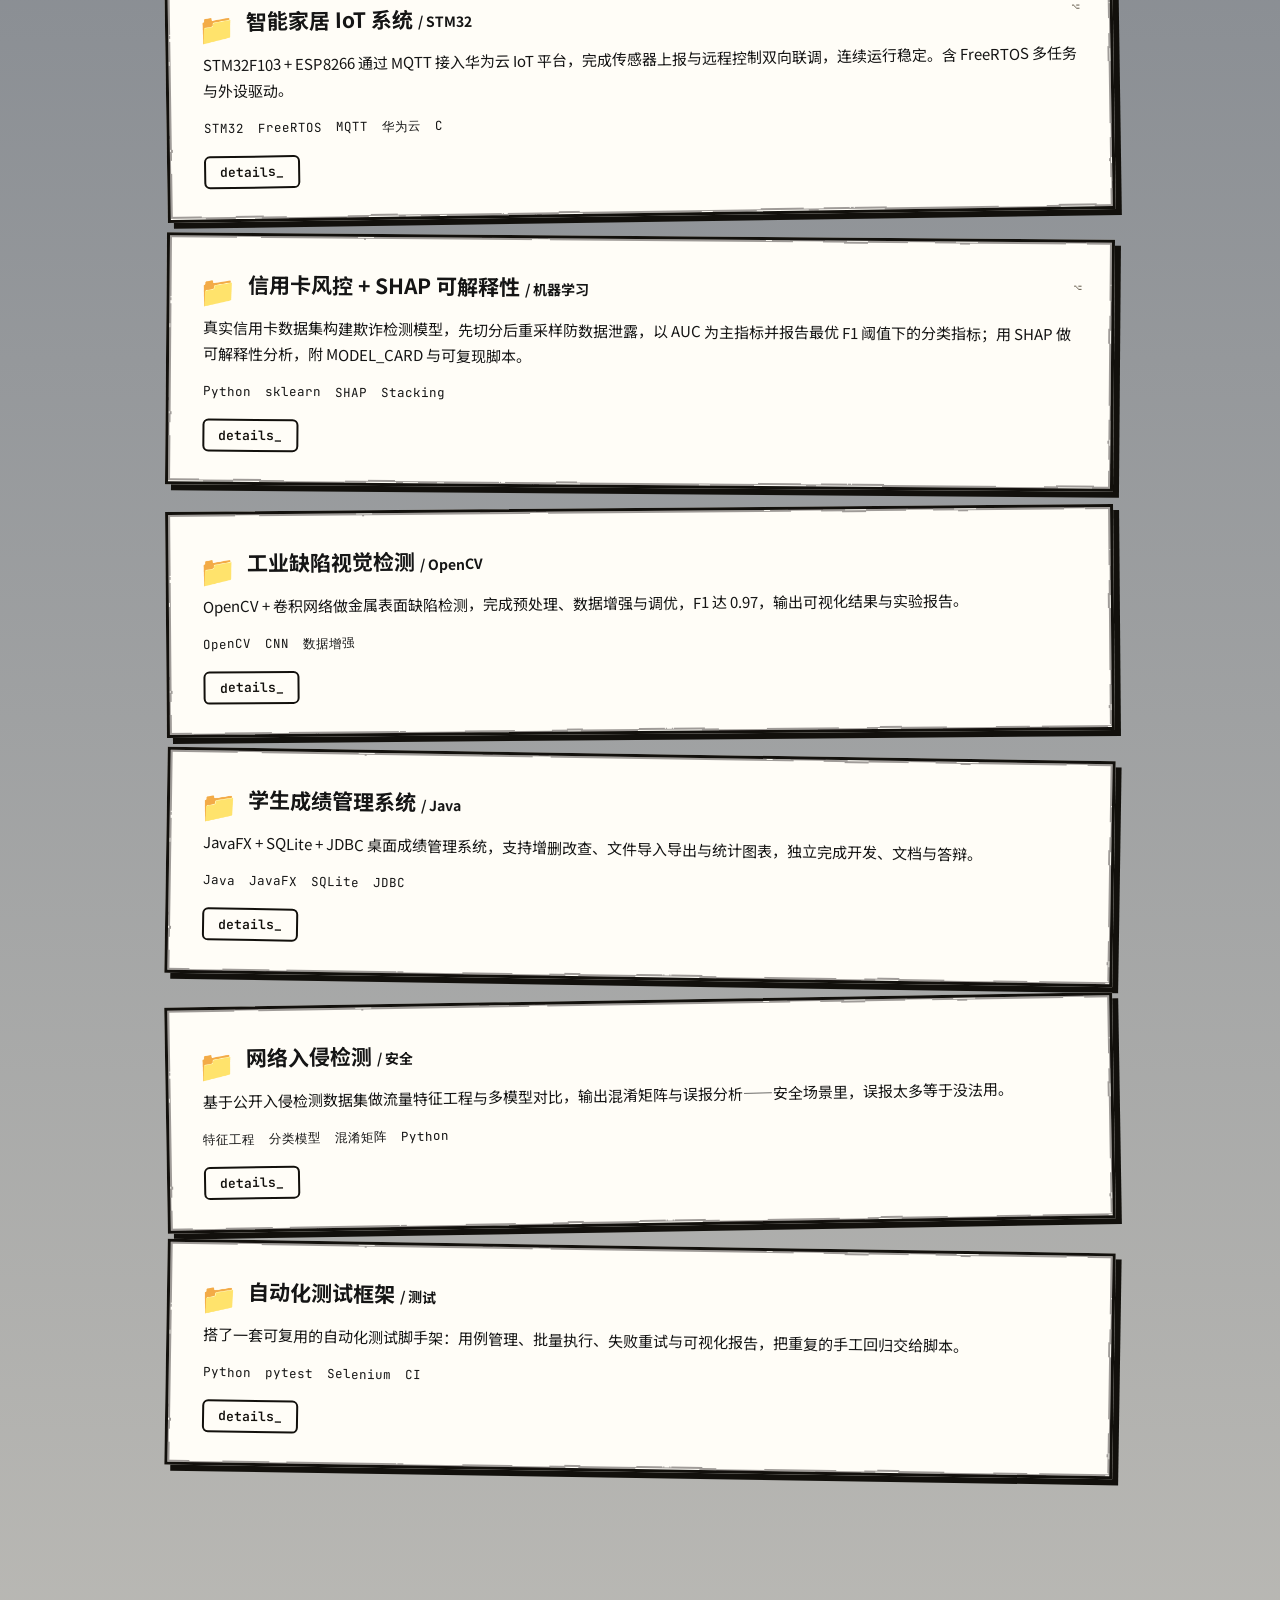
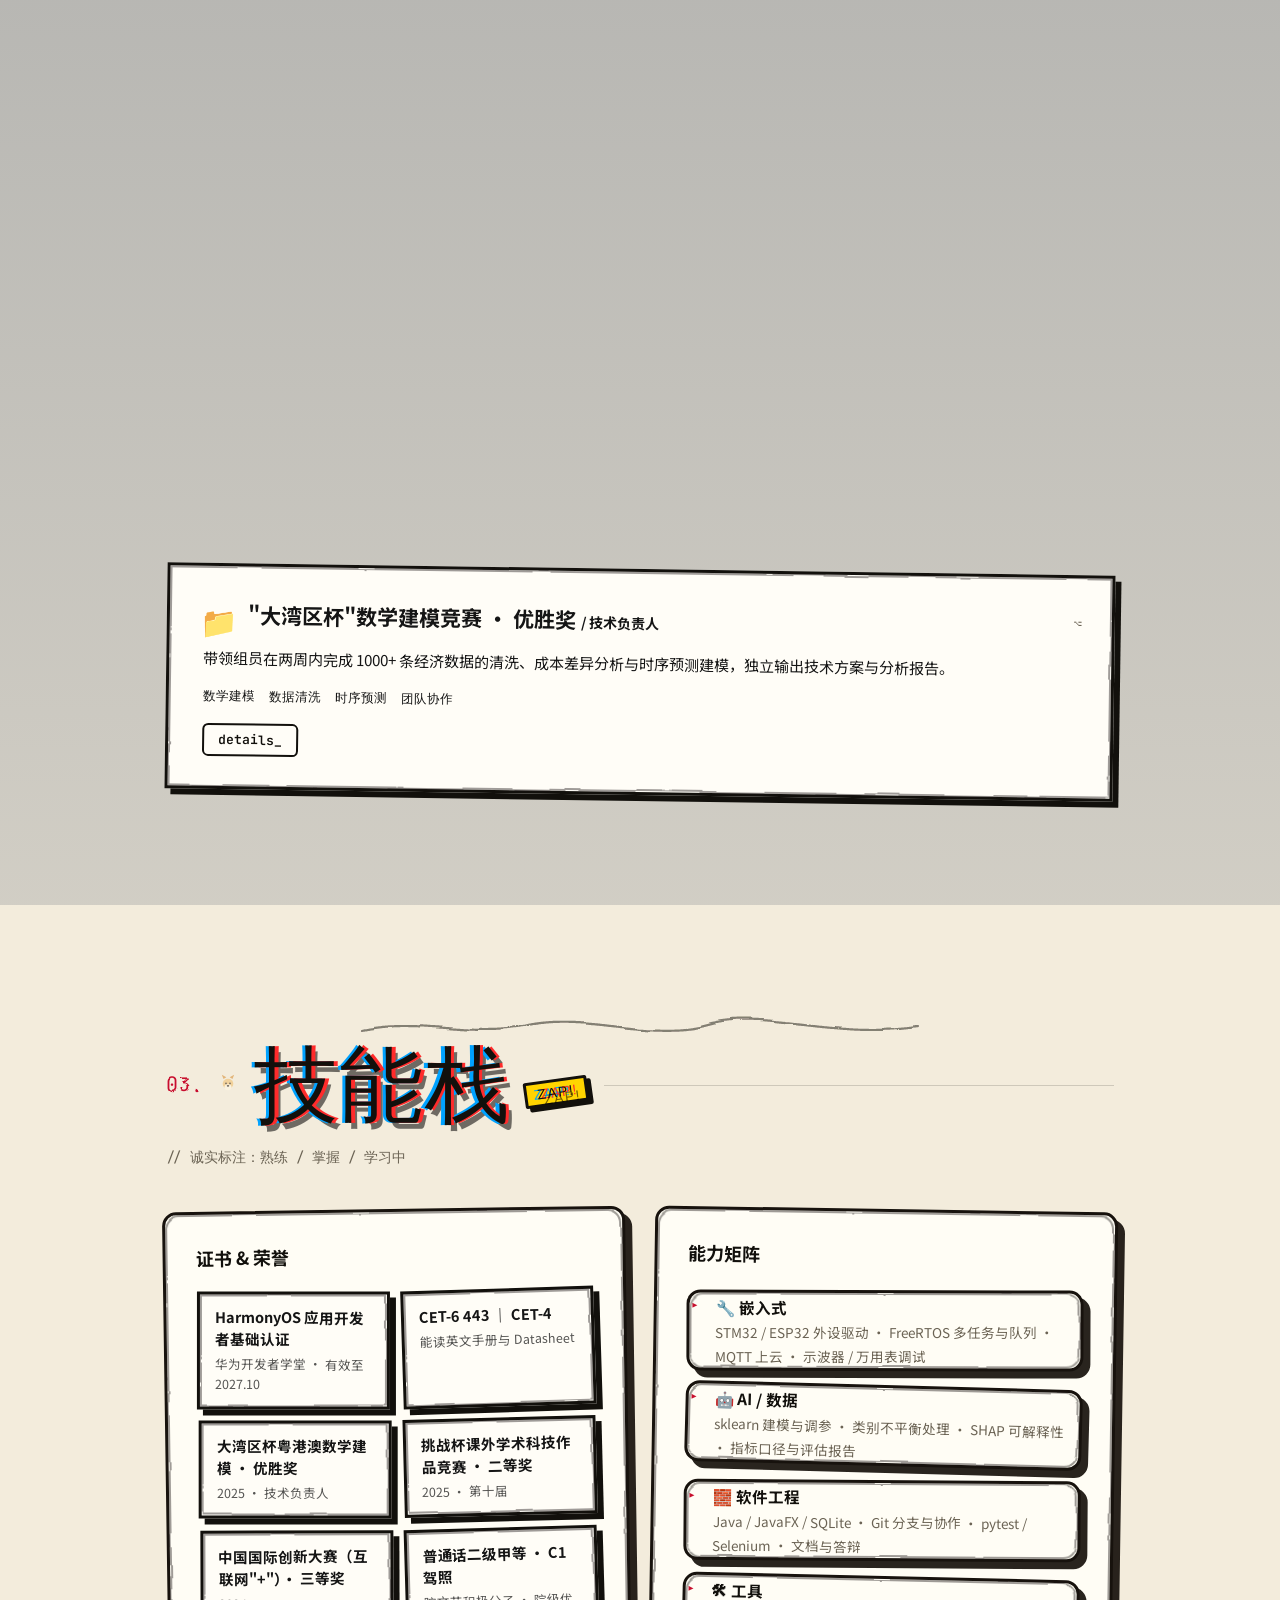
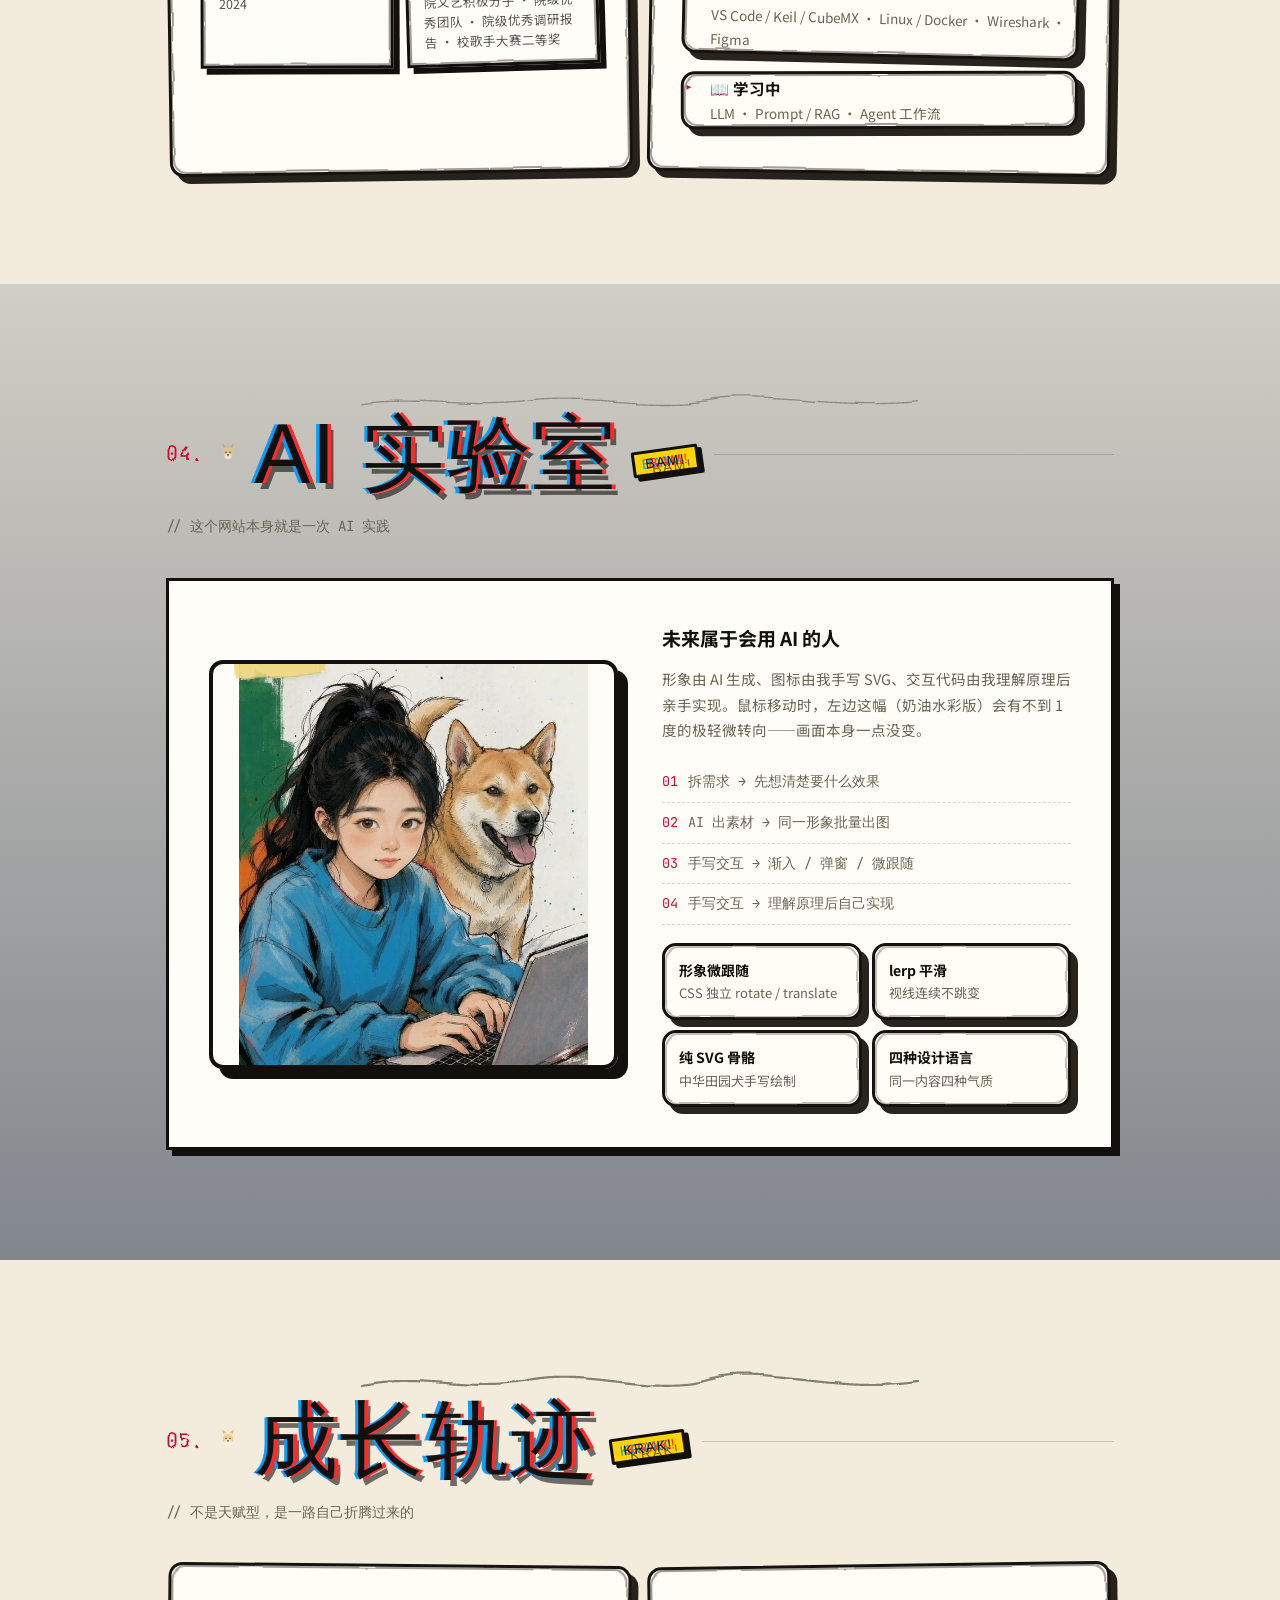
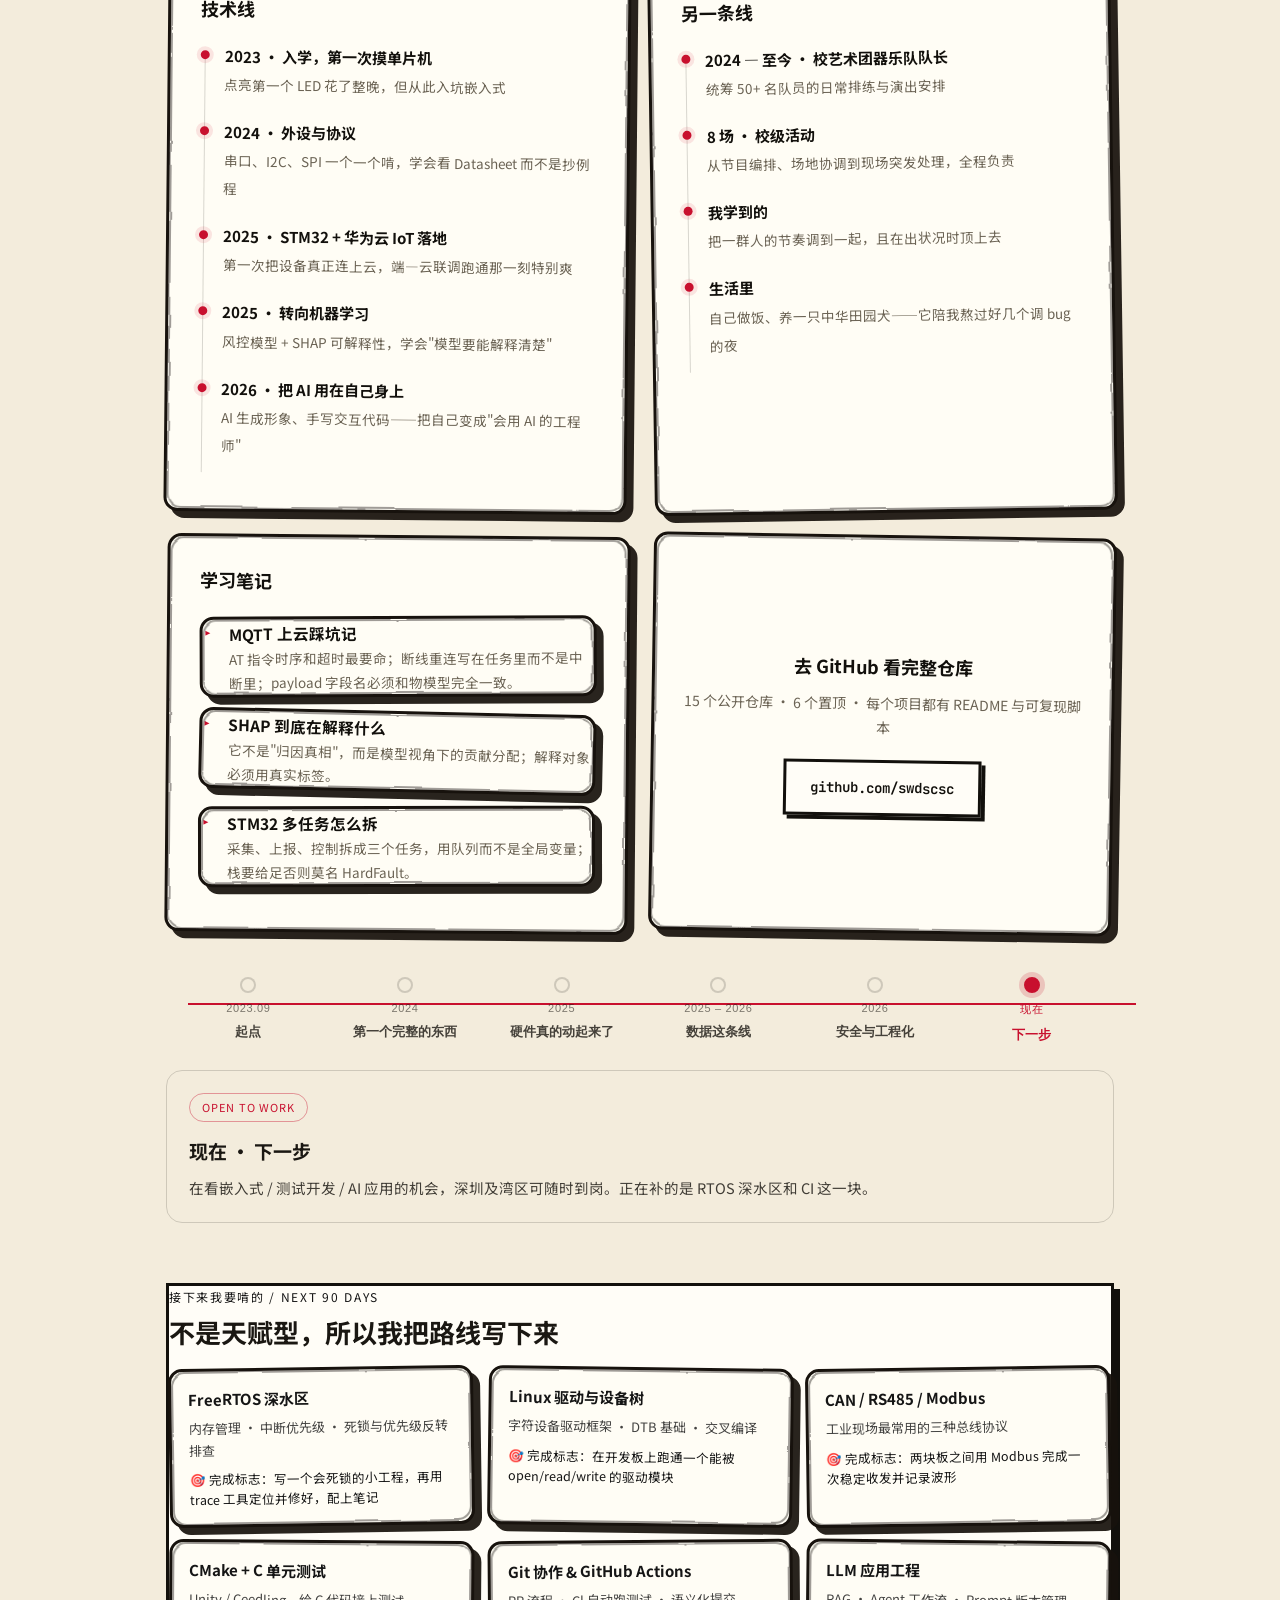
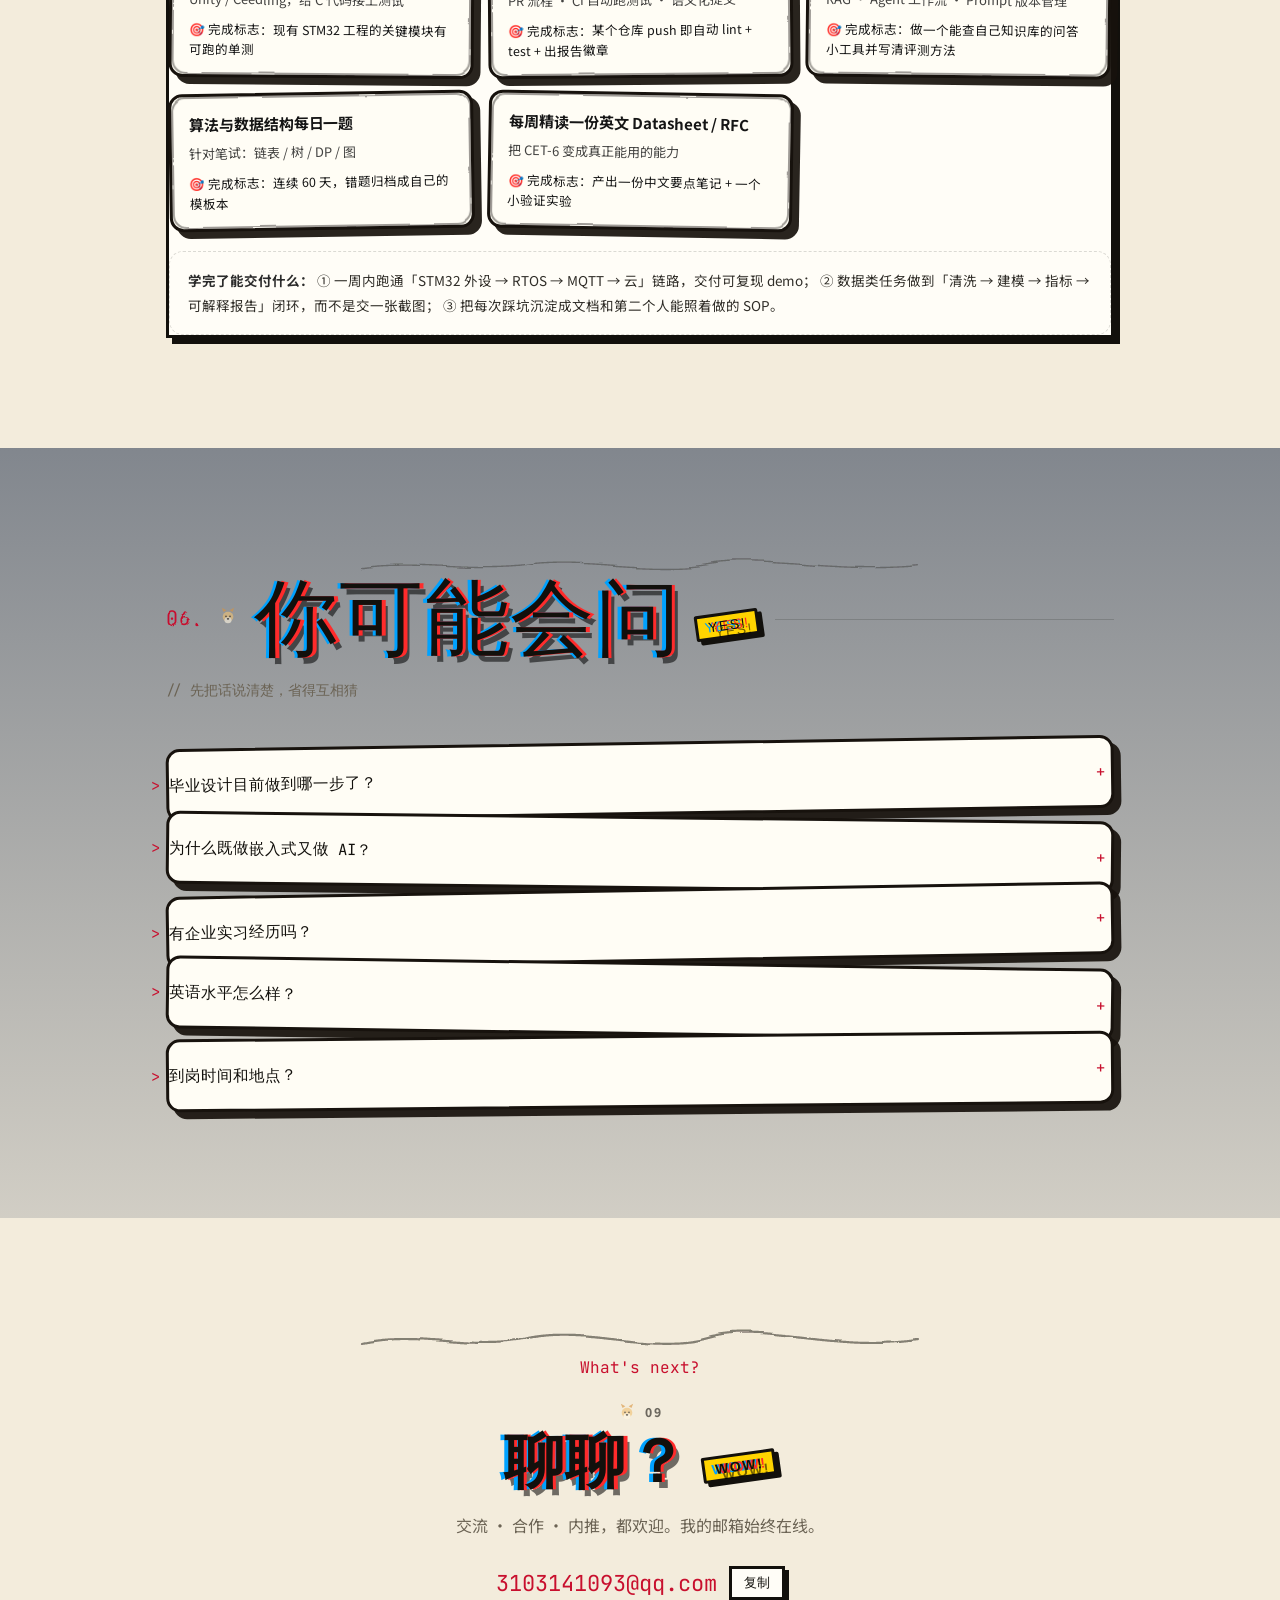
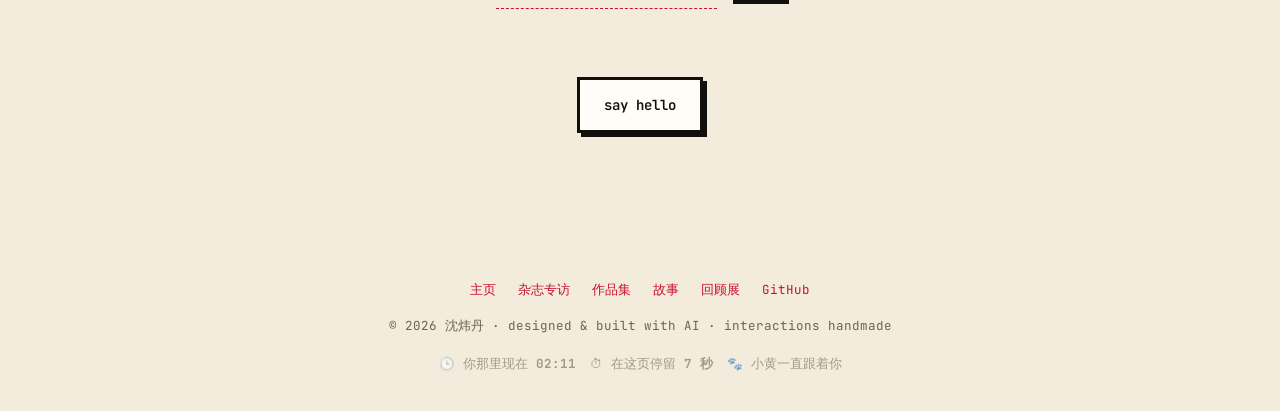
<file: styleA.html>
<!DOCTYPE html>
<html lang="zh-CN">
<head>
<meta charset="UTF-8">
<meta name="theme-color" content="#f3ecdc">
<meta name="viewport" content="width=device-width, initial-scale=1.0">
<title>沈炜丹 // Shen Weidan — Embedded & AI</title>
<meta name="description" content="沈炜丹 — 计算机科学与技术 2027 届 · 嵌入式 / AI 应用">
<link rel="icon" href="data:image/svg+xml,%3Csvg xmlns='http://www.w3.org/2000/svg' viewBox='0 0 32 32'%3E%3Ctext y='26' font-size='26'%3E%E2%9A%A1%3C/text%3E%3C/svg%3E">
<link rel="preconnect" href="https://fonts.googleapis.com">
<link rel="preconnect" href="https://fonts.gstatic.com" crossorigin>
<link href="https://fonts.googleapis.com/css2?family=JetBrains+Mono:wght@400;600;700&family=Noto+Sans+SC:wght@400;500;700;900&display=swap" rel="stylesheet">
<style>
/* ============ 极客终端风 · Brittany Chiang / WhiteCoding 谱系 ============ */
:root{
  --cta:var(--accent);
  --bg:#f3ecdc; --bg-l:#fffdf7; --bg-l2:#e9e0cb;
  --ink:#ccd6f6; --ink-b:#e6f1ff; --muted:#8892b0;
  --accent:#c8102e; --accent-dim:rgba(200,16,46,.10);
  --navy:#12100c; --hair:rgba(204,214,246,.14);
  --mono:'JetBrains Mono','Courier New',monospace;
  --sans:'Noto Sans SC','PingFang SC','Microsoft YaHei',sans-serif;
}
*{box-sizing:border-box;margin:0;padding:0}
html{scroll-behavior:smooth}
body{background:var(--bg);color:var(--ink);font-family:var(--sans);font-size:16px;line-height:1.75;overflow-x:hidden}
::selection{background:rgba(255,212,0,.45)}
a{color:var(--accent);text-decoration:none}
img{display:block;max-width:100%}
code,.mono{font-family:var(--mono)}
.wrap{max-width:1000px;margin:0 auto;padding:0 26px}

/* 左侧竖排 rail */
#rail{position:fixed;left:34px;bottom:0;z-index:80;display:flex;flex-direction:column;align-items:center;gap:18px}
#rail a{color:var(--muted);font-size:17px;transition:.2s}
#rail a:hover{color:var(--accent);transform:translateY(-3px)}
#rail::after{content:'';width:1px;height:130px;background:var(--muted)}
#railR{position:fixed;right:40px;bottom:0;z-index:80;writing-mode:vertical-rl;
  font-family:var(--mono);font-size:12px;letter-spacing:2px;color:var(--muted)}
#railR::after{content:'';display:block;width:1px;height:110px;background:var(--muted);margin:16px auto 0}

/* 顶栏 */
nav{position:fixed;top:0;left:0;right:0;z-index:100;backdrop-filter:blur(10px);
  background:rgba(255,253,247,.92);box-shadow:0 10px 30px -10px rgba(18,16,12,.28);transition:.3s}
nav .in{max-width:1200px;margin:0 auto;display:flex;align-items:center;justify-content:space-between;height:66px;padding:0 26px}
nav .logo{font-family:var(--mono);color:var(--accent);font-weight:700;font-size:16px;border:1.5px solid var(--accent);
  border-radius:6px;padding:4px 10px}
nav .links{display:flex;gap:26px;font-family:var(--mono);font-size:13.5px}
nav .links a{color:var(--ink)}
nav .links a i{font-style:normal;color:var(--accent);font-size:12px;margin-right:4px}
nav .links a:hover{color:var(--accent)}
.resume-btn{font-family:var(--mono);font-size:13px;color:var(--accent)!important;border:1.5px solid var(--accent);
  border-radius:6px;padding:9px 16px;transition:.2s}
.resume-btn:hover{background:var(--accent-dim)}
#progress{position:fixed;top:0;left:0;height:2px;width:0;z-index:200;background:var(--accent)}

/* HERO */
#hero{min-height:100vh;display:flex;align-items:center;position:relative;overflow:hidden;padding-top:66px}
#hero::before{content:'';position:absolute;inset:0;
  background-image:radial-gradient(rgba(18,16,12,.07) 1px,transparent 1px);background-size:26px 26px}
.hero-flex{display:flex;align-items:center;gap:56px;flex-wrap:wrap;justify-content:space-between}
.hero-txt{flex:1 1 420px}
.hero-hi{font-family:var(--mono);color:var(--accent);font-size:16px;margin-bottom:18px}
.hero-txt h1{font-size:clamp(52px,8vw,80px);color:var(--ink-b);font-weight:900;line-height:1.05;letter-spacing:-.01em}
.hero-txt h2{font-size:clamp(30px,5vw,52px);color:var(--muted);font-weight:900;line-height:1.1;margin-top:6px}
.hero-desc{max-width:520px;margin-top:26px;color:var(--muted)}
.hero-desc b{color:var(--ink)}
.type-line{font-family:var(--mono);color:var(--accent);margin-top:20px;font-size:15px;min-height:26px}
.type-line .cursor{display:inline-block;width:9px;height:18px;background:var(--accent);vertical-align:-3px;animation:bl 1s step-end infinite}
@keyframes bl{50%{opacity:0}}
.hero-cta{display:flex;gap:16px;margin-top:34px;flex-wrap:wrap}
.btn-o{font-family:var(--mono);font-size:14px;color:var(--accent);border:1.5px solid var(--accent);
  border-radius:6px;padding:13px 24px;transition:.2s;display:inline-block}
.btn-o:hover{background:var(--accent-dim);transform:translateY(-3px)}
.hero-art{flex:0 1 380px;position:relative}
.mascot{position:relative;width:100%;aspect-ratio:1/1;border-radius:14px;overflow:hidden;
  box-shadow:0 26px 60px -14px rgba(2,12,27,.75)}
.mascot img{width:100%;height:100%;object-fit:cover}
.mascot-hint{font-family:var(--mono);font-size:12px;color:var(--muted);margin-top:12px;text-align:center}
.mascot-hint i{font-style:normal;color:var(--accent)}

/* section 通用 */
section{padding:110px 0}
.sec-head{display:flex;align-items:center;gap:16px;margin-bottom:44px}
.sec-head .no{font-family:var(--mono);color:var(--accent);font-size:20px}
.sec-head h2{font-size:clamp(26px,3.4vw,34px);color:var(--ink-b);font-weight:900;white-space:nowrap}
.sec-head::after{content:'';height:1px;background:var(--hair);flex:1}
.sec-sub{color:var(--muted);margin:-30px 0 40px;font-family:var(--mono);font-size:14px}

/* 关于 */
.about-grid{display:grid;grid-template-columns:1.4fr 1fr;gap:52px;align-items:start}
.about-txt p{color:var(--muted);margin-bottom:18px}
.about-txt b{color:var(--ink)}
.skill-tags{display:flex;flex-wrap:wrap;gap:10px;margin-top:22px}
.skill-tags span{font-family:var(--mono);font-size:13px;color:var(--accent);background:var(--accent-dim);
  border-radius:999px;padding:5px 14px}
.way{margin-bottom:14px;padding-left:26px;position:relative}
.way::before{content:'▸';position:absolute;left:0;color:var(--accent);font-family:var(--mono)}
.way b{color:var(--ink-b);font-size:15.5px}
.way span{display:block;font-size:13.5px;color:var(--muted)}
.stat-mini{display:grid;grid-template-columns:1fr 1fr;gap:14px;margin-top:30px}
.stat-mini div{background:var(--bg-l);border-radius:8px;padding:16px;text-align:center}
.stat-mini b{font-family:var(--mono);color:var(--accent);font-size:26px;display:block}
.stat-mini span{font-size:12.5px;color:var(--muted)}

/* 项目 */
.proj-list{display:flex;flex-direction:column;gap:20px}
.proj{background:var(--bg-l);border-radius:10px;padding:30px 34px;position:relative;
  box-shadow:0 12px 32px -12px rgba(2,12,27,.7);transition:.25s}
.proj:hover{transform:translateY(-5px);box-shadow:0 22px 46px -12px rgba(2,12,27,.8)}
.proj .folder{position:absolute;top:28px;left:30px;font-size:30px}
.proj .links{position:absolute;top:28px;right:30px;display:flex;gap:14px}
.proj .links a{color:var(--muted);font-size:17px}
.proj .links a:hover{color:var(--accent)}
.proj h3{margin-left:44px;font-size:21px;color:var(--ink-b)}
.proj h3 a:hover{text-decoration:underline}
.proj p{color:var(--muted);font-size:15px;margin:12px 0 14px}
.tags{font-family:var(--mono);font-size:12.5px;color:var(--muted);display:flex;flex-wrap:wrap;gap:14px}
.p-detail{display:none}
.p-more{font-family:var(--mono);font-size:13px;color:var(--accent);background:none;border:1px solid var(--accent);
  border-radius:6px;padding:6px 14px;cursor:pointer;margin-top:16px}
.p-more:hover{background:var(--accent-dim)}

/* 课程 / 经历 双栏 */
.two-col{display:grid;grid-template-columns:1fr 1fr;gap:22px}
.panel{background:var(--bg-l);border-radius:10px;padding:28px 30px}
.panel h3{color:var(--ink-b);font-size:18px;margin-bottom:18px}
.course-row{display:flex;justify-content:space-between;font-family:var(--mono);font-size:13.5px;
  padding:8px 0;border-bottom:1px dashed var(--hair);color:var(--muted)}
.course-row b{color:var(--ink);font-family:var(--sans);font-weight:500}
.course-row .sc{color:var(--accent)}
.tl .item{position:relative;padding:0 0 22px 24px}
.tl .item::before{content:'';position:absolute;left:0;top:7px;width:9px;height:9px;border-radius:50%;
  background:var(--accent);box-shadow:0 0 0 4px var(--accent-dim)}
.tl{position:relative}
.tl::before{content:'';position:absolute;left:4px;top:8px;bottom:8px;width:1px;background:var(--hair)}
.tl b{color:var(--ink-b);font-size:15px;display:block}
.tl span{font-size:13.5px;color:var(--muted)}

/* AI 深色卡 */
.lab-panel{background:var(--bg-l);border-radius:10px;padding:40px;display:grid;grid-template-columns:1fr 1fr;gap:44px;align-items:center}
.lab-panel .mascot{border:1px solid var(--hair)}
.flow{font-family:var(--mono);font-size:13.5px;color:var(--muted);margin-top:20px}
.flow div{padding:8px 0;border-bottom:1px dashed var(--hair)}
.flow i{font-style:normal;color:var(--accent);margin-right:10px}
.ai-items{display:grid;grid-template-columns:1fr 1fr;gap:10px;margin-top:18px}
.ai-item{font-size:13px;color:var(--muted);background:var(--navy);border-radius:8px;padding:12px 14px}
.ai-item b{color:var(--ink-b);display:block;font-size:14px}

/* FAQ */
.faq-item{border-bottom:1px solid var(--hair)}
.faq-q{font-family:var(--mono);font-size:15.5px;color:var(--ink-b);padding:20px 0;cursor:pointer;position:relative;padding-right:34px}
.faq-q::before{content:'>';position:absolute;left:-18px;color:var(--accent)}
.faq-q::after{content:'+';position:absolute;right:6px;color:var(--accent);transition:.2s}
.faq-item.open .faq-q::after{content:'-'}
.faq-a{max-height:0;overflow:hidden;transition:max-height .35s}
.faq-item.open .faq-a{max-height:300px}
.faq-a p{color:var(--muted);font-size:14.5px;padding:0 34px 22px 0}
.faq-a b{color:var(--ink-b)}

/* 联系 */
#contact .center{text-align:center}
#contact h2{font-size:clamp(40px,6vw,60px);color:var(--ink-b);font-weight:900}
.mail-big{font-family:var(--mono);font-size:clamp(16px,3vw,22px);color:var(--accent);display:inline-block;margin:26px 0 34px;
  border-bottom:1.5px dashed var(--accent);padding-bottom:4px}
.copy-btn{font-family:var(--mono);font-size:12.5px;color:var(--muted);background:none;border:1px solid var(--hair);
  border-radius:6px;padding:5px 12px;cursor:pointer;margin-left:12px;vertical-align:4px}
.copy-btn:hover{color:var(--accent);border-color:var(--accent)}

/* footer */
footer{padding:36px 0;text-align:center;font-family:var(--mono);font-size:12.5px;color:var(--muted)}
footer .fl{display:flex;gap:22px;justify-content:center;margin-bottom:14px;flex-wrap:wrap}
footer a:hover{color:var(--accent)}

/* 通用动效 */
.reveal{opacity:0;transform:translateY(24px);transition:opacity .7s ease,transform .7s ease}
.reveal.in{opacity:1;transform:none}
#topBtn{position:fixed;right:26px;bottom:26px;z-index:90;width:44px;height:44px;border-radius:8px;border:1px solid var(--accent);
  background:var(--bg-l);color:var(--accent);font-family:var(--mono);font-size:18px;cursor:pointer;opacity:0;pointer-events:none;transition:.3s}
#topBtn.show{opacity:1;pointer-events:auto}
#modal{position:fixed;inset:0;z-index:300;background:rgba(2,12,27,.8);display:none;align-items:center;justify-content:center;padding:20px}
#modal.open{display:flex}
.modal-in{background:var(--bg-l);border:1px solid var(--hair);border-radius:12px;max-width:640px;width:100%;max-height:82vh;overflow:auto;padding:34px}
.modal-head{display:flex;justify-content:space-between;align-items:flex-start;margin-bottom:14px}
.modal-head h3{color:var(--ink-b);font-size:21px}
#modalSub{font-family:var(--mono);font-size:12.5px;color:var(--accent)}
#modalClose{background:none;border:none;color:var(--muted);font-size:28px;cursor:pointer;line-height:1}
#modalBody h4{color:var(--ink-b);font-size:16px;margin:16px 0 8px}
#modalBody p,#modalBody li{color:var(--muted);font-size:14.5px}
#modalBody ul{padding-left:20px}

@media(max-width:900px){
  #rail,#railR{display:none}
  nav .links{display:none}
  .about-grid,.two-col,.lab-panel{grid-template-columns:1fr}
  section{padding:80px 0}
  .hero-art{margin:0 auto;max-width:340px}
}
@media(prefers-reduced-motion:reduce){
  *{transition:none!important;animation:none!important}
  .reveal{opacity:1;transform:none}
}

/* ---- v9 证书 & 学习计划 ---- */
.honor-grid{display:grid;grid-template-columns:repeat(2,1fr);gap:12px}
.honor-item{border:1px solid var(--hair);border-radius:12px;padding:12px 15px}
.honor-item b{display:block;font-size:14.5px;line-height:1.5;margin-bottom:4px}
.honor-item span{display:block;font-size:12.5px;line-height:1.6;opacity:.72}
.rm-block{margin-top:60px}
.rm-kicker{font-size:12px;letter-spacing:.14em;text-transform:uppercase;color:var(--accent);margin-bottom:8px}
.rm-title{font-size:26px;line-height:1.3;margin-bottom:18px}
.rm-grid{display:grid;grid-template-columns:repeat(auto-fit,minmax(255px,1fr));gap:14px}
.rm-item{border:1px solid var(--hair);border-radius:14px;padding:15px 17px}
.rm-item b{display:block;font-size:15px;margin-bottom:5px}
.rm-item p{font-size:13px;line-height:1.65;opacity:.8;margin:0}
.rm-item .goal{display:block;margin-top:9px;font-size:12.5px;line-height:1.6;color:var(--accent)}
.rm-note{margin-top:22px;border:1px dashed var(--hair);border-radius:14px;padding:16px 18px;font-size:13.5px;line-height:1.85;opacity:.9}
@media(max-width:820px){.honor-grid{grid-template-columns:1fr}}

/* ---- v10 跟班 ---- */
#dogMascot{position:fixed;left:24px;bottom:24px;z-index:92;width:104px;height:104px;cursor:pointer;user-select:none;-webkit-tap-highlight-color:transparent}
#dogMascot .md-svg{width:100%;height:100%;display:block;filter:drop-shadow(0 8px 18px rgba(0,0,0,.16))}
#dogMascot #md-head,#dogMascot #md-ear-l,#dogMascot #md-ear-r,#dogMascot #md-tail,#dogMascot #md-body,#dogMascot #md-mouth,#dogMascot .md-eyes{transform-box:fill-box}
#dogMascot #md-head{transform-origin:50% 66%}
#dogMascot #md-body{transform-origin:50% 90%}
#dogMascot #md-tail{transform-origin:88% 62%}
#dogMascot #md-ear-l{transform-origin:62% 96%}
#dogMascot #md-ear-r{transform-origin:38% 96%}
#dogMascot .md-eyes{transform-origin:50% 50%}
#dogMascot{transition:transform .16s}
#dogMascot.blink .md-eyes{transform:scaleY(.08)}
#dogMascot.poke{animation:mdPoke .42s cubic-bezier(.34,1.56,.64,1)}
@keyframes mdPoke{0%{transform:scale(1)}30%{transform:scale(.9,1.1) rotate(-4deg)}60%{transform:scale(1.06,.94)}100%{transform:scale(1)}}
#dogMascot #md-mouth{transition:transform .18s}
#dogMascot #md-mouth.bark{transform:translateY(2px) scaleY(1.7)}
.dog-talk{position:absolute;left:86px;bottom:64px;min-width:150px;max-width:230px;padding:10px 14px;border-radius:14px 14px 14px 3px;
  background:var(--ink);color:var(--bg);font-size:13px;line-height:1.55;opacity:0;transform:translateY(6px) scale(.96);
  transform-origin:left bottom;pointer-events:none;transition:opacity .22s,transform .22s;box-shadow:0 10px 24px rgba(0,0,0,.18)}
.dog-talk.show{opacity:1;transform:translateY(0) scale(1)}
@media(max-width:820px){#dogMascot{width:78px;height:78px;left:14px;bottom:14px}.dog-talk{max-width:190px;font-size:12px}}

/* ---- v10 右侧章节点导航 ---- */
#dotnav{position:fixed;right:22px;top:50%;transform:translateY(-50%);z-index:88;display:flex;flex-direction:column;gap:14px;align-items:flex-end}
#dotnav .dn-dot{position:relative;display:flex;align-items:center;justify-content:flex-end;gap:8px;text-decoration:none}
#dotnav .dn-dot i{width:9px;height:9px;border-radius:50%;background:currentColor;opacity:.28;transition:all .25s;display:block;flex:0 0 auto}
#dotnav .dn-dot b{font-size:11.5px;font-weight:600;letter-spacing:.02em;white-space:nowrap;opacity:0;transform:translateX(6px);transition:all .25s;color:var(--ink)}
#dotnav .dn-dot:hover i,#dotnav .dn-dot:focus-visible i{opacity:.7;transform:scale(1.35)}
#dotnav .dn-dot:hover b,#dotnav .dn-dot:focus-visible b{opacity:1;transform:translateX(0)}
#dotnav .dn-dot.on i{opacity:1;transform:scale(1.45);background:var(--cta)}
#dotnav .dn-dot.on b{opacity:1;transform:translateX(0);color:var(--cta)}
@media(max-width:1100px){#dotnav{display:none}}

/* ---- v10 点状时间轴 ---- */
.dottl{margin-top:44px}
.dt-track{position:relative;display:flex;justify-content:space-between;padding:0 4px}
.dt-track .dt-line{position:absolute;left:22px;right:22px;top:26px;height:2px;background:var(--hair);z-index:0}
.dt-track .dt-fill{position:absolute;left:22px;top:26px;height:2px;background:var(--cta);z-index:1;transition:width .45s cubic-bezier(.4,0,.2,1)}
.dt-dot{position:relative;z-index:2;background:none;border:0;padding:0;cursor:pointer;display:flex;flex-direction:column;align-items:center;gap:9px;flex:1;color:inherit}
.dt-dot i{width:16px;height:16px;border-radius:50%;border:2px solid var(--hair);background:var(--bg);display:block;transition:all .25s}
.dt-dot .dt-y{font-size:11px;letter-spacing:.06em;opacity:.55}
.dt-dot .dt-t{font-size:13px;font-weight:600;white-space:nowrap;opacity:.8}
.dt-dot:hover i{border-color:var(--cta);transform:scale(1.18)}
.dt-dot.cur i{border-color:var(--cta);background:var(--cta);box-shadow:0 0 0 5px color-mix(in srgb,var(--cta) 18%,transparent)}
.dt-dot.cur .dt-y,.dt-dot.cur .dt-t{opacity:1;color:var(--cta)}
.dt-panel{margin-top:26px;border:1px solid var(--hair);border-radius:16px;padding:20px 22px}
.dt-panel .dt-badge{display:inline-block;font-size:11px;letter-spacing:.1em;text-transform:uppercase;color:var(--cta);border:1px solid color-mix(in srgb,var(--cta) 40%,transparent);border-radius:999px;padding:4px 12px;margin-bottom:12px}
.dt-panel h4{font-size:19px;margin-bottom:8px}
.dt-panel p{font-size:14.5px;line-height:1.85;opacity:.82;margin:0}
@media(max-width:820px){.dt-dot .dt-t{display:none}.dt-track{padding:0}}

/* ---- v11 插画背景层 ---- */
html{background:var(--bg)}
body{background:transparent}
.bgart{position:fixed;left:0;right:0;top:-14vh;bottom:-4vh;z-index:-1;pointer-events:none;
  background:linear-gradient(180deg,rgba(251,246,234,0.34) 0%,rgba(251,246,234,0.48) 55%,rgba(251,246,234,0.34) 100%),url('assets/bg-comic.jpg') center/cover no-repeat}
html{scroll-padding-top:92px}
:focus-visible{outline:2.5px solid var(--cta,#4d7cfe);outline-offset:3px;border-radius:4px}
/* ---- 打印友好（Ctrl/⌘+P 即得干净 A4） ---- */
@media print{
  nav,#progress,#dogMascot,.dot-nav,.dotnav,#topBtn,.theme-btn,.p-more,.p-link,.swap-links,
  .kmask,.kpanel,.paw-rain,.bgart,.btn-o,.resume-btn,.btn-print,.copy-btn,.filter-bar,.mode-btn{display:none!important}
  .reveal{opacity:1!important;transform:none!important}
  .p-detail{display:block!important}
  .proj,.card,.gcard,.note-card,.rm-block,.exhibit,.entry{box-shadow:none!important;border:1px solid #ddd!important;break-inside:avoid}
  body{background:#fffdf6!important}
  body,p,h1,h2,h3,h4,li,span,b,td,th{color:#111!important}
  small,.tag,.meta,.muted,.sec-kicker{color:#555!important}
  a{color:#111!important;text-decoration:none!important}
  section{padding:16px 0!important;page-break-inside:avoid}
  h2{page-break-after:avoid}
}

/* ================= v12 · 美式漫画主题（酷族） ================= */
:root{
  --sfx-red:#ff2b2b; --sfx-yellow:#ffd400; --sfx-blue:#00a2ff; --sfx-magenta:#ff2fa0;
  --hard-line:#12100c; --hard-shadow:6px 6px 0;
  --disp:'Bangers','Anton','Impact','Haettenschweiler','Arial Black',sans-serif;
}
.rays{position:absolute;left:-35%;right:-35%;top:-45%;height:180%;z-index:0;pointer-events:none;opacity:.15;
  background:repeating-conic-gradient(from 0deg at 50% 45%, var(--sfx-yellow) 0 3.2deg, transparent 3.2deg 7.8deg);
  -webkit-mask-image:radial-gradient(ellipse 56% 50% at 50% 45%,#000 22%,transparent 78%);
  mask-image:radial-gradient(ellipse 56% 50% at 50% 45%,#000 22%,transparent 78%)}
section>*,section .wrap>*,section .wrap-wide>*{position:relative;z-index:1}
.bgart::after{content:'';position:absolute;inset:0;pointer-events:none;opacity:.12;
  background-image:radial-gradient(circle at 50% 50%, var(--ht,#fffdf6) 1.05px, transparent 1.75px);
  background-size:7px 7px}
.sfx{display:inline-block;font-family:var(--disp);font-size:14px;line-height:1;letter-spacing:1.6px;
  background:var(--sfx-yellow);color:#12100c;border:3px solid var(--hard-line);
  box-shadow:4px 4px 0 var(--hard-line);padding:3px 10px;margin-left:14px;vertical-align:middle;
  transform:rotate(-8deg);border-radius:2px;white-space:nowrap}
section[data-nav] h2,h2{text-shadow:2.5px 0 0 var(--sfx-red),-2.5px 0 0 var(--sfx-blue)}
.proj,.gcard,.rm-block,.note-card,.honor-item,.honor-card,.lab-panel,.lab-grid>*,.exhibit,
.tl-card,.mat,.stat-strip,.chart-box,.entry,.card{
  border:3px solid var(--hard-line)!important;border-radius:0!important;
  box-shadow:var(--hard-shadow) var(--hard-line)!important;transition:transform .16s,box-shadow .16s}
.proj:hover,.gcard:hover,.rm-block:hover,.note-card:hover,.exhibit:hover,.entry:hover,.tl-card:hover{
  transform:translate(-3px,-3px);box-shadow:9px 9px 0 var(--hard-line)!important}
.btn-o,.resume-btn,.copy-btn,.filter-bar button,.cta-btn,.btn-fill,.mode-btn{
  border:3px solid var(--hard-line)!important;border-radius:0!important;
  box-shadow:4px 4px 0 var(--hard-line);transition:.15s}
.btn-o:hover,.resume-btn:hover,.cta-btn:hover,.copy-btn:hover{
  transform:translate(-2px,-2px);box-shadow:6px 6px 0 var(--hard-line)}
.filter-bar button.on,.filter-bar button.active{background:var(--sfx-yellow)!important;color:#12100c!important}
.tag,.cat{background:var(--sfx-yellow)!important;color:#12100c!important;
  border:2px solid var(--hard-line)!important;border-radius:0!important}
.mascot{border:4px solid var(--hard-line)!important;box-shadow:10px 10px 0 var(--hard-line)!important}
.mascot img.fit{object-fit:contain}
.dog svg,.dogBox svg{filter:drop-shadow(2px 2px 0 var(--hard-line))}
@media (max-width:640px){:root{--hard-shadow:4px 4px 0}}
@media print{.rays,.sfx{display:none!important}}

/* ---- v12b · styleA 专属：亮色漫画卡 + 力量感标题（深色底上的美式撞色） ---- */
#hero h2,section[data-nav] h2{font-family:var(--disp)!important;font-weight:400;
  font-size:clamp(38px,6.6vw,86px);line-height:1.06;letter-spacing:1.4px;text-transform:uppercase;
  text-shadow:3.5px 0 0 var(--sfx-red),-3.5px 0 0 var(--sfx-blue),6px 6px 0 rgba(0,0,0,.55)}
section[data-nav] p.sec-sub,section[data-nav] .kicker{font-family:var(--mono,monospace)!important}
.proj,.gcard,.rm-block,.note-card,.honor-item,.honor-card,.tl-card,.lab-panel,.mat,.skill-tags,.stat-strip{
  background:#f4f1e7!important;border:3px solid var(--hard-line)!important;border-radius:0!important;
  box-shadow:var(--hard-shadow) var(--hard-line)!important}
.proj h3,.gcard h3,.rm-block b,.note-card b,.honor-item b,.honor-card b,.tl-card h3,.tl-card b,
.proj p,.proj span,.proj li,.rm-block p,.rm-block span,.note-card span,.honor-item span,.honor-item p,
.tl-card p,.tl-card span,.mat b,.mat p,.skill-tags span,.stat-strip b,.stat-strip span{color:#151515!important}
.proj .no,.proj .cat,.tag{background:var(--sfx-yellow)!important;color:#12100c!important}
.proj::first-line{font-weight:700}
@media print{.sfx{display:none}}

/* ---- v13 · 萌版中华田园犬 ---- */
#dogMascot #md-head{transform-origin:50% 74%}
#dogMascot #md-body{transform-origin:50% 92%}
#dogMascot #md-tail{transform-origin:10% 96%}
#dogMascot #md-ear-l{transform-origin:64% 96%}
#dogMascot #md-ear-r{transform-origin:36% 96%}
#dogMascot #md-tongue{transition:opacity .16s}
#dogMascot #md-mouth.bark + #md-tongue{opacity:1!important}
#dogMascot .md-svg{filter:drop-shadow(0 8px 16px rgba(0,0,0,.14))}

/* ---- v13 · styleA 去掉深色底：美式漫画浅底 ---- */
:root{
  --bg:#f3ecdc; --bg-l:#fffdf7; --bg-l2:#e9e0cb;
  --ink:#1a1712; --ink-b:#12100c; --muted:#6b6354;
  --accent:#c8102e; --accent-dim:rgba(200,16,46,.10);
  --navy:#12100c; --hair:rgba(18,16,12,.16);
}
body{background:transparent;color:var(--ink)}
nav{background:rgba(255,253,247,.90)!important;border-bottom:2.5px solid var(--hard-line,#12100c)}
nav a,nav .brand,nav .logo{color:var(--ink)}
#hero,.hero,section[data-nav],footer{background:transparent}
footer{color:var(--muted)}
.proj,.gcard,.rm-block,.note-card,.honor-item,.honor-card,.tl-card,.lab-panel,.mat,.skill-tags,.stat-strip{
  background:#fffdf7!important}
.mode-btn,.btn-o,.btn-print,.copy-btn,.p-more,.p-link,.swap-links a{background:#fffdf7;color:#12100c;border:2.5px solid #12100c}
.dot-nav a,.dotnav a{background:rgba(18,16,12,.35)}
.paw-rain i{opacity:.55}

/* v16 · 内核区块（漫画语言） */
.panels{display:grid;grid-template-columns:repeat(3,1fr);gap:18px;margin-top:36px}
.panels .panel{background:#fffdf7!important;border:3px solid #12100c;border-radius:12px;
  padding:20px;box-shadow:6px 6px 0 rgba(18,16,12,.85);rotate:-.4deg}
.panels .panel:nth-child(2n){rotate:.5deg}
.panels .panel:hover{box-shadow:9px 9px 0 rgba(18,16,12,.9)}
.panels .panel .tag{display:inline-block;font-size:11px;font-weight:900;letter-spacing:.1em;
  background:#ffd400;border:2.5px solid #12100c;border-radius:4px;padding:1px 8px;margin-bottom:12px}
.panels .panel h3{font-size:17px;margin-bottom:8px}
.panels .panel p{font-size:14px}
@media(max-width:820px){.panels{grid-template-columns:1fr 1fr}}
@media(max-width:560px){.panels{grid-template-columns:1fr}}

/* v17 · 漫画分镜：格子不是卡片，有序号贴纸和拟声词 */
.panel-grid{display:grid;grid-template-columns:repeat(3,1fr);gap:20px;margin-top:36px}
.pn{margin:0;background:#fffdf7;border:3.5px solid #12100c;border-radius:10px;overflow:hidden;
  box-shadow:7px 7px 0 rgba(18,16,12,.9);rotate:-.5deg;position:relative}
.pn:nth-child(3n){rotate:.6deg}
.pn:nth-child(3n+2){rotate:-.2deg}
.pn .pimg{position:relative;aspect-ratio:4/3;overflow:hidden}
.pn .pimg img{width:100%;height:100%;object-fit:cover}
.pn .pno{position:absolute;left:8px;top:8px;background:#ffd400;border:3px solid #12100c;
  border-radius:5px;font-size:12px;font-weight:900;padding:0 7px;transform:rotate(-5deg)}
.pn .sfx{position:absolute;right:6px;bottom:6px;font-size:15px;font-weight:900;color:#fffdf6;
  text-shadow:2px 2px 0 #12100c,-2px -2px 0 #12100c,2px -2px 0 #12100c,-2px 2px 0 #12100c;
  transform:rotate(-7deg);letter-spacing:.06em}
.pn figcaption{padding:12px 14px 14px;border-top:3px solid #12100c}
.pn figcaption b{display:block;font-size:15px;margin-bottom:4px}
.pn figcaption span{font-size:13px;color:var(--muted)}
@media(max-width:900px){.panel-grid{grid-template-columns:1fr 1fr}}
@media(max-width:560px){.panel-grid{grid-template-columns:1fr}}
</style>
<meta property="og:title" content="沈炜丹 // Shen Weidan — Embedded & AI">
<meta property="og:description" content="嵌入式 / IoT / AI · 把想法做成实物的完整链路">
<meta property="og:image" content="assets/styleA-ramonn90-v5.png">
<meta property="og:type" content="website">
<style>
/* ==== v14 族特调 ==== */
/* v14 · 漫画族：纸面微渐变，避免大片平色 */
body{background:
  radial-gradient(64vw 46vw at 14% 8%,#fff8e2 0%,transparent 58%),
  radial-gradient(56vw 42vw at 88% 24%,#fdeaea 0%,transparent 60%),
  #f3ecdc!important;background-attachment:fixed!important}

</style>
<link rel="stylesheet" href="assets/unified.css">
</head>
<body data-style="comic">
<a class="u-skip" href="#about">跳到主要内容</a>
<div class="bgart" aria-hidden="true"></div>
<div id="progress"></div>

<nav>
  <div class="in">
    <a class="logo" href="#hero">swd@dev:~$</a>
    <div class="links">
      <a href="#about"><i>01.</i>关于</a>
      <a href="#projects"><i>02.</i>项目</a>
      <a href="#skills"><i>03.</i>技能</a>
      <a href="#lab"><i>04.</i>AI</a>
      <a href="#path"><i>05.</i>轨迹</a>
      <a href="#faq"><i>06.</i>问答</a>
    </div>
    <div style="display:flex;gap:14px;align-items:center">
      <a class="mono" style="font-size:12.5px;color:var(--muted)" href="index.html">主页</a>
        <a class="mono" style="font-size:12.5px;color:var(--muted)" href="studio.html">[作品集]</a>
        <a class="mono" style="font-size:12.5px;color:var(--muted)" href="story-yojiro.html">[故事]</a>
        <a class="mono" style="font-size:12.5px;color:var(--muted)" href="colophon.html">[colophon]</a>
      <a class="resume-btn" href="mailto:3103141093@qq.com?subject=你好，我想和你聊聊机会">联系我</a>
    </div>
  </div>
</nav>

<div id="rail">
  <a href="https://github.com/swdscsc" target="_blank" rel="noopener" title="GitHub">⌥</a>
  <a href="mailto:3103141093@qq.com" title="邮箱">✉</a>
  <a href="#contact" title="联系">◎</a>
</div>
<div id="railR">shen.weidan · 2027 · embedded × ai</div>

<!-- HERO -->
<section id="hero" data-nav="intro">
  <div class="wrap hero-flex">
    <div class="hero-txt">
      <p class="hero-hi">Hi, my name is</p>
      <h1>沈炜丹。</h1>
      <h2>把想法做成能跑起来的东西。</h2>
      <p class="hero-desc">计算机科学与技术 <b>2027 届</b>本科生，主攻 <b>嵌入式 / IoT</b> 与 <b>AI 应用</b>。
        从 STM32 上云到机器学习模型可解释性，我喜欢端到端地把事情做完、做真、做可复现。</p>
      <p class="type-line">$ cat now.txt<br><span id="typed" data-lines='["&gt; 正在看嵌入式实习与校招机会 ...","&gt; current stack: C · STM32 · MQTT · Python","&gt; current stack: sklearn · SHAP · OpenCV","&gt; location: 深圳 / 湾区 · open to work"]'></span><span class="cursor"></span></p>
      <div class="hero-cta">
        <a class="btn-o" href="#projects">cd ./projects</a>
        <a class="btn-o" href="#contact">contact me</a>
      </div>
    </div>
    <div class="hero-art">
      <div class="mascot" data-tilt>
        <img src="assets/styleA-ramonn90-v5.png" alt="沈炜丹的插画形象与她的中华田园犬">
      </div>
      <p class="mascot-hint" data-tilt><i>&gt;_</i> 鼠标移动时，会有不到 1° 的极轻微转向</p>
    </div>
  </div>
</section>

<!-- 01 关于 -->

<section id="comic">
  <div class="wrap">
    <div class="sec-head">
      <div class="no">// six panels</div>
      <h2 class="h2">一页讲完我这几年</h2>
      <p class="sec-sub">六格分镜。最快看懂我的方式——不用读十章。</p>
    </div>
    <div class="panel-grid">
      <figure class="pn reveal"><div class="pimg"><img src="assets/art/studio/studio-01.jpg" alt="深圳 · 出发" loading="lazy"><span class="sfx">ゴー</span><span class="pno">01</span></div><figcaption><b>深圳 · 出发</b><span>我要在这里做点什么。</span></figcaption></figure>
      <figure class="pn reveal"><div class="pimg"><img src="assets/art/studio/studio-02.jpg" alt="那个假期" loading="lazy"><span class="sfx">ドサッ</span><span class="pno">02</span></div><figcaption><b>那个假期</b><span>没什么大道理，就是想靠自己。</span></figcaption></figure>
      <figure class="pn reveal"><div class="pimg"><img src="assets/art/studio/studio-03.jpg" alt="家教" loading="lazy"><span class="sfx">カキカキ</span><span class="pno">03</span></div><figcaption><b>家教</b><span>每一笔都是我自己挣来的。</span></figcaption></figure>
      <figure class="pn reveal"><div class="pimg"><img src="assets/art/studio/studio-04.jpg" alt="到处试" loading="lazy"><span class="sfx">ダダダッ</span><span class="pno">04</span></div><figcaption><b>到处试</b><span>什么都想试试——摸过才知道。</span></figcaption></figure>
      <figure class="pn reveal"><div class="pimg"><img src="assets/art/studio/studio-05.jpg" alt="2025 · 举铁" loading="lazy"><span class="sfx">グッ</span><span class="pno">05</span></div><figcaption><b>2025 · 举铁</b><span>练多少，它就还我多少。</span></figcaption></figure>
      <figure class="pn reveal"><div class="pimg"><img src="assets/art/studio/studio-06.jpg" alt="回到深圳" loading="lazy"><span class="sfx">シュワッ</span><span class="pno">06</span></div><figcaption><b>回到深圳</b><span>这次不一样了，我知道自己要什么。</span></figcaption></figure>
    </div>
  </div>
</section>


<section id="about" data-nav="关于">
  <div class="wrap">
    <div class="sec-head"><span class="no">01.</span><h2>关于我</h2></div>
    <div class="about-grid">
      <div class="about-txt reveal">
        <p>你好！我是沈炜丹，岭南师范学院计算机科学与技术专业 2027 届本科生，现居深圳。</p>
        <p>我不是天赋型选手，但我享受<b>从想法到实物</b>的完整链路：查 datasheet、焊电路、调 MQTT、训模型、写页面——每一步都想亲手跑通。修满 <b>160 学分</b>，历年平均成绩 <b>83.32</b>，通过 <b>CET-6</b>，能顺畅阅读英文技术手册与芯片 Datasheet。</p>
        <p>技术之外，我是校大学生艺术团<b>器乐队队长</b>，统筹 50+ 名队员、组织过 8 场校级活动；生活里自己做饭、养一只中华田园犬——它陪我熬过好几个调 bug 的夜。</p>
        <div class="skill-tags">
          <span>C / STM32</span><span>FreeRTOS</span><span>MQTT</span><span>Python</span><span>sklearn</span>
          <span>SHAP</span><span>OpenCV</span><span>Java</span><span>Git</span><span>Linux</span><span>Docker</span>
        </div>
      </div>
      <div class="reveal">
        <h3 style="color:var(--ink-b);font-size:17px;margin-bottom:18px">// 我做事的四个习惯</h3>
        <div class="way"><b>先搞懂原理再动手</b><span>用示波器、万用表、日志把现象验证清楚再改代码。</span></div>
        <div class="way"><b>每个项目都留可复现产出</b><span>脚本、参数、README、报告一并进仓库。</span></div>
        <div class="way"><b>指标诚实</b><span>宁可写"难分数据 AUC 0.85"，也不造满分假象。</span></div>
        <div class="way"><b>不会就查一手资料</b><span>芯片看 Datasheet，框架看官方文档，其次才是博客和 AI。</span></div>
        <div class="stat-mini">
          <div><b data-count="7">0</b><span>真实项目</span></div>
          <div><b data-count="15">0</b><span>GitHub 仓库</span></div>
          <div><b data-count="160">0</b><span>已修学分</span></div>
          <div><b data-count="83.32">0</b><span>历年均分</span></div>
        </div>
      </div>
    </div>
  </div>
</section>

<!-- 02 项目 -->
<section id="projects" style="background:linear-gradient(180deg,rgba(17,34,64,.5),rgba(17,34,64,.15))" data-nav="作品">
  <div class="wrap">
    <div class="sec-head"><span class="no">02.</span><h2>项目经历</h2></div>
    <p class="sec-sub">// 全部真实完成 · 点 details 看具体做法</p>
    <div class="proj-list">
      <div class="proj reveal">
        <span class="folder">📁</span>
        <div class="links"><a href="https://github.com/swdscsc/stm32-esp8266-huaweicloud-iot" target="_blank" rel="noopener" title="仓库">⌥</a></div>
        <h3>智能家居 IoT 系统 <span style="color:var(--muted);font-size:14px">/ STM32</span></h3>
        <p>STM32F103 + ESP8266 通过 MQTT 接入华为云 IoT 平台，完成传感器上报与远程控制双向联调，连续运行稳定。含 FreeRTOS 多任务与外设驱动。</p>
        <div class="tags"><span>STM32</span><span>FreeRTOS</span><span>MQTT</span><span>华为云</span><span>C</span></div>
        <button class="p-more">details_</button>
        <div class="p-detail">
          <h4>为什么做</h4><p>课上点亮 LED 之后，我想知道"设备怎么真正连上云"。目标是能在手机上看到家里的温湿度，并能远程关灯。</p>
          <h4>具体做了什么</h4><ul>
            <li>STM32F103 采集温湿度/光照，串口以 AT 指令驱动 ESP8266 联网</li>
            <li>在华为云 IoT 平台建产品与设备，按平台格式拼 JSON payload 上报属性</li>
            <li>订阅平台下发 topic，解析命令并回执，实现云端远程控制</li>
            <li>FreeRTOS 拆成采集 / 上报 / 控制三个任务，用队列传递数据</li></ul>
          <h4>踩过什么坑</h4><p>AT 指令的时序和超时最容易炸，加了重试与断线重连；Wi-Fi 掉线后要能自动恢复，这块我改了三版才稳定。</p>
        </div>
      </div>
      <div class="proj reveal">
        <span class="folder">📁</span>
        <div class="links"><a href="https://github.com/swdscsc" target="_blank" rel="noopener" title="仓库">⌥</a></div>
        <h3>信用卡风控 + SHAP 可解释性 <span style="color:var(--muted);font-size:14px">/ 机器学习</span></h3>
        <p>真实信用卡数据集构建欺诈检测模型，先切分后重采样防数据泄露，以 AUC 为主指标并报告最优 F1 阈值下的分类指标；用 SHAP 做可解释性分析，附 MODEL_CARD 与可复现脚本。</p>
        <div class="tags"><span>Python</span><span>sklearn</span><span>SHAP</span><span>Stacking</span></div>
        <button class="p-more">details_</button>
        <div class="p-detail">
          <h4>难点在哪</h4><p>欺诈样本只占千分之一点几，模型很容易"全猜正常"还拿高分。所以我把指标口径放在第一位。</p>
          <h4>具体做了什么</h4><ul>
            <li>严格先切分、后重采样，只在训练折上做 SMOTE，杜绝数据泄露</li>
            <li>对比逻辑回归 / 随机森林 / XGBoost / Stacking 多组模型</li>
            <li>用真实标签做 SHAP 解释，输出特征贡献图</li>
            <li>写 MODEL_CARD（预期用途 / 指标 / 局限 / 伦理）与一键复现脚本</li></ul>
          <h4>诚实说明</h4><p>这批数据本身难分，AUC 大约在 0.85 量级，我没有为了好看去调出"满分"——指标可以复现，脚本和参数都在仓库里。</p>
        </div>
      </div>
      <div class="proj reveal">
        <span class="folder">📁</span>
        <h3>工业缺陷视觉检测 <span style="color:var(--muted);font-size:14px">/ OpenCV</span></h3>
        <p>OpenCV + 卷积网络做金属表面缺陷检测，完成预处理、数据增强与调优，F1 达 0.97，输出可视化结果与实验报告。</p>
        <div class="tags"><span>OpenCV</span><span>CNN</span><span>数据增强</span></div>
        <button class="p-more">details_</button>
        <div class="p-detail">
          <h4>做了什么</h4><ul>
            <li>OpenCV 做灰度化、去噪、对比度增强与 ROI 裁剪</li>
            <li>样本不足时用旋转 / 翻转 / 亮度扰动做数据增强</li>
            <li>搭建轻量 CNN 做缺陷分类，调学习率与批次大小</li></ul>
          <h4>结果</h4><p>F1 达到 0.97；把预处理前后对比、误判样本可视化写进实验报告，方便复盘哪些缺陷类型最难分。</p>
        </div>
      </div>
      <div class="proj reveal">
        <span class="folder">📁</span>
        <h3>学生成绩管理系统 <span style="color:var(--muted);font-size:14px">/ Java</span></h3>
        <p>JavaFX + SQLite + JDBC 桌面成绩管理系统，支持增删改查、文件导入导出与统计图表，独立完成开发、文档与答辩。</p>
        <div class="tags"><span>Java</span><span>JavaFX</span><span>SQLite</span><span>JDBC</span></div>
        <button class="p-more">details_</button>
        <div class="p-detail">
          <h4>做了什么</h4><ul>
            <li>JavaFX 做界面，SQLite + JDBC 做本地持久化</li>
            <li>学生 / 课程 / 成绩三类数据的增删改查与条件查询</li>
            <li>支持文件导入导出，并画成绩分布统计图表</li></ul>
          <h4>独立完成</h4><p>从需求、编码、文档到现场答辩都是我一个人走完的——"交付给别人用"和"自己跑通"完全不是一回事。</p>
        </div>
      </div>
      <div class="proj reveal">
        <span class="folder">📁</span>
        <h3>网络入侵检测 <span style="color:var(--muted);font-size:14px">/ 安全</span></h3>
        <p>基于公开入侵检测数据集做流量特征工程与多模型对比，输出混淆矩阵与误报分析——安全场景里，误报太多等于没法用。</p>
        <div class="tags"><span>特征工程</span><span>分类模型</span><span>混淆矩阵</span><span>Python</span></div>
        <button class="p-more">details_</button>
        <div class="p-detail">
          <h4>做了什么</h4><ul>
            <li>对连接特征做编码与归一化，处理类别型字段</li>
            <li>对比多种分类器，用交叉验证选模型</li>
            <li>重点看混淆矩阵里的误报（FP）与漏报（FN）</li></ul>
          <h4>我的判断</h4><p>入侵检测里"把正常流量判成攻击"的代价很高，所以我把误报单独拎出来分析，并在报告里说明了阈值怎么取更实用。</p>
        </div>
      </div>
      <div class="proj reveal">
        <span class="folder">📁</span>
        <h3>自动化测试框架 <span style="color:var(--muted);font-size:14px">/ 测试</span></h3>
        <p>搭了一套可复用的自动化测试脚手架：用例管理、批量执行、失败重试与可视化报告，把重复的手工回归交给脚本。</p>
        <div class="tags"><span>Python</span><span>pytest</span><span>Selenium</span><span>CI</span></div>
        <button class="p-more">details_</button>
        <div class="p-detail">
          <h4>为什么要做</h4><p>改一次代码就要手动点十几遍，太容易漏。所以我把用例抽成数据驱动的结构。</p>
          <h4>做了什么</h4><ul>
            <li>用例与数据分离，新增场景只改数据文件</li>
            <li>失败自动重试与截图留证，避免偶发失败干扰判断</li>
            <li>生成 HTML 报告，失败用例直接定位到步骤</li></ul>
        </div>
      </div>
      <div class="proj reveal">
        <span class="folder">📁</span>
        <h3>这个网站本身 <span style="color:var(--muted);font-size:14px">/ AI 工程</span></h3>
        <p>AI 生成个人 IP 形象，再用我自己的审美反复迭代把关；全部交互与 SVG 图标<b>手写实现</b>。本站是四个设计语言版本之一。</p>
        <div class="tags"><span>HTML</span><span>CSS</span><span>JavaScript</span><span>SVG</span></div>
        <button class="p-more">details_</button>
        <div class="p-detail">
          <h4>这套形象是怎么定下来的</h4><ul>
            <li>先参照两位画师的风格生成两版方案，选定后<b>拿满意的图当母图反复微调</b>，不推倒重来</li>
            <li>中途试过「九宫格换帧」和「替换瞳孔」两种动眼方案，<b>最后锁回单张原图</b>——成品最好看</li>
            <li>交互全部手写：滚动渐入、导航高亮、项目筛选与详情弹窗、数字滚动、返回顶部</li>
            <li>鼠标移动时整幅形象有<b>不到 1 度的极轻微转向</b>，用 CSS 独立的 rotate / translate 属性实现，不干扰入场动画</li></ul>
        </div>
      </div>
    </div>
      <div class="proj reveal">
        <span class="folder">📁</span>
        <div class="links"><a href="https://github.com/swdscsc" target="_blank" rel="noopener" title="仓库">⌥</a></div>
        <h3>ESP32 嵌入式开发综合实训 <span style="color:var(--muted);font-size:14px">/ ESP32 / IDF</span></h3>
        <p>基于 ESP32 + ESP-IDF 完成一次完整的组件化嵌入式开发，把驱动 → RTOS → 图形界面 → 联网这条链路走通。</p>
        <div class="tags"><span>ESP32</span><span>ESP-IDF</span><span>FreeRTOS</span><span>LVGL</span><span>I2C</span></div>
        <button class="p-more">details_</button>
        <div class="p-detail">
          <h4>为什么做</h4><p>课上点亮 LED 之后，我想知道一块 MCU 到底能把多少东西塞进去还能稳定跑。所以给自己定的目标是：一个板子，同时读传感器、刷屏幕、连 Wi-Fi。</p>
          <h4>具体做了什么</h4><ul>
            <li>组件化开发 LED / KEY / LCD / WiFi 驱动，FreeRTOS 下做多任务调度</li>
            <li>QMI8658 三轴传感器经 I2C 采集 X / Y / Z 姿态角，LVGL 实时刷新到 LCD</li>
            <li>用图片取模工具生成点阵图、做自定义字体</li>
            <li>WiFi 接入心知天气 API，把天气显示到屏幕上</li></ul>
          <h4>踩过什么坑</h4><p>LVGL 刷新和传感器采集抢同一批资源，屏幕会卡成一帧一帧。后来把 UI 刷新单独拆成一个任务、用队列传数据才顺起来——这是我第一次真切体会到任务优先级。</p>
        </div>
      </div>
      <div class="proj reveal">
        <span class="folder">📁</span>
        <div class="links"><a href="https://github.com/swdscsc" target="_blank" rel="noopener" title="仓库">⌥</a></div>
        <h3>AES 加解密演示系统 <span style="color:var(--muted);font-size:14px">/ Flask / Vue</span></h3>
        <p>课程里学完分组密码，我把它做成了一个真正能给别人用的前后端分离 Web 应用：后端三个 REST 接口，前端可视化加解密。</p>
        <div class="tags"><span>Python</span><span>Flask</span><span>Vue</span><span>REST</span><span>密码学</span></div>
        <button class="p-more">details_</button>
        <div class="p-detail">
          <h4>为什么做</h4><p>密码学课上一个尴尬的事实是：听懂原理 ≠ 能写出来。我想把这个等号补上，于是写了可以现场输入明文、生成密钥、加解密对照的小系统。</p>
          <h4>具体做了什么</h4><ul>
            <li>Flask 提供 /api/generate-key、/api/encrypt、/api/decrypt 三个 POST 接口，PKCS7 填充 + Base64 编解码，flask-cors 处理跨域</li>
            <li>aes_utils.py 独立实现 CBC 模式：IV 随机生成，IV 与密文拼接后再 Base64</li>
            <li>前端 Vue2 + Element-UI + Axios（vue-cli 4.5）做交互页面</li>
            <li>参数校验：密钥长度只认 128 / 192 / 256，Base64 格式校验，异常统一返回 code / message / data</li></ul>
          <h4>踩过什么坑</h4><p>最难的不是加密本身，而是两端对不齐：填充、编码、IV 的处理只要有一处不一致就解不出来。我专门写了一组固定测试向量做前后端互测，才确认加解密真正对齐。</p>
        </div>
      </div>
      <div class="proj reveal">
        <span class="folder">📁</span>
        <div class="links"><a href="https://github.com/swdscsc" target="_blank" rel="noopener" title="仓库">⌥</a></div>
        <h3>"大湾区杯"数学建模竞赛 · 优胜奖 <span style="color:var(--muted);font-size:14px">/ 技术负责人</span></h3>
        <p>带领组员在两周内完成 1000+ 条经济数据的清洗、成本差异分析与时序预测建模，独立输出技术方案与分析报告。</p>
        <div class="tags"><span>数学建模</span><span>数据清洗</span><span>时序预测</span><span>团队协作</span></div>
        <button class="p-more">details_</button>
        <div class="p-detail">
          <h4>为什么做</h4><p>想知道课上学的数据方法，放在真实、脏、口径不一致的数据上还灵不灵。竞赛是成本最低的一次验证机会。</p>
          <h4>具体做了什么</h4><ul>
            <li>1000+ 条经济数据清洗：缺失值与异常处理、口径统一</li>
            <li>成本差异分析 + 时序预测模型搭建与多轮迭代</li>
            <li>独立撰写技术方案与分析报告，负责可行性论证与方案迭代</li></ul>
          <h4>踩过什么坑</h4><p>第一次真切感受到「结论必须能被别人复算出来」。从那以后我的每个项目都留可复现脚本和参数，而不是只留一张结果截图。</p>
        </div>
      </div>

  </div>
</section>

<!-- 03 技能 -->
<section id="skills" data-nav="技能">
  <div class="wrap">
    <div class="sec-head"><span class="no">03.</span><h2>技能栈</h2></div>
    <p class="sec-sub">// 诚实标注：熟练 / 掌握 / 学习中</p>
    <div class="two-col">
      <div class="panel reveal">
        <h3>证书 &amp; 荣誉</h3>
        <div class="honor-grid">
          <div class="honor-item"><b>HarmonyOS 应用开发者基础认证</b><span>华为开发者学堂 · 有效至 2027.10</span></div>
          <div class="honor-item"><b>CET-6 443 ｜ CET-4</b><span>能读英文手册与 Datasheet</span></div>
          <div class="honor-item"><b>大湾区杯粤港澳数学建模 · 优胜奖</b><span>2025 · 技术负责人</span></div>
          <div class="honor-item"><b>挑战杯课外学术科技作品竞赛 · 二等奖</b><span>2025 · 第十届</span></div>
          <div class="honor-item"><b>中国国际创新大赛（互联网"+"）· 三等奖</b><span>2024</span></div>
          <div class="honor-item"><b>普通话二级甲等 · C1 驾照</b><span>院文艺积极分子 · 院级优秀团队 · 院级优秀调研报告 · 校歌手大赛二等奖</span></div>
        </div>
      </div>
            <div class="panel reveal">
        <h3>能力矩阵</h3>
        <div class="way"><b>🔧 嵌入式</b><span>STM32 / ESP32 外设驱动 · FreeRTOS 多任务与队列 · MQTT 上云 · 示波器 / 万用表调试</span></div>
        <div class="way"><b>🤖 AI / 数据</b><span>sklearn 建模与调参 · 类别不平衡处理 · SHAP 可解释性 · 指标口径与评估报告</span></div>
        <div class="way"><b>🧱 软件工程</b><span>Java / JavaFX / SQLite · Git 分支与协作 · pytest / Selenium · 文档与答辩</span></div>
        <div class="way"><b>🛠 工具</b><span>VS Code / Keil / CubeMX · Linux / Docker · Wireshark · Figma</span></div>
        <div class="way"><b>📖 学习中</b><span>LLM · Prompt / RAG · Agent 工作流</span></div>
      </div>
    </div>
  </div>
</section>

<!-- 04 AI 实验室 -->
<section id="lab" style="background:linear-gradient(180deg,rgba(17,34,64,.15),rgba(17,34,64,.5))" data-nav="实验室">
  <div class="wrap">
    <div class="sec-head"><span class="no">04.</span><h2>AI 实验室</h2></div>
    <p class="sec-sub">// 这个网站本身就是一次 AI 实践</p>
    <div class="lab-panel reveal">
      <div class="mascot" data-tilt>
        <img class="fit" src="assets/styleA-detail.jpg" alt="同一组撞色速写形象 · 半身">
      </div>
      <div>
        <h3 style="color:var(--ink-b);font-size:19px;margin-bottom:12px">未来属于会用 AI 的人</h3>
        <p style="color:var(--muted);font-size:14.5px">形象由 AI 生成、图标由我手写 SVG、交互代码由我理解原理后亲手实现。鼠标移动时，左边这幅（奶油水彩版）会有不到 1 度的极轻微转向——画面本身一点没变。</p>
        <div class="flow">
          <div><i>01</i>拆需求 → 先想清楚要什么效果</div>
          <div><i>02</i>AI 出素材 → 同一形象批量出图</div>
          <div><i>03</i>手写交互 → 渐入 / 弹窗 / 微跟随</div>
          <div><i>04</i>手写交互 → 理解原理后自己实现</div>
        </div>
        <div class="ai-items">
          <div class="ai-item"><b>形象微跟随</b>CSS 独立 rotate / translate</div>
          <div class="ai-item"><b>lerp 平滑</b>视线连续不跳变</div>
          <div class="ai-item"><b>纯 SVG 骨骼</b>中华田园犬手写绘制</div>
          <div class="ai-item"><b>四种设计语言</b>同一内容四种气质</div>
        </div>
      </div>
    </div>
  </div>
</section>

<!-- 05 轨迹 -->
<section id="path" data-nav="轨迹">
  <div class="wrap">
    <div class="sec-head"><span class="no">05.</span><h2>成长轨迹</h2></div>
    <p class="sec-sub">// 不是天赋型，是一路自己折腾过来的</p>
    <div class="two-col">
      <div class="panel reveal">
        <h3>技术线</h3>
        <div class="tl">
          <div class="item"><b>2023 · 入学，第一次摸单片机</b><span>点亮第一个 LED 花了整晚，但从此入坑嵌入式</span></div>
          <div class="item"><b>2024 · 外设与协议</b><span>串口、I2C、SPI 一个一个啃，学会看 Datasheet 而不是抄例程</span></div>
          <div class="item"><b>2025 · STM32 + 华为云 IoT 落地</b><span>第一次把设备真正连上云，端—云联调跑通那一刻特别爽</span></div>
          <div class="item"><b>2025 · 转向机器学习</b><span>风控模型 + SHAP 可解释性，学会"模型要能解释清楚"</span></div>
          <div class="item"><b>2026 · 把 AI 用在自己身上</b><span>AI 生成形象、手写交互代码——把自己变成"会用 AI 的工程师"</span></div>
        </div>
      </div>
      <div class="panel reveal">
        <h3>另一条线</h3>
        <div class="tl">
          <div class="item"><b>2024 — 至今 · 校艺术团器乐队队长</b><span>统筹 50+ 名队员的日常排练与演出安排</span></div>
          <div class="item"><b>8 场 · 校级活动</b><span>从节目编排、场地协调到现场突发处理，全程负责</span></div>
          <div class="item"><b>我学到的</b><span>把一群人的节奏调到一起，且在出状况时顶上去</span></div>
          <div class="item"><b>生活里</b><span>自己做饭、养一只中华田园犬——它陪我熬过好几个调 bug 的夜</span></div>
        </div>
      </div>
    </div>
    <div class="two-col" style="margin-top:22px">
      <div class="panel reveal">
        <h3>学习笔记</h3>
        <div class="way"><b>MQTT 上云踩坑记</b><span>AT 指令时序和超时最要命；断线重连写在任务里而不是中断里；payload 字段名必须和物模型完全一致。</span></div>
        <div class="way"><b>SHAP 到底在解释什么</b><span>它不是"归因真相"，而是模型视角下的贡献分配；解释对象必须用真实标签。</span></div>
        <div class="way"><b>STM32 多任务怎么拆</b><span>采集、上报、控制拆成三个任务，用队列而不是全局变量；栈要给足否则莫名 HardFault。</span></div>
      </div>
      <div class="panel reveal" style="display:flex;flex-direction:column;justify-content:center;text-align:center">
        <h3 style="margin-bottom:8px">去 GitHub 看完整仓库</h3>
        <p style="color:var(--muted);font-size:14px;margin-bottom:20px">15 个公开仓库 · 6 个置顶 · 每个项目都有 README 与可复现脚本</p>
        <a class="btn-o" style="align-self:center" href="https://github.com/swdscsc" target="_blank" rel="noopener">github.com/swdscsc</a>
      </div>
    </div>
    <div data-dottl></div>
    <div class="rm-block reveal">
      <p class="rm-kicker">接下来我要啃的 / NEXT 90 DAYS</p>
      <h3 class="rm-title">不是天赋型，所以我把路线写下来</h3>
      <div class="rm-grid">
        <div class="rm-item"><b>FreeRTOS 深水区</b><p>内存管理 · 中断优先级 · 死锁与优先级反转排查</p><span class="goal">🎯 完成标志：写一个会死锁的小工程，再用 trace 工具定位并修好，配上笔记</span></div>
        <div class="rm-item"><b>Linux 驱动与设备树</b><p>字符设备驱动框架 · DTB 基础 · 交叉编译</p><span class="goal">🎯 完成标志：在开发板上跑通一个能被 open/read/write 的驱动模块</span></div>
        <div class="rm-item"><b>CAN / RS485 / Modbus</b><p>工业现场最常用的三种总线协议</p><span class="goal">🎯 完成标志：两块板之间用 Modbus 完成一次稳定收发并记录波形</span></div>
        <div class="rm-item"><b>CMake + C 单元测试</b><p>Unity / Ceedling，给 C 代码接上测试</p><span class="goal">🎯 完成标志：现有 STM32 工程的关键模块有可跑的单测</span></div>
        <div class="rm-item"><b>Git 协作 & GitHub Actions</b><p>PR 流程 · CI 自动跑测试 · 语义化提交</p><span class="goal">🎯 完成标志：某个仓库 push 即自动 lint + test + 出报告徽章</span></div>
        <div class="rm-item"><b>LLM 应用工程</b><p>RAG · Agent 工作流 · Prompt 版本管理</p><span class="goal">🎯 完成标志：做一个能查自己知识库的问答小工具并写清评测方法</span></div>
        <div class="rm-item"><b>算法与数据结构每日一题</b><p>针对笔试：链表 / 树 / DP / 图</p><span class="goal">🎯 完成标志：连续 60 天，错题归档成自己的模板本</span></div>
        <div class="rm-item"><b>每周精读一份英文 Datasheet / RFC</b><p>把 CET-6 变成真正能用的能力</p><span class="goal">🎯 完成标志：产出一份中文要点笔记 + 一个小验证实验</span></div>
      </div>
      <div class="rm-note">
        <b>学完了能交付什么：</b>
        ① 一周内跑通「STM32 外设 → RTOS → MQTT → 云」链路，交付可复现 demo；
        ② 数据类任务做到「清洗 → 建模 → 指标 → 可解释报告」闭环，而不是交一张截图；
        ③ 把每次踩坑沉淀成文档和第二个人能照着做的 SOP。
      </div>
    </div>
  </div>

</section>

<!-- 06 FAQ -->
<section id="faq" style="background:linear-gradient(180deg,rgba(17,34,64,.5),rgba(17,34,64,.15))" data-nav="问答">
  <div class="wrap">
    <div class="sec-head"><span class="no">06.</span><h2>你可能会问</h2></div>
    <p class="sec-sub">// 先把话说清楚，省得互相猜</p>
    <div class="faq-list">
      <div class="faq-item"><div class="faq-q">毕业设计目前做到哪一步了？</div>
        <div class="faq-a"><p>开题与方案阶段（在研）。我做的是方案层的工作：选题、器件选型、系统框图、控制策略设计。<b>还没有做出实物</b>，所以简历和这里我都不会写成"已完成"，也不会编造运行指标。</p></div></div>
      <div class="faq-item"><div class="faq-q">为什么既做嵌入式又做 AI？</div>
        <div class="faq-a"><p>因为它们是同一条链路的两端：嵌入式让我知道数据是怎么从真实世界采集上来的，AI 让我知道这些数据还能变成什么判断。我不想只站在一端。</p></div></div>
      <div class="faq-item"><div class="faq-q">有企业实习经历吗？</div>
        <div class="faq-a"><p>暂时没有。所以我把每个课程项目和个人项目都做到"能交付"的程度：有仓库、有文档、有可复现的指标。这也是我现在最想补上的一块。</p></div></div>
      <div class="faq-item"><div class="faq-q">英语水平怎么样？</div>
        <div class="faq-a"><p>通过 CET-6，能顺畅阅读英文技术手册、芯片 Datasheet 和官方文档，写英文注释和 README 没问题。</p></div></div>
      <div class="faq-item"><div class="faq-q">到岗时间和地点？</div>
        <div class="faq-a"><p>本科 2027 届，现居深圳。实习与校招机会都在看，深圳及湾区城市可以到岗，时间可以配合。</p></div></div>
    </div>
  </div>
</section>

<!-- 联系 -->
<section id="contact" data-nav="联系">
  <div class="wrap center" style="text-align:center">
    <p class="hero-hi">What's next?</p>
    <h2>聊聊？</h2>
    <p style="color:var(--muted);max-width:480px;margin:18px auto 0">交流 · 合作 · 内推，都欢迎。我的邮箱始终在线。</p>
    <div><a class="mail-big" href="mailto:3103141093@qq.com">3103141093@qq.com</a><button class="copy-btn" data-copy="3103141093@qq.com">复制</button></div>
    <div class="hero-cta" style="justify-content:center"><a class="btn-o" href="mailto:3103141093@qq.com?subject=你好，我在你的个人主页看到你">say hello</a></div>
  </div>
</section>

<footer>
  <div class="fl">
    <a href="index.html">主页</a><a href="editorial.html">杂志专访</a><a href="studio.html">作品集</a><a href="story-yojiro.html">故事</a><a href="gallery.html">回顾展</a>
    <a href="https://github.com/swdscsc" target="_blank" rel="noopener">GitHub</a>
  </div>
  <div>© 2026 沈炜丹 · designed & built with AI · interactions handmade</div>
</footer>


<!-- 中华田园犬跟班（取自 oil-motion + page-mascot 的交互思路，纯 SVG 骨骼 + 程序插值） -->
<div id="dogMascot" role="button" tabindex="0" aria-label="她家的中华田园犬，点一下会和它互动">
  <div id="dogTalk" class="dog-talk"></div>
  <svg class="md-svg" viewBox="0 0 120 120" aria-hidden="true">
    <ellipse cx="60" cy="108" rx="27" ry="5.2" fill="rgba(0,0,0,.10)"/>
    <!-- 小卷尾（中华田园犬的卷尾，做小做翘，不像松鼠） -->
    <g id="md-tail">
      <path d="M84 88c9 1 14-7 11-13-2-5-9-6-12-1-2 4 2 8 6 6" fill="none"
            stroke="#e8a94e" stroke-width="6.5" stroke-linecap="round"/>
      <path d="M86 74c4 1 7-2 6-5" fill="none" stroke="#f6c274" stroke-width="3" stroke-linecap="round" opacity=".7"/>
    </g>
    <g id="md-body">
      <ellipse cx="60" cy="83" rx="25" ry="21" fill="#ecb25c"/>
      <ellipse cx="60" cy="89" rx="14" ry="14" fill="#fff6e2"/>
      <ellipse cx="47" cy="102" rx="9" ry="6" fill="#fff6e2"/>
      <ellipse cx="73" cy="102" rx="9" ry="6" fill="#fff6e2"/>
      <!-- 红项圈 + 骨头挂牌 -->
      <path d="M47 77q13 10 26 0" fill="none" stroke="#ff4d4d" stroke-width="5" stroke-linecap="round"/>
      <circle cx="60" cy="84.5" r="4.4" fill="#ffd400" stroke="#3a2a1c" stroke-width="1.4"/>
    </g>
    <g id="md-head">
      <g id="md-ear-l"><g transform="rotate(-16 41 27)">
        <ellipse cx="41" cy="27" rx="10" ry="14" fill="#d9943f"/>
        <ellipse cx="42" cy="29" rx="5" ry="8.5" fill="#f7c9ab" opacity=".9"/>
      </g></g>
      <g id="md-ear-r"><g transform="rotate(16 79 27)">
        <ellipse cx="79" cy="27" rx="10" ry="14" fill="#d9943f"/>
        <ellipse cx="78" cy="29" rx="5" ry="8.5" fill="#f7c9ab" opacity=".9"/>
      </g></g>
      <!-- 大头（Q 版比例） -->
      <ellipse cx="60" cy="49" rx="29" ry="26" fill="#ecb25c"/>
      <ellipse cx="60" cy="38" rx="16" ry="10" fill="#f3c67a" opacity=".5"/>
      <!-- 口鼻白区 + 腮红 -->
      <ellipse cx="60" cy="58" rx="15" ry="12" fill="#fff6e2"/>
      <ellipse cx="36" cy="56" rx="6.5" ry="3.8" fill="#ff9aa6" opacity=".35"/>
      <ellipse cx="84" cy="56" rx="6.5" ry="3.8" fill="#ff9aa6" opacity=".35"/>
      <!-- 嘴 + 舌头（叫的时候吐出来） -->
      <path id="md-mouth" d="M54 63q6 6 12 0" fill="none" stroke="#7a5a3a" stroke-width="2.2" stroke-linecap="round"/>
      <path id="md-tongue" d="M56.5 64.5q3.5 7 7 0q-3.5 2.5-7 0z" fill="#ff8fa3" opacity="0"/>
      <!-- 小小的黑嘴套 / 鼻头 -->
      <ellipse cx="60" cy="53.6" rx="5" ry="3.6" fill="#3a2a1c"/>
      <ellipse cx="58.2" cy="52.4" rx="1.4" ry="1" fill="#fffdf6" opacity=".55"/>
      <!-- 大眼睛 + 双高光 -->
      <g class="md-eyes">
        <ellipse cx="47" cy="45" rx="7.4" ry="8.2" fill="#fffdf6"/>
        <ellipse cx="73" cy="45" rx="7.4" ry="8.2" fill="#fffdf6"/>
        <circle id="md-pupil-l" cx="47" cy="46" r="4.3" fill="#33241a"/>
        <circle id="md-pupil-r" cx="73" cy="46" r="4.3" fill="#33241a"/>
        <circle cx="45.2" cy="43.4" r="1.8" fill="#fffdf6" opacity=".95"/>
        <circle cx="71.2" cy="43.4" r="1.8" fill="#fffdf6" opacity=".95"/>
        <circle cx="49" cy="49" r="1" fill="#fffdf6" opacity=".7"/>
        <circle cx="75" cy="49" r="1" fill="#fffdf6" opacity=".7"/>
      </g>
    </g>
  </svg>
</div>

<button id="topBtn" aria-label="回到顶部">↑</button>
<div id="modal" role="dialog" aria-modal="true">
  <div class="modal-in">
    <div class="modal-head"><div><h3 id="modalTitle">详情</h3><span id="modalSub"></span></div><button id="modalClose">×</button></div>
    <div id="modalBody"></div>
  </div>
</div>

<script src="assets/site.js"></script>
<script src="assets/mascot.js"></script>
<script src="assets/timeline.js"></script>
<script src="assets/extras.js"></script>
<script src="assets/usa.js"></script>
<script src="assets/delight.js" defer></script>
<script src="assets/motion.js" defer></script>
<script src="assets/handdrawn.js" defer></script>
</body>
</html>
</file>
<file: assets/unified.css>
/* ============================================================
   unified.css · 统一设计系统 v14
   思路：让 UI 从插画里长出来 —— 全站一张纸、一种边、一种影、
         一种动效曲线。族（奶油 / 漫画）只换皮肤，不换骨架。
   ============================================================ */

/* ---------- 1. 全局令牌（四站同口径） ---------- */
:root{
  --ease:cubic-bezier(.2,.75,.25,1);
  --ease-out:cubic-bezier(.16,1,.3,1);
  --dur:.34s;
  --dur-s:.18s;
  --ui-maxw:1180px;
}

/* ---------- 2. 族皮肤 ---------- */
/* 奶油族：水彩纸 · 柔和纸影 · 圆润不对称边 · 轻微歪斜 */
body[data-style="cream"]{
  --ui-card:#fffdf8;
  --ui-stroke:rgba(74,58,42,.16);
  --ui-stroke-w:1.5px;
  --ui-shadow:0 10px 26px rgba(122,96,70,.10),0 2px 6px rgba(122,96,70,.05);
  --ui-shadow-h:0 20px 46px rgba(122,96,70,.17),0 3px 10px rgba(122,96,70,.08);
  --ui-radius:20px 26px 22px 24px;
  --ui-radius-s:14px 18px 15px 17px;
  --ui-tilt:-.35deg;
  --ui-lift:-5px;
  --ui-grain:.055;
  --ui-tape:rgba(214,196,164,.55);
}
/* 漫画族：粗黑描边 · 硬阴影 · 直角圆润 · 大歪斜 */
body[data-style="comic"]{
  --ui-card:#fffdf5;
  --ui-stroke:#17120d;
  --ui-stroke-w:3px;
  --ui-shadow:7px 7px 0 rgba(23,18,13,.92);
  --ui-shadow-h:12px 12px 0 rgba(23,18,13,1);
  --ui-radius:14px;
  --ui-radius-s:11px;
  --ui-tilt:-.75deg;
  --ui-lift:-6px;
  --ui-grain:.07;
  --ui-tape:rgba(240,214,120,.85);
}

/* ---------- 3. 全站一张纸（颗粒 + 淡彩晕染） ---------- */
#paper-grain{
  position:fixed; inset:0; z-index:2; pointer-events:none;
  opacity:var(--ui-grain,.06); mix-blend-mode:multiply;
  background-image:url("data:image/svg+xml,%3Csvg%20xmlns='http://www.w3.org/2000/svg'%20width='180'%20height='180'%3E%3Cfilter%20id='n'%3E%3CfeTurbulence%20type='fractalNoise'%20baseFrequency='.85'%20numOctaves='3'/%3E%3CfeColorMatrix%20values='0%200%200%200%20.35%200%200%200%200%20.28%200%200%200%200%20.2%200%200%200%20.5%200'/%3E%3C/filter%3E%3Crect%20width='180'%20height='180'%20filter='url(%23n)'/%3E%3C/svg%3E");
}
#paper-wash{
  position:fixed; inset:0; z-index:-1; pointer-events:none; opacity:.5;
  background:
    radial-gradient(58vw 44vw at 12% 8%, var(--wash1,rgba(255,214,224,.34)), transparent 62%),
    radial-gradient(52vw 40vw at 88% 22%, var(--wash2,rgba(206,232,255,.30)), transparent 64%),
    radial-gradient(60vw 46vw at 50% 96%, var(--wash3,rgba(255,236,196,.32)), transparent 66%);
}
body[data-style="comic"] #paper-wash{
  --wash1:rgba(255,214,0,.16);
  --wash2:rgba(200,16,46,.10);
  --wash3:rgba(120,190,255,.14);
}

/* ---------- 4. 卡片统一（所有内容块同一种语言） ---------- */
/* 只把"大内容块"卡片化；时间线节点 / 数字条保持原样，避免满屏小盒子 */
.proj,.gcard,.panel,.way,.mat,.faq-item,.honor-item,.note-card,
.exhibit,.rm-item,.ai-item,.mini-frame,.plaque{
  background:var(--ui-card);
  border:var(--ui-stroke-w) solid var(--ui-stroke);
  border-radius:var(--ui-radius);
  box-shadow:var(--ui-shadow);
  transition:transform var(--dur) var(--ease), box-shadow var(--dur) var(--ease),
             background var(--dur) var(--ease);
}
/* 原有规则里写了 background/border-radius 的会被这里覆盖（本表后加载） */
.proj:hover,.gcard:hover,.panel:hover,.way:hover,.exhibit:hover,.note-card:hover,
.honor-item:hover,.rm-item:hover,.ai-item:hover,.mini-frame:hover{
  transform:translateY(var(--ui-lift)) rotate(0deg);
  box-shadow:var(--ui-shadow-h);
}
body[data-style="comic"] .proj:hover,
body[data-style="comic"] .panel:hover,
body[data-style="comic"] .exhibit:hover{
  transform:translate(var(--ui-lift),var(--ui-lift));
}

/* ---------- 5. 标签 / 徽章统一 ---------- */
.tag,.cat,.plaque-s,.ai-chip{
  border:var(--ui-stroke-w) solid var(--ui-stroke);
  border-radius:999px;
  font-weight:600;
  transition:transform var(--dur-s) var(--ease), background var(--dur-s) var(--ease);
}
.tag:hover,.cat:hover{transform:translateY(-2px) rotate(-2deg)}

/* ---------- 6. 按钮统一 ---------- */
.btn-o,.hero-cta,.cta-link,.p-more,.btn,.filter-bar button{
  transition:transform var(--dur-s) var(--ease), box-shadow var(--dur-s) var(--ease),
             background var(--dur-s) var(--ease), color var(--dur-s) var(--ease);
  font-weight:600;
}
.btn-o:hover,.hero-cta:hover,.btn:hover{transform:translateY(-2px)}

/* ---------- 7. 手绘波浪分隔线 ---------- */
.u-wave{
  display:block;width:min(560px,86vw);height:26px;margin:0 auto;opacity:.5;
}
.u-wave.slim{height:16px;opacity:.32}

/* ---------- 8. 胶带贴纸（图片 / 重点卡片） ---------- */
.u-tape{
  position:absolute;top:-13px;left:26px;width:82px;height:26px;z-index:3;
  background:var(--ui-tape);
  border:1px solid rgba(0,0,0,.10);
  transform:rotate(-4deg);
  box-shadow:0 2px 5px rgba(0,0,0,.10);
}
.u-tape.r{left:auto;right:26px;transform:rotate(5deg)}
.u-tape::before,.u-tape::after{
  content:'';position:absolute;top:0;bottom:0;width:6px;background:inherit;
}
.u-tape::before{left:-6px;clip-path:polygon(0 0,100% 12%,100% 88%,0 100%)}
.u-tape::after{right:-6px;clip-path:polygon(100% 0,0 12%,0 88%,100% 100%)}

/* ---------- 9. 章节编号 + 小狗标记 ---------- */
.u-secno{
  display:inline-flex;align-items:center;gap:8px;
  font-size:12px;font-weight:800;letter-spacing:.16em;text-transform:uppercase;
  opacity:.62;margin-bottom:8px;
}
.u-secno svg{width:20px;height:20px;overflow:visible}

/* ---------- 10. 手绘下划线（链接 hover） ---------- */
.u-slink{
  background-image:url("data:image/svg+xml,%3Csvg%20xmlns='http://www.w3.org/2000/svg'%20width='120'%20height='8'%3E%3Cpath%20d='M2%205%20C%2020%201,%2040%207,%2058%203%20S%2096%207,%20118%203'%20fill='none'%20stroke='%23c8102e'%20stroke-width='2.4'%20stroke-linecap='round'/%3E%3C/svg%3E");
  background-repeat:repeat-x;background-position:0 100%;background-size:120px 8px;
  padding-bottom:4px;
}

/* ---------- 11. 自定义光标 ---------- */
#u-cursor{
  position:fixed;left:0;top:0;z-index:9997;pointer-events:none;
  width:26px;height:26px;margin:-13px 0 0 -13px;
  display:flex;align-items:center;justify-content:center;
  transform-origin:50% 50%;
  transform:translate(-100px,-100px) scale(1);
  opacity:0;will-change:transform;
  transition:opacity .2s var(--ease);
}
#u-cursor.on{opacity:1}
#u-cursor svg{display:block;filter:drop-shadow(0 2px 3px rgba(0,0,0,.25))}
#u-cursor.press{opacity:.75}
/* 多重阴影：爪子在高亮元素上更立体 */
#u-cursor.big svg{filter:drop-shadow(0 3px 5px rgba(0,0,0,.32))}

/* ---------- 12. Now 悬浮卡 ---------- */
#u-now{
  position:fixed;right:20px;bottom:20px;z-index:960;
  background:var(--ui-card);border:var(--ui-stroke-w) solid var(--ui-stroke);
  border-radius:var(--ui-radius-s);box-shadow:var(--ui-shadow);
  padding:11px 14px;max-width:270px;font-size:13px;line-height:1.55;
  cursor:pointer;transition:transform var(--dur-s) var(--ease);
}
#u-now:hover{transform:translateY(-3px)}
#u-now .t{display:flex;align-items:center;gap:7px;font-weight:800;font-size:12px;letter-spacing:.06em}
#u-now .dot{width:8px;height:8px;border-radius:50%;background:#31c759;box-shadow:0 0 0 3px rgba(49,199,89,.22);flex:none}
#u-now .b{margin-top:7px;opacity:.82}
#u-now .x{position:absolute;top:-9px;right:-9px;width:20px;height:20px;border-radius:50%;
  background:var(--ui-card);border:var(--ui-stroke-w) solid var(--ui-stroke);
  font-size:12px;line-height:1;display:flex;align-items:center;justify-content:center;
  cursor:pointer;opacity:0;transition:opacity .18s}
#u-now:hover .x{opacity:1}

/* ---------- 13. 回到顶部 ---------- */
#u-top{
  position:fixed;right:20px;bottom:146px;z-index:955;
  width:44px;height:44px;border-radius:50%;
  background:var(--ui-card);border:var(--ui-stroke-w) solid var(--ui-stroke);
  box-shadow:var(--ui-shadow);cursor:pointer;
  display:flex;align-items:center;justify-content:center;font-size:17px;
  opacity:0;pointer-events:none;transform:translateY(10px);
  transition:opacity var(--dur) var(--ease),transform var(--dur) var(--ease);
}
#u-top.on{opacity:1;pointer-events:auto;transform:none}
#u-top:hover{transform:translateY(-4px) rotate(-8deg)}

/* ---------- 14. 键盘快捷键提示条（避开左下角小狗跟班） ---------- */
#u-keys{
  position:fixed;left:50%;bottom:22px;transform:translateX(-50%);z-index:955;
  display:flex;gap:6px;align-items:center;white-space:nowrap;
  background:var(--ui-card);border:var(--ui-stroke-w) solid var(--ui-stroke);
  border-radius:999px;padding:7px 14px;box-shadow:var(--ui-shadow);
  font-size:11.5px;opacity:0;transition:opacity .3s var(--ease);
  pointer-events:none;
}
#u-keys.on{opacity:.62}
#u-keys kbd{
  font-family:inherit;font-size:11px;font-weight:700;
  border:1.5px solid currentColor;border-radius:6px;padding:2px 6px;
  box-shadow:0 2px 0 rgba(0,0,0,.18);
}

/* ---------- 15. Toast ---------- */
#u-toast{
  position:fixed;left:50%;bottom:36px;transform:translate(-50%,26px);z-index:9990;
  background:#17120d;color:#fff8ec;padding:11px 20px;border-radius:999px;
  font-size:13.5px;font-weight:600;opacity:0;pointer-events:none;
  transition:opacity .24s var(--ease),transform .24s var(--ease);
  box-shadow:0 12px 34px rgba(0,0,0,.28);
}
#u-toast.on{opacity:1;transform:translate(-50%,0)}

/* ---------- 16. 图片灯箱 ---------- */
#u-light{
  position:fixed;inset:0;z-index:9992;background:rgba(14,11,8,.9);
  display:flex;align-items:center;justify-content:center;padding:28px;
  opacity:0;pointer-events:none;transition:opacity .24s var(--ease);cursor:zoom-out;
}
#u-light.on{opacity:1;pointer-events:auto}
#u-light img{
  max-width:min(900px,92vw);max-height:88vh;border-radius:10px;
  border:4px solid #fff8ec;box-shadow:0 30px 80px rgba(0,0,0,.5);
  transform:scale(.96);transition:transform .3s var(--ease-out);
}
#u-light.on img{transform:scale(1)}

/* ---------- 17. 进度条上的小狗 ---------- */
#u-runner{
  position:fixed;top:-4px;left:0;z-index:201;font-size:17px;line-height:1;
  transform:translateX(-50%) rotate(6deg);pointer-events:none;
  transition:left .1s linear;opacity:0;
}
#u-runner.on{opacity:1}

/* ---------- 18. 图片渐显 ---------- */
.u-fadein{opacity:0;transform:scale(1.02);filter:blur(6px);
  transition:opacity .7s var(--ease),transform .7s var(--ease),filter .7s var(--ease)}
.u-fadein.ok{opacity:1;transform:none;filter:none}

/* ---------- 19. 无障碍 ---------- */
.u-skip{
  position:absolute;left:-9999px;top:0;z-index:9999;background:#17120d;color:#fff;
  padding:10px 18px;border-radius:0 0 10px 0;font-size:14px;font-weight:700;
}
.u-skip:focus{left:0}
:focus-visible{outline:3px solid var(--accent,#c8102e);outline-offset:3px;border-radius:6px}
@media (prefers-reduced-motion: reduce){
  *{animation-duration:.001ms !important;transition-duration:.001ms !important}
  #u-cursor{display:none}
}

/* ---------- 20. 打印：整站变一页简历 ---------- */
@media print{
  nav,#progress,#u-now,#u-top,#u-keys,#u-cursor,#u-runner,#mascot,#u-light,.u-wave{display:none !important}
  body{background:#fff}
  .proj,.gcard,.panel,.way,.mat,.faq-item,.honor-item,.exhibit{
    box-shadow:none;border:1px solid #bbb;break-inside:avoid}
  section{padding:16px 0}
  a{color:#000}
}

/* ---------- 21. 移动端收敛 ---------- */
@media (max-width:820px){
  #u-cursor{display:none}
  #u-now{right:12px;bottom:12px;max-width:200px;font-size:12px}
  #u-top{bottom:96px;right:12px}
  #u-keys{display:none}
}
</file>
